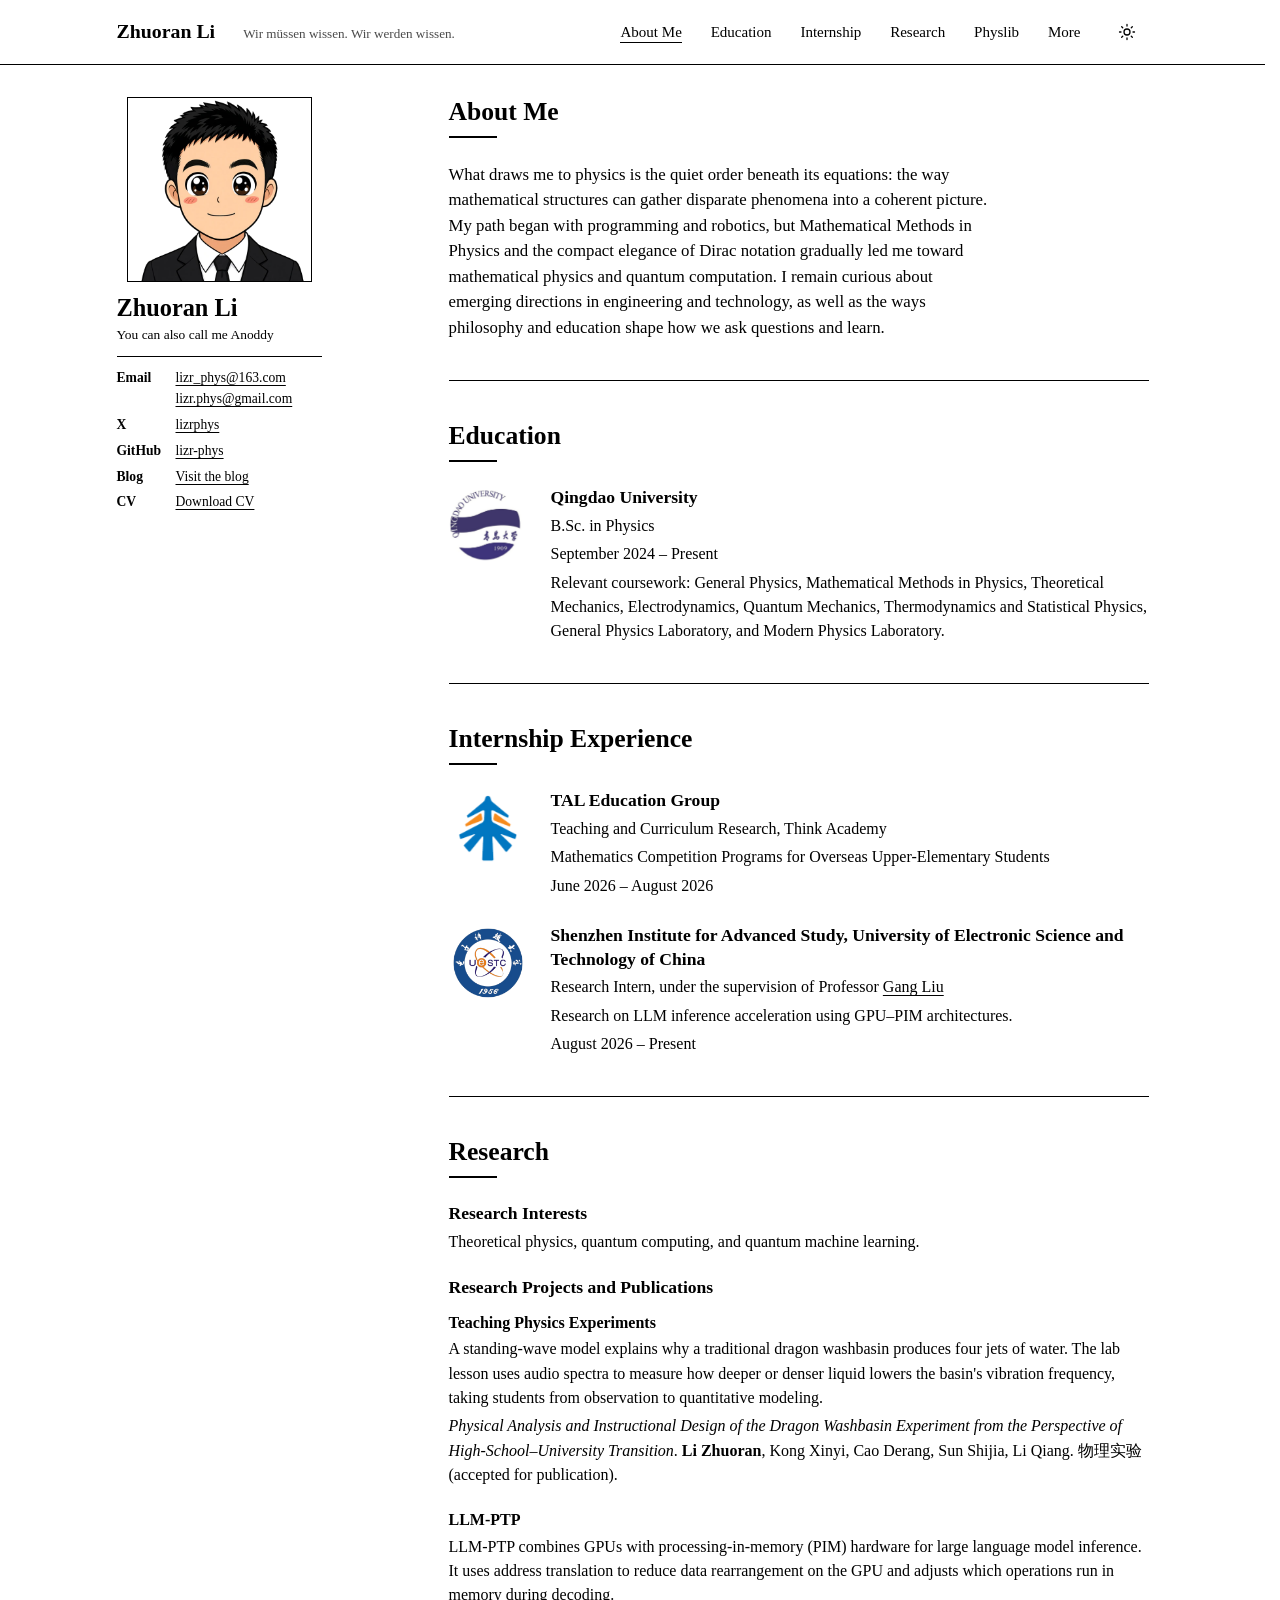
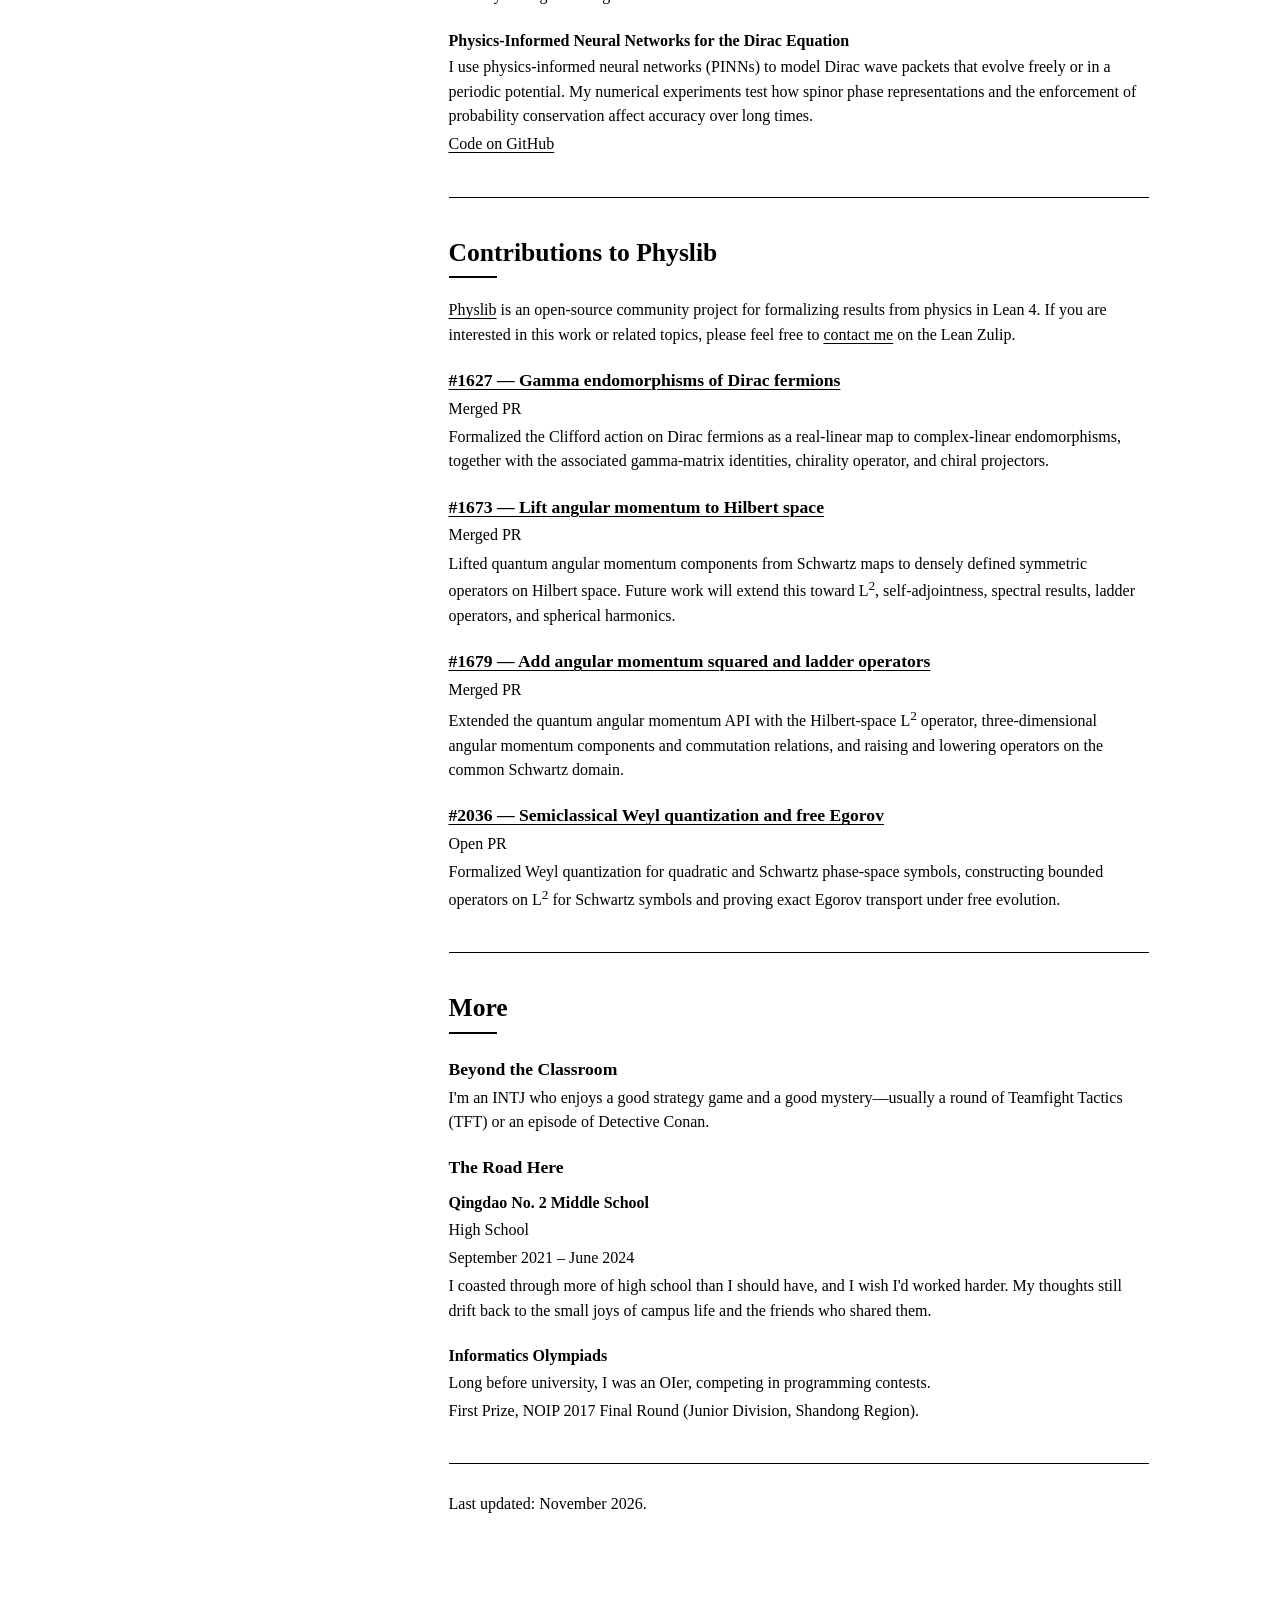
<file: index.html>
<!DOCTYPE html>
<html lang="en">
<head>
  <meta charset="UTF-8">
  <meta name="viewport" content="width=device-width, initial-scale=1.0">
  <meta name="description" content="Personal homepage of Zhuoran Li, undergraduate student in Physics at Qingdao University.">
  <title>Zhuoran Li</title>
  <link rel="icon" href="data:,">
  <script src="theme.js?v=20261119-theme-session"></script>
  <link rel="stylesheet" href="style.css?v=20261126-more">
  <script src="home-nav.js?v=20261121-nav-click" defer></script>
</head>
<body id="top">
  <header class="topbar">
    <nav class="section-nav home-nav" aria-label="Section navigation">
      <div class="nav-identity">
        <a class="nav-name" href="./" aria-label="Zhuoran Li homepage">Zhuoran Li</a>
        <button class="nav-motto" type="button" lang="de" aria-label="Recommended Learning Resources: Wir müssen wissen. Wir werden wissen." aria-haspopup="dialog" aria-controls="textbook-access-dialog" commandfor="textbook-access-dialog" command="show-modal" data-textbook-access>Wir müssen wissen. Wir werden wissen.</button>
      </div>
      <div class="nav-links">
        <a href="#about"><span class="nav-label">About Me<span class="nav-link-line" aria-hidden="true"></span></span></a>
        <a href="#education"><span class="nav-label">Education<span class="nav-link-line" aria-hidden="true"></span></span></a>
        <a href="#internship"><span class="nav-label">Internship<span class="nav-link-line" aria-hidden="true"></span></span></a>
        <a href="#research"><span class="nav-label">Research<span class="nav-link-line" aria-hidden="true"></span></span></a>
        <a href="#contributions"><span class="nav-label">Physlib<span class="nav-link-line" aria-hidden="true"></span></span></a>
        <a href="#more"><span class="nav-label">More<span class="nav-link-line" aria-hidden="true"></span></span></a>
      </div>
      <button class="theme-toggle" type="button" aria-label="Dark mode" aria-pressed="false" hidden></button>
    </nav>
  </header>

  <main class="site-shell">
    <aside class="profile-column" aria-label="Profile and contact information">
      <div class="profile-sticky">
        <img
          class="profile-image"
          src="assets/avatar-560.webp"
          alt="Illustrated portrait of Zhuoran Li smiling"
          width="560"
          height="560"
        >

        <div class="profile-heading">
          <h1>Zhuoran Li</h1>
          <p>You can also call me Anoddy</p>
          <button class="profile-motto" type="button" lang="de" aria-label="Recommended Learning Resources: Wir müssen wissen. Wir werden wissen." aria-haspopup="dialog" aria-controls="textbook-access-dialog" commandfor="textbook-access-dialog" command="show-modal" data-textbook-access>Wir müssen wissen. Wir werden wissen.</button>
        </div>

        <dl class="profile-links">
          <div>
            <dt>Email</dt>
            <dd>
              <a href="mailto:lizr_phys@163.com">lizr_phys@163.com</a><br>
              <a href="mailto:lizr.phys@gmail.com">lizr.phys@gmail.com</a>
            </dd>
          </div>
          <div>
            <dt>X</dt>
            <dd><a href="https://x.com/lizrphys" target="_blank" rel="noopener noreferrer">lizrphys</a></dd>
          </div>
          <div>
            <dt>GitHub</dt>
            <dd><a href="https://github.com/lizr-phys" target="_blank" rel="noopener noreferrer">lizr-phys</a></dd>
          </div>
          <div>
            <dt>Blog</dt>
            <dd><a href="blog/">Visit the blog</a></dd>
          </div>
          <div>
            <dt>CV</dt>
            <dd><a href="assets/Zhuoran_Li.pdf">Download CV</a></dd>
          </div>
        </dl>
      </div>
    </aside>

    <div class="content-column">
      <section id="about" aria-labelledby="about-heading">
        <h2 id="about-heading">About Me</h2>
        <p class="lead">
          What draws me to physics is the quiet order beneath its equations: the way mathematical structures can gather disparate phenomena into a coherent picture. My path began with programming and robotics, but Mathematical Methods in Physics and the compact elegance of Dirac notation gradually led me toward mathematical physics and quantum computation. I remain curious about emerging directions in engineering and technology, as well as the ways philosophy and education shape how we ask questions and learn.
        </p>
      </section>

      <section id="education" aria-labelledby="education-heading">
        <h2 id="education-heading">Education</h2>
        <article class="institution-entry">
          <a
            class="logo-frame"
            href="https://www.qdu.edu.cn/"
            target="_blank"
            rel="noopener noreferrer"
            aria-label="Visit the official Qingdao University website"
          >
            <img
              class="institution-logo qdu-logo"
              src="assets/qingdao-university-logo.jpg"
              alt="Qingdao University emblem"
              width="540"
              height="397"
              loading="lazy"
            >
          </a>
          <div class="entry-content">
            <h3>Qingdao University</h3>
            <p>B.Sc. in Physics</p>
            <p class="entry-date"><time datetime="2024-09">September 2024</time> &ndash; Present</p>
            <p>Relevant coursework: General Physics, Mathematical Methods in Physics, Theoretical Mechanics, Electrodynamics, Quantum Mechanics, Thermodynamics and Statistical Physics, General Physics Laboratory, and Modern Physics Laboratory.</p>
          </div>
        </article>
      </section>

      <section id="internship" aria-labelledby="internship-heading">
        <h2 id="internship-heading">Internship Experience</h2>
        <article class="institution-entry">
          <a
            class="logo-frame tal-logo-frame"
            href="https://www.tal.com/en-us"
            target="_blank"
            rel="noopener noreferrer"
            aria-label="Visit the official TAL Education Group website"
          >
            <img
              class="institution-logo tal-logo"
              src="assets/tal-education-logo.png"
              alt="TAL Education Group logo"
              width="750"
              height="188"
              loading="lazy"
            >
          </a>
          <div class="entry-content">
            <h3>TAL Education Group</h3>
            <p>Teaching and Curriculum Research, Think Academy</p>
            <p>Mathematics Competition Programs for Overseas Upper-Elementary Students</p>
            <p class="entry-date"><time datetime="2026-06">June 2026</time> &ndash; <time datetime="2026-08">August 2026</time></p>
          </div>
        </article>
        <article class="institution-entry">
          <a
            class="logo-frame"
            href="https://sias.uestc.edu.cn/"
            target="_blank"
            rel="noopener noreferrer"
            aria-label="Visit the official Shenzhen Institute for Advanced Study website"
          >
            <img
              class="institution-logo uestc-logo"
              src="assets/uestc-logo.webp"
              alt="University of Electronic Science and Technology of China emblem"
              width="512"
              height="512"
              loading="lazy"
            >
          </a>
          <div class="entry-content">
            <h3>Shenzhen Institute for Advanced Study, University of Electronic Science and Technology of China</h3>
            <p>Research Intern, under the supervision of Professor 
              <a href="https://faculty.uestc.edu.cn/liugang12/zh_CN/index.htm"
                target="_blank"
                rel="noopener noreferrer">Gang Liu</a>
            </p>
            <p>Research on LLM inference acceleration using GPU&ndash;PIM architectures.</p>
            <p class="entry-date"><time datetime="2026-08">August 2026</time> &ndash; Present</p>
          </div>
        </article>
      </section>

      <section id="research" aria-labelledby="research-heading">
        <h2 id="research-heading">Research</h2>

        <div class="research-block">
          <h3>Research Interests</h3>
          <p>Theoretical physics, quantum computing, and quantum machine learning.</p>
        </div>

        <div class="research-block">
          <h3>Research Projects and Publications</h3>
          <article class="research-project entry-content" aria-labelledby="dragon-washbasin-heading">
            <h4 id="dragon-washbasin-heading">Teaching Physics Experiments</h4>
            <p>
              A standing-wave model explains why a traditional dragon washbasin produces four jets of water.
              The lab lesson uses audio spectra to measure how deeper or denser liquid lowers the basin's vibration frequency, taking students from observation to quantitative modeling.
            </p>
            <p>
              <cite>Physical Analysis and Instructional Design of the Dragon Washbasin Experiment from the Perspective of High-School&ndash;University Transition</cite>.
              <strong>Li Zhuoran</strong>, Kong Xinyi, Cao Derang, Sun Shijia, Li Qiang.
              <span lang="zh-CN">物理实验</span> (accepted for publication).
            </p>
          </article>
          <article class="research-project entry-content" aria-labelledby="llm-ptp-heading">
            <h4 id="llm-ptp-heading">LLM-PTP</h4>
            <p>
              LLM-PTP combines GPUs with processing-in-memory (PIM) hardware for large language model inference.
              It uses address translation to reduce data rearrangement on the GPU and adjusts which operations run in memory during decoding.
            </p>
          </article>
          <article class="research-project entry-content" aria-labelledby="dirac-pinn-heading">
            <h4 id="dirac-pinn-heading">Physics-Informed Neural Networks for the Dirac Equation</h4>
            <p>I use physics-informed neural networks (PINNs) to model Dirac wave packets that evolve freely or in a periodic potential. My numerical experiments test how spinor phase representations and the enforcement of probability conservation affect accuracy over long times.</p>
            <p><a href="https://github.com/lizr-phys/PINN-for-Dirac-Equation" target="_blank" rel="noopener noreferrer">Code on GitHub</a></p>
          </article>
        </div>
      </section>

      <section id="contributions" aria-labelledby="contributions-heading">
        <h2 id="contributions-heading">Contributions to Physlib</h2>
        <p class="contribution-project">
          <a href="https://physlib.io/" target="_blank" rel="noopener noreferrer">Physlib</a> is an open-source community project for formalizing results from physics in Lean 4. If you are interested in this work or related topics, please feel free to <a href="https://leanprover.zulipchat.com/#user/1204485" target="_blank" rel="noopener noreferrer">contact me</a> on the Lean Zulip.
        </p>
        <article class="contribution-entry entry-content">
          <h3>
            <a href="https://github.com/leanprover-community/physlib/pull/1627" target="_blank" rel="noopener noreferrer">
              #1627 &mdash; Gamma endomorphisms of Dirac fermions
            </a>
          </h3>
          <p class="contribution-status">Merged PR</p>
          <p>Formalized the Clifford action on Dirac fermions as a real-linear map to complex-linear endomorphisms, together with the associated gamma-matrix identities, chirality operator, and chiral projectors.</p>
        </article>
        <article class="contribution-entry entry-content">
          <h3>
            <a href="https://github.com/leanprover-community/physlib/pull/1673" target="_blank" rel="noopener noreferrer">
              #1673 &mdash; Lift angular momentum to Hilbert space
            </a>
          </h3>
          <p class="contribution-status">Merged PR</p>
          <p>Lifted quantum angular momentum components from Schwartz maps to densely defined symmetric operators on Hilbert space. Future work will extend this toward L<sup>2</sup>, self-adjointness, spectral results, ladder operators, and spherical harmonics.</p>
        </article>
        <article class="contribution-entry entry-content">
          <h3>
            <a href="https://github.com/leanprover-community/physlib/pull/1679" target="_blank" rel="noopener noreferrer">
              #1679 &mdash; Add angular momentum squared and ladder operators
            </a>
          </h3>
          <p class="contribution-status">Merged PR</p>
          <p>Extended the quantum angular momentum API with the Hilbert-space L<sup>2</sup> operator, three-dimensional angular momentum components and commutation relations, and raising and lowering operators on the common Schwartz domain.</p>
        </article>
        <article class="contribution-entry entry-content">
          <h3>
            <a href="https://github.com/leanprover-community/physlib/pull/2036" target="_blank" rel="noopener noreferrer">
              #2036 &mdash; Semiclassical Weyl quantization and free Egorov
            </a>
          </h3>
          <p class="contribution-status">Open PR</p>
          <p>Formalized Weyl quantization for quadratic and Schwartz phase-space symbols, constructing bounded operators on L<sup>2</sup> for Schwartz symbols and proving exact Egorov transport under free evolution.</p>
        </article>
      </section>

      <section id="more" aria-labelledby="more-heading">
        <h2 id="more-heading">More</h2>
        <div class="more-block">
          <h3>Beyond the Classroom</h3>
          <p>I'm an INTJ who enjoys a good strategy game and a good mystery&mdash;usually a round of Teamfight Tactics (TFT) or an episode of Detective Conan.</p>
        </div>
        <div class="more-block">
          <h3>The Road Here</h3>
          <article class="entry-content">
            <h4>Qingdao No. 2 Middle School</h4>
            <p>High School</p>
            <p class="entry-date"><time datetime="2021-09">September 2021</time> &ndash; <time datetime="2024-06">June 2024</time></p>
            <p>I coasted through more of high school than I should have, and I wish I'd worked harder. My thoughts still drift back to the small joys of campus life and the friends who shared them.</p>
          </article>
          <article class="entry-content">
            <h4>Informatics Olympiads</h4>
            <p>Long before university, I was an OIer, competing in programming contests.</p>
            <p>First Prize, NOIP 2017 Final Round (Junior Division, Shandong Region).</p>
          </article>
        </div>
      </section>

      <footer class="site-footer">
        <p>Last updated: November 2026.</p>
      </footer>
    </div>
  </main>

  <dialog class="textbook-dialog" id="textbook-access-dialog" aria-labelledby="textbook-access-title">
    <form id="textbook-access-form" method="dialog" novalidate>
      <h2 id="textbook-access-title">Recommended Learning Resources</h2>
      <label for="textbook-answer">Which physicist do I admire most?</label>
      <input
        id="textbook-answer"
        name="answer"
        type="text"
        maxlength="120"
        autocomplete="off"
        autocapitalize="none"
        spellcheck="false"
        aria-describedby="textbook-access-error"
        autofocus
      >
      <p class="textbook-dialog-error" id="textbook-access-error" aria-live="polite"></p>
      <div class="textbook-dialog-actions">
        <button class="textbook-dialog-cancel" type="button" commandfor="textbook-access-dialog" command="close" data-textbook-cancel>Cancel</button>
        <button type="submit" disabled>Continue</button>
      </div>
      <noscript><p class="textbook-dialog-error">Enable JavaScript to check your answer.</p></noscript>
    </form>
  </dialog>
  <script>
    (() => {
      const dialog = document.getElementById("textbook-access-dialog");
      if (!dialog || typeof dialog.showModal !== "function") return;

      const form = document.getElementById("textbook-access-form");
      const answer = document.getElementById("textbook-answer");
      const error = document.getElementById("textbook-access-error");
      const acceptedAnswers = new Set([
        "dirac",
        "pauldirac",
        "pauladrienmauricedirac",
        "paulamdirac",
        "pamdirac",
        "\u72c4\u62c9\u514b",
        "\u4fdd\u7f57\u72c4\u62c9\u514b",
        "\u4fdd\u7f57\u963f\u5fb7\u91cc\u5b89\u83ab\u91cc\u65af\u72c4\u62c9\u514b",
        "\u4fdd\u7f85\u72c4\u62c9\u514b"
      ]);
      let trigger;

      const clearError = () => {
        error.textContent = "";
        answer.removeAttribute("aria-invalid");
      };

      document.querySelectorAll("[data-textbook-access]").forEach((button) => {
        button.addEventListener("click", (event) => {
          event.preventDefault();
          if (dialog.open) return;

          trigger = button;
          form.reset();
          clearError();
          dialog.showModal();
        });
      });

      form.addEventListener("submit", (event) => {
        event.preventDefault();
        const normalized = answer.value
          .normalize("NFKC")
          .toLowerCase()
          .replace(/[\s.,\u00b7\u2022\u30fb\u2010-\u2015-]+/g, "");

        if (!acceptedAnswers.has(normalized)) {
          error.textContent = normalized
            ? "Incorrect answer. Please try again."
            : "Please enter an answer.";
          answer.setAttribute("aria-invalid", "true");
          answer.focus();
          answer.select();
          return;
        }

        dialog.close();
        window.location.assign("resources/");
      });

      answer.addEventListener("input", clearError);
      dialog.querySelector("[data-textbook-cancel]").addEventListener("click", (event) => {
        event.preventDefault();
        dialog.close();
      });
      dialog.addEventListener("click", (event) => {
        if (event.target === dialog) dialog.close();
      });
      dialog.addEventListener("close", () => {
        trigger?.focus({ preventScroll: true });
      });
      form.querySelector('[type="submit"]').disabled = false;
    })();
  </script>
</body>
</html>
</file>
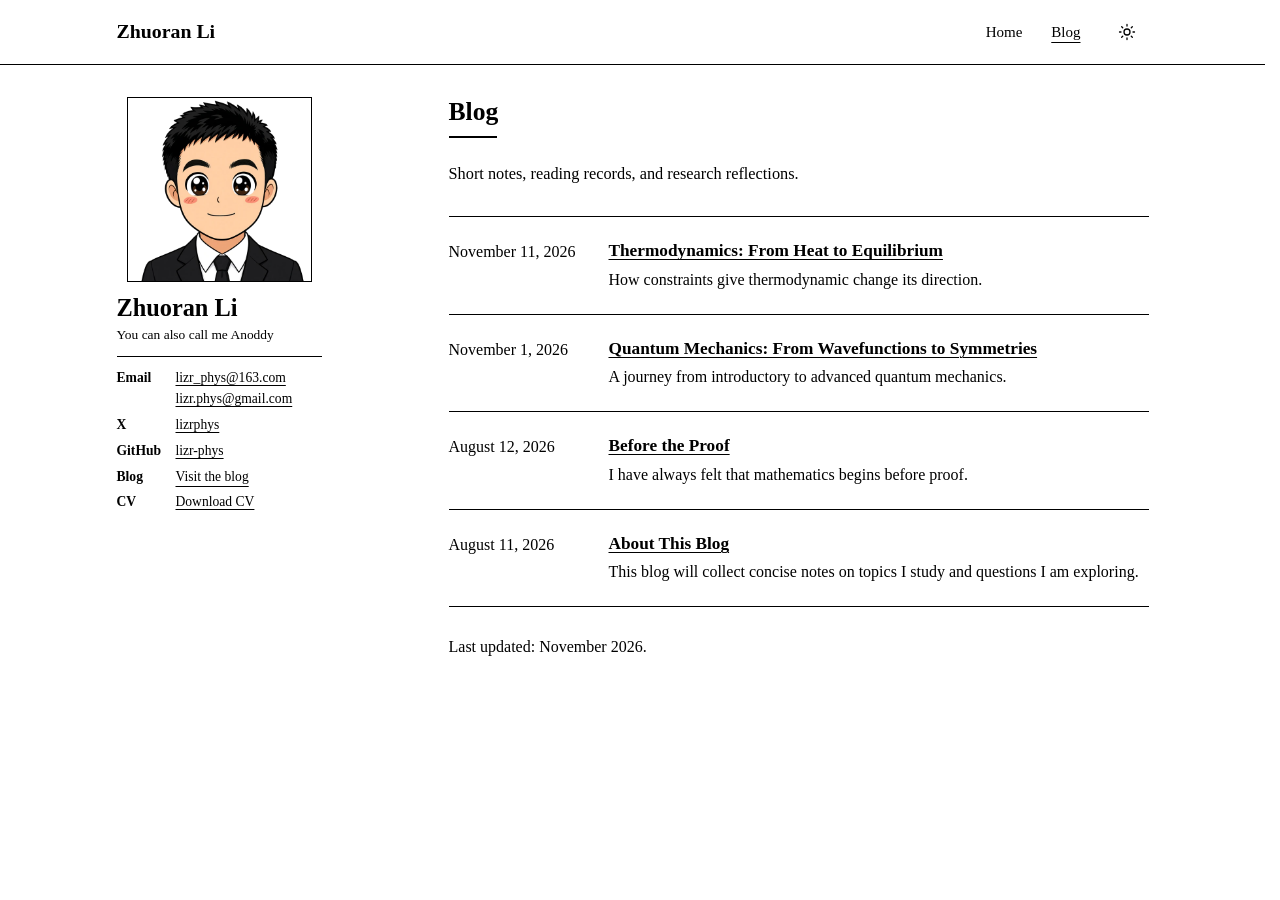
<file: blog/index.html>
<!DOCTYPE html>
<html lang="en">
<head>
  <meta charset="UTF-8">
  <meta name="viewport" content="width=device-width, initial-scale=1.0">
  <meta name="description" content="Academic notes by Zhuoran Li on physics, mathematics, computation, and education.">
  <title>Blog</title>
  <link rel="icon" href="data:,">
  <script src="../theme.js?v=20261119-theme-session"></script>
  <link rel="stylesheet" href="../style.css?v=20261121-nav-track">
  <link rel="stylesheet" href="blog.css?v=20261118-theme">
</head>
<body id="top">
  <header class="topbar">
    <nav class="section-nav blog-nav" aria-label="Blog navigation">
      <a class="nav-name" href="../" aria-label="Zhuoran Li homepage">Zhuoran Li</a>
      <div class="nav-links">
        <a href="../">Home</a>
        <a href="./" aria-current="page">Blog</a>
      </div>
      <button class="theme-toggle" type="button" aria-label="Dark mode" aria-pressed="false" hidden></button>
    </nav>
  </header>

  <main class="site-shell blog-shell">
    <aside class="profile-column" aria-label="Profile and contact information">
      <div class="profile-sticky">
        <img
          class="profile-image"
          src="../assets/avatar-560.webp"
          alt="Illustrated portrait of Zhuoran Li smiling"
          width="560"
          height="560"
        >

        <div class="profile-heading">
          <h1>Zhuoran Li</h1>
          <p>You can also call me Anoddy</p>
        </div>

        <dl class="profile-links">
          <div>
            <dt>Email</dt>
            <dd>
              <a href="mailto:lizr_phys@163.com">lizr_phys@163.com</a><br>
              <a href="mailto:lizr.phys@gmail.com">lizr.phys@gmail.com</a>
            </dd>
          </div>
          <div>
            <dt>X</dt>
            <dd><a href="https://x.com/lizrphys" target="_blank" rel="noopener noreferrer">lizrphys</a></dd>
          </div>
          <div>
            <dt>GitHub</dt>
            <dd><a href="https://github.com/lizr-phys" target="_blank" rel="noopener noreferrer">lizr-phys</a></dd>
          </div>
          <div>
            <dt>Blog</dt>
            <dd><a href="./" aria-current="page">Visit the blog</a></dd>
          </div>
          <div>
            <dt>CV</dt>
            <dd><a href="../assets/Zhuoran_Li.pdf">Download CV</a></dd>
          </div>
        </dl>
      </div>
    </aside>

    <div class="content-column blog-content">
      <section id="blog" aria-labelledby="blog-heading">
        <h2 id="blog-heading">Blog</h2>
        <p class="blog-introduction">Short notes, reading records, and research reflections.</p>

        <ol class="post-list">
          <li>
            <time datetime="2026-11-11">November 11, 2026</time>
            <article>
              <h3><a href="thermodynamics-from-heat-to-equilibrium/">Thermodynamics: From Heat to Equilibrium</a></h3>
              <p>How constraints give thermodynamic change its direction.</p>
            </article>
          </li>
          <li>
            <time datetime="2026-11-01">November 1, 2026</time>
            <article>
              <h3><a href="quantum-mechanics-from-wavefunctions-to-symmetries/">Quantum Mechanics: From Wavefunctions to Symmetries</a></h3>
              <p>A journey from introductory to advanced quantum mechanics.</p>
            </article>
          </li>
          <li>
            <time datetime="2026-08-12">August 12, 2026</time>
            <article>
              <h3><a href="before-the-proof/">Before the Proof</a></h3>
              <p>I have always felt that mathematics begins before proof.</p>
            </article>
          </li>
          <li>
            <time datetime="2026-08-11">August 11, 2026</time>
            <article>
              <h3><a href="about-this-blog/">About This Blog</a></h3>
              <p>This blog will collect concise notes on topics I study and questions I am exploring.</p>
            </article>
          </li>
        </ol>
      </section>

      <footer class="site-footer">
        <p>Last updated: November 2026.</p>
      </footer>
    </div>
  </main>
</body>
</html>
</file>
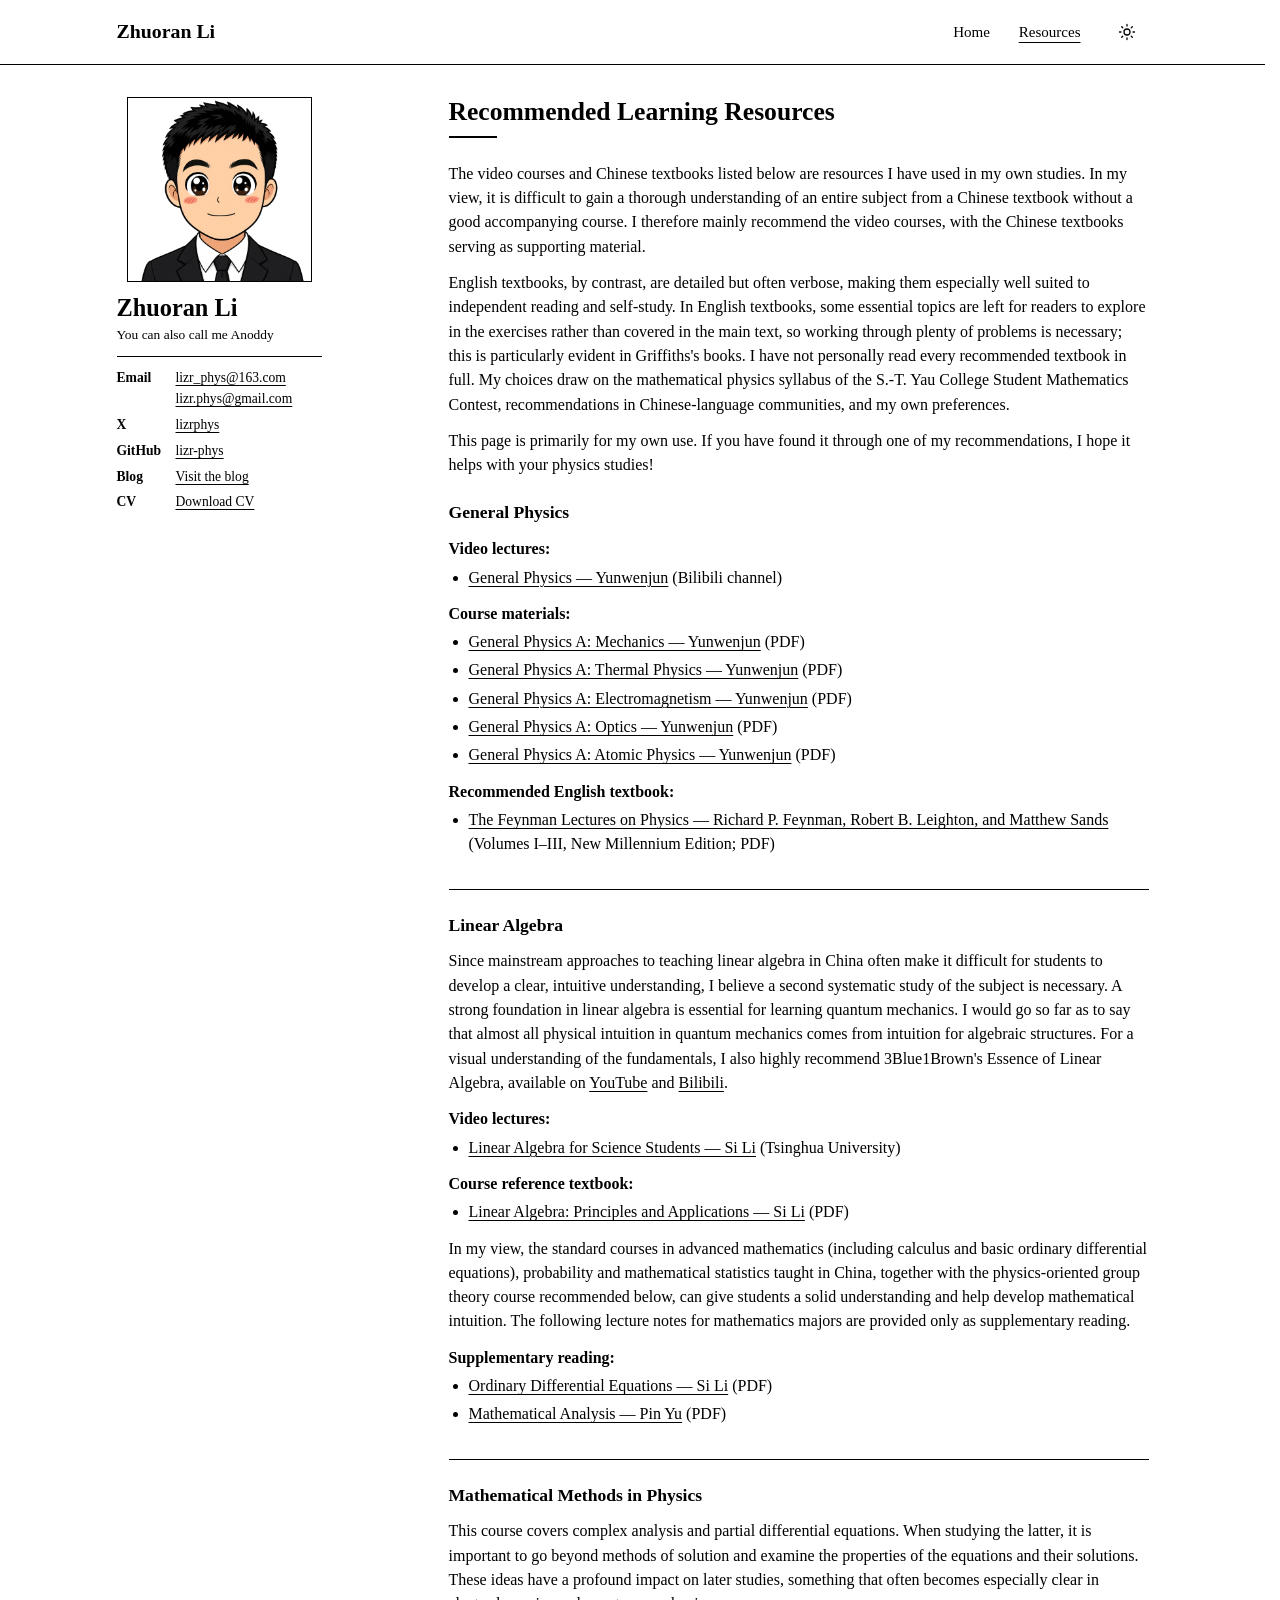
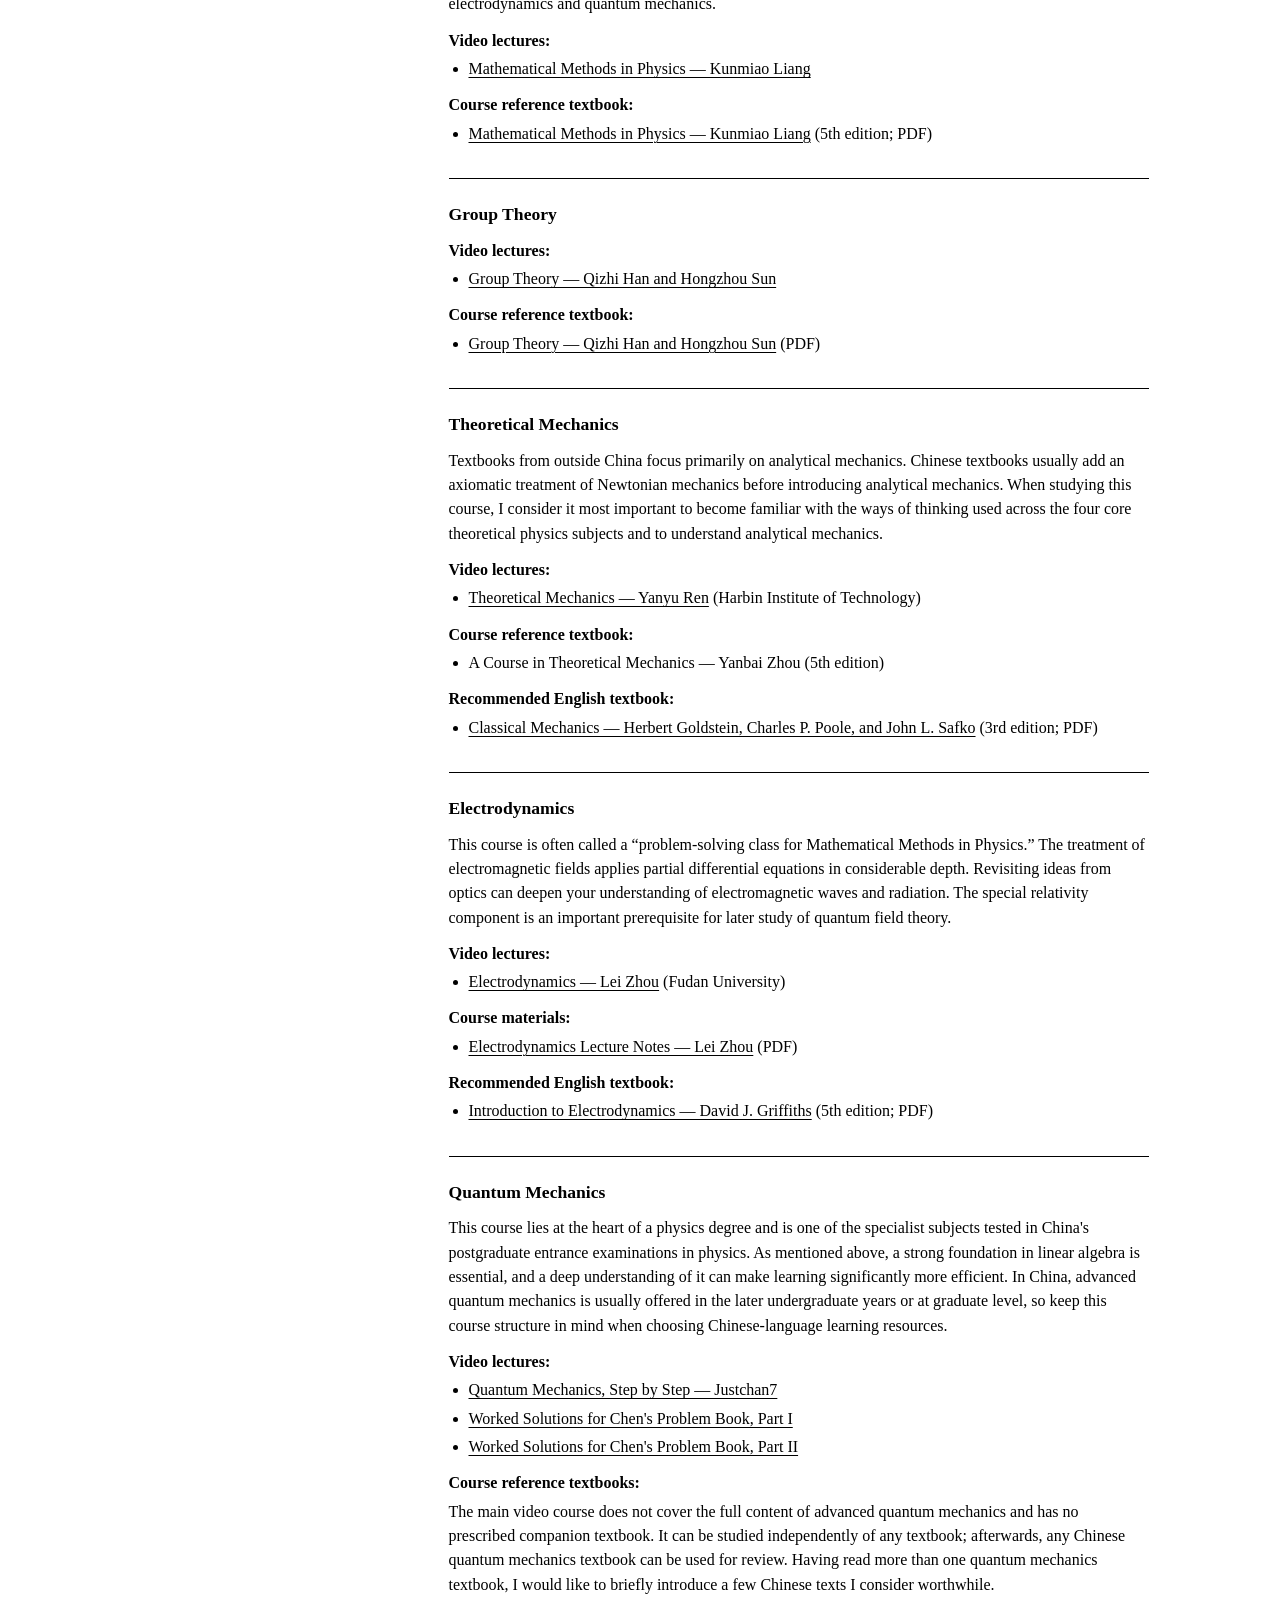
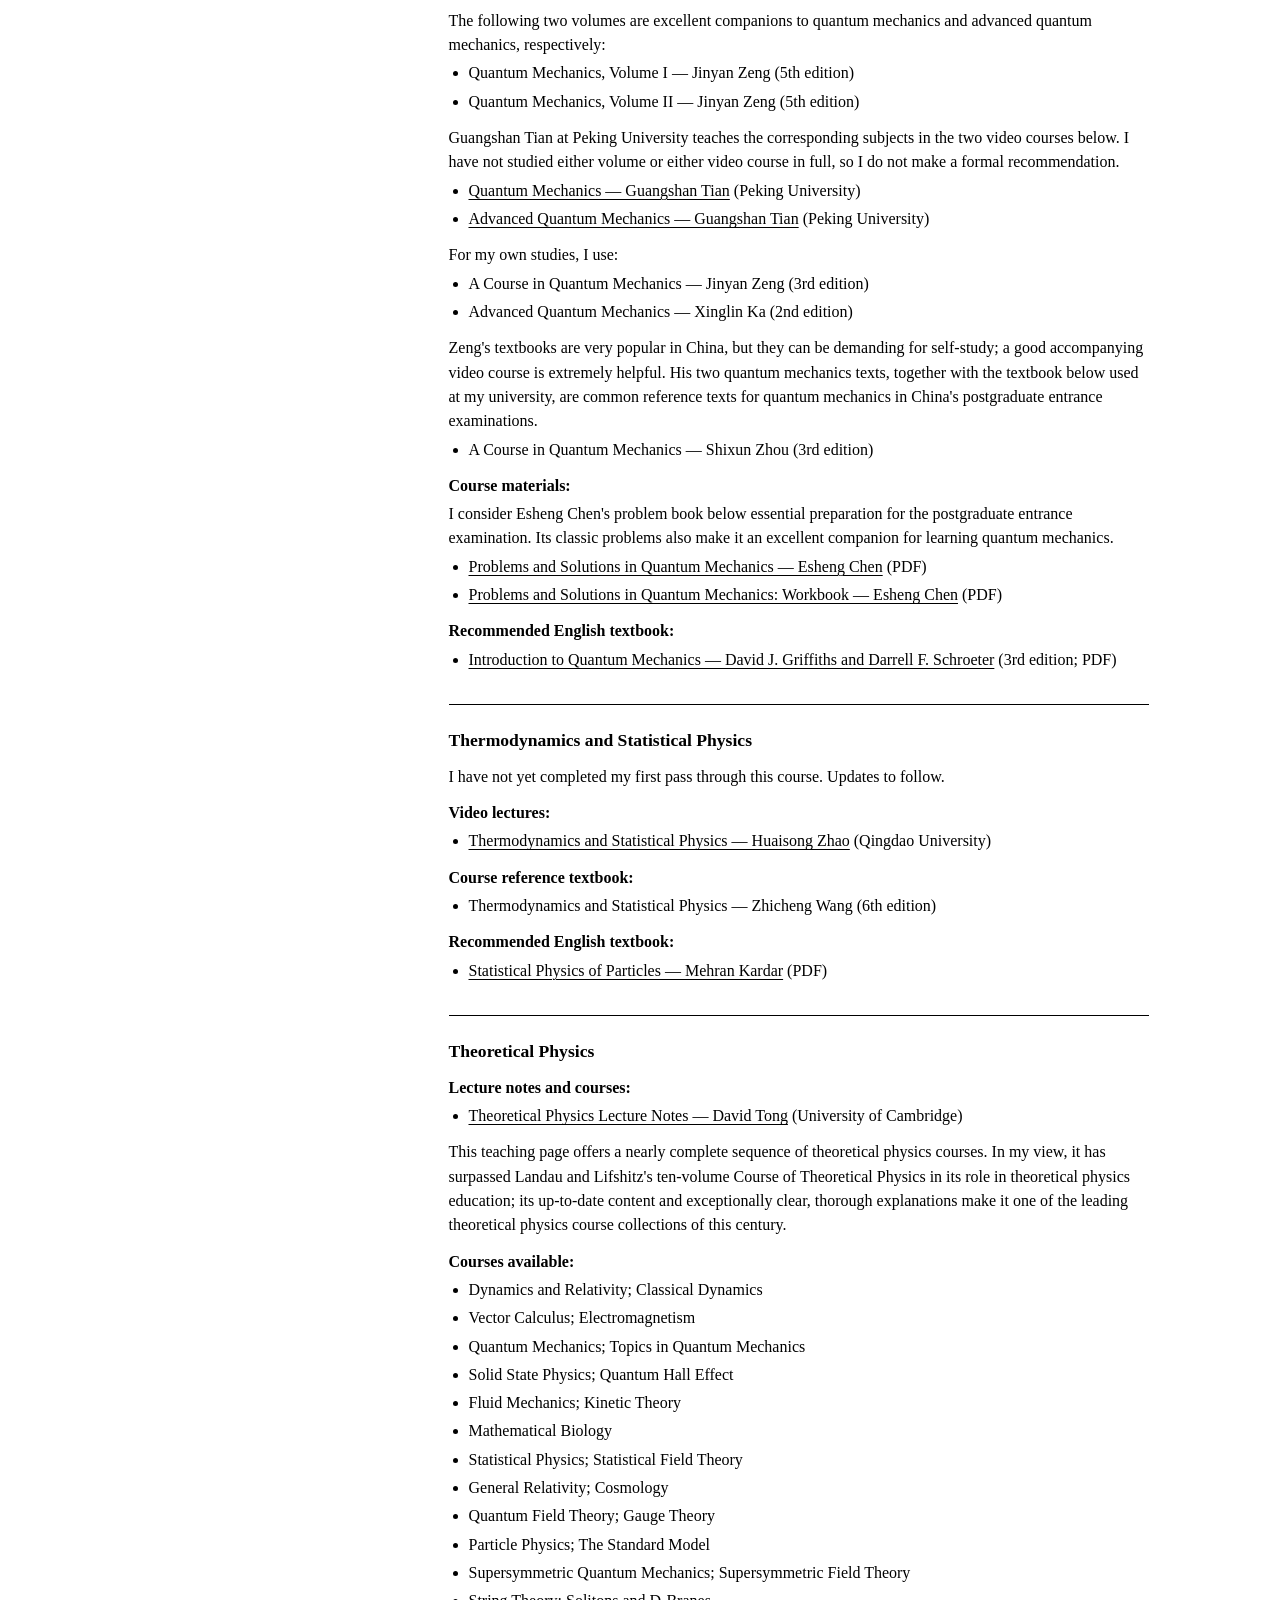
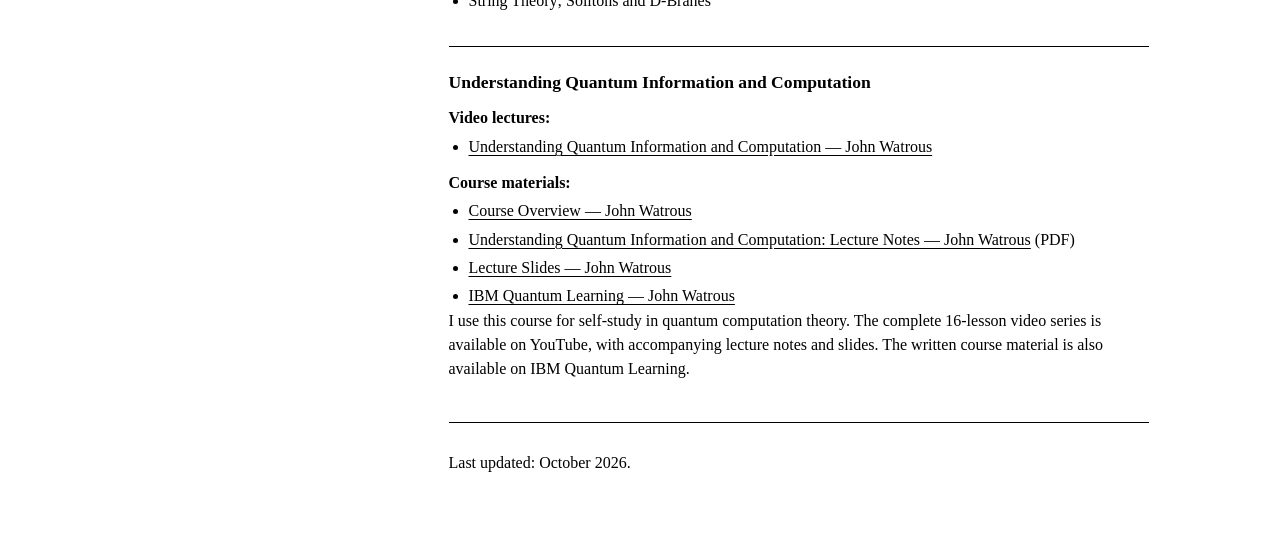
<file: materials/index.html>
<!DOCTYPE html>
<html lang="en">
<head>
  <meta charset="UTF-8">
  <meta name="viewport" content="width=device-width, initial-scale=1.0">
  <title>Resources</title>
  <link rel="canonical" href="https://lizr-phys.github.io/resources/">
  <meta http-equiv="refresh" content="0; url=../resources/">
  <script>
    window.location.replace("../resources/" + window.location.search + window.location.hash);
  </script>
</head>
<body>
  <p>This page has moved to <a href="../resources/">Resources</a>.</p>
</body>
</html>
</file>
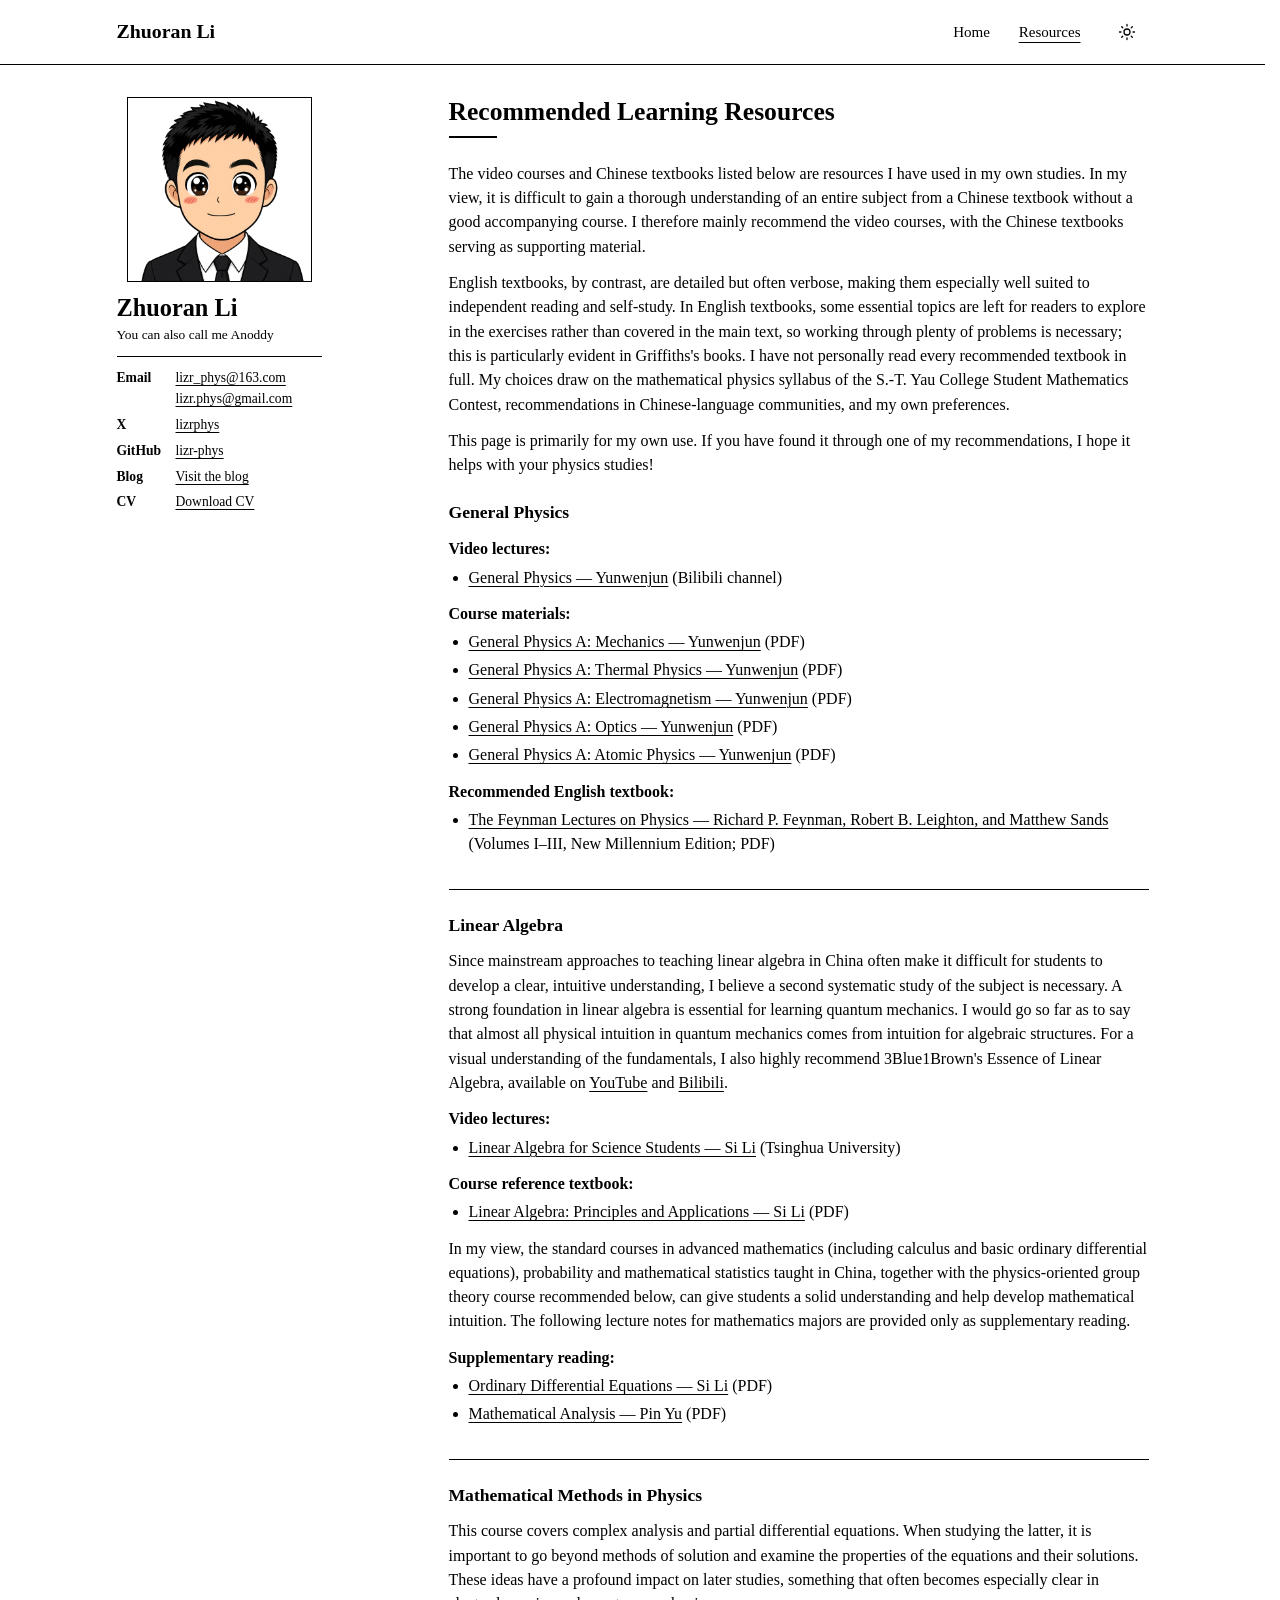
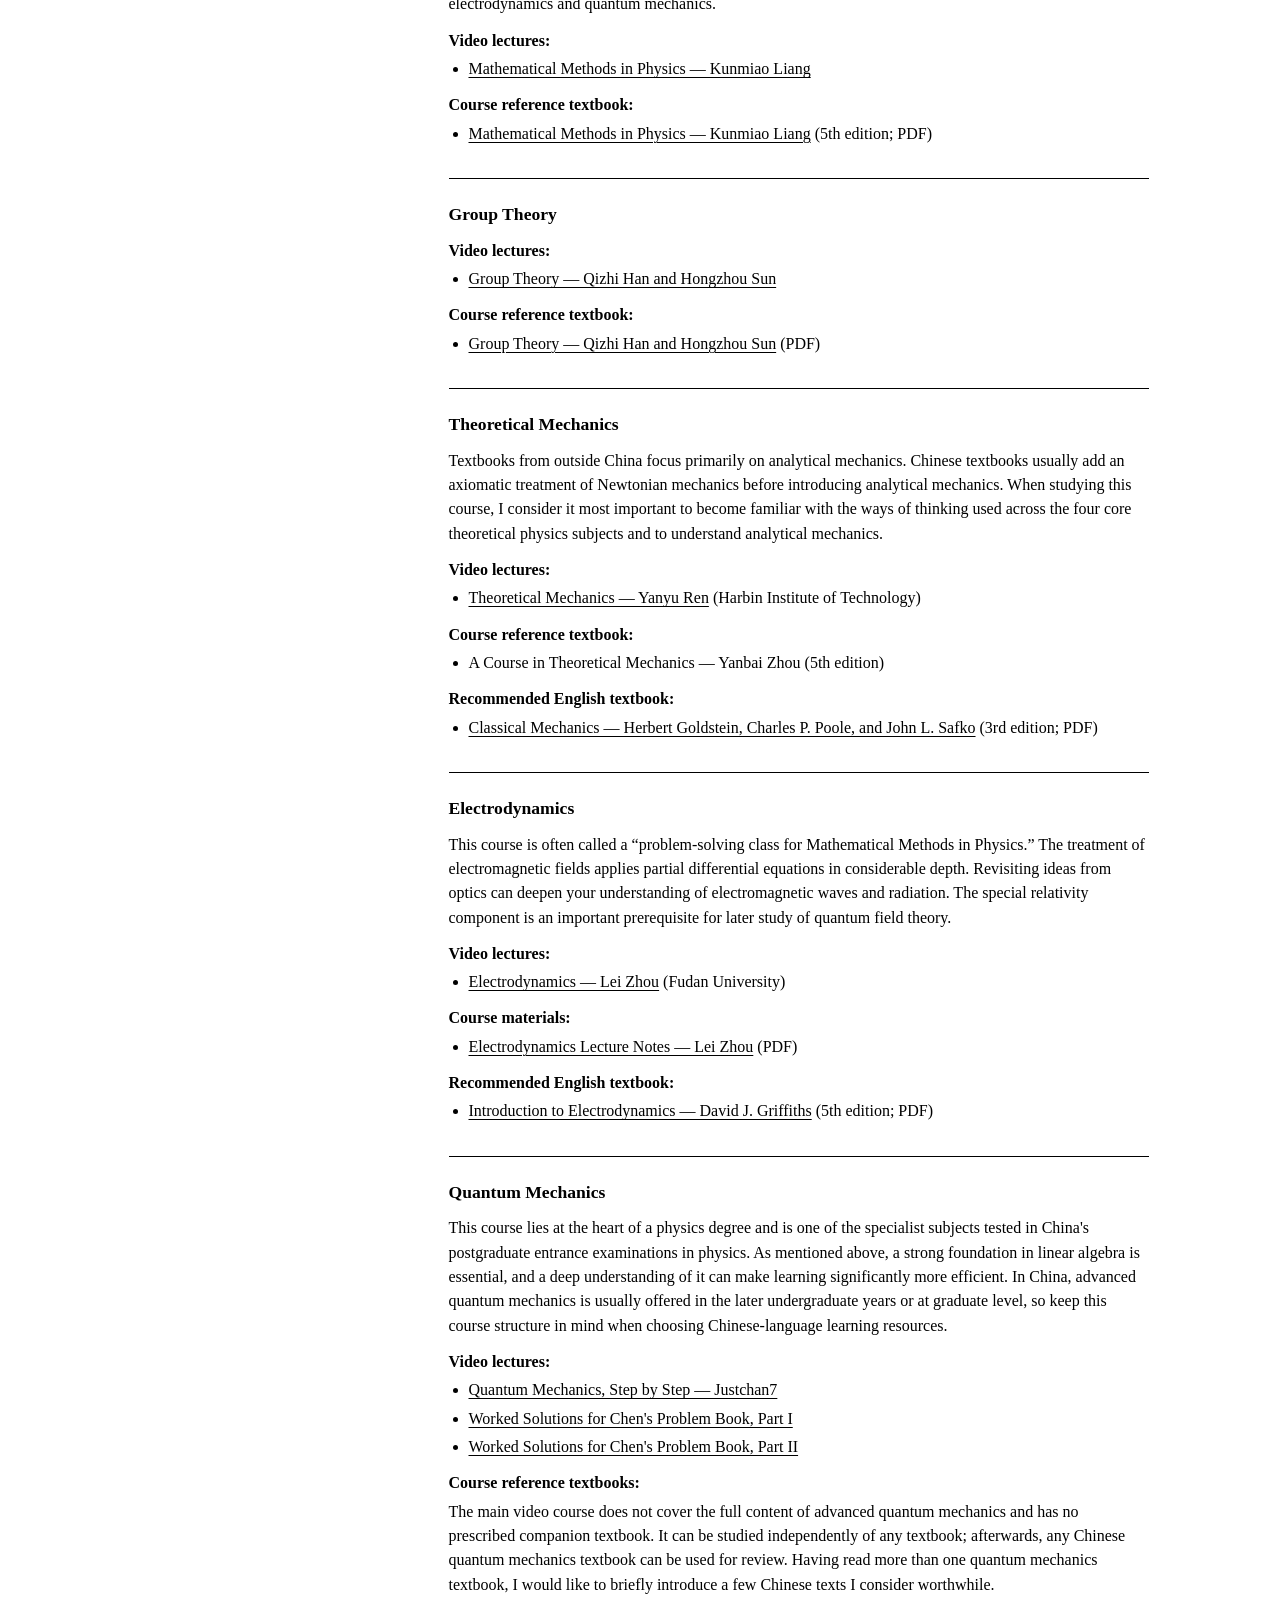
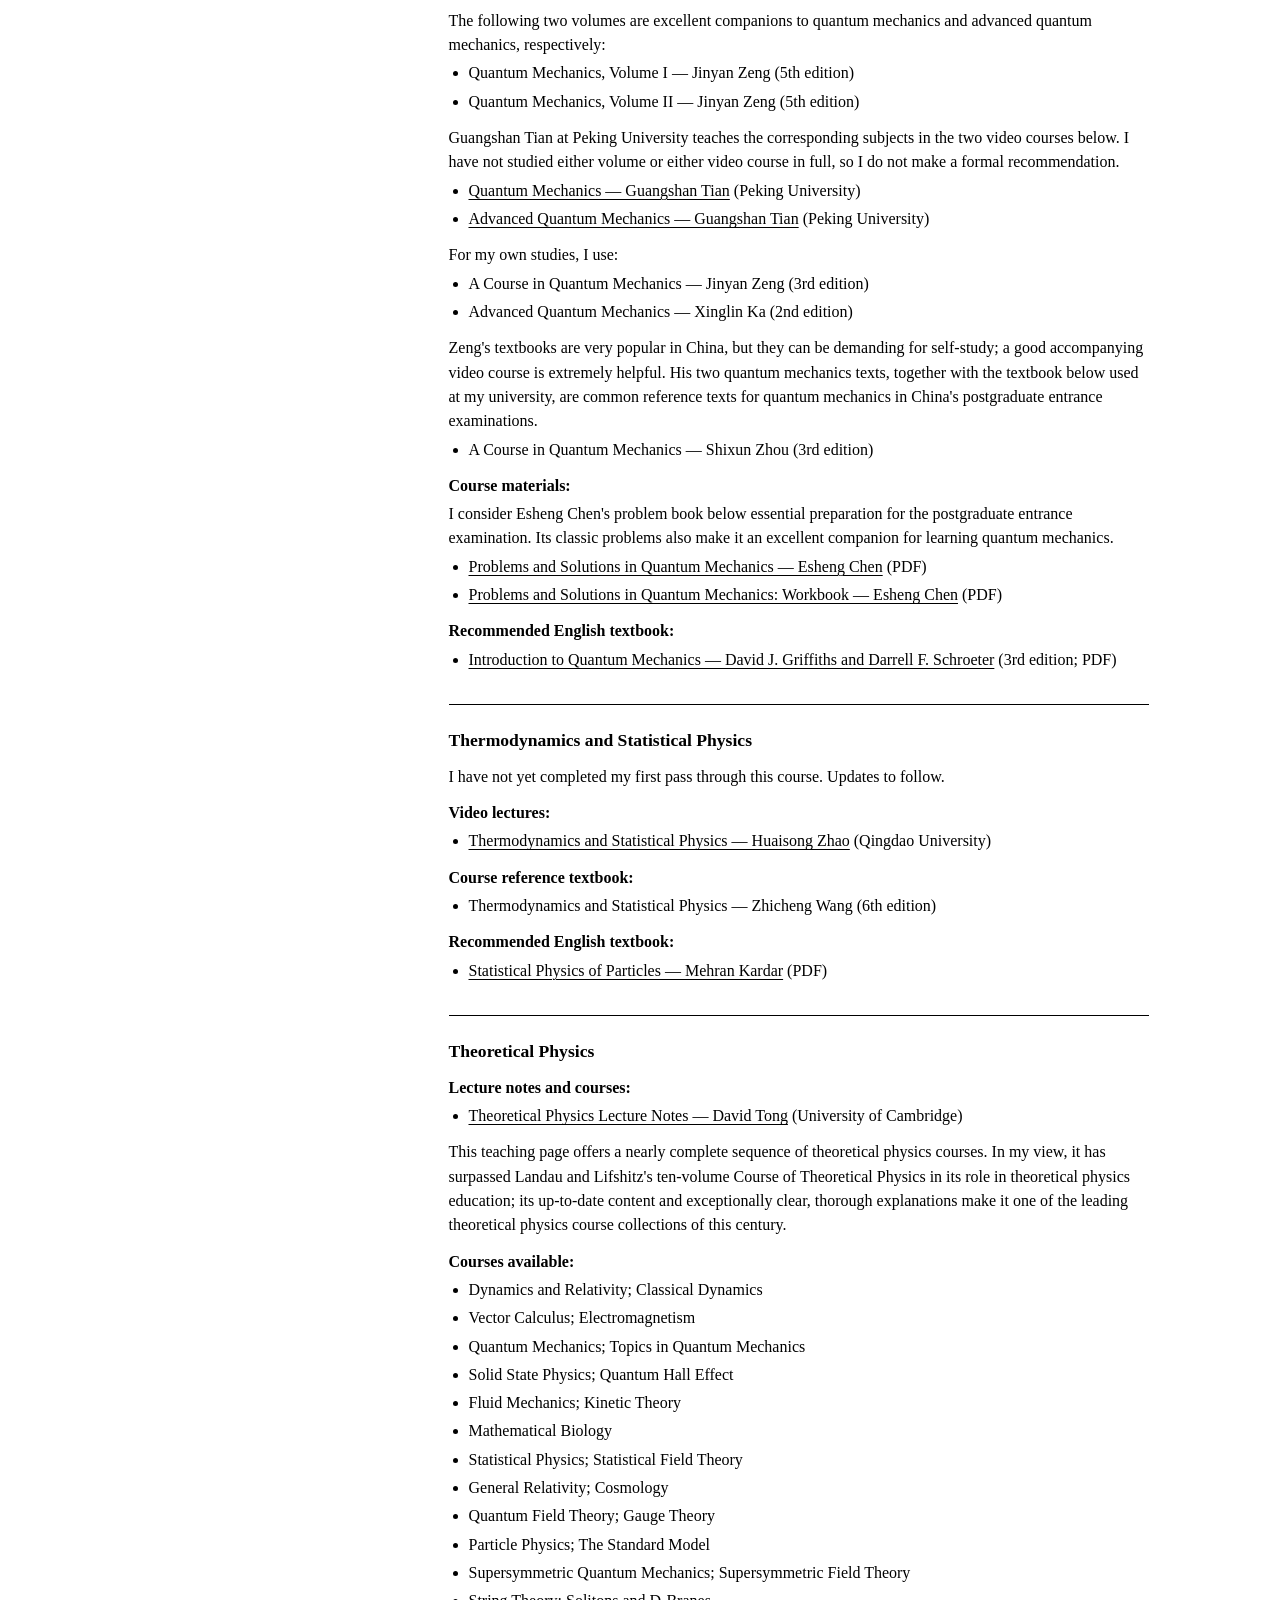
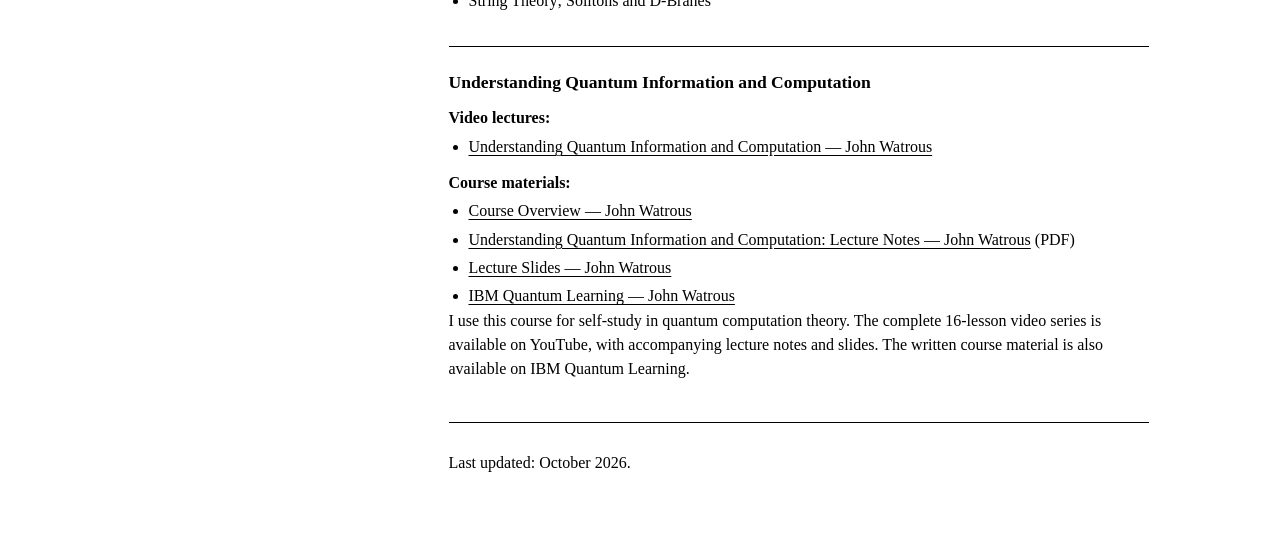
<file: resources/index.html>
<!DOCTYPE html>
<html lang="en">
<head>
  <meta charset="UTF-8">
  <meta name="viewport" content="width=device-width, initial-scale=1.0">
  <meta name="description" content="Recommended learning resources selected by Zhuoran Li, including online courses, lecture notes, and physics textbooks.">
  <title>Resources</title>
  <link rel="icon" href="data:,">
  <script src="../theme.js?v=20261119-theme-session"></script>
  <link rel="stylesheet" href="../style.css?v=20261121-nav-track">
  <link rel="stylesheet" href="resources.css?v=20261118-theme">
</head>
<body id="top">
  <header class="topbar">
    <nav class="section-nav materials-nav" aria-label="Resources navigation">
      <a class="nav-name" href="../" aria-label="Zhuoran Li homepage">Zhuoran Li</a>
      <div class="nav-links">
        <a href="../">Home</a>
        <a href="./" aria-current="page">Resources</a>
      </div>
      <button class="theme-toggle" type="button" aria-label="Dark mode" aria-pressed="false" hidden></button>
    </nav>
  </header>

  <main class="site-shell">
    <aside class="profile-column" aria-label="Profile and contact information">
      <div class="profile-sticky">
        <img
          class="profile-image"
          src="../assets/avatar-560.webp"
          alt="Illustrated portrait of Zhuoran Li smiling"
          width="560"
          height="560"
        >

        <div class="profile-heading">
          <h1>Zhuoran Li</h1>
          <p>You can also call me Anoddy</p>
        </div>

        <dl class="profile-links">
          <div>
            <dt>Email</dt>
            <dd>
              <a href="mailto:lizr_phys@163.com">lizr_phys@163.com</a><br>
              <a href="mailto:lizr.phys@gmail.com">lizr.phys@gmail.com</a>
            </dd>
          </div>
          <div>
            <dt>X</dt>
            <dd><a href="https://x.com/lizrphys" target="_blank" rel="noopener noreferrer">lizrphys</a></dd>
          </div>
          <div>
            <dt>GitHub</dt>
            <dd><a href="https://github.com/lizr-phys" target="_blank" rel="noopener noreferrer">lizr-phys</a></dd>
          </div>
          <div>
            <dt>Blog</dt>
            <dd><a href="../blog/">Visit the blog</a></dd>
          </div>
          <div>
            <dt>CV</dt>
            <dd><a href="../assets/Zhuoran_Li.pdf">Download CV</a></dd>
          </div>
        </dl>
      </div>
    </aside>

    <div class="content-column materials-content">
      <section id="learning-resources" aria-labelledby="learning-resources-heading">
        <h2 id="learning-resources-heading">Recommended Learning Resources</h2>
        <div class="materials-intro">
          <p>The video courses and Chinese textbooks listed below are resources I have used in my own studies. In my view, it is difficult to gain a thorough understanding of an entire subject from a Chinese textbook without a good accompanying course. I therefore mainly recommend the video courses, with the Chinese textbooks serving as supporting material.</p>
          <p>English textbooks, by contrast, are detailed but often verbose, making them especially well suited to independent reading and self-study. In English textbooks, some essential topics are left for readers to explore in the exercises rather than covered in the main text, so working through plenty of problems is necessary; this is particularly evident in Griffiths's books. I have not personally read every recommended textbook in full. My choices draw on the mathematical physics syllabus of the S.-T. Yau College Student Mathematics Contest, recommendations in Chinese-language communities, and my own preferences.</p>
          <p>This page is primarily for my own use. If you have found it through one of my recommendations, I hope it helps with your physics studies!</p>
        </div>

        <div class="materials-group" id="courses">
          <ul class="materials-list">
            <li class="materials-entry entry-content" id="general-physics">
              <h4>General Physics</h4>
              <div class="resource-block">
                <p><strong>Video lectures:</strong></p>
                <ul class="resource-files">
                  <li><a href="https://space.bilibili.com/52663683" target="_blank" rel="noopener noreferrer">General Physics &mdash; Yunwenjun</a> (Bilibili channel)</li>
                </ul>
              </div>
              <div class="resource-block">
                <p><strong>Course materials:</strong></p>
                <ul class="resource-files">
                  <li><a href="../materials/files/General%20Physics%20A%20-%20Mechanics.pdf" download="General Physics A - Mechanics.pdf">General Physics A: Mechanics &mdash; Yunwenjun</a> (PDF)</li>
                  <li><a href="../materials/files/General%20Physics%20A%20-%20Thermal%20Physics.pdf" download="General Physics A - Thermal Physics.pdf">General Physics A: Thermal Physics &mdash; Yunwenjun</a> (PDF)</li>
                  <li><a href="../materials/files/General%20Physics%20A%20-%20Electromagnetism.pdf" download="General Physics A - Electromagnetism.pdf">General Physics A: Electromagnetism &mdash; Yunwenjun</a> (PDF)</li>
                  <li><a href="../materials/files/General%20Physics%20A%20-%20Optics.pdf" download="General Physics A - Optics.pdf">General Physics A: Optics &mdash; Yunwenjun</a> (PDF)</li>
                  <li><a href="../materials/files/General%20Physics%20A%20-%20Atomic%20Physics.pdf" download="General Physics A - Atomic Physics.pdf">General Physics A: Atomic Physics &mdash; Yunwenjun</a> (PDF)</li>
                </ul>
              </div>
              <div class="resource-block">
                <p><strong>Recommended English textbook:</strong></p>
                <ul class="resource-files">
                  <li><a href="../materials/files/The%20Feynman%20Lectures%20on%20Physics.pdf" download="The Feynman Lectures on Physics.pdf">The Feynman Lectures on Physics &mdash; Richard P. Feynman, Robert B. Leighton, and Matthew Sands</a> (Volumes I&ndash;III, New Millennium Edition; PDF)</li>
                </ul>
              </div>
            </li>
            <li class="materials-entry entry-content" id="linear-algebra">
              <h4>Linear Algebra</h4>
              <div class="resource-block">
                <p>Since mainstream approaches to teaching linear algebra in China often make it difficult for students to develop a clear, intuitive understanding, I believe a second systematic study of the subject is necessary. A strong foundation in linear algebra is essential for learning quantum mechanics. I would go so far as to say that almost all physical intuition in quantum mechanics comes from intuition for algebraic structures. For a visual understanding of the fundamentals, I also highly recommend 3Blue1Brown's Essence of Linear Algebra, available on <a href="https://www.youtube.com/watch?v=fNk_zzaMoSs" target="_blank" rel="noopener noreferrer">YouTube</a> and <a href="https://www.bilibili.com/video/BV1Ys411k7yQ/" target="_blank" rel="noopener noreferrer">Bilibili</a>.</p>
              </div>
              <div class="resource-block">
                <p><strong>Video lectures:</strong></p>
                <ul class="resource-files">
                  <li><a href="https://www.bilibili.com/video/BV1F764YmEHA/" target="_blank" rel="noopener noreferrer">Linear Algebra for Science Students &mdash; Si Li</a> (Tsinghua University)</li>
                </ul>
              </div>
              <div class="resource-block">
                <p><strong>Course reference textbook:</strong></p>
                <ul class="resource-files">
                  <li><a href="../materials/files/Linear%20Algebra%20-%20Principles%20and%20Applications.pdf" download="Linear Algebra - Principles and Applications.pdf">Linear Algebra: Principles and Applications &mdash; Si Li</a> (PDF)</li>
                </ul>
              </div>
              <div class="resource-block">
                <p>In my view, the standard courses in advanced mathematics (including calculus and basic ordinary differential equations), probability and mathematical statistics taught in China, together with the physics-oriented group theory course recommended below, can give students a solid understanding and help develop mathematical intuition. The following lecture notes for mathematics majors are provided only as supplementary reading.</p>
              </div>
              <div class="resource-block">
                <p><strong>Supplementary reading:</strong></p>
                <ul class="resource-files">
                  <li><a href="../materials/files/Ordinary%20Differential%20Equations.pdf" download="Ordinary Differential Equations.pdf">Ordinary Differential Equations &mdash; Si Li</a> (PDF)</li>
                  <li><a href="../materials/files/Mathematical%20Analysis.pdf" download="Mathematical Analysis.pdf">Mathematical Analysis &mdash; Pin Yu</a> (PDF)</li>
                </ul>
              </div>
            </li>
            <li class="materials-entry entry-content" id="mathematical-methods">
              <h4>Mathematical Methods in Physics</h4>
              <div class="resource-block">
                <p>This course covers complex analysis and partial differential equations. When studying the latter, it is important to go beyond methods of solution and examine the properties of the equations and their solutions. These ideas have a profound impact on later studies, something that often becomes especially clear in electrodynamics and quantum mechanics.</p>
              </div>
              <div class="resource-block">
                <p><strong>Video lectures:</strong></p>
                <ul class="resource-files">
                  <li><a href="https://www.bilibili.com/video/BV1Mp4y1m75J/" target="_blank" rel="noopener noreferrer">Mathematical Methods in Physics &mdash; Kunmiao Liang</a></li>
                </ul>
              </div>
              <div class="resource-block">
                <p><strong>Course reference textbook:</strong></p>
                <ul class="resource-files">
                  <li><a href="../materials/files/Mathematical%20Methods%20in%20Physics.pdf" download="Mathematical Methods in Physics.pdf">Mathematical Methods in Physics &mdash; Kunmiao Liang</a> (5th edition; PDF)</li>
                </ul>
              </div>
            </li>
            <li class="materials-entry entry-content" id="group-theory">
              <h4>Group Theory</h4>
              <div class="resource-block">
                <p><strong>Video lectures:</strong></p>
                <ul class="resource-files">
                  <li><a href="https://www.bilibili.com/video/BV11Neq6PEDH/" target="_blank" rel="noopener noreferrer">Group Theory &mdash; Qizhi Han and Hongzhou Sun</a></li>
                </ul>
              </div>
              <div class="resource-block">
                <p><strong>Course reference textbook:</strong></p>
                <ul class="resource-files">
                  <li><a href="../materials/files/Group%20Theory.pdf" download="Group Theory.pdf">Group Theory &mdash; Qizhi Han and Hongzhou Sun</a> (PDF)</li>
                </ul>
              </div>
            </li>
            <li class="materials-entry entry-content" id="theoretical-mechanics">
              <h4>Theoretical Mechanics</h4>
              <div class="resource-block">
                <p>Textbooks from outside China focus primarily on analytical mechanics. Chinese textbooks usually add an axiomatic treatment of Newtonian mechanics before introducing analytical mechanics. When studying this course, I consider it most important to become familiar with the ways of thinking used across the four core theoretical physics subjects and to understand analytical mechanics.</p>
              </div>
              <div class="resource-block">
                <p><strong>Video lectures:</strong></p>
                <ul class="resource-files">
                  <li><a href="https://www.bilibili.com/video/BV1xJ411s78q/" target="_blank" rel="noopener noreferrer">Theoretical Mechanics &mdash; Yanyu Ren</a> (Harbin Institute of Technology)</li>
                </ul>
              </div>
              <div class="resource-block">
                <p><strong>Course reference textbook:</strong></p>
                <ul class="resource-files">
                  <li>A Course in Theoretical Mechanics &mdash; Yanbai Zhou (5th edition)</li>
                </ul>
              </div>
              <div class="resource-block">
                <p><strong>Recommended English textbook:</strong></p>
                <ul class="resource-files">
                  <li><a href="../materials/files/Classical%20Mechanics.pdf" download="Classical Mechanics.pdf">Classical Mechanics &mdash; Herbert Goldstein, Charles P. Poole, and John L. Safko</a> (3rd edition; PDF)</li>
                </ul>
              </div>
            </li>
            <li class="materials-entry entry-content" id="electrodynamics">
              <h4>Electrodynamics</h4>
              <div class="resource-block">
                <p>This course is often called a &ldquo;problem-solving class for Mathematical Methods in Physics.&rdquo; The treatment of electromagnetic fields applies partial differential equations in considerable depth. Revisiting ideas from optics can deepen your understanding of electromagnetic waves and radiation. The special relativity component is an important prerequisite for later study of quantum field theory.</p>
              </div>
              <div class="resource-block">
                <p><strong>Video lectures:</strong></p>
                <ul class="resource-files">
                  <li><a href="https://www.bilibili.com/video/BV1j4411t7KH/" target="_blank" rel="noopener noreferrer">Electrodynamics &mdash; Lei Zhou</a> (Fudan University)</li>
                </ul>
              </div>
              <div class="resource-block">
                <p><strong>Course materials:</strong></p>
                <ul class="resource-files">
                  <li><a href="../materials/files/Electrodynamics%20Lecture%20Notes.pdf" download="Electrodynamics Lecture Notes.pdf">Electrodynamics Lecture Notes &mdash; Lei Zhou</a> (PDF)</li>
                </ul>
              </div>
              <div class="resource-block">
                <p><strong>Recommended English textbook:</strong></p>
                <ul class="resource-files">
                  <li><a href="../materials/files/Introduction%20to%20Electrodynamics.pdf" download="Introduction to Electrodynamics.pdf">Introduction to Electrodynamics &mdash; David J. Griffiths</a> (5th edition; PDF)</li>
                </ul>
              </div>
            </li>
            <li class="materials-entry entry-content" id="quantum-mechanics">
              <h4>Quantum Mechanics</h4>
              <div class="resource-block">
                <p>This course lies at the heart of a physics degree and is one of the specialist subjects tested in China's postgraduate entrance examinations in physics. As mentioned above, a strong foundation in linear algebra is essential, and a deep understanding of it can make learning significantly more efficient. In China, advanced quantum mechanics is usually offered in the later undergraduate years or at graduate level, so keep this course structure in mind when choosing Chinese-language learning resources.</p>
              </div>
              <div class="resource-block">
                <p><strong>Video lectures:</strong></p>
                <ul class="resource-files">
                  <li><a href="https://www.bilibili.com/video/BV1yh4y157bt/" target="_blank" rel="noopener noreferrer">Quantum Mechanics, Step by Step &mdash; Justchan7</a></li>
                  <li><a href="https://www.bilibili.com/video/BV1BKuHzcELe/" target="_blank" rel="noopener noreferrer">Worked Solutions for Chen's Problem Book, Part I</a></li>
                  <li><a href="https://www.bilibili.com/video/BV19TKb6QEeT/" target="_blank" rel="noopener noreferrer">Worked Solutions for Chen's Problem Book, Part II</a></li>
                </ul>
              </div>
              <div class="resource-block">
                <p><strong>Course reference textbooks:</strong></p>
                <p>The main video course does not cover the full content of advanced quantum mechanics and has no prescribed companion textbook. It can be studied independently of any textbook; afterwards, any Chinese quantum mechanics textbook can be used for review. Having read more than one quantum mechanics textbook, I would like to briefly introduce a few Chinese texts I consider worthwhile.</p>
              </div>
              <div class="resource-block">
                <p>The following two volumes are excellent companions to quantum mechanics and advanced quantum mechanics, respectively:</p>
                <ul class="resource-files">
                  <li>Quantum Mechanics, Volume I &mdash; Jinyan Zeng (5th edition)</li>
                  <li>Quantum Mechanics, Volume II &mdash; Jinyan Zeng (5th edition)</li>
                </ul>
              </div>
              <div class="resource-block">
                <p>Guangshan Tian at Peking University teaches the corresponding subjects in the two video courses below. I have not studied either volume or either video course in full, so I do not make a formal recommendation.</p>
                <ul class="resource-files">
                  <li><a href="https://www.bilibili.com/video/BV1Zq4y1Z7KH/" target="_blank" rel="noopener noreferrer">Quantum Mechanics &mdash; Guangshan Tian</a> (Peking University)</li>
                  <li><a href="https://www.bilibili.com/video/BV1qk4y1173i/" target="_blank" rel="noopener noreferrer">Advanced Quantum Mechanics &mdash; Guangshan Tian</a> (Peking University)</li>
                </ul>
              </div>
              <div class="resource-block">
                <p>For my own studies, I use:</p>
                <ul class="resource-files">
                  <li>A Course in Quantum Mechanics &mdash; Jinyan Zeng (3rd edition)</li>
                  <li>Advanced Quantum Mechanics &mdash; Xinglin Ka (2nd edition)</li>
                </ul>
              </div>
              <div class="resource-block">
                <p>Zeng's textbooks are very popular in China, but they can be demanding for self-study; a good accompanying video course is extremely helpful. His two quantum mechanics texts, together with the textbook below used at my university, are common reference texts for quantum mechanics in China's postgraduate entrance examinations.</p>
                <ul class="resource-files">
                  <li>A Course in Quantum Mechanics &mdash; Shixun Zhou (3rd edition)</li>
                </ul>
              </div>
              <div class="resource-block">
                <p><strong>Course materials:</strong></p>
                <p>I consider Esheng Chen's problem book below essential preparation for the postgraduate entrance examination. Its classic problems also make it an excellent companion for learning quantum mechanics.</p>
                <ul class="resource-files">
                  <li><a href="../materials/files/Problems%20and%20Solutions%20in%20Quantum%20Mechanics.pdf" download="Problems and Solutions in Quantum Mechanics.pdf">Problems and Solutions in Quantum Mechanics &mdash; Esheng Chen</a> (PDF)</li>
                  <li><a href="../materials/files/Problems%20and%20Solutions%20in%20Quantum%20Mechanics%20-%20Workbook.pdf" download="Problems and Solutions in Quantum Mechanics - Workbook.pdf">Problems and Solutions in Quantum Mechanics: Workbook &mdash; Esheng Chen</a> (PDF)</li>
                </ul>
              </div>
              <div class="resource-block">
                <p><strong>Recommended English textbook:</strong></p>
                <ul class="resource-files">
                  <li><a href="../materials/files/Introduction%20to%20Quantum%20Mechanics.pdf" download="Introduction to Quantum Mechanics.pdf">Introduction to Quantum Mechanics &mdash; David J. Griffiths and Darrell F. Schroeter</a> (3rd edition; PDF)</li>
                </ul>
              </div>
            </li>
            <li class="materials-entry entry-content" id="thermodynamics">
              <h4>Thermodynamics and Statistical Physics</h4>
              <div class="resource-block">
                <p>I have not yet completed my first pass through this course. Updates to follow.</p>
              </div>
              <div class="resource-block">
                <p><strong>Video lectures:</strong></p>
                <ul class="resource-files">
                  <li><a href="https://www.bilibili.com/video/BV1gW5u6UEML/" target="_blank" rel="noopener noreferrer">Thermodynamics and Statistical Physics &mdash; Huaisong Zhao</a> (Qingdao University)</li>
                </ul>
              </div>
              <div class="resource-block">
                <p><strong>Course reference textbook:</strong></p>
                <ul class="resource-files">
                  <li>Thermodynamics and Statistical Physics &mdash; Zhicheng Wang (6th edition)</li>
                </ul>
              </div>
              <div class="resource-block">
                <p><strong>Recommended English textbook:</strong></p>
                <ul class="resource-files">
                  <li><a href="../materials/files/Statistical%20Physics%20of%20Particles.pdf" download="Statistical Physics of Particles.pdf">Statistical Physics of Particles &mdash; Mehran Kardar</a> (PDF)</li>
                </ul>
              </div>
            </li>
            <li class="materials-entry entry-content" id="david-tong">
              <h4>Theoretical Physics</h4>
              <div class="resource-block">
                <p><strong>Lecture notes and courses:</strong></p>
                <ul class="resource-files">
                  <li><a href="https://www.davidtong.org/teaching/" target="_blank" rel="noopener noreferrer">Theoretical Physics Lecture Notes &mdash; David Tong</a> (University of Cambridge)</li>
                </ul>
              </div>
              <div class="resource-block">
                <p>This teaching page offers a nearly complete sequence of theoretical physics courses. In my view, it has surpassed Landau and Lifshitz's ten-volume Course of Theoretical Physics in its role in theoretical physics education; its up-to-date content and exceptionally clear, thorough explanations make it one of the leading theoretical physics course collections of this century.</p>
              </div>
              <div class="resource-block">
                <p><strong>Courses available:</strong></p>
                <ul class="resource-files">
                  <li>Dynamics and Relativity; Classical Dynamics</li>
                  <li>Vector Calculus; Electromagnetism</li>
                  <li>Quantum Mechanics; Topics in Quantum Mechanics</li>
                  <li>Solid State Physics; Quantum Hall Effect</li>
                  <li>Fluid Mechanics; Kinetic Theory</li>
                  <li>Mathematical Biology</li>
                  <li>Statistical Physics; Statistical Field Theory</li>
                  <li>General Relativity; Cosmology</li>
                  <li>Quantum Field Theory; Gauge Theory</li>
                  <li>Particle Physics; The Standard Model</li>
                  <li>Supersymmetric Quantum Mechanics; Supersymmetric Field Theory</li>
                  <li>String Theory; Solitons and D-Branes</li>
                </ul>
              </div>
            </li>
            <li class="materials-entry entry-content" id="quantum-information">
              <h4>Understanding Quantum Information and Computation</h4>
              <div class="resource-block">
                <p><strong>Video lectures:</strong></p>
                <ul class="resource-files">
                  <li><a href="https://www.youtube.com/playlist?list=PLOFEBzvs-VvqKKMXX4vbi4EB1uaErFMSO" target="_blank" rel="noopener noreferrer">Understanding Quantum Information and Computation &mdash; John Watrous</a></li>
                </ul>
              </div>
              <div class="resource-block">
                <p><strong>Course materials:</strong></p>
                <ul class="resource-files">
                  <li><a href="https://jhwatrous.github.io/books-and-courses.html" target="_blank" rel="noopener noreferrer">Course Overview &mdash; John Watrous</a></li>
                  <li><a href="https://jhwatrous.github.io/UQIC.pdf" target="_blank" rel="noopener noreferrer">Understanding Quantum Information and Computation: Lecture Notes &mdash; John Watrous</a> (PDF)</li>
                  <li><a href="https://jhwatrous.github.io/books-and-courses.html#videos-and-slides" target="_blank" rel="noopener noreferrer">Lecture Slides &mdash; John Watrous</a></li>
                  <li><a href="https://quantum.cloud.ibm.com/learning/en/courses/basics-of-quantum-information" target="_blank" rel="noopener noreferrer">IBM Quantum Learning &mdash; John Watrous</a></li>
                </ul>
              </div>
              <p>I use this course for self-study in quantum computation theory. The complete 16-lesson video series is available on YouTube, with accompanying lecture notes and slides. The written course material is also available on IBM Quantum Learning.</p>
            </li>
          </ul>
        </div>
      </section>

      <footer class="site-footer">
        <p>Last updated: October 2026.</p>
      </footer>
    </div>
  </main>
</body>
</html>
</file>
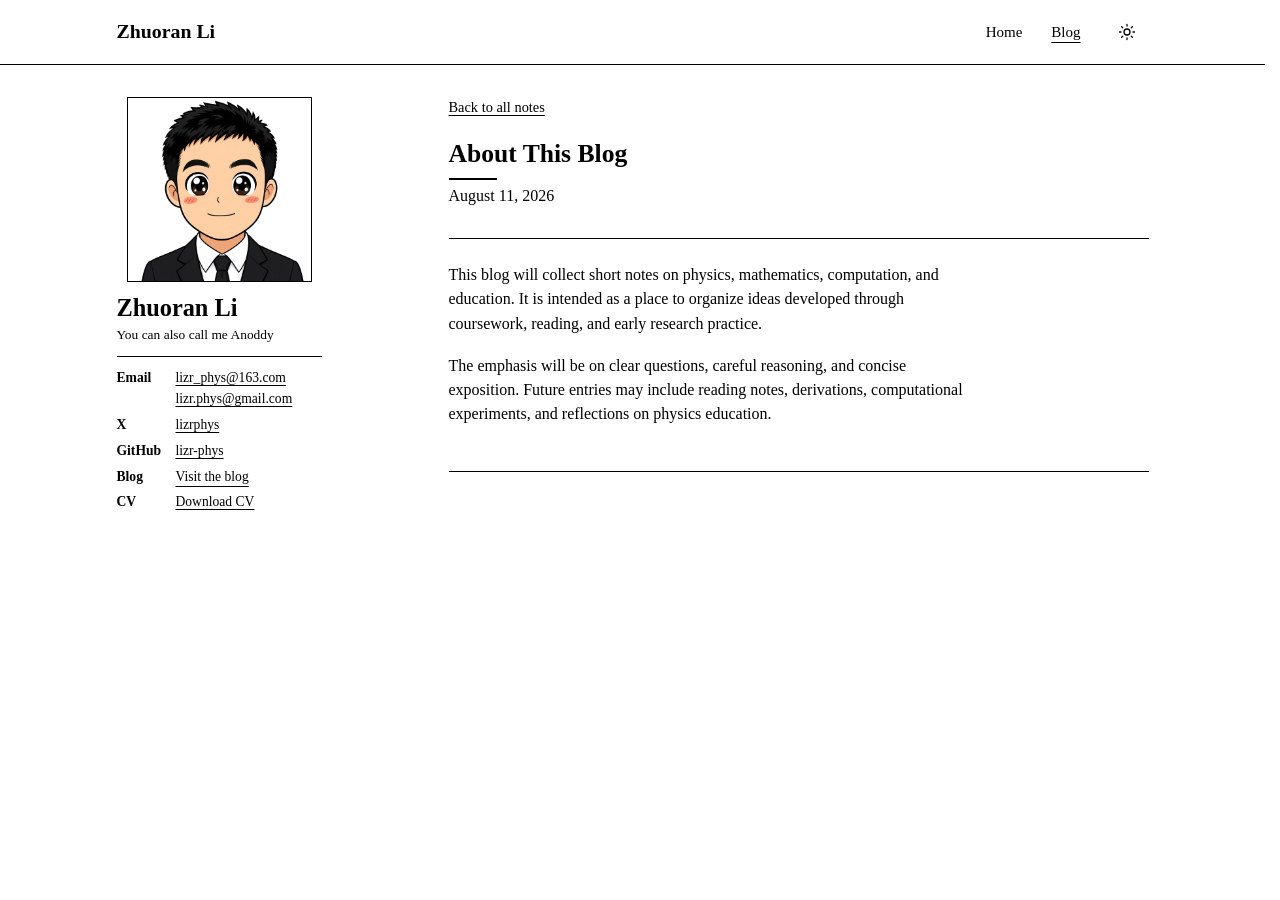
<file: blog/about-this-blog/index.html>
<!DOCTYPE html>
<html lang="en">
<head>
  <meta charset="UTF-8">
  <meta name="viewport" content="width=device-width, initial-scale=1.0">
  <meta name="description" content="An introduction to Zhuoran Li's academic blog.">
  <title>About This Blog</title>
  <link rel="icon" href="data:,">
  <script src="../../theme.js?v=20261119-theme-session"></script>
  <link rel="stylesheet" href="../../style.css?v=20261121-nav-track">
  <link rel="stylesheet" href="../blog.css?v=20261118-theme">
</head>
<body id="top">
  <header class="topbar">
    <nav class="section-nav blog-nav" aria-label="Blog navigation">
      <a class="nav-name" href="../../" aria-label="Zhuoran Li homepage">Zhuoran Li</a>
      <div class="nav-links">
        <a href="../../">Home</a>
        <a href="../" aria-current="page">Blog</a>
      </div>
      <button class="theme-toggle" type="button" aria-label="Dark mode" aria-pressed="false" hidden></button>
    </nav>
  </header>

  <main class="site-shell blog-shell">
    <aside class="profile-column" aria-label="Profile and contact information">
      <div class="profile-sticky">
        <img
          class="profile-image"
          src="../../assets/avatar-560.webp"
          alt="Illustrated portrait of Zhuoran Li smiling"
          width="560"
          height="560"
        >

        <div class="profile-heading">
          <h1>Zhuoran Li</h1>
          <p>You can also call me Anoddy</p>
        </div>

        <dl class="profile-links">
          <div>
            <dt>Email</dt>
            <dd>
              <a href="mailto:lizr_phys@163.com">lizr_phys@163.com</a><br>
              <a href="mailto:lizr.phys@gmail.com">lizr.phys@gmail.com</a>
            </dd>
          </div>
          <div>
            <dt>X</dt>
            <dd><a href="https://x.com/lizrphys" target="_blank" rel="noopener noreferrer">lizrphys</a></dd>
          </div>
          <div>
            <dt>GitHub</dt>
            <dd><a href="https://github.com/lizr-phys" target="_blank" rel="noopener noreferrer">lizr-phys</a></dd>
          </div>
          <div>
            <dt>Blog</dt>
            <dd><a href="../" aria-current="page">Visit the blog</a></dd>
          </div>
          <div>
            <dt>CV</dt>
            <dd><a href="../../assets/Zhuoran_Li.pdf">Download CV</a></dd>
          </div>
        </dl>
      </div>
    </aside>

    <div class="content-column blog-content">
      <article class="article-content" aria-labelledby="article-title">
        <header class="article-heading">
          <p class="article-context"><a href="../">Back to all notes</a></p>
          <h2 id="article-title">About This Blog</h2>
          <p class="article-date"><time datetime="2026-08-11">August 11, 2026</time></p>
        </header>

        <div class="post-content">
          <p>
            This blog will collect short notes on physics, mathematics, computation, and education.
            It is intended as a place to organize ideas developed through coursework, reading,
            and early research practice.
          </p>
          <p>
            The emphasis will be on clear questions, careful reasoning, and concise exposition.
            Future entries may include reading notes, derivations, computational experiments,
            and reflections on physics education.
          </p>
        </div>
      </article>
    </div>
  </main>
</body>
</html>
</file>
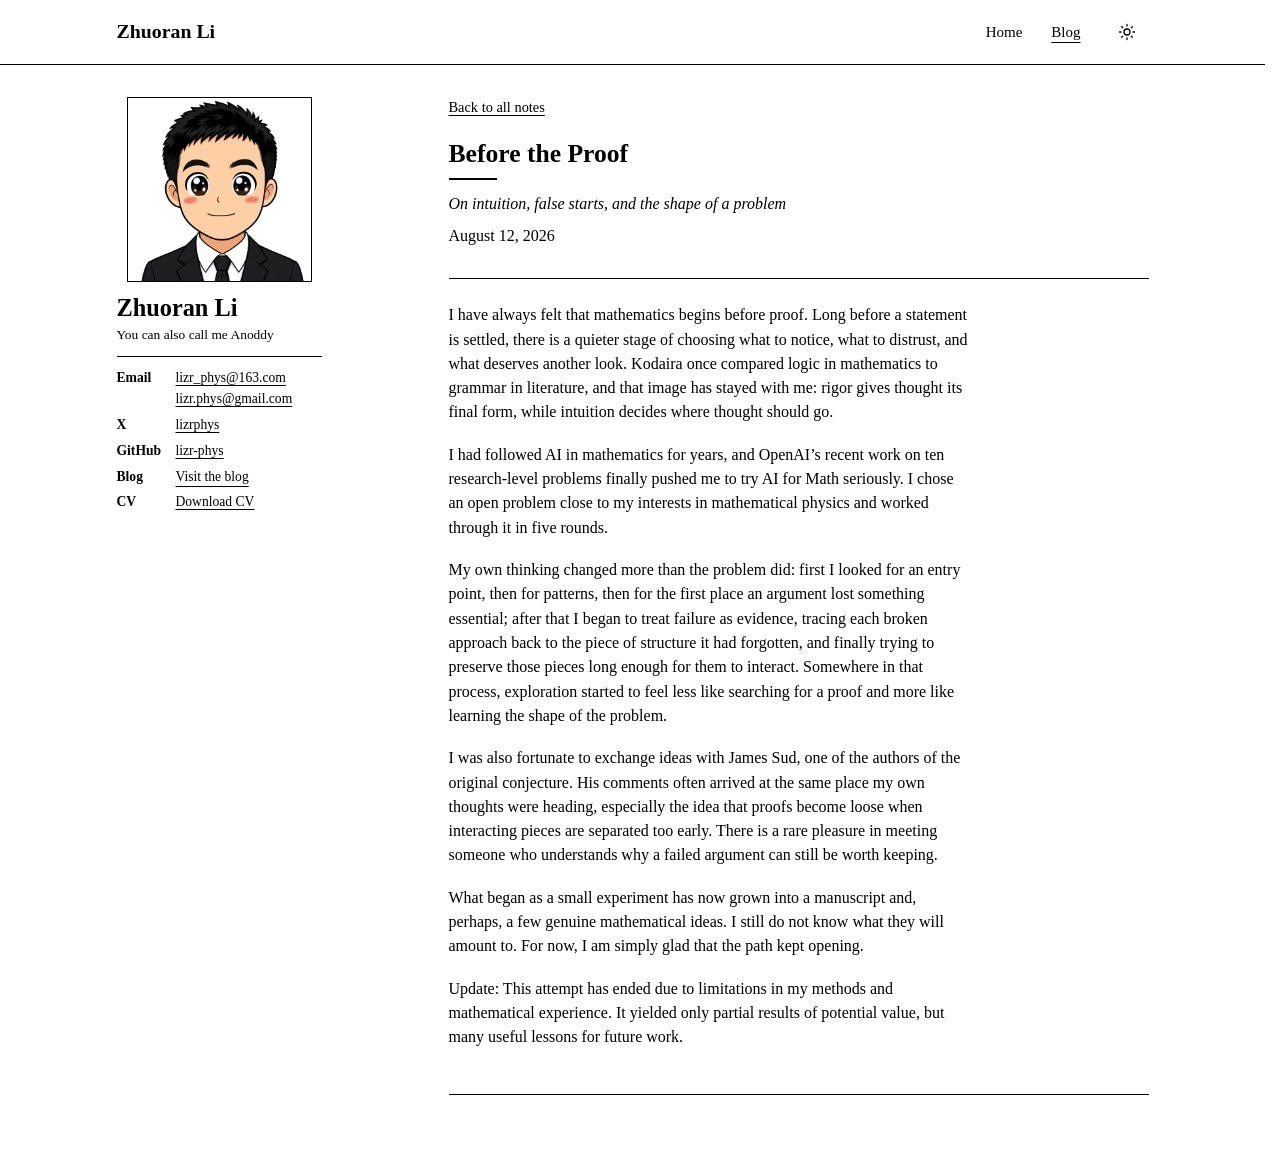
<file: blog/before-the-proof/index.html>
<!DOCTYPE html>
<html lang="en">
<head>
  <meta charset="UTF-8">
  <meta name="viewport" content="width=device-width, initial-scale=1.0">
  <meta name="description" content="A reflection by Zhuoran Li on mathematical intuition, AI-assisted exploration, and the stages before proof.">
  <title>Before the Proof</title>
  <link rel="icon" href="data:,">
  <script src="../../theme.js?v=20261119-theme-session"></script>
  <link rel="stylesheet" href="../../style.css?v=20261121-nav-track">
  <link rel="stylesheet" href="../blog.css?v=20261118-theme">
</head>
<body id="top">
  <header class="topbar">
    <nav class="section-nav blog-nav" aria-label="Blog navigation">
      <a class="nav-name" href="../../" aria-label="Zhuoran Li homepage">Zhuoran Li</a>
      <div class="nav-links">
        <a href="../../">Home</a>
        <a href="../" aria-current="page">Blog</a>
      </div>
      <button class="theme-toggle" type="button" aria-label="Dark mode" aria-pressed="false" hidden></button>
    </nav>
  </header>

  <main class="site-shell blog-shell">
    <aside class="profile-column" aria-label="Profile and contact information">
      <div class="profile-sticky">
        <img
          class="profile-image"
          src="../../assets/avatar-560.webp"
          alt="Illustrated portrait of Zhuoran Li smiling"
          width="560"
          height="560"
        >

        <div class="profile-heading">
          <h1>Zhuoran Li</h1>
          <p>You can also call me Anoddy</p>
        </div>

        <dl class="profile-links">
          <div>
            <dt>Email</dt>
            <dd>
              <a href="mailto:lizr_phys@163.com">lizr_phys@163.com</a><br>
              <a href="mailto:lizr.phys@gmail.com">lizr.phys@gmail.com</a>
            </dd>
          </div>
          <div>
            <dt>X</dt>
            <dd><a href="https://x.com/lizrphys" target="_blank" rel="noopener noreferrer">lizrphys</a></dd>
          </div>
          <div>
            <dt>GitHub</dt>
            <dd><a href="https://github.com/lizr-phys" target="_blank" rel="noopener noreferrer">lizr-phys</a></dd>
          </div>
          <div>
            <dt>Blog</dt>
            <dd><a href="../" aria-current="page">Visit the blog</a></dd>
          </div>
          <div>
            <dt>CV</dt>
            <dd><a href="../../assets/Zhuoran_Li.pdf">Download CV</a></dd>
          </div>
        </dl>
      </div>
    </aside>

    <div class="content-column blog-content">
      <article class="article-content" aria-labelledby="article-title">
        <header class="article-heading">
          <p class="article-context"><a href="../">Back to all notes</a></p>
          <h2 id="article-title">Before the Proof</h2>
          <p class="article-subtitle"><em>On intuition, false starts, and the shape of a problem</em></p>
          <p class="article-date"><time datetime="2026-08-12">August 12, 2026</time></p>
        </header>

        <div class="post-content">
          <p>
            I have always felt that mathematics begins before proof. Long before a statement is settled, there is a quieter stage of choosing what to notice, what to distrust, and what deserves another look. Kodaira once compared logic in mathematics to grammar in literature, and that image has stayed with me: rigor gives thought its final form, while intuition decides where thought should go.
          </p>
          <p>
            I had followed AI in mathematics for years, and OpenAI&rsquo;s recent work on ten research-level problems finally pushed me to try AI for Math seriously. I chose an open problem close to my interests in mathematical physics and worked through it in five rounds.
          </p>
          <p>
            My own thinking changed more than the problem did: first I looked for an entry point, then for patterns, then for the first place an argument lost something essential; after that I began to treat failure as evidence, tracing each broken approach back to the piece of structure it had forgotten, and finally trying to preserve those pieces long enough for them to interact. Somewhere in that process, exploration started to feel less like searching for a proof and more like learning the shape of the problem.
          </p>
          <p>
            I was also fortunate to exchange ideas with James Sud, one of the authors of the original conjecture. His comments often arrived at the same place my own thoughts were heading, especially the idea that proofs become loose when interacting pieces are separated too early. There is a rare pleasure in meeting someone who understands why a failed argument can still be worth keeping.
          </p>
          <p>
            What began as a small experiment has now grown into a manuscript and, perhaps, a few genuine mathematical ideas. I still do not know what they will amount to. For now, I am simply glad that the path kept opening.
          </p>
          <p>
            Update: This attempt has ended due to limitations in my methods and mathematical experience. It yielded only partial results of potential value, but many useful lessons for future work.
          </p>
        </div>
      </article>
    </div>
  </main>
</body>
</html>
</file>
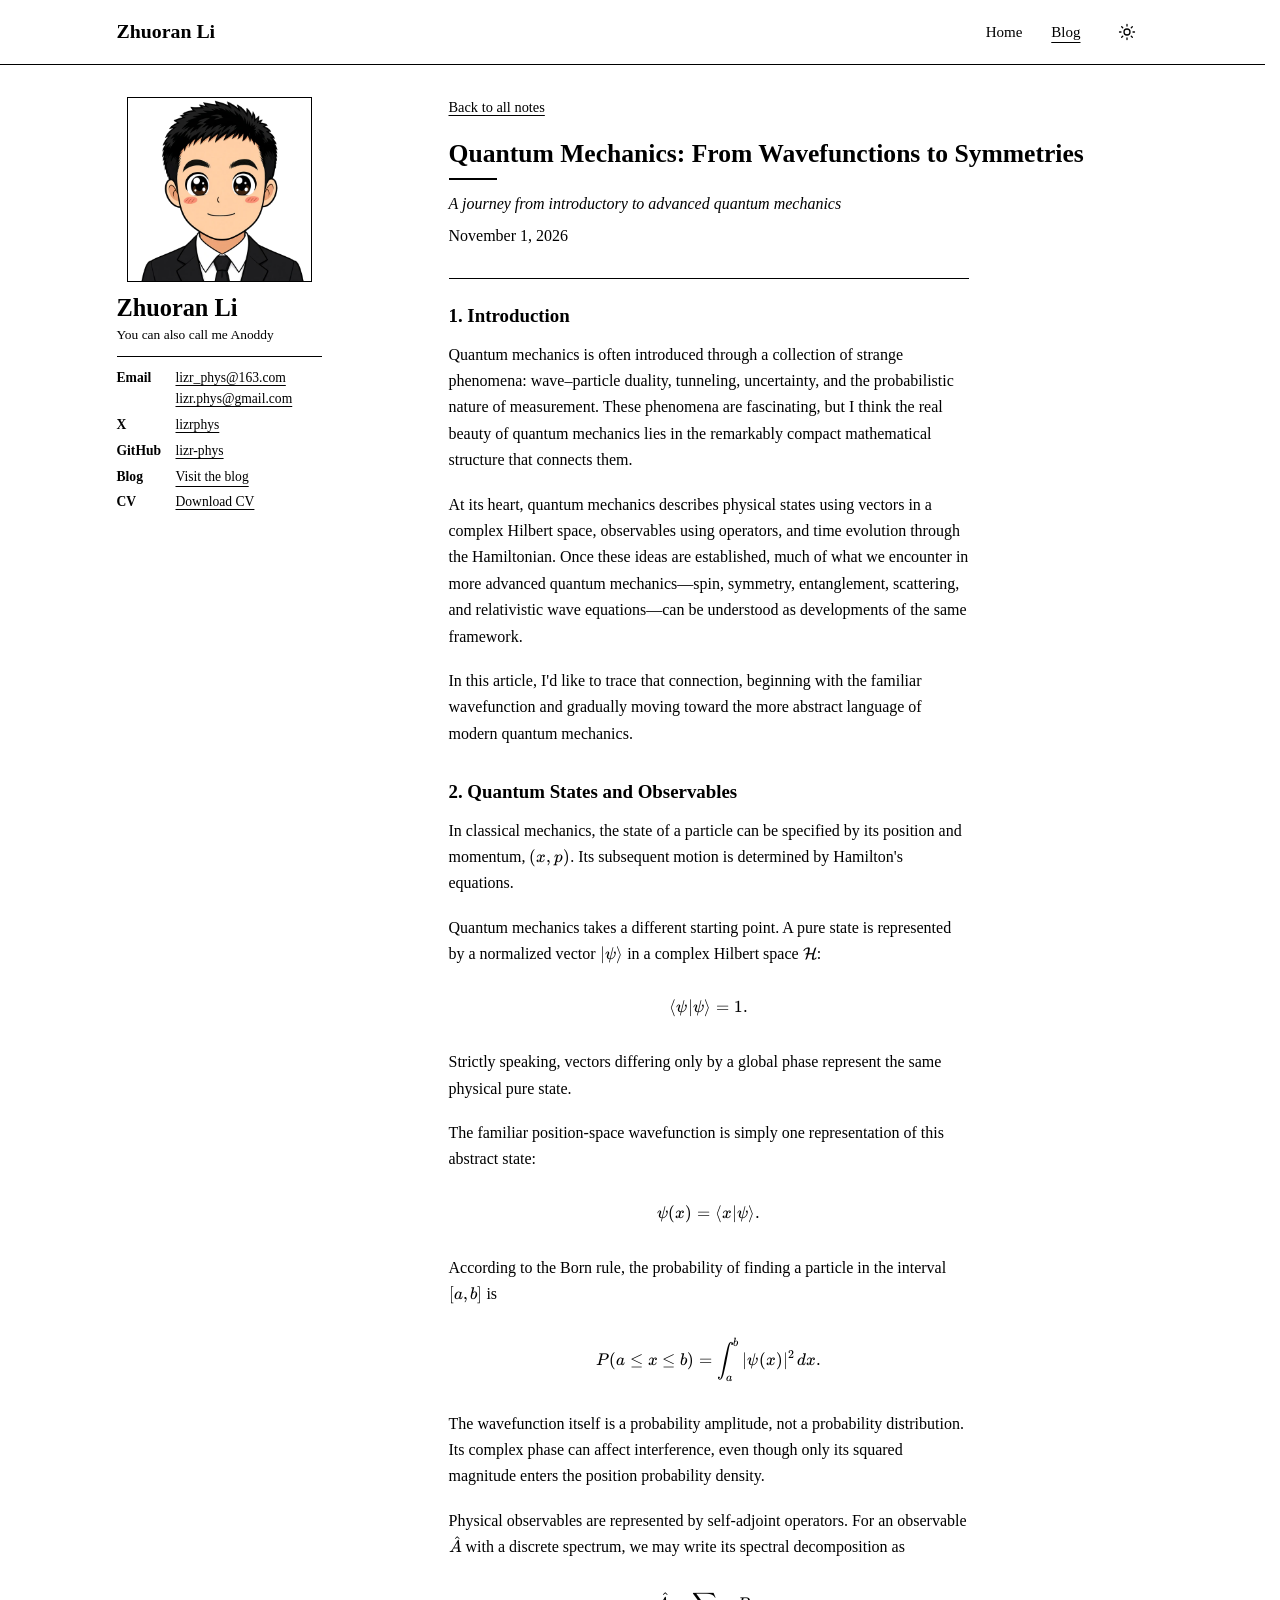
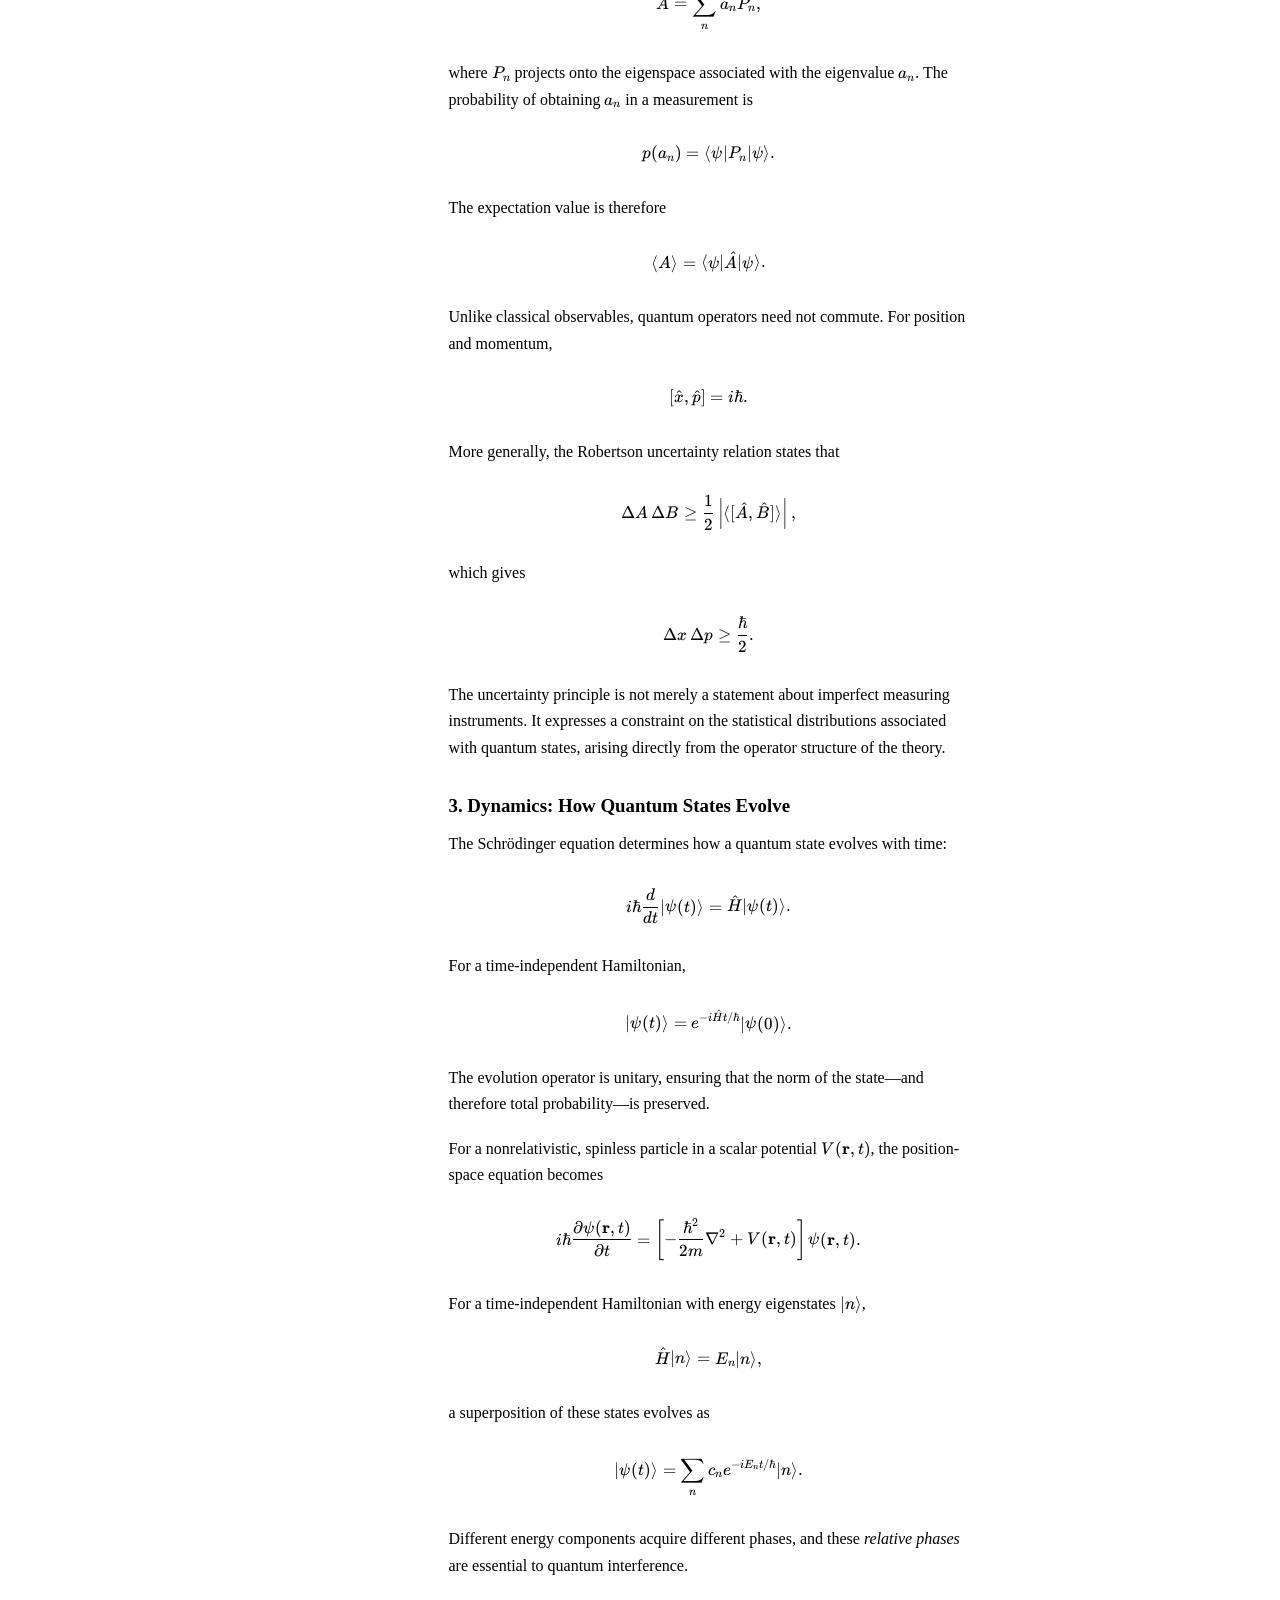
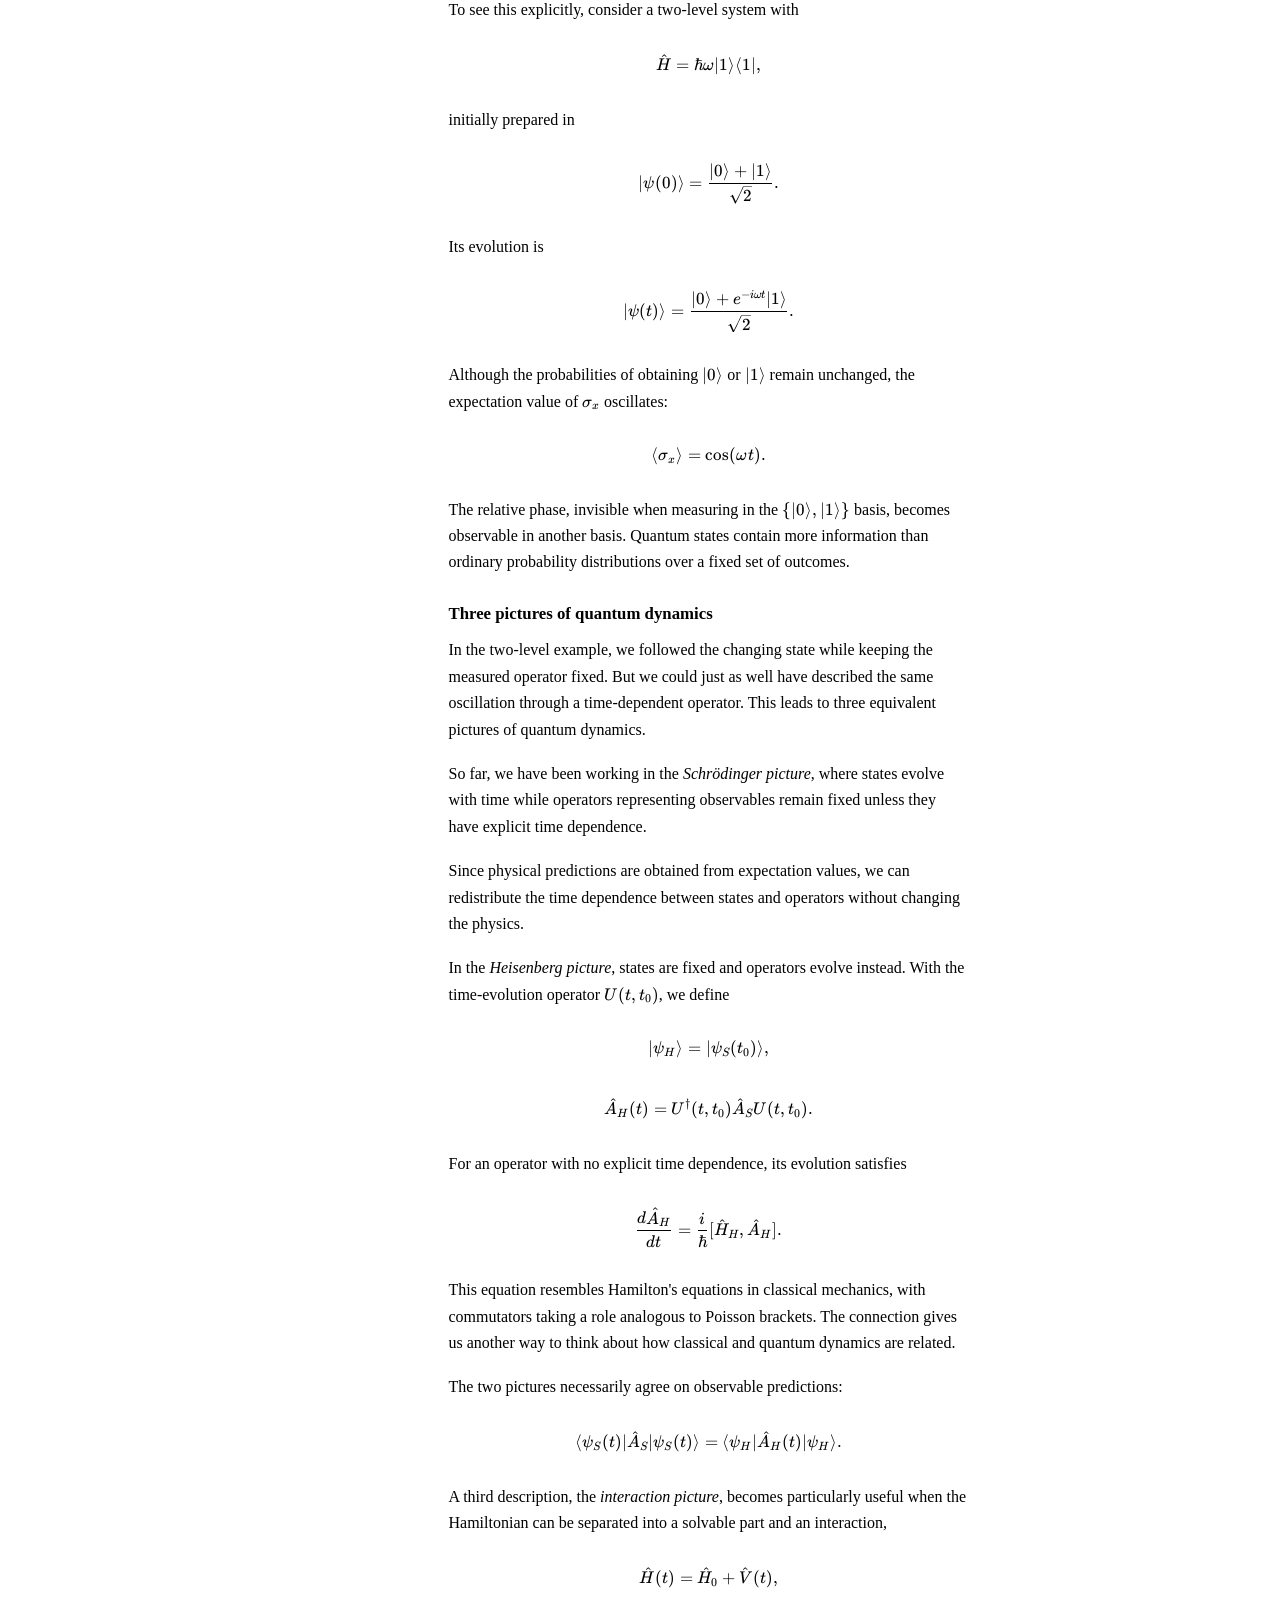
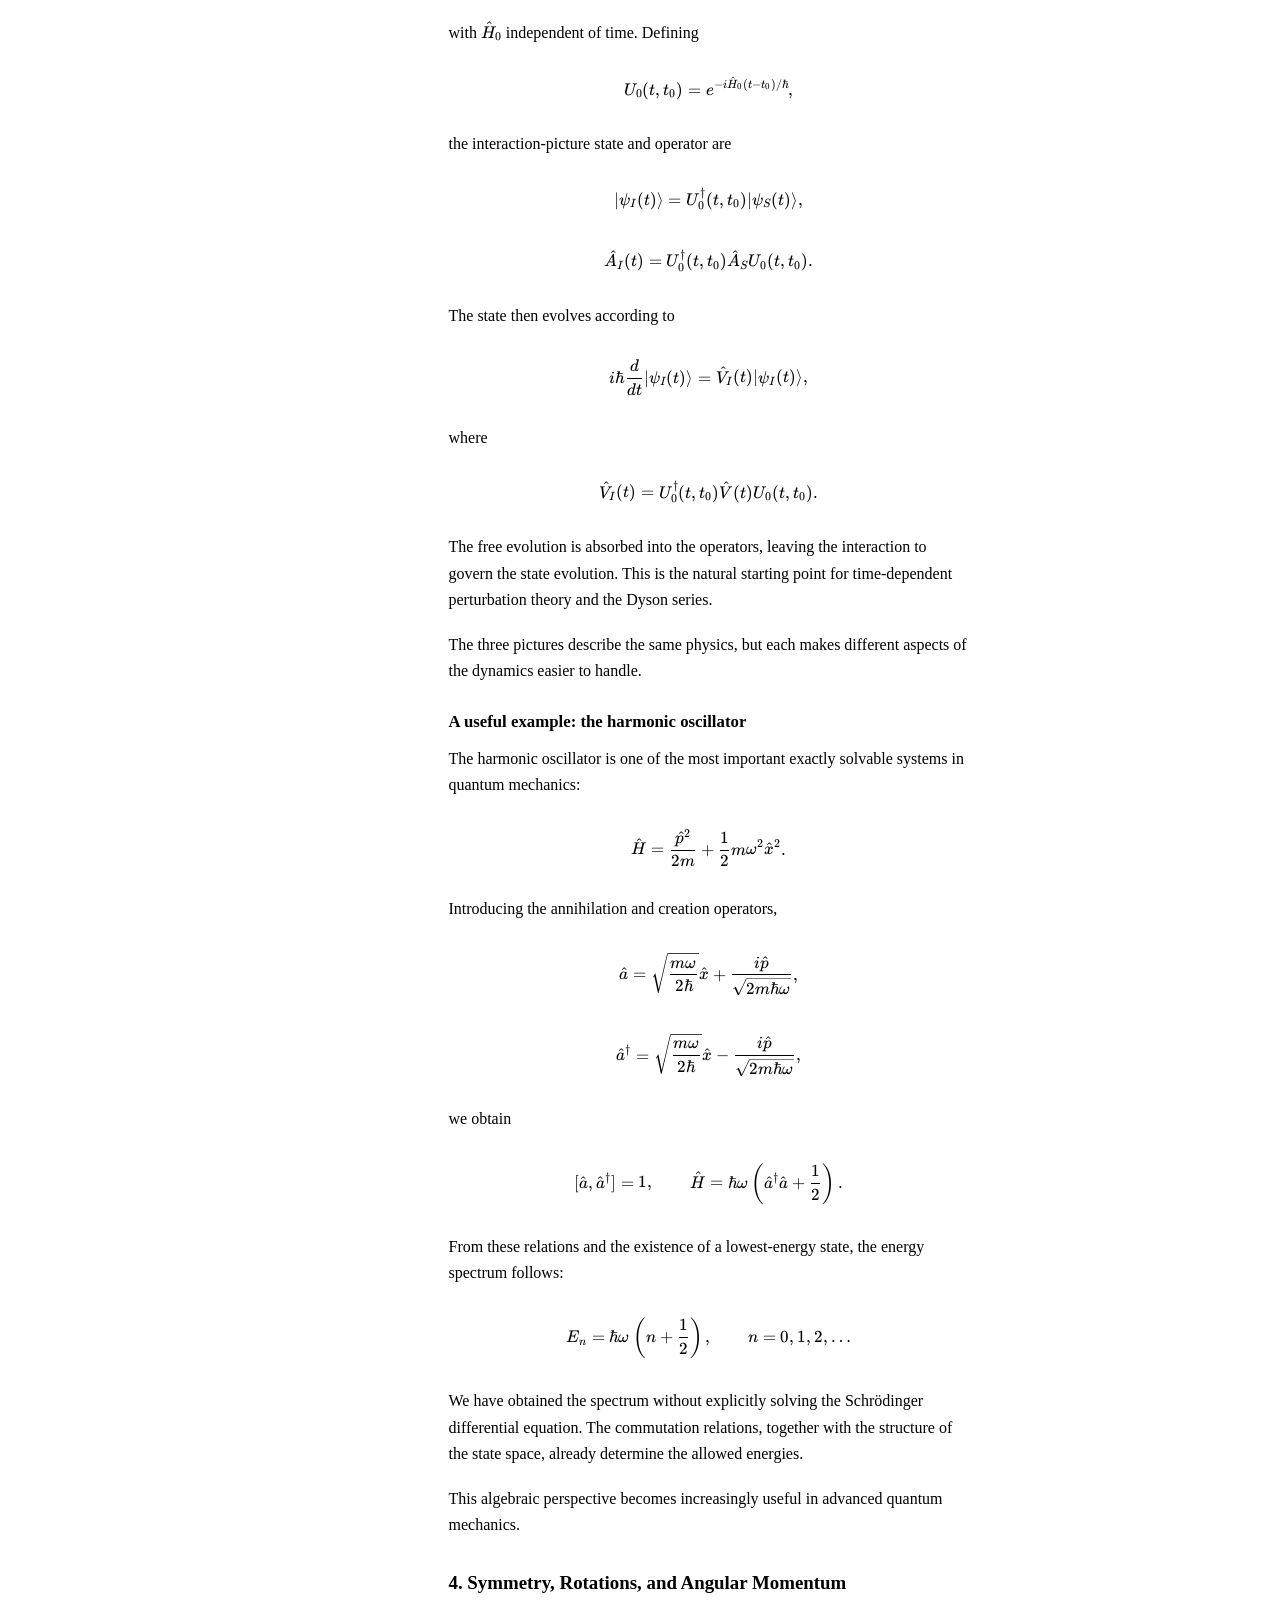
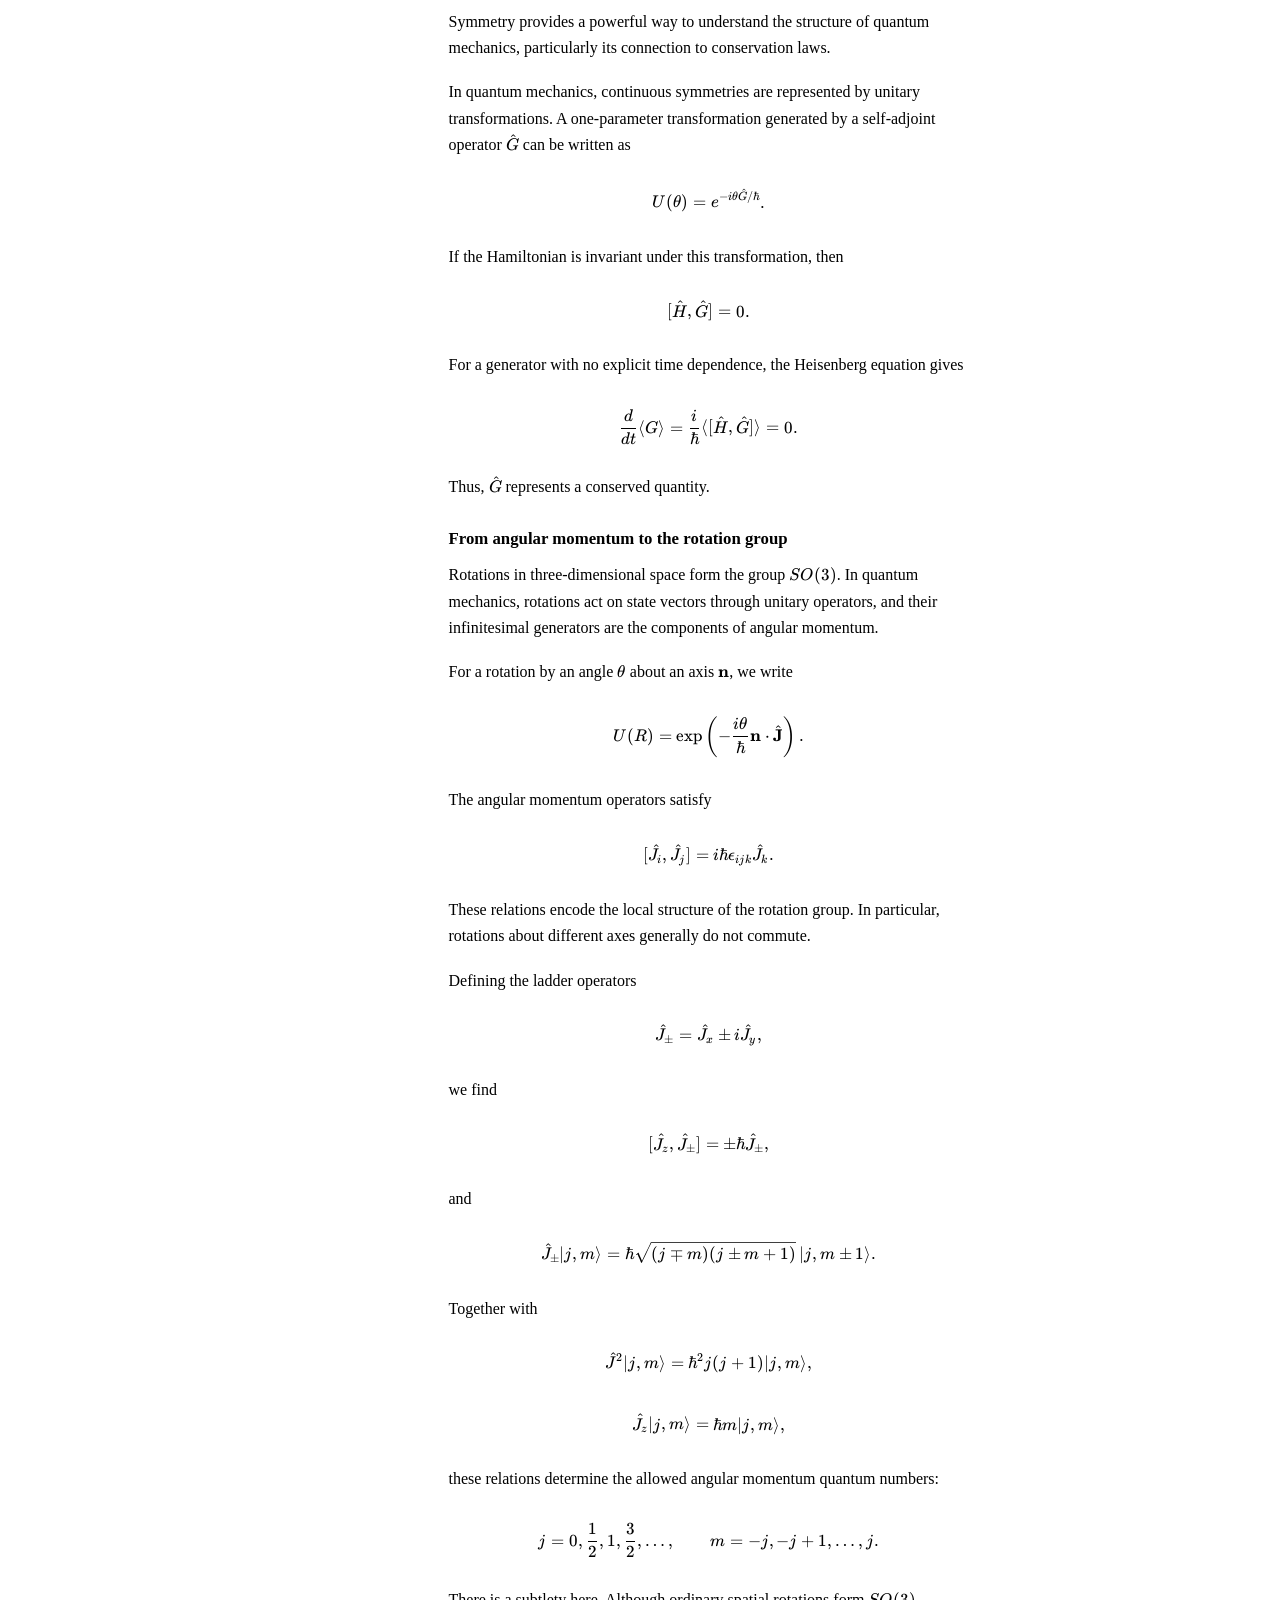
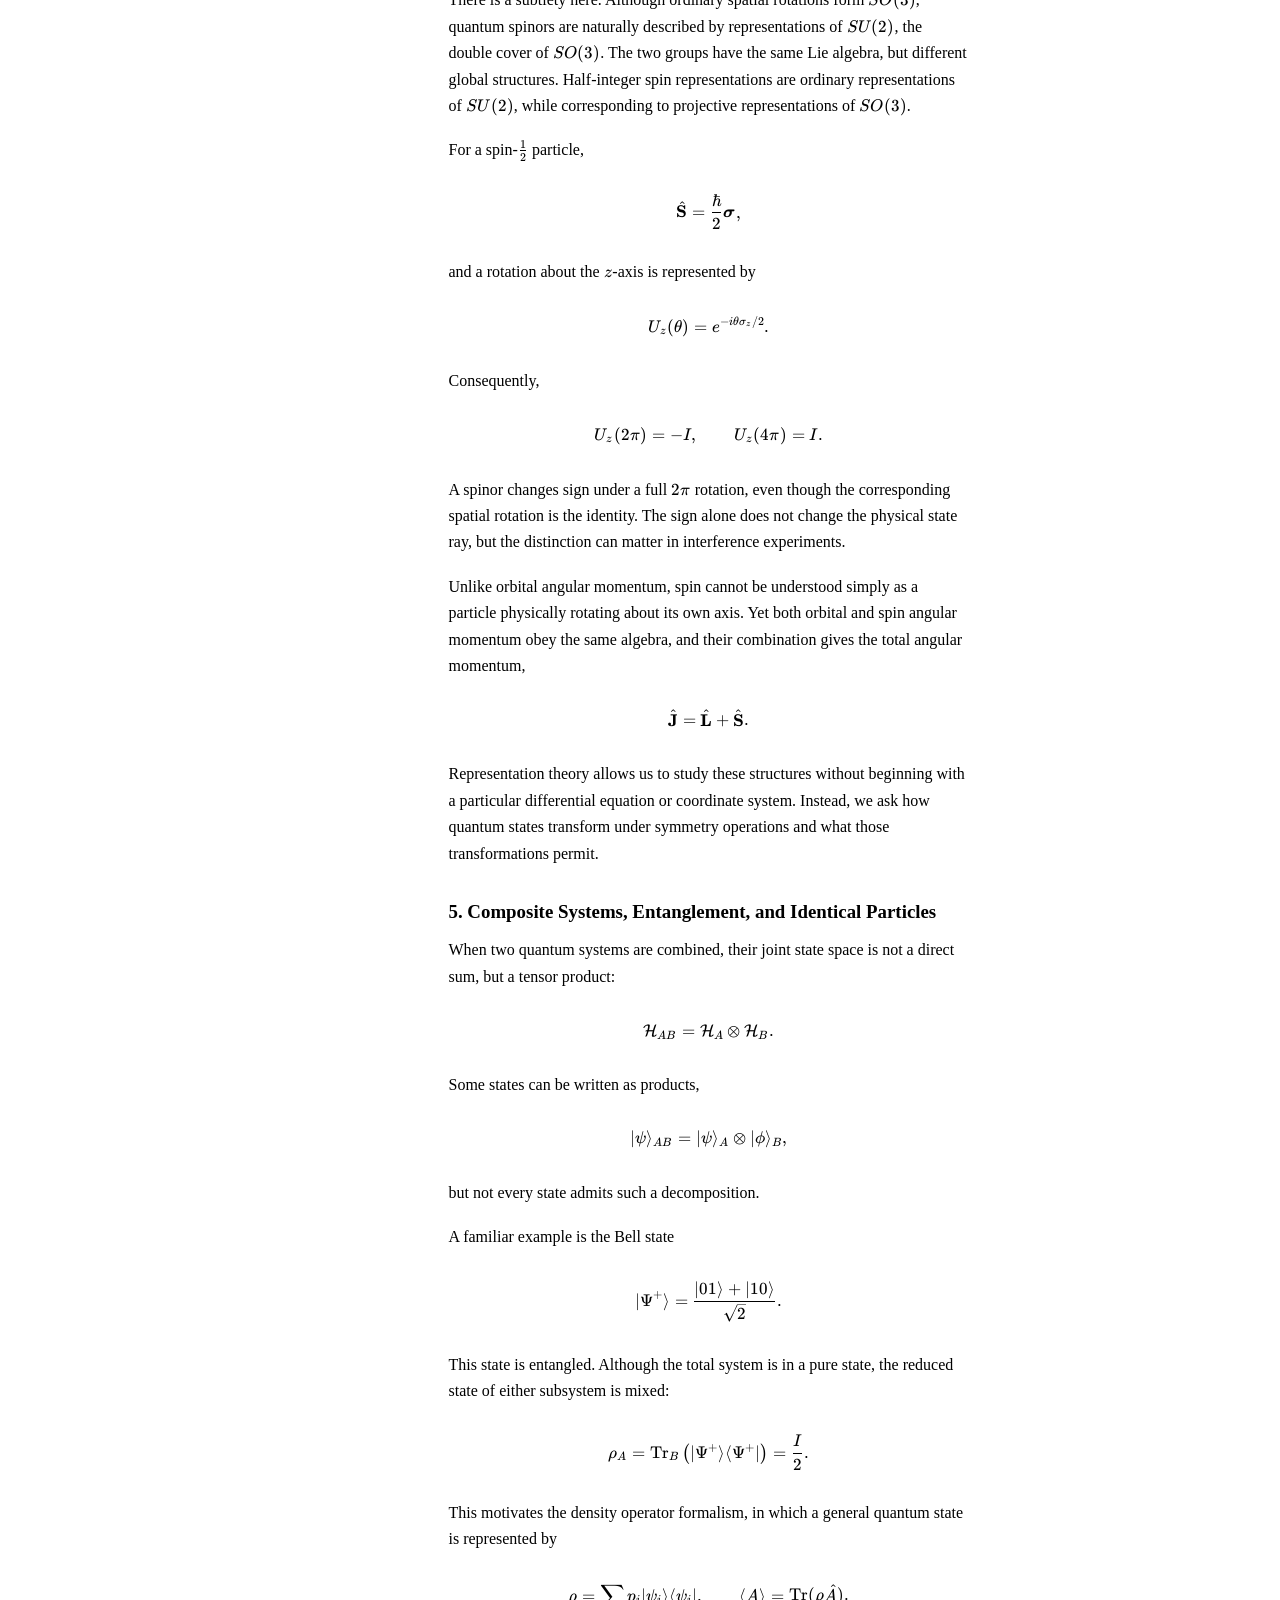
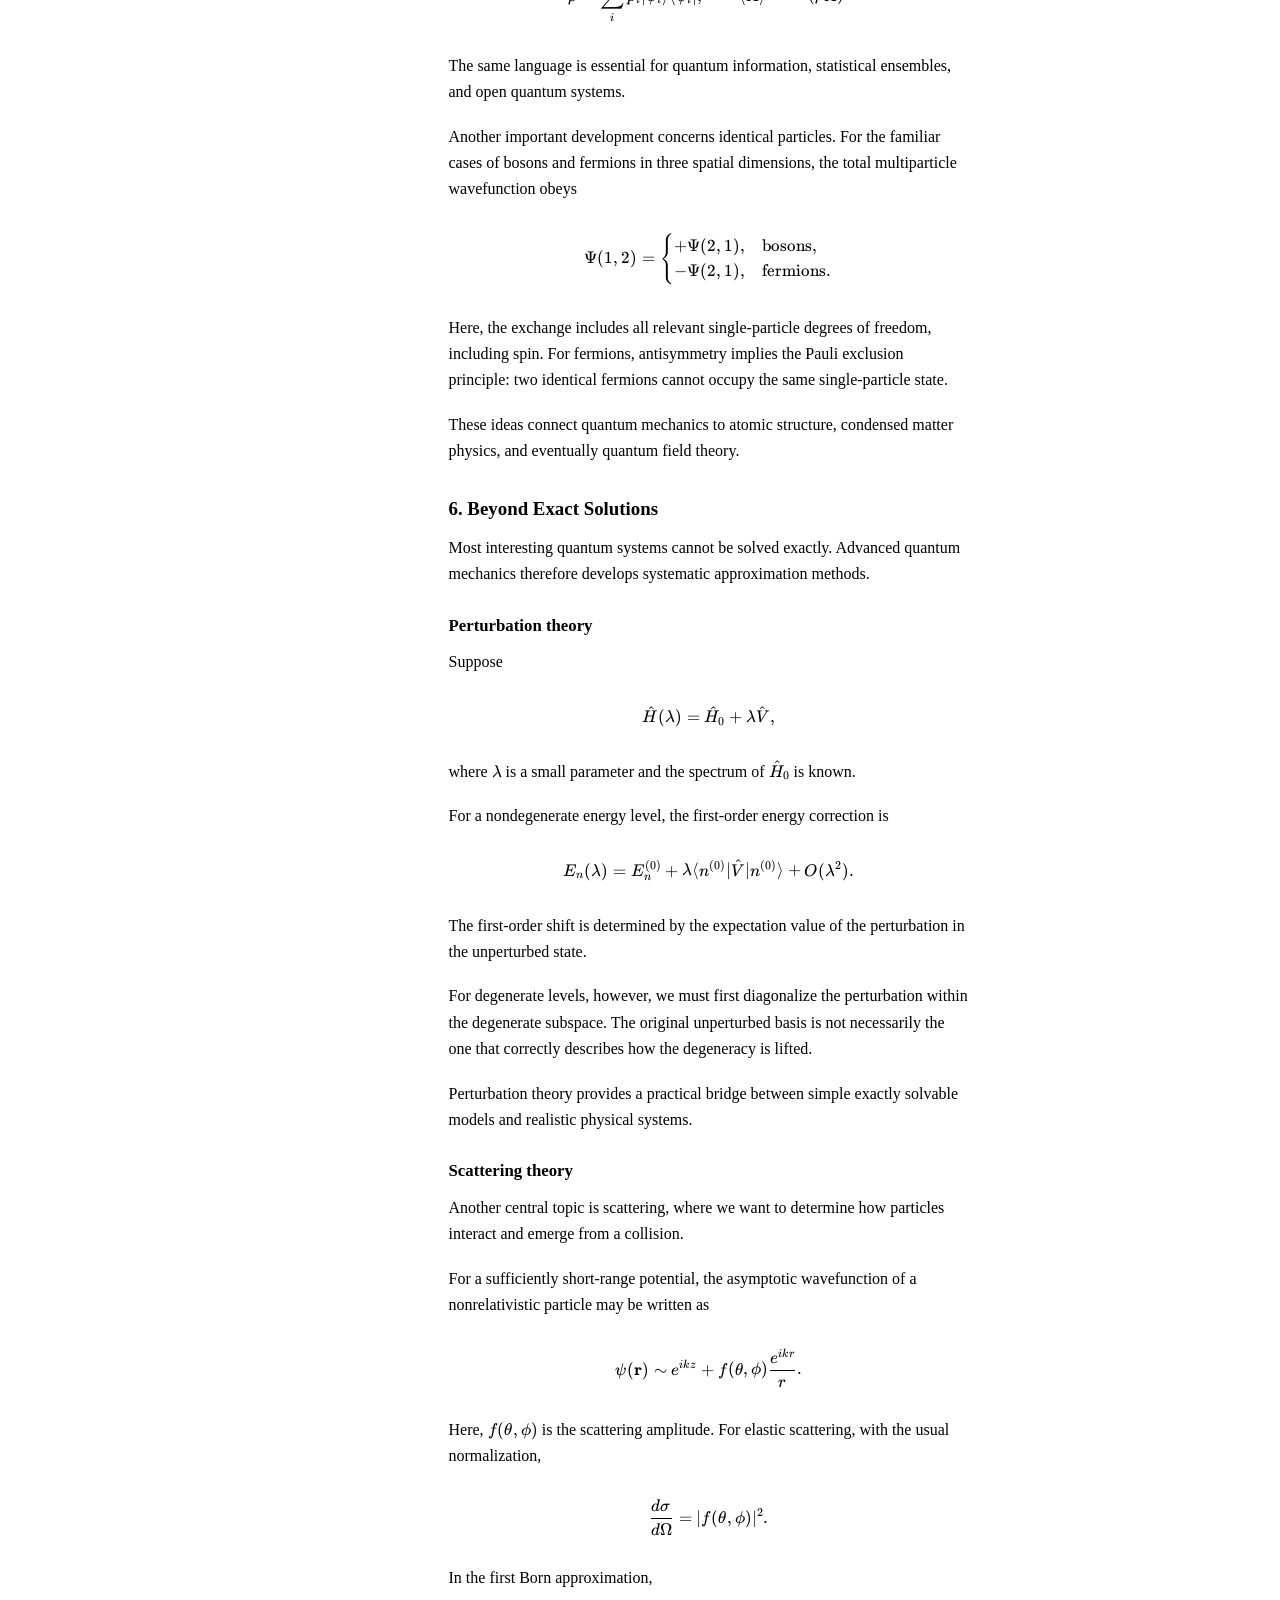
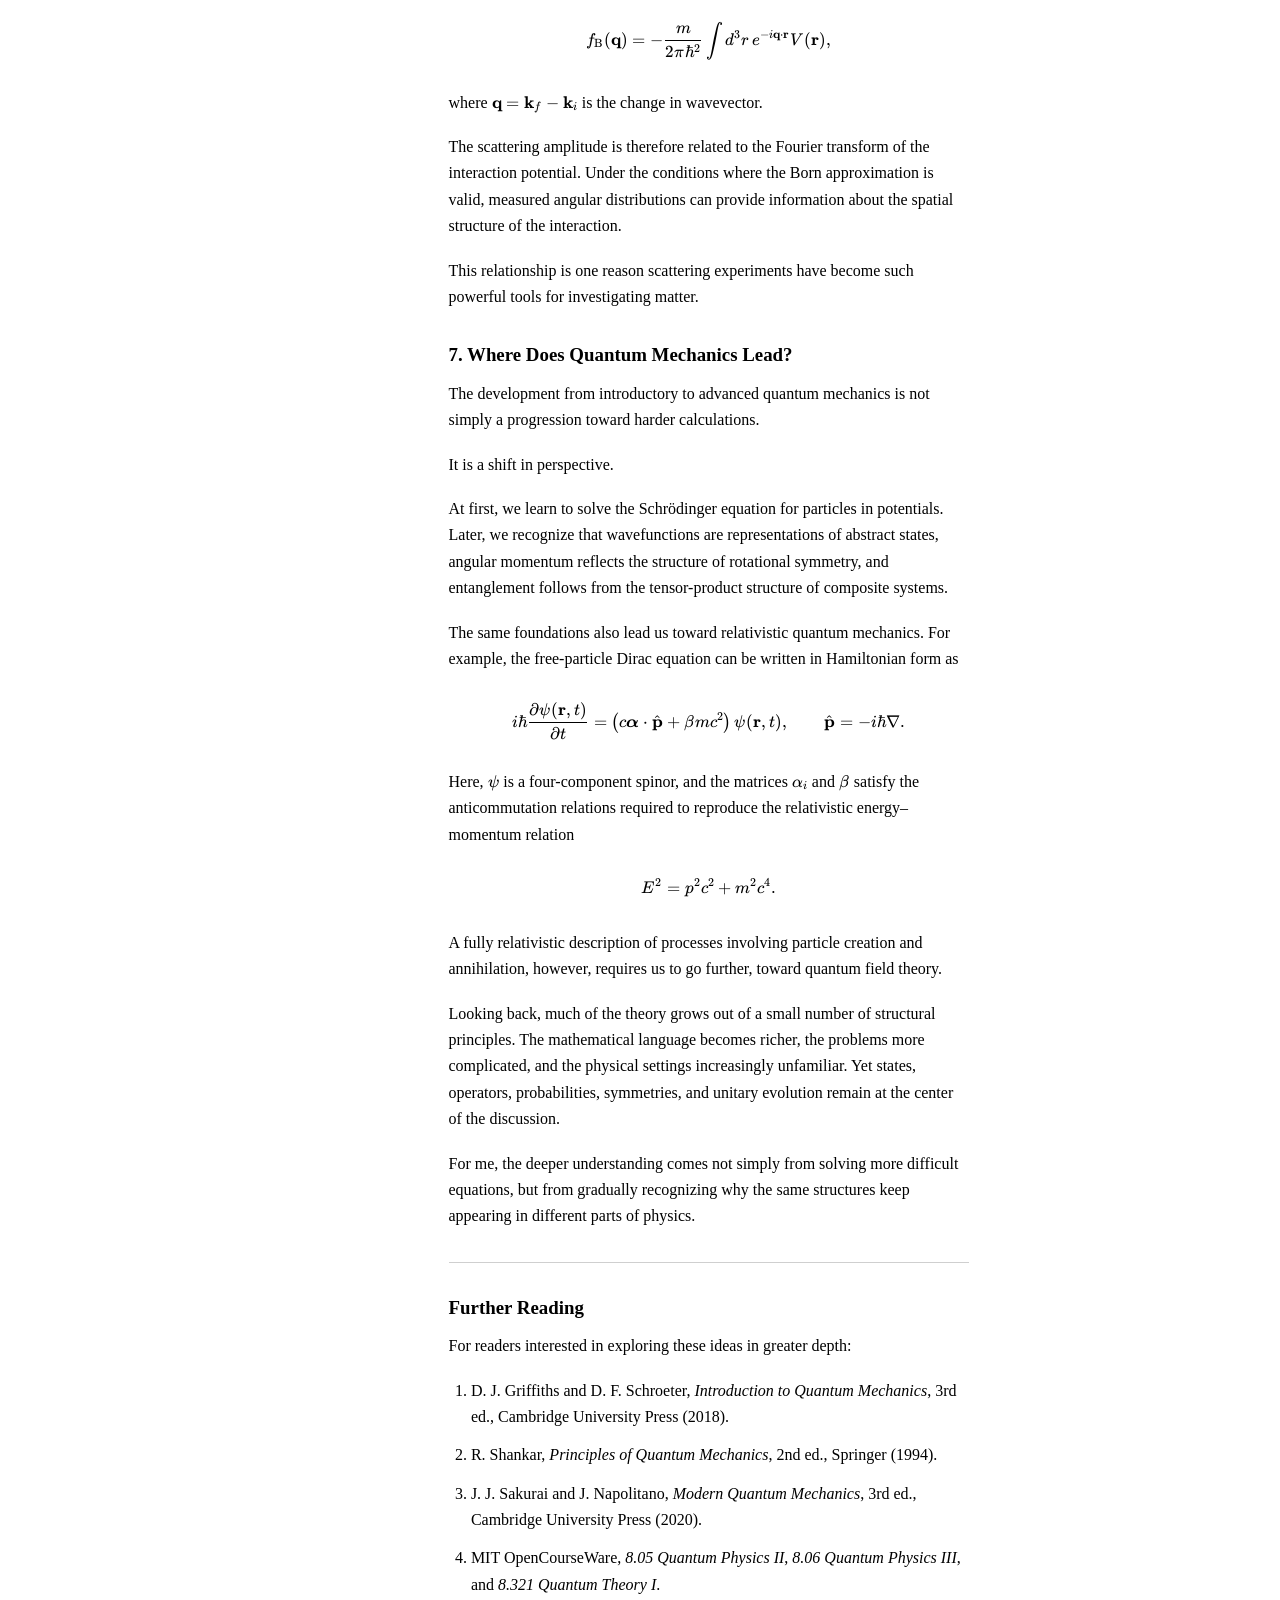
<file: blog/quantum-mechanics-from-wavefunctions-to-symmetries/index.html>
<!DOCTYPE html>
<html lang="en">
<head>
  <meta charset="UTF-8">
  <meta name="viewport" content="width=device-width, initial-scale=1.0">
  <meta name="description" content="A journey from introductory to advanced quantum mechanics, from wavefunctions and operators to symmetry, entanglement, and scattering.">
  <title>Quantum Mechanics: From Wavefunctions to Symmetries</title>
  <link rel="icon" href="data:,">
  <script src="../../theme.js?v=20261119-theme-session"></script>
  <link rel="stylesheet" href="../../style.css?v=20261121-nav-track">
  <link rel="stylesheet" href="../blog.css?v=20261118-theme">
  <link rel="stylesheet" href="../../assets/vendor/katex-0.19.1/katex-swap.min.css">
  <link rel="stylesheet" href="../math-article.css?v=20261111">
</head>
<body id="top">
  <header class="topbar">
    <nav class="section-nav blog-nav" aria-label="Blog navigation">
      <a class="nav-name" href="../../" aria-label="Zhuoran Li homepage">Zhuoran Li</a>
      <div class="nav-links">
        <a href="../../">Home</a>
        <a href="../" aria-current="page">Blog</a>
      </div>
      <button class="theme-toggle" type="button" aria-label="Dark mode" aria-pressed="false" hidden></button>
    </nav>
  </header>

  <main class="site-shell blog-shell">
    <aside class="profile-column" aria-label="Profile and contact information">
      <div class="profile-sticky">
        <img
          class="profile-image"
          src="../../assets/avatar-560.webp"
          alt="Illustrated portrait of Zhuoran Li smiling"
          width="560"
          height="560"
        >

        <div class="profile-heading">
          <h1>Zhuoran Li</h1>
          <p>You can also call me Anoddy</p>
        </div>

        <dl class="profile-links">
          <div>
            <dt>Email</dt>
            <dd>
              <a href="mailto:lizr_phys@163.com">lizr_phys@163.com</a><br>
              <a href="mailto:lizr.phys@gmail.com">lizr.phys@gmail.com</a>
            </dd>
          </div>
          <div>
            <dt>X</dt>
            <dd><a href="https://x.com/lizrphys" target="_blank" rel="noopener noreferrer">lizrphys</a></dd>
          </div>
          <div>
            <dt>GitHub</dt>
            <dd><a href="https://github.com/lizr-phys" target="_blank" rel="noopener noreferrer">lizr-phys</a></dd>
          </div>
          <div>
            <dt>Blog</dt>
            <dd><a href="../" aria-current="page">Visit the blog</a></dd>
          </div>
          <div>
            <dt>CV</dt>
            <dd><a href="../../assets/Zhuoran_Li.pdf">Download CV</a></dd>
          </div>
        </dl>
      </div>
    </aside>

    <div class="content-column blog-content">
      <article class="article-content math-article" aria-labelledby="article-title">
        <header class="article-heading">
          <p class="article-context"><a href="../">Back to all notes</a></p>
          <h2 id="article-title">Quantum Mechanics: From Wavefunctions to Symmetries</h2>
          <p class="article-subtitle"><em>A journey from introductory to advanced quantum mechanics</em></p>
          <p class="article-date"><time datetime="2026-11-01">November 1, 2026</time></p>
        </header>

        <!-- Formulas are pre-rendered with KaTeX 0.19.1; the original article is saved in article.md. -->
        <div class="post-content">
<h3 id="introduction">1. Introduction</h3>
<p>Quantum mechanics is often introduced through a collection of strange phenomena: wave–particle duality, tunneling, uncertainty, and the probabilistic nature of measurement. These phenomena are fascinating, but I think the real beauty of quantum mechanics lies in the remarkably compact mathematical structure that connects them.</p>
<p>At its heart, quantum mechanics describes physical states using vectors in a complex Hilbert space, observables using operators, and time evolution through the Hamiltonian. Once these ideas are established, much of what we encounter in more advanced quantum mechanics—spin, symmetry, entanglement, scattering, and relativistic wave equations—can be understood as developments of the same framework.</p>
<p>In this article, I'd like to trace that connection, beginning with the familiar wavefunction and gradually moving toward the more abstract language of modern quantum mechanics.</p>
<h3 id="quantum-states-and-observables">2. Quantum States and Observables</h3>
<p>In classical mechanics, the state of a particle can be specified by its position and momentum, <span class="katex"><span class="katex-mathml"><math xmlns="http://www.w3.org/1998/Math/MathML"><semantics><mrow><mo stretchy="false">(</mo><mi>x</mi><mo separator="true">,</mo><mi>p</mi><mo stretchy="false">)</mo></mrow><annotation encoding="application/x-tex">(x,p)</annotation></semantics></math></span><span class="katex-html" aria-hidden="true"><span class="katex-base"><span class="katex-strut" style="height:1em;vertical-align:-0.25em;"></span><span class="mopen">(</span><span class="mord mathnormal">x</span><span class="mpunct">,</span><span class="mspace" style="margin-right:0.1667em;"></span><span class="mord mathnormal">p</span><span class="mclose">)</span></span></span></span>. Its subsequent motion is determined by Hamilton's equations.</p>
<p>Quantum mechanics takes a different starting point. A pure state is represented by a normalized vector <span class="katex"><span class="katex-mathml"><math xmlns="http://www.w3.org/1998/Math/MathML"><semantics><mrow><mi mathvariant="normal">∣</mi><mi>ψ</mi><mo stretchy="false">⟩</mo></mrow><annotation encoding="application/x-tex">|\psi\rangle</annotation></semantics></math></span><span class="katex-html" aria-hidden="true"><span class="katex-base"><span class="katex-strut" style="height:1em;vertical-align:-0.25em;"></span><span class="mord">∣</span><span class="mord mathnormal" style="margin-right:0.0359em;">ψ</span><span class="mclose">⟩</span></span></span></span> in a complex Hilbert space <span class="katex"><span class="katex-mathml"><math xmlns="http://www.w3.org/1998/Math/MathML"><semantics><mrow><mi mathvariant="script">H</mi></mrow><annotation encoding="application/x-tex">\mathcal H</annotation></semantics></math></span><span class="katex-html" aria-hidden="true"><span class="katex-base"><span class="katex-strut" style="height:0.6833em;"></span><span class="mord mathcal" style="margin-right:0.0097em;">H</span></span></span></span>:</p>
<div class="equation" id="equation-1" tabindex="0"><span class="katex-display"><span class="katex"><span class="katex-mathml"><math xmlns="http://www.w3.org/1998/Math/MathML" display="block"><semantics><mrow><mo stretchy="false">⟨</mo><mi>ψ</mi><mi mathvariant="normal">∣</mi><mi>ψ</mi><mo stretchy="false">⟩</mo><mo>=</mo><mn>1.</mn></mrow><annotation encoding="application/x-tex">\langle\psi|\psi\rangle=1.</annotation></semantics></math></span><span class="katex-html" aria-hidden="true"><span class="katex-base"><span class="katex-strut" style="height:1em;vertical-align:-0.25em;"></span><span class="mopen">⟨</span><span class="mord mathnormal" style="margin-right:0.0359em;">ψ</span><span class="mord">∣</span><span class="mord mathnormal" style="margin-right:0.0359em;">ψ</span><span class="mclose">⟩</span><span class="mspace" style="margin-right:0.2778em;"></span><span class="mrel">=</span><span class="mspace" style="margin-right:0.2778em;"></span></span><span class="katex-base"><span class="katex-strut" style="height:0.6444em;"></span><span class="mord">1.</span></span></span></span></span></div>
<p>Strictly speaking, vectors differing only by a global phase represent the same physical pure state.</p>
<p>The familiar position-space wavefunction is simply one representation of this abstract state:</p>
<div class="equation" id="equation-2" tabindex="0"><span class="katex-display"><span class="katex"><span class="katex-mathml"><math xmlns="http://www.w3.org/1998/Math/MathML" display="block"><semantics><mrow><mi>ψ</mi><mo stretchy="false">(</mo><mi>x</mi><mo stretchy="false">)</mo><mo>=</mo><mo stretchy="false">⟨</mo><mi>x</mi><mi mathvariant="normal">∣</mi><mi>ψ</mi><mo stretchy="false">⟩</mo><mi mathvariant="normal">.</mi></mrow><annotation encoding="application/x-tex">\psi(x)=\langle x|\psi\rangle.</annotation></semantics></math></span><span class="katex-html" aria-hidden="true"><span class="katex-base"><span class="katex-strut" style="height:1em;vertical-align:-0.25em;"></span><span class="mord mathnormal" style="margin-right:0.0359em;">ψ</span><span class="mopen">(</span><span class="mord mathnormal">x</span><span class="mclose">)</span><span class="mspace" style="margin-right:0.2778em;"></span><span class="mrel">=</span><span class="mspace" style="margin-right:0.2778em;"></span></span><span class="katex-base"><span class="katex-strut" style="height:1em;vertical-align:-0.25em;"></span><span class="mopen">⟨</span><span class="mord mathnormal">x</span><span class="mord">∣</span><span class="mord mathnormal" style="margin-right:0.0359em;">ψ</span><span class="mclose">⟩</span><span class="mord">.</span></span></span></span></span></div>
<p>According to the Born rule, the probability of finding a particle in the interval <span class="katex"><span class="katex-mathml"><math xmlns="http://www.w3.org/1998/Math/MathML"><semantics><mrow><mo stretchy="false">[</mo><mi>a</mi><mo separator="true">,</mo><mi>b</mi><mo stretchy="false">]</mo></mrow><annotation encoding="application/x-tex">[a,b]</annotation></semantics></math></span><span class="katex-html" aria-hidden="true"><span class="katex-base"><span class="katex-strut" style="height:1em;vertical-align:-0.25em;"></span><span class="mopen">[</span><span class="mord mathnormal">a</span><span class="mpunct">,</span><span class="mspace" style="margin-right:0.1667em;"></span><span class="mord mathnormal">b</span><span class="mclose">]</span></span></span></span> is</p>
<div class="equation" id="equation-3" tabindex="0"><span class="katex-display"><span class="katex"><span class="katex-mathml"><math xmlns="http://www.w3.org/1998/Math/MathML" display="block"><semantics><mrow><mi>P</mi><mo stretchy="false">(</mo><mi>a</mi><mo>≤</mo><mi>x</mi><mo>≤</mo><mi>b</mi><mo stretchy="false">)</mo><mo>=</mo><msubsup><mo>∫</mo><mi>a</mi><mi>b</mi></msubsup><mi mathvariant="normal">∣</mi><mi>ψ</mi><mo stretchy="false">(</mo><mi>x</mi><mo stretchy="false">)</mo><msup><mi mathvariant="normal">∣</mi><mn>2</mn></msup><mtext> </mtext><mi>d</mi><mi>x</mi><mi mathvariant="normal">.</mi></mrow><annotation encoding="application/x-tex">P(a\leq x\leq b)=\int_a^b|\psi(x)|^2\,dx.</annotation></semantics></math></span><span class="katex-html" aria-hidden="true"><span class="katex-base"><span class="katex-strut" style="height:1em;vertical-align:-0.25em;"></span><span class="mord mathnormal" style="margin-right:0.1389em;">P</span><span class="mopen">(</span><span class="mord mathnormal">a</span><span class="mspace" style="margin-right:0.2778em;"></span><span class="mrel">≤</span><span class="mspace" style="margin-right:0.2778em;"></span></span><span class="katex-base"><span class="katex-strut" style="height:0.7719em;vertical-align:-0.136em;"></span><span class="mord mathnormal">x</span><span class="mspace" style="margin-right:0.2778em;"></span><span class="mrel">≤</span><span class="mspace" style="margin-right:0.2778em;"></span></span><span class="katex-base"><span class="katex-strut" style="height:1em;vertical-align:-0.25em;"></span><span class="mord mathnormal">b</span><span class="mclose">)</span><span class="mspace" style="margin-right:0.2778em;"></span><span class="mrel">=</span><span class="mspace" style="margin-right:0.2778em;"></span></span><span class="katex-base"><span class="katex-strut" style="height:2.511em;vertical-align:-0.9119em;"></span><span class="mop"><span class="mop op-symbol large-op" style="margin-right:0.4445em;position:relative;top:-0.0011em;">∫</span><span class="msupsub"><span class="vlist-t vlist-t2"><span class="vlist-r"><span class="vlist" style="height:1.599em;"><span style="top:-1.7881em;margin-left:-0.4445em;margin-right:0.05em;"><span class="pstrut" style="height:2.7em;"></span><span class="katex-sizing reset-size6 size3 mtight"><span class="mord mathnormal mtight">a</span></span></span><span style="top:-3.8129em;margin-right:0.05em;"><span class="pstrut" style="height:2.7em;"></span><span class="katex-sizing reset-size6 size3 mtight"><span class="mord mathnormal mtight">b</span></span></span></span><span class="vlist-s">​</span></span><span class="vlist-r"><span class="vlist" style="height:0.9119em;"><span></span></span></span></span></span></span><span class="mspace" style="margin-right:0.1667em;"></span><span class="mord">∣</span><span class="mord mathnormal" style="margin-right:0.0359em;">ψ</span><span class="mopen">(</span><span class="mord mathnormal">x</span><span class="mclose">)</span><span class="mord"><span class="mord">∣</span><span class="msupsub"><span class="vlist-t"><span class="vlist-r"><span class="vlist" style="height:0.8641em;"><span style="top:-3.113em;margin-right:0.05em;"><span class="pstrut" style="height:2.7em;"></span><span class="katex-sizing reset-size6 size3 mtight"><span class="mord mtight">2</span></span></span></span></span></span></span></span><span class="mspace" style="margin-right:0.1667em;"></span><span class="mord mathnormal">d</span><span class="mord mathnormal">x</span><span class="mord">.</span></span></span></span></span></div>
<p>The wavefunction itself is a probability amplitude, not a probability distribution. Its complex phase can affect interference, even though only its squared magnitude enters the position probability density.</p>
<p>Physical observables are represented by self-adjoint operators. For an observable <span class="katex"><span class="katex-mathml"><math xmlns="http://www.w3.org/1998/Math/MathML"><semantics><mrow><mover accent="true"><mi>A</mi><mo>^</mo></mover></mrow><annotation encoding="application/x-tex">\hat A</annotation></semantics></math></span><span class="katex-html" aria-hidden="true"><span class="katex-base"><span class="katex-strut" style="height:0.9468em;"></span><span class="mord katex-accent"><span class="vlist-t"><span class="vlist-r"><span class="vlist" style="height:0.9468em;"><span style="top:-3em;"><span class="pstrut" style="height:3em;"></span><span class="mord mathnormal">A</span></span><span style="top:-3.2523em;"><span class="pstrut" style="height:3em;"></span><span class="accent-body" style="left:-0.1111em;"><span class="mord">^</span></span></span></span></span></span></span></span></span></span> with a discrete spectrum, we may write its spectral decomposition as</p>
<div class="equation" id="equation-4" tabindex="0"><span class="katex-display"><span class="katex"><span class="katex-mathml"><math xmlns="http://www.w3.org/1998/Math/MathML" display="block"><semantics><mrow><mover accent="true"><mi>A</mi><mo>^</mo></mover><mo>=</mo><munder><mo>∑</mo><mi>n</mi></munder><msub><mi>a</mi><mi>n</mi></msub><msub><mi>P</mi><mi>n</mi></msub><mo separator="true">,</mo></mrow><annotation encoding="application/x-tex">\hat A=\sum_n a_nP_n,</annotation></semantics></math></span><span class="katex-html" aria-hidden="true"><span class="katex-base"><span class="katex-strut" style="height:0.9468em;"></span><span class="mord katex-accent"><span class="vlist-t"><span class="vlist-r"><span class="vlist" style="height:0.9468em;"><span style="top:-3em;"><span class="pstrut" style="height:3em;"></span><span class="mord mathnormal">A</span></span><span style="top:-3.2523em;"><span class="pstrut" style="height:3em;"></span><span class="accent-body" style="left:-0.1111em;"><span class="mord">^</span></span></span></span></span></span></span><span class="mspace" style="margin-right:0.2778em;"></span><span class="mrel">=</span><span class="mspace" style="margin-right:0.2778em;"></span></span><span class="katex-base"><span class="katex-strut" style="height:2.3em;vertical-align:-1.25em;"></span><span class="mop op-limits"><span class="vlist-t vlist-t2"><span class="vlist-r"><span class="vlist" style="height:1.05em;"><span style="top:-1.9em;margin-left:0em;"><span class="pstrut" style="height:3.05em;"></span><span class="katex-sizing reset-size6 size3 mtight"><span class="mord mathnormal mtight">n</span></span></span><span style="top:-3.05em;"><span class="pstrut" style="height:3.05em;"></span><span><span class="mop op-symbol large-op">∑</span></span></span></span><span class="vlist-s">​</span></span><span class="vlist-r"><span class="vlist" style="height:1.25em;"><span></span></span></span></span></span><span class="mspace" style="margin-right:0.1667em;"></span><span class="mord"><span class="mord mathnormal">a</span><span class="msupsub"><span class="vlist-t vlist-t2"><span class="vlist-r"><span class="vlist" style="height:0.1514em;"><span style="top:-2.55em;margin-left:0em;margin-right:0.05em;"><span class="pstrut" style="height:2.7em;"></span><span class="katex-sizing reset-size6 size3 mtight"><span class="mord mathnormal mtight">n</span></span></span></span><span class="vlist-s">​</span></span><span class="vlist-r"><span class="vlist" style="height:0.15em;"><span></span></span></span></span></span></span><span class="mord"><span class="mord mathnormal" style="margin-right:0.1389em;">P</span><span class="msupsub"><span class="vlist-t vlist-t2"><span class="vlist-r"><span class="vlist" style="height:0.1514em;"><span style="top:-2.55em;margin-left:-0.1389em;margin-right:0.05em;"><span class="pstrut" style="height:2.7em;"></span><span class="katex-sizing reset-size6 size3 mtight"><span class="mord mathnormal mtight">n</span></span></span></span><span class="vlist-s">​</span></span><span class="vlist-r"><span class="vlist" style="height:0.15em;"><span></span></span></span></span></span></span><span class="mpunct">,</span></span></span></span></span></div>
<p>where <span class="katex"><span class="katex-mathml"><math xmlns="http://www.w3.org/1998/Math/MathML"><semantics><mrow><msub><mi>P</mi><mi>n</mi></msub></mrow><annotation encoding="application/x-tex">P_n</annotation></semantics></math></span><span class="katex-html" aria-hidden="true"><span class="katex-base"><span class="katex-strut" style="height:0.8333em;vertical-align:-0.15em;"></span><span class="mord"><span class="mord mathnormal" style="margin-right:0.1389em;">P</span><span class="msupsub"><span class="vlist-t vlist-t2"><span class="vlist-r"><span class="vlist" style="height:0.1514em;"><span style="top:-2.55em;margin-left:-0.1389em;margin-right:0.05em;"><span class="pstrut" style="height:2.7em;"></span><span class="katex-sizing reset-size6 size3 mtight"><span class="mord mathnormal mtight">n</span></span></span></span><span class="vlist-s">​</span></span><span class="vlist-r"><span class="vlist" style="height:0.15em;"><span></span></span></span></span></span></span></span></span></span> projects onto the eigenspace associated with the eigenvalue <span class="katex"><span class="katex-mathml"><math xmlns="http://www.w3.org/1998/Math/MathML"><semantics><mrow><msub><mi>a</mi><mi>n</mi></msub></mrow><annotation encoding="application/x-tex">a_n</annotation></semantics></math></span><span class="katex-html" aria-hidden="true"><span class="katex-base"><span class="katex-strut" style="height:0.5806em;vertical-align:-0.15em;"></span><span class="mord"><span class="mord mathnormal">a</span><span class="msupsub"><span class="vlist-t vlist-t2"><span class="vlist-r"><span class="vlist" style="height:0.1514em;"><span style="top:-2.55em;margin-left:0em;margin-right:0.05em;"><span class="pstrut" style="height:2.7em;"></span><span class="katex-sizing reset-size6 size3 mtight"><span class="mord mathnormal mtight">n</span></span></span></span><span class="vlist-s">​</span></span><span class="vlist-r"><span class="vlist" style="height:0.15em;"><span></span></span></span></span></span></span></span></span></span>. The probability of obtaining <span class="katex"><span class="katex-mathml"><math xmlns="http://www.w3.org/1998/Math/MathML"><semantics><mrow><msub><mi>a</mi><mi>n</mi></msub></mrow><annotation encoding="application/x-tex">a_n</annotation></semantics></math></span><span class="katex-html" aria-hidden="true"><span class="katex-base"><span class="katex-strut" style="height:0.5806em;vertical-align:-0.15em;"></span><span class="mord"><span class="mord mathnormal">a</span><span class="msupsub"><span class="vlist-t vlist-t2"><span class="vlist-r"><span class="vlist" style="height:0.1514em;"><span style="top:-2.55em;margin-left:0em;margin-right:0.05em;"><span class="pstrut" style="height:2.7em;"></span><span class="katex-sizing reset-size6 size3 mtight"><span class="mord mathnormal mtight">n</span></span></span></span><span class="vlist-s">​</span></span><span class="vlist-r"><span class="vlist" style="height:0.15em;"><span></span></span></span></span></span></span></span></span></span> in a measurement is</p>
<div class="equation" id="equation-5" tabindex="0"><span class="katex-display"><span class="katex"><span class="katex-mathml"><math xmlns="http://www.w3.org/1998/Math/MathML" display="block"><semantics><mrow><mi>p</mi><mo stretchy="false">(</mo><msub><mi>a</mi><mi>n</mi></msub><mo stretchy="false">)</mo><mo>=</mo><mo stretchy="false">⟨</mo><mi>ψ</mi><mi mathvariant="normal">∣</mi><msub><mi>P</mi><mi>n</mi></msub><mi mathvariant="normal">∣</mi><mi>ψ</mi><mo stretchy="false">⟩</mo><mi mathvariant="normal">.</mi></mrow><annotation encoding="application/x-tex">p(a_n)=\langle\psi|P_n|\psi\rangle.</annotation></semantics></math></span><span class="katex-html" aria-hidden="true"><span class="katex-base"><span class="katex-strut" style="height:1em;vertical-align:-0.25em;"></span><span class="mord mathnormal">p</span><span class="mopen">(</span><span class="mord"><span class="mord mathnormal">a</span><span class="msupsub"><span class="vlist-t vlist-t2"><span class="vlist-r"><span class="vlist" style="height:0.1514em;"><span style="top:-2.55em;margin-left:0em;margin-right:0.05em;"><span class="pstrut" style="height:2.7em;"></span><span class="katex-sizing reset-size6 size3 mtight"><span class="mord mathnormal mtight">n</span></span></span></span><span class="vlist-s">​</span></span><span class="vlist-r"><span class="vlist" style="height:0.15em;"><span></span></span></span></span></span></span><span class="mclose">)</span><span class="mspace" style="margin-right:0.2778em;"></span><span class="mrel">=</span><span class="mspace" style="margin-right:0.2778em;"></span></span><span class="katex-base"><span class="katex-strut" style="height:1em;vertical-align:-0.25em;"></span><span class="mopen">⟨</span><span class="mord mathnormal" style="margin-right:0.0359em;">ψ</span><span class="mord">∣</span><span class="mord"><span class="mord mathnormal" style="margin-right:0.1389em;">P</span><span class="msupsub"><span class="vlist-t vlist-t2"><span class="vlist-r"><span class="vlist" style="height:0.1514em;"><span style="top:-2.55em;margin-left:-0.1389em;margin-right:0.05em;"><span class="pstrut" style="height:2.7em;"></span><span class="katex-sizing reset-size6 size3 mtight"><span class="mord mathnormal mtight">n</span></span></span></span><span class="vlist-s">​</span></span><span class="vlist-r"><span class="vlist" style="height:0.15em;"><span></span></span></span></span></span></span><span class="mord">∣</span><span class="mord mathnormal" style="margin-right:0.0359em;">ψ</span><span class="mclose">⟩</span><span class="mord">.</span></span></span></span></span></div>
<p>The expectation value is therefore</p>
<div class="equation" id="equation-6" tabindex="0"><span class="katex-display"><span class="katex"><span class="katex-mathml"><math xmlns="http://www.w3.org/1998/Math/MathML" display="block"><semantics><mrow><mo stretchy="false">⟨</mo><mi>A</mi><mo stretchy="false">⟩</mo><mo>=</mo><mo stretchy="false">⟨</mo><mi>ψ</mi><mi mathvariant="normal">∣</mi><mover accent="true"><mi>A</mi><mo>^</mo></mover><mi mathvariant="normal">∣</mi><mi>ψ</mi><mo stretchy="false">⟩</mo><mi mathvariant="normal">.</mi></mrow><annotation encoding="application/x-tex">\langle A\rangle=\langle\psi|\hat A|\psi\rangle.</annotation></semantics></math></span><span class="katex-html" aria-hidden="true"><span class="katex-base"><span class="katex-strut" style="height:1em;vertical-align:-0.25em;"></span><span class="mopen">⟨</span><span class="mord mathnormal">A</span><span class="mclose">⟩</span><span class="mspace" style="margin-right:0.2778em;"></span><span class="mrel">=</span><span class="mspace" style="margin-right:0.2778em;"></span></span><span class="katex-base"><span class="katex-strut" style="height:1.1968em;vertical-align:-0.25em;"></span><span class="mopen">⟨</span><span class="mord mathnormal" style="margin-right:0.0359em;">ψ</span><span class="mord">∣</span><span class="mord katex-accent"><span class="vlist-t"><span class="vlist-r"><span class="vlist" style="height:0.9468em;"><span style="top:-3em;"><span class="pstrut" style="height:3em;"></span><span class="mord mathnormal">A</span></span><span style="top:-3.2523em;"><span class="pstrut" style="height:3em;"></span><span class="accent-body" style="left:-0.1111em;"><span class="mord">^</span></span></span></span></span></span></span><span class="mord">∣</span><span class="mord mathnormal" style="margin-right:0.0359em;">ψ</span><span class="mclose">⟩</span><span class="mord">.</span></span></span></span></span></div>
<p>Unlike classical observables, quantum operators need not commute. For position and momentum,</p>
<div class="equation" id="equation-7" tabindex="0"><span class="katex-display"><span class="katex"><span class="katex-mathml"><math xmlns="http://www.w3.org/1998/Math/MathML" display="block"><semantics><mrow><mo stretchy="false">[</mo><mover accent="true"><mi>x</mi><mo>^</mo></mover><mo separator="true">,</mo><mover accent="true"><mi>p</mi><mo>^</mo></mover><mo stretchy="false">]</mo><mo>=</mo><mi>i</mi><mi mathvariant="normal">ℏ</mi><mi mathvariant="normal">.</mi></mrow><annotation encoding="application/x-tex">[\hat x,\hat p]=i\hbar.</annotation></semantics></math></span><span class="katex-html" aria-hidden="true"><span class="katex-base"><span class="katex-strut" style="height:1em;vertical-align:-0.25em;"></span><span class="mopen">[</span><span class="mord katex-accent"><span class="vlist-t"><span class="vlist-r"><span class="vlist" style="height:0.6944em;"><span style="top:-3em;"><span class="pstrut" style="height:3em;"></span><span class="mord mathnormal">x</span></span><span style="top:-3em;"><span class="pstrut" style="height:3em;"></span><span class="accent-body" style="left:-0.2222em;"><span class="mord">^</span></span></span></span></span></span></span><span class="mpunct">,</span><span class="mspace" style="margin-right:0.1667em;"></span><span class="mord katex-accent"><span class="vlist-t vlist-t2"><span class="vlist-r"><span class="vlist" style="height:0.6944em;"><span style="top:-3em;"><span class="pstrut" style="height:3em;"></span><span class="mord mathnormal">p</span></span><span style="top:-3em;"><span class="pstrut" style="height:3em;"></span><span class="accent-body" style="left:-0.1667em;"><span class="mord">^</span></span></span></span><span class="vlist-s">​</span></span><span class="vlist-r"><span class="vlist" style="height:0.1944em;"><span></span></span></span></span></span><span class="mclose">]</span><span class="mspace" style="margin-right:0.2778em;"></span><span class="mrel">=</span><span class="mspace" style="margin-right:0.2778em;"></span></span><span class="katex-base"><span class="katex-strut" style="height:0.6889em;"></span><span class="mord mathnormal">i</span><span class="mord">ℏ.</span></span></span></span></span></div>
<p>More generally, the Robertson uncertainty relation states that</p>
<div class="equation" id="equation-8" tabindex="0"><span class="katex-display"><span class="katex"><span class="katex-mathml"><math xmlns="http://www.w3.org/1998/Math/MathML" display="block"><semantics><mrow><mi mathvariant="normal">Δ</mi><mi>A</mi><mtext> </mtext><mi mathvariant="normal">Δ</mi><mi>B</mi><mo>≥</mo><mfrac><mn>1</mn><mn>2</mn></mfrac><mrow><mo fence="true">∣</mo><mo stretchy="false">⟨</mo><mo stretchy="false">[</mo><mover accent="true"><mi>A</mi><mo>^</mo></mover><mo separator="true">,</mo><mover accent="true"><mi>B</mi><mo>^</mo></mover><mo stretchy="false">]</mo><mo stretchy="false">⟩</mo><mo fence="true">∣</mo></mrow><mo separator="true">,</mo></mrow><annotation encoding="application/x-tex">\Delta A\,\Delta B\geq
\frac12\left|\langle[\hat A,\hat B]\rangle\right|,</annotation></semantics></math></span><span class="katex-html" aria-hidden="true"><span class="katex-base"><span class="katex-strut" style="height:0.8193em;vertical-align:-0.136em;"></span><span class="mord">Δ</span><span class="mord mathnormal">A</span><span class="mspace" style="margin-right:0.1667em;"></span><span class="mord">Δ</span><span class="mord mathnormal" style="margin-right:0.0502em;">B</span><span class="mspace" style="margin-right:0.2778em;"></span><span class="mrel">≥</span><span class="mspace" style="margin-right:0.2778em;"></span></span><span class="katex-base"><span class="katex-strut" style="height:2.0074em;vertical-align:-0.686em;"></span><span class="mord"><span class="mopen nulldelimiter"></span><span class="mfrac"><span class="vlist-t vlist-t2"><span class="vlist-r"><span class="vlist" style="height:1.3214em;"><span style="top:-2.314em;"><span class="pstrut" style="height:3em;"></span><span class="mord"><span class="mord">2</span></span></span><span style="top:-3.23em;"><span class="pstrut" style="height:3em;"></span><span class="frac-line" style="border-bottom-width:0.04em;"></span></span><span style="top:-3.677em;"><span class="pstrut" style="height:3em;"></span><span class="mord"><span class="mord">1</span></span></span></span><span class="vlist-s">​</span></span><span class="vlist-r"><span class="vlist" style="height:0.686em;"><span></span></span></span></span></span><span class="mclose nulldelimiter"></span></span><span class="mspace" style="margin-right:0.1667em;"></span><span class="minner"><span class="mopen"><span class="delimsizing mult"><span class="vlist-t vlist-t2"><span class="vlist-r"><span class="vlist" style="height:1.15em;"><span style="top:-3.15em;"><span class="pstrut" style="height:3.8em;"></span><span style="width:0.333em;height:1.8em;"><svg xmlns="http://www.w3.org/2000/svg" width="0.333em" height="1.8em" viewBox="0 0 333 1800"><path d="M145 15 v585 v600 v585 c2.667,10,9.667,15,21,15
c10,0,16.667,-5,20,-15 v-585 v-600 v-585 c-2.667,-10,-9.667,-15,-21,-15
c-10,0,-16.667,5,-20,15z M188 15 H145 v585 v600 v585 h43z"/></svg></span></span></span><span class="vlist-s">​</span></span><span class="vlist-r"><span class="vlist" style="height:0.65em;"><span></span></span></span></span></span></span><span class="mopen">⟨[</span><span class="mord katex-accent"><span class="vlist-t"><span class="vlist-r"><span class="vlist" style="height:0.9468em;"><span style="top:-3em;"><span class="pstrut" style="height:3em;"></span><span class="mord mathnormal">A</span></span><span style="top:-3.2523em;"><span class="pstrut" style="height:3em;"></span><span class="accent-body" style="left:-0.1111em;"><span class="mord">^</span></span></span></span></span></span></span><span class="mpunct">,</span><span class="mspace" style="margin-right:0.1667em;"></span><span class="mord katex-accent"><span class="vlist-t"><span class="vlist-r"><span class="vlist" style="height:0.9468em;"><span style="top:-3em;"><span class="pstrut" style="height:3em;"></span><span class="mord mathnormal" style="margin-right:0.0502em;">B</span></span><span style="top:-3.2523em;"><span class="pstrut" style="height:3em;"></span><span class="accent-body" style="left:-0.1667em;"><span class="mord">^</span></span></span></span></span></span></span><span class="mclose">]⟩</span><span class="mclose"><span class="delimsizing mult"><span class="vlist-t vlist-t2"><span class="vlist-r"><span class="vlist" style="height:1.15em;"><span style="top:-3.15em;"><span class="pstrut" style="height:3.8em;"></span><span style="width:0.333em;height:1.8em;"><svg xmlns="http://www.w3.org/2000/svg" width="0.333em" height="1.8em" viewBox="0 0 333 1800"><path d="M145 15 v585 v600 v585 c2.667,10,9.667,15,21,15
c10,0,16.667,-5,20,-15 v-585 v-600 v-585 c-2.667,-10,-9.667,-15,-21,-15
c-10,0,-16.667,5,-20,15z M188 15 H145 v585 v600 v585 h43z"/></svg></span></span></span><span class="vlist-s">​</span></span><span class="vlist-r"><span class="vlist" style="height:0.65em;"><span></span></span></span></span></span></span></span><span class="mspace" style="margin-right:0.1667em;"></span><span class="mpunct">,</span></span></span></span></span></div>
<p>which gives</p>
<div class="equation" id="equation-9" tabindex="0"><span class="katex-display"><span class="katex"><span class="katex-mathml"><math xmlns="http://www.w3.org/1998/Math/MathML" display="block"><semantics><mrow><mi mathvariant="normal">Δ</mi><mi>x</mi><mtext> </mtext><mi mathvariant="normal">Δ</mi><mi>p</mi><mo>≥</mo><mfrac><mi mathvariant="normal">ℏ</mi><mn>2</mn></mfrac><mi mathvariant="normal">.</mi></mrow><annotation encoding="application/x-tex">\Delta x\,\Delta p\geq\frac{\hbar}{2}.</annotation></semantics></math></span><span class="katex-html" aria-hidden="true"><span class="katex-base"><span class="katex-strut" style="height:0.8778em;vertical-align:-0.1944em;"></span><span class="mord">Δ</span><span class="mord mathnormal">x</span><span class="mspace" style="margin-right:0.1667em;"></span><span class="mord">Δ</span><span class="mord mathnormal">p</span><span class="mspace" style="margin-right:0.2778em;"></span><span class="mrel">≥</span><span class="mspace" style="margin-right:0.2778em;"></span></span><span class="katex-base"><span class="katex-strut" style="height:2.0519em;vertical-align:-0.686em;"></span><span class="mord"><span class="mopen nulldelimiter"></span><span class="mfrac"><span class="vlist-t vlist-t2"><span class="vlist-r"><span class="vlist" style="height:1.3659em;"><span style="top:-2.314em;"><span class="pstrut" style="height:3em;"></span><span class="mord"><span class="mord">2</span></span></span><span style="top:-3.23em;"><span class="pstrut" style="height:3em;"></span><span class="frac-line" style="border-bottom-width:0.04em;"></span></span><span style="top:-3.677em;"><span class="pstrut" style="height:3em;"></span><span class="mord"><span class="mord">ℏ</span></span></span></span><span class="vlist-s">​</span></span><span class="vlist-r"><span class="vlist" style="height:0.686em;"><span></span></span></span></span></span><span class="mclose nulldelimiter"></span></span><span class="mord">.</span></span></span></span></span></div>
<p>The uncertainty principle is not merely a statement about imperfect measuring instruments. It expresses a constraint on the statistical distributions associated with quantum states, arising directly from the operator structure of the theory.</p>
<h3 id="dynamics-how-quantum-states-evolve">3. Dynamics: How Quantum States Evolve</h3>
<p>The Schrödinger equation determines how a quantum state evolves with time:</p>
<div class="equation" id="equation-10" tabindex="0"><span class="katex-display"><span class="katex"><span class="katex-mathml"><math xmlns="http://www.w3.org/1998/Math/MathML" display="block"><semantics><mrow><mi>i</mi><mi mathvariant="normal">ℏ</mi><mfrac><mi>d</mi><mrow><mi>d</mi><mi>t</mi></mrow></mfrac><mi mathvariant="normal">∣</mi><mi>ψ</mi><mo stretchy="false">(</mo><mi>t</mi><mo stretchy="false">)</mo><mo stretchy="false">⟩</mo><mo>=</mo><mover accent="true"><mi>H</mi><mo>^</mo></mover><mi mathvariant="normal">∣</mi><mi>ψ</mi><mo stretchy="false">(</mo><mi>t</mi><mo stretchy="false">)</mo><mo stretchy="false">⟩</mo><mi mathvariant="normal">.</mi></mrow><annotation encoding="application/x-tex">i\hbar\frac{d}{dt}|\psi(t)\rangle
=\hat H|\psi(t)\rangle.</annotation></semantics></math></span><span class="katex-html" aria-hidden="true"><span class="katex-base"><span class="katex-strut" style="height:2.0574em;vertical-align:-0.686em;"></span><span class="mord mathnormal">i</span><span class="mord">ℏ</span><span class="mord"><span class="mopen nulldelimiter"></span><span class="mfrac"><span class="vlist-t vlist-t2"><span class="vlist-r"><span class="vlist" style="height:1.3714em;"><span style="top:-2.314em;"><span class="pstrut" style="height:3em;"></span><span class="mord"><span class="mord mathnormal">d</span><span class="mord mathnormal">t</span></span></span><span style="top:-3.23em;"><span class="pstrut" style="height:3em;"></span><span class="frac-line" style="border-bottom-width:0.04em;"></span></span><span style="top:-3.677em;"><span class="pstrut" style="height:3em;"></span><span class="mord"><span class="mord mathnormal">d</span></span></span></span><span class="vlist-s">​</span></span><span class="vlist-r"><span class="vlist" style="height:0.686em;"><span></span></span></span></span></span><span class="mclose nulldelimiter"></span></span><span class="mord">∣</span><span class="mord mathnormal" style="margin-right:0.0359em;">ψ</span><span class="mopen">(</span><span class="mord mathnormal">t</span><span class="mclose">)⟩</span><span class="mspace" style="margin-right:0.2778em;"></span><span class="mrel">=</span><span class="mspace" style="margin-right:0.2778em;"></span></span><span class="katex-base"><span class="katex-strut" style="height:1.1968em;vertical-align:-0.25em;"></span><span class="mord katex-accent"><span class="vlist-t"><span class="vlist-r"><span class="vlist" style="height:0.9468em;"><span style="top:-3em;"><span class="pstrut" style="height:3em;"></span><span class="mord mathnormal" style="margin-right:0.0813em;">H</span></span><span style="top:-3.2523em;"><span class="pstrut" style="height:3em;"></span><span class="accent-body" style="left:-0.1944em;"><span class="mord">^</span></span></span></span></span></span></span><span class="mord">∣</span><span class="mord mathnormal" style="margin-right:0.0359em;">ψ</span><span class="mopen">(</span><span class="mord mathnormal">t</span><span class="mclose">)⟩</span><span class="mord">.</span></span></span></span></span></div>
<p>For a time-independent Hamiltonian,</p>
<div class="equation" id="equation-11" tabindex="0"><span class="katex-display"><span class="katex"><span class="katex-mathml"><math xmlns="http://www.w3.org/1998/Math/MathML" display="block"><semantics><mrow><mi mathvariant="normal">∣</mi><mi>ψ</mi><mo stretchy="false">(</mo><mi>t</mi><mo stretchy="false">)</mo><mo stretchy="false">⟩</mo><mo>=</mo><msup><mi>e</mi><mrow><mo>−</mo><mi>i</mi><mover accent="true"><mi>H</mi><mo>^</mo></mover><mi>t</mi><mi mathvariant="normal">/</mi><mi mathvariant="normal">ℏ</mi></mrow></msup><mi mathvariant="normal">∣</mi><mi>ψ</mi><mo stretchy="false">(</mo><mn>0</mn><mo stretchy="false">)</mo><mo stretchy="false">⟩</mo><mi mathvariant="normal">.</mi></mrow><annotation encoding="application/x-tex">|\psi(t)\rangle=e^{-i\hat Ht/\hbar}|\psi(0)\rangle.</annotation></semantics></math></span><span class="katex-html" aria-hidden="true"><span class="katex-base"><span class="katex-strut" style="height:1em;vertical-align:-0.25em;"></span><span class="mord">∣</span><span class="mord mathnormal" style="margin-right:0.0359em;">ψ</span><span class="mopen">(</span><span class="mord mathnormal">t</span><span class="mclose">)⟩</span><span class="mspace" style="margin-right:0.2778em;"></span><span class="mrel">=</span><span class="mspace" style="margin-right:0.2778em;"></span></span><span class="katex-base"><span class="katex-strut" style="height:1.3257em;vertical-align:-0.25em;"></span><span class="mord"><span class="mord mathnormal">e</span><span class="msupsub"><span class="vlist-t"><span class="vlist-r"><span class="vlist" style="height:1.0757em;"><span style="top:-3.113em;margin-right:0.05em;"><span class="pstrut" style="height:2.7em;"></span><span class="katex-sizing reset-size6 size3 mtight"><span class="mord mtight"><span class="mord mtight">−</span><span class="mord mathnormal mtight">i</span><span class="mord katex-accent mtight"><span class="vlist-t"><span class="vlist-r"><span class="vlist" style="height:0.9468em;"><span style="top:-2.7em;"><span class="pstrut" style="height:2.7em;"></span><span class="mord mathnormal mtight" style="margin-right:0.0813em;">H</span></span><span style="top:-2.9523em;"><span class="pstrut" style="height:2.7em;"></span><span class="accent-body" style="left:-0.1944em;"><span class="mord mtight">^</span></span></span></span></span></span></span><span class="mord mathnormal mtight">t</span><span class="mord mtight">/ℏ</span></span></span></span></span></span></span></span></span><span class="mord">∣</span><span class="mord mathnormal" style="margin-right:0.0359em;">ψ</span><span class="mopen">(</span><span class="mord">0</span><span class="mclose">)⟩</span><span class="mord">.</span></span></span></span></span></div>
<p>The evolution operator is unitary, ensuring that the norm of the state—and therefore total probability—is preserved.</p>
<p>For a nonrelativistic, spinless particle in a scalar potential <span class="katex"><span class="katex-mathml"><math xmlns="http://www.w3.org/1998/Math/MathML"><semantics><mrow><mi>V</mi><mo stretchy="false">(</mo><mi mathvariant="bold">r</mi><mo separator="true">,</mo><mi>t</mi><mo stretchy="false">)</mo></mrow><annotation encoding="application/x-tex">V(\mathbf r,t)</annotation></semantics></math></span><span class="katex-html" aria-hidden="true"><span class="katex-base"><span class="katex-strut" style="height:1em;vertical-align:-0.25em;"></span><span class="mord mathnormal" style="margin-right:0.2222em;">V</span><span class="mopen">(</span><span class="mord mathbf">r</span><span class="mpunct">,</span><span class="mspace" style="margin-right:0.1667em;"></span><span class="mord mathnormal">t</span><span class="mclose">)</span></span></span></span>, the position-space equation becomes</p>
<div class="equation" id="equation-12" tabindex="0"><span class="katex-display"><span class="katex"><span class="katex-mathml"><math xmlns="http://www.w3.org/1998/Math/MathML" display="block"><semantics><mrow><mi>i</mi><mi mathvariant="normal">ℏ</mi><mfrac><mrow><mi mathvariant="normal">∂</mi><mi>ψ</mi><mo stretchy="false">(</mo><mi mathvariant="bold">r</mi><mo separator="true">,</mo><mi>t</mi><mo stretchy="false">)</mo></mrow><mrow><mi mathvariant="normal">∂</mi><mi>t</mi></mrow></mfrac><mo>=</mo><mrow><mo fence="true">[</mo><mo>−</mo><mfrac><msup><mi mathvariant="normal">ℏ</mi><mn>2</mn></msup><mrow><mn>2</mn><mi>m</mi></mrow></mfrac><msup><mi mathvariant="normal">∇</mi><mn>2</mn></msup><mo>+</mo><mi>V</mi><mo stretchy="false">(</mo><mi mathvariant="bold">r</mi><mo separator="true">,</mo><mi>t</mi><mo stretchy="false">)</mo><mo fence="true">]</mo></mrow><mi>ψ</mi><mo stretchy="false">(</mo><mi mathvariant="bold">r</mi><mo separator="true">,</mo><mi>t</mi><mo stretchy="false">)</mo><mi mathvariant="normal">.</mi></mrow><annotation encoding="application/x-tex">i\hbar\frac{\partial\psi(\mathbf r,t)}{\partial t}
=
\left[
-\frac{\hbar^2}{2m}\nabla^2+V(\mathbf r,t)
\right]\psi(\mathbf r,t).</annotation></semantics></math></span><span class="katex-html" aria-hidden="true"><span class="katex-base"><span class="katex-strut" style="height:2.113em;vertical-align:-0.686em;"></span><span class="mord mathnormal">i</span><span class="mord">ℏ</span><span class="mord"><span class="mopen nulldelimiter"></span><span class="mfrac"><span class="vlist-t vlist-t2"><span class="vlist-r"><span class="vlist" style="height:1.427em;"><span style="top:-2.314em;"><span class="pstrut" style="height:3em;"></span><span class="mord"><span class="mord" style="margin-right:0.0556em;">∂</span><span class="mord mathnormal">t</span></span></span><span style="top:-3.23em;"><span class="pstrut" style="height:3em;"></span><span class="frac-line" style="border-bottom-width:0.04em;"></span></span><span style="top:-3.677em;"><span class="pstrut" style="height:3em;"></span><span class="mord"><span class="mord" style="margin-right:0.0556em;">∂</span><span class="mord mathnormal" style="margin-right:0.0359em;">ψ</span><span class="mopen">(</span><span class="mord mathbf">r</span><span class="mpunct">,</span><span class="mspace" style="margin-right:0.1667em;"></span><span class="mord mathnormal">t</span><span class="mclose">)</span></span></span></span><span class="vlist-s">​</span></span><span class="vlist-r"><span class="vlist" style="height:0.686em;"><span></span></span></span></span></span><span class="mclose nulldelimiter"></span></span><span class="mspace" style="margin-right:0.2778em;"></span><span class="mrel">=</span><span class="mspace" style="margin-right:0.2778em;"></span></span><span class="katex-base"><span class="katex-strut" style="height:2.4411em;vertical-align:-0.95em;"></span><span class="minner"><span class="mopen delimcenter" style="top:0em;"><span class="delimsizing size3">[</span></span><span class="mord">−</span><span class="mord"><span class="mopen nulldelimiter"></span><span class="mfrac"><span class="vlist-t vlist-t2"><span class="vlist-r"><span class="vlist" style="height:1.4911em;"><span style="top:-2.314em;"><span class="pstrut" style="height:3em;"></span><span class="mord"><span class="mord">2</span><span class="mord mathnormal">m</span></span></span><span style="top:-3.23em;"><span class="pstrut" style="height:3em;"></span><span class="frac-line" style="border-bottom-width:0.04em;"></span></span><span style="top:-3.677em;"><span class="pstrut" style="height:3em;"></span><span class="mord"><span class="mord"><span class="mord">ℏ</span><span class="msupsub"><span class="vlist-t"><span class="vlist-r"><span class="vlist" style="height:0.8141em;"><span style="top:-3.063em;margin-right:0.05em;"><span class="pstrut" style="height:2.7em;"></span><span class="katex-sizing reset-size6 size3 mtight"><span class="mord mtight">2</span></span></span></span></span></span></span></span></span></span></span><span class="vlist-s">​</span></span><span class="vlist-r"><span class="vlist" style="height:0.686em;"><span></span></span></span></span></span><span class="mclose nulldelimiter"></span></span><span class="mord"><span class="mord">∇</span><span class="msupsub"><span class="vlist-t"><span class="vlist-r"><span class="vlist" style="height:0.8641em;"><span style="top:-3.113em;margin-right:0.05em;"><span class="pstrut" style="height:2.7em;"></span><span class="katex-sizing reset-size6 size3 mtight"><span class="mord mtight">2</span></span></span></span></span></span></span></span><span class="mspace" style="margin-right:0.2222em;"></span><span class="mbin">+</span><span class="mspace" style="margin-right:0.2222em;"></span><span class="mord mathnormal" style="margin-right:0.2222em;">V</span><span class="mopen">(</span><span class="mord mathbf">r</span><span class="mpunct">,</span><span class="mspace" style="margin-right:0.1667em;"></span><span class="mord mathnormal">t</span><span class="mclose">)</span><span class="mclose delimcenter" style="top:0em;"><span class="delimsizing size3">]</span></span></span><span class="mspace" style="margin-right:0.1667em;"></span><span class="mord mathnormal" style="margin-right:0.0359em;">ψ</span><span class="mopen">(</span><span class="mord mathbf">r</span><span class="mpunct">,</span><span class="mspace" style="margin-right:0.1667em;"></span><span class="mord mathnormal">t</span><span class="mclose">)</span><span class="mord">.</span></span></span></span></span></div>
<p>For a time-independent Hamiltonian with energy eigenstates <span class="katex"><span class="katex-mathml"><math xmlns="http://www.w3.org/1998/Math/MathML"><semantics><mrow><mi mathvariant="normal">∣</mi><mi>n</mi><mo stretchy="false">⟩</mo></mrow><annotation encoding="application/x-tex">|n\rangle</annotation></semantics></math></span><span class="katex-html" aria-hidden="true"><span class="katex-base"><span class="katex-strut" style="height:1em;vertical-align:-0.25em;"></span><span class="mord">∣</span><span class="mord mathnormal">n</span><span class="mclose">⟩</span></span></span></span>,</p>
<div class="equation" id="equation-13" tabindex="0"><span class="katex-display"><span class="katex"><span class="katex-mathml"><math xmlns="http://www.w3.org/1998/Math/MathML" display="block"><semantics><mrow><mover accent="true"><mi>H</mi><mo>^</mo></mover><mi mathvariant="normal">∣</mi><mi>n</mi><mo stretchy="false">⟩</mo><mo>=</mo><msub><mi>E</mi><mi>n</mi></msub><mi mathvariant="normal">∣</mi><mi>n</mi><mo stretchy="false">⟩</mo><mo separator="true">,</mo></mrow><annotation encoding="application/x-tex">\hat H|n\rangle=E_n|n\rangle,</annotation></semantics></math></span><span class="katex-html" aria-hidden="true"><span class="katex-base"><span class="katex-strut" style="height:1.1968em;vertical-align:-0.25em;"></span><span class="mord katex-accent"><span class="vlist-t"><span class="vlist-r"><span class="vlist" style="height:0.9468em;"><span style="top:-3em;"><span class="pstrut" style="height:3em;"></span><span class="mord mathnormal" style="margin-right:0.0813em;">H</span></span><span style="top:-3.2523em;"><span class="pstrut" style="height:3em;"></span><span class="accent-body" style="left:-0.1944em;"><span class="mord">^</span></span></span></span></span></span></span><span class="mord">∣</span><span class="mord mathnormal">n</span><span class="mclose">⟩</span><span class="mspace" style="margin-right:0.2778em;"></span><span class="mrel">=</span><span class="mspace" style="margin-right:0.2778em;"></span></span><span class="katex-base"><span class="katex-strut" style="height:1em;vertical-align:-0.25em;"></span><span class="mord"><span class="mord mathnormal" style="margin-right:0.0576em;">E</span><span class="msupsub"><span class="vlist-t vlist-t2"><span class="vlist-r"><span class="vlist" style="height:0.1514em;"><span style="top:-2.55em;margin-left:-0.0576em;margin-right:0.05em;"><span class="pstrut" style="height:2.7em;"></span><span class="katex-sizing reset-size6 size3 mtight"><span class="mord mathnormal mtight">n</span></span></span></span><span class="vlist-s">​</span></span><span class="vlist-r"><span class="vlist" style="height:0.15em;"><span></span></span></span></span></span></span><span class="mord">∣</span><span class="mord mathnormal">n</span><span class="mclose">⟩</span><span class="mpunct">,</span></span></span></span></span></div>
<p>a superposition of these states evolves as</p>
<div class="equation" id="equation-14" tabindex="0"><span class="katex-display"><span class="katex"><span class="katex-mathml"><math xmlns="http://www.w3.org/1998/Math/MathML" display="block"><semantics><mrow><mi mathvariant="normal">∣</mi><mi>ψ</mi><mo stretchy="false">(</mo><mi>t</mi><mo stretchy="false">)</mo><mo stretchy="false">⟩</mo><mo>=</mo><munder><mo>∑</mo><mi>n</mi></munder><msub><mi>c</mi><mi>n</mi></msub><msup><mi>e</mi><mrow><mo>−</mo><mi>i</mi><msub><mi>E</mi><mi>n</mi></msub><mi>t</mi><mi mathvariant="normal">/</mi><mi mathvariant="normal">ℏ</mi></mrow></msup><mi mathvariant="normal">∣</mi><mi>n</mi><mo stretchy="false">⟩</mo><mi mathvariant="normal">.</mi></mrow><annotation encoding="application/x-tex">|\psi(t)\rangle
=\sum_n c_ne^{-iE_nt/\hbar}|n\rangle.</annotation></semantics></math></span><span class="katex-html" aria-hidden="true"><span class="katex-base"><span class="katex-strut" style="height:1em;vertical-align:-0.25em;"></span><span class="mord">∣</span><span class="mord mathnormal" style="margin-right:0.0359em;">ψ</span><span class="mopen">(</span><span class="mord mathnormal">t</span><span class="mclose">)⟩</span><span class="mspace" style="margin-right:0.2778em;"></span><span class="mrel">=</span><span class="mspace" style="margin-right:0.2778em;"></span></span><span class="katex-base"><span class="katex-strut" style="height:2.3em;vertical-align:-1.25em;"></span><span class="mop op-limits"><span class="vlist-t vlist-t2"><span class="vlist-r"><span class="vlist" style="height:1.05em;"><span style="top:-1.9em;margin-left:0em;"><span class="pstrut" style="height:3.05em;"></span><span class="katex-sizing reset-size6 size3 mtight"><span class="mord mathnormal mtight">n</span></span></span><span style="top:-3.05em;"><span class="pstrut" style="height:3.05em;"></span><span><span class="mop op-symbol large-op">∑</span></span></span></span><span class="vlist-s">​</span></span><span class="vlist-r"><span class="vlist" style="height:1.25em;"><span></span></span></span></span></span><span class="mspace" style="margin-right:0.1667em;"></span><span class="mord"><span class="mord mathnormal">c</span><span class="msupsub"><span class="vlist-t vlist-t2"><span class="vlist-r"><span class="vlist" style="height:0.1514em;"><span style="top:-2.55em;margin-left:0em;margin-right:0.05em;"><span class="pstrut" style="height:2.7em;"></span><span class="katex-sizing reset-size6 size3 mtight"><span class="mord mathnormal mtight">n</span></span></span></span><span class="vlist-s">​</span></span><span class="vlist-r"><span class="vlist" style="height:0.15em;"><span></span></span></span></span></span></span><span class="mord"><span class="mord mathnormal">e</span><span class="msupsub"><span class="vlist-t"><span class="vlist-r"><span class="vlist" style="height:0.938em;"><span style="top:-3.113em;margin-right:0.05em;"><span class="pstrut" style="height:2.7em;"></span><span class="katex-sizing reset-size6 size3 mtight"><span class="mord mtight"><span class="mord mtight">−</span><span class="mord mathnormal mtight">i</span><span class="mord mtight"><span class="mord mathnormal mtight" style="margin-right:0.0576em;">E</span><span class="msupsub"><span class="vlist-t vlist-t2"><span class="vlist-r"><span class="vlist" style="height:0.1645em;"><span style="top:-2.357em;margin-left:-0.0576em;margin-right:0.0714em;"><span class="pstrut" style="height:2.5em;"></span><span class="katex-sizing reset-size3 size1 mtight"><span class="mord mathnormal mtight">n</span></span></span></span><span class="vlist-s">​</span></span><span class="vlist-r"><span class="vlist" style="height:0.143em;"><span></span></span></span></span></span></span><span class="mord mathnormal mtight">t</span><span class="mord mtight">/ℏ</span></span></span></span></span></span></span></span></span><span class="mord">∣</span><span class="mord mathnormal">n</span><span class="mclose">⟩</span><span class="mord">.</span></span></span></span></span></div>
<p>Different energy components acquire different phases, and these <em>relative phases</em> are essential to quantum interference.</p>
<p>To see this explicitly, consider a two-level system with</p>
<div class="equation" id="equation-15" tabindex="0"><span class="katex-display"><span class="katex"><span class="katex-mathml"><math xmlns="http://www.w3.org/1998/Math/MathML" display="block"><semantics><mrow><mover accent="true"><mi>H</mi><mo>^</mo></mover><mo>=</mo><mi mathvariant="normal">ℏ</mi><mi>ω</mi><mi mathvariant="normal">∣</mi><mn>1</mn><mo stretchy="false">⟩</mo><mo stretchy="false">⟨</mo><mn>1</mn><mi mathvariant="normal">∣</mi><mo separator="true">,</mo></mrow><annotation encoding="application/x-tex">\hat H=\hbar\omega|1\rangle\langle1|,</annotation></semantics></math></span><span class="katex-html" aria-hidden="true"><span class="katex-base"><span class="katex-strut" style="height:0.9468em;"></span><span class="mord katex-accent"><span class="vlist-t"><span class="vlist-r"><span class="vlist" style="height:0.9468em;"><span style="top:-3em;"><span class="pstrut" style="height:3em;"></span><span class="mord mathnormal" style="margin-right:0.0813em;">H</span></span><span style="top:-3.2523em;"><span class="pstrut" style="height:3em;"></span><span class="accent-body" style="left:-0.1944em;"><span class="mord">^</span></span></span></span></span></span></span><span class="mspace" style="margin-right:0.2778em;"></span><span class="mrel">=</span><span class="mspace" style="margin-right:0.2778em;"></span></span><span class="katex-base"><span class="katex-strut" style="height:1em;vertical-align:-0.25em;"></span><span class="mord">ℏ</span><span class="mord mathnormal" style="margin-right:0.0359em;">ω</span><span class="mord">∣1</span><span class="mclose">⟩</span><span class="mopen">⟨</span><span class="mord">1∣</span><span class="mpunct">,</span></span></span></span></span></div>
<p>initially prepared in</p>
<div class="equation" id="equation-16" tabindex="0"><span class="katex-display"><span class="katex"><span class="katex-mathml"><math xmlns="http://www.w3.org/1998/Math/MathML" display="block"><semantics><mrow><mi mathvariant="normal">∣</mi><mi>ψ</mi><mo stretchy="false">(</mo><mn>0</mn><mo stretchy="false">)</mo><mo stretchy="false">⟩</mo><mo>=</mo><mfrac><mrow><mi mathvariant="normal">∣</mi><mn>0</mn><mo stretchy="false">⟩</mo><mo>+</mo><mi mathvariant="normal">∣</mi><mn>1</mn><mo stretchy="false">⟩</mo></mrow><msqrt><mn>2</mn></msqrt></mfrac><mi mathvariant="normal">.</mi></mrow><annotation encoding="application/x-tex">|\psi(0)\rangle=\frac{|0\rangle+|1\rangle}{\sqrt2}.</annotation></semantics></math></span><span class="katex-html" aria-hidden="true"><span class="katex-base"><span class="katex-strut" style="height:1em;vertical-align:-0.25em;"></span><span class="mord">∣</span><span class="mord mathnormal" style="margin-right:0.0359em;">ψ</span><span class="mopen">(</span><span class="mord">0</span><span class="mclose">)⟩</span><span class="mspace" style="margin-right:0.2778em;"></span><span class="mrel">=</span><span class="mspace" style="margin-right:0.2778em;"></span></span><span class="katex-base"><span class="katex-strut" style="height:2.357em;vertical-align:-0.93em;"></span><span class="mord"><span class="mopen nulldelimiter"></span><span class="mfrac"><span class="vlist-t vlist-t2"><span class="vlist-r"><span class="vlist" style="height:1.427em;"><span style="top:-2.2028em;"><span class="pstrut" style="height:3em;"></span><span class="mord"><span class="mord sqrt"><span class="vlist-t vlist-t2"><span class="vlist-r"><span class="vlist" style="height:0.9072em;"><span class="svg-align" style="top:-3em;"><span class="pstrut" style="height:3em;"></span><span class="mord" style="padding-left:0.833em;">2</span></span><span style="top:-2.8672em;"><span class="pstrut" style="height:3em;"></span><span class="hide-tail" style="min-width:0.853em;height:1.08em;"><svg xmlns="http://www.w3.org/2000/svg" width="400em" height="1.08em" viewBox="0 0 400000 1080" preserveAspectRatio="xMinYMin slice"><path d="M95,702
c-2.7,0,-7.17,-2.7,-13.5,-8c-5.8,-5.3,-9.5,-10,-9.5,-14
c0,-2,0.3,-3.3,1,-4c1.3,-2.7,23.83,-20.7,67.5,-54
c44.2,-33.3,65.8,-50.3,66.5,-51c1.3,-1.3,3,-2,5,-2c4.7,0,8.7,3.3,12,10
s173,378,173,378c0.7,0,35.3,-71,104,-213c68.7,-142,137.5,-285,206.5,-429
c69,-144,104.5,-217.7,106.5,-221
l0 -0
c5.3,-9.3,12,-14,20,-14
H400000v40H845.2724
s-225.272,467,-225.272,467s-235,486,-235,486c-2.7,4.7,-9,7,-19,7
c-6,0,-10,-1,-12,-3s-194,-422,-194,-422s-65,47,-65,47z
M834 80h400000v40h-400000z"/></svg></span></span></span><span class="vlist-s">​</span></span><span class="vlist-r"><span class="vlist" style="height:0.1328em;"><span></span></span></span></span></span></span></span><span style="top:-3.23em;"><span class="pstrut" style="height:3em;"></span><span class="frac-line" style="border-bottom-width:0.04em;"></span></span><span style="top:-3.677em;"><span class="pstrut" style="height:3em;"></span><span class="mord"><span class="mord">∣0</span><span class="mclose">⟩</span><span class="mspace" style="margin-right:0.2222em;"></span><span class="mbin">+</span><span class="mspace" style="margin-right:0.2222em;"></span><span class="mord">∣1</span><span class="mclose">⟩</span></span></span></span><span class="vlist-s">​</span></span><span class="vlist-r"><span class="vlist" style="height:0.93em;"><span></span></span></span></span></span><span class="mclose nulldelimiter"></span></span><span class="mord">.</span></span></span></span></span></div>
<p>Its evolution is</p>
<div class="equation" id="equation-17" tabindex="0"><span class="katex-display"><span class="katex"><span class="katex-mathml"><math xmlns="http://www.w3.org/1998/Math/MathML" display="block"><semantics><mrow><mi mathvariant="normal">∣</mi><mi>ψ</mi><mo stretchy="false">(</mo><mi>t</mi><mo stretchy="false">)</mo><mo stretchy="false">⟩</mo><mo>=</mo><mfrac><mrow><mi mathvariant="normal">∣</mi><mn>0</mn><mo stretchy="false">⟩</mo><mo>+</mo><msup><mi>e</mi><mrow><mo>−</mo><mi>i</mi><mi>ω</mi><mi>t</mi></mrow></msup><mi mathvariant="normal">∣</mi><mn>1</mn><mo stretchy="false">⟩</mo></mrow><msqrt><mn>2</mn></msqrt></mfrac><mi mathvariant="normal">.</mi></mrow><annotation encoding="application/x-tex">|\psi(t)\rangle
=\frac{|0\rangle+e^{-i\omega t}|1\rangle}{\sqrt2}.</annotation></semantics></math></span><span class="katex-html" aria-hidden="true"><span class="katex-base"><span class="katex-strut" style="height:1em;vertical-align:-0.25em;"></span><span class="mord">∣</span><span class="mord mathnormal" style="margin-right:0.0359em;">ψ</span><span class="mopen">(</span><span class="mord mathnormal">t</span><span class="mclose">)⟩</span><span class="mspace" style="margin-right:0.2778em;"></span><span class="mrel">=</span><span class="mspace" style="margin-right:0.2778em;"></span></span><span class="katex-base"><span class="katex-strut" style="height:2.4317em;vertical-align:-0.93em;"></span><span class="mord"><span class="mopen nulldelimiter"></span><span class="mfrac"><span class="vlist-t vlist-t2"><span class="vlist-r"><span class="vlist" style="height:1.5017em;"><span style="top:-2.2028em;"><span class="pstrut" style="height:3em;"></span><span class="mord"><span class="mord sqrt"><span class="vlist-t vlist-t2"><span class="vlist-r"><span class="vlist" style="height:0.9072em;"><span class="svg-align" style="top:-3em;"><span class="pstrut" style="height:3em;"></span><span class="mord" style="padding-left:0.833em;">2</span></span><span style="top:-2.8672em;"><span class="pstrut" style="height:3em;"></span><span class="hide-tail" style="min-width:0.853em;height:1.08em;"><svg xmlns="http://www.w3.org/2000/svg" width="400em" height="1.08em" viewBox="0 0 400000 1080" preserveAspectRatio="xMinYMin slice"><path d="M95,702
c-2.7,0,-7.17,-2.7,-13.5,-8c-5.8,-5.3,-9.5,-10,-9.5,-14
c0,-2,0.3,-3.3,1,-4c1.3,-2.7,23.83,-20.7,67.5,-54
c44.2,-33.3,65.8,-50.3,66.5,-51c1.3,-1.3,3,-2,5,-2c4.7,0,8.7,3.3,12,10
s173,378,173,378c0.7,0,35.3,-71,104,-213c68.7,-142,137.5,-285,206.5,-429
c69,-144,104.5,-217.7,106.5,-221
l0 -0
c5.3,-9.3,12,-14,20,-14
H400000v40H845.2724
s-225.272,467,-225.272,467s-235,486,-235,486c-2.7,4.7,-9,7,-19,7
c-6,0,-10,-1,-12,-3s-194,-422,-194,-422s-65,47,-65,47z
M834 80h400000v40h-400000z"/></svg></span></span></span><span class="vlist-s">​</span></span><span class="vlist-r"><span class="vlist" style="height:0.1328em;"><span></span></span></span></span></span></span></span><span style="top:-3.23em;"><span class="pstrut" style="height:3em;"></span><span class="frac-line" style="border-bottom-width:0.04em;"></span></span><span style="top:-3.677em;"><span class="pstrut" style="height:3em;"></span><span class="mord"><span class="mord">∣0</span><span class="mclose">⟩</span><span class="mspace" style="margin-right:0.2222em;"></span><span class="mbin">+</span><span class="mspace" style="margin-right:0.2222em;"></span><span class="mord"><span class="mord mathnormal">e</span><span class="msupsub"><span class="vlist-t"><span class="vlist-r"><span class="vlist" style="height:0.8247em;"><span style="top:-3.063em;margin-right:0.05em;"><span class="pstrut" style="height:2.7em;"></span><span class="katex-sizing reset-size6 size3 mtight"><span class="mord mtight"><span class="mord mtight">−</span><span class="mord mathnormal mtight" style="margin-right:0.0359em;">iω</span><span class="mord mathnormal mtight">t</span></span></span></span></span></span></span></span></span><span class="mord">∣1</span><span class="mclose">⟩</span></span></span></span><span class="vlist-s">​</span></span><span class="vlist-r"><span class="vlist" style="height:0.93em;"><span></span></span></span></span></span><span class="mclose nulldelimiter"></span></span><span class="mord">.</span></span></span></span></span></div>
<p>Although the probabilities of obtaining <span class="katex"><span class="katex-mathml"><math xmlns="http://www.w3.org/1998/Math/MathML"><semantics><mrow><mi mathvariant="normal">∣</mi><mn>0</mn><mo stretchy="false">⟩</mo></mrow><annotation encoding="application/x-tex">|0\rangle</annotation></semantics></math></span><span class="katex-html" aria-hidden="true"><span class="katex-base"><span class="katex-strut" style="height:1em;vertical-align:-0.25em;"></span><span class="mord">∣0</span><span class="mclose">⟩</span></span></span></span> or <span class="katex"><span class="katex-mathml"><math xmlns="http://www.w3.org/1998/Math/MathML"><semantics><mrow><mi mathvariant="normal">∣</mi><mn>1</mn><mo stretchy="false">⟩</mo></mrow><annotation encoding="application/x-tex">|1\rangle</annotation></semantics></math></span><span class="katex-html" aria-hidden="true"><span class="katex-base"><span class="katex-strut" style="height:1em;vertical-align:-0.25em;"></span><span class="mord">∣1</span><span class="mclose">⟩</span></span></span></span> remain unchanged, the expectation value of <span class="katex"><span class="katex-mathml"><math xmlns="http://www.w3.org/1998/Math/MathML"><semantics><mrow><msub><mi>σ</mi><mi>x</mi></msub></mrow><annotation encoding="application/x-tex">\sigma_x</annotation></semantics></math></span><span class="katex-html" aria-hidden="true"><span class="katex-base"><span class="katex-strut" style="height:0.5806em;vertical-align:-0.15em;"></span><span class="mord"><span class="mord mathnormal" style="margin-right:0.0359em;">σ</span><span class="msupsub"><span class="vlist-t vlist-t2"><span class="vlist-r"><span class="vlist" style="height:0.1514em;"><span style="top:-2.55em;margin-left:-0.0359em;margin-right:0.05em;"><span class="pstrut" style="height:2.7em;"></span><span class="katex-sizing reset-size6 size3 mtight"><span class="mord mathnormal mtight">x</span></span></span></span><span class="vlist-s">​</span></span><span class="vlist-r"><span class="vlist" style="height:0.15em;"><span></span></span></span></span></span></span></span></span></span> oscillates:</p>
<div class="equation" id="equation-18" tabindex="0"><span class="katex-display"><span class="katex"><span class="katex-mathml"><math xmlns="http://www.w3.org/1998/Math/MathML" display="block"><semantics><mrow><mo stretchy="false">⟨</mo><msub><mi>σ</mi><mi>x</mi></msub><mo stretchy="false">⟩</mo><mo>=</mo><mi>cos</mi><mo>⁡</mo><mo stretchy="false">(</mo><mi>ω</mi><mi>t</mi><mo stretchy="false">)</mo><mi mathvariant="normal">.</mi></mrow><annotation encoding="application/x-tex">\langle\sigma_x\rangle=\cos(\omega t).</annotation></semantics></math></span><span class="katex-html" aria-hidden="true"><span class="katex-base"><span class="katex-strut" style="height:1em;vertical-align:-0.25em;"></span><span class="mopen">⟨</span><span class="mord"><span class="mord mathnormal" style="margin-right:0.0359em;">σ</span><span class="msupsub"><span class="vlist-t vlist-t2"><span class="vlist-r"><span class="vlist" style="height:0.1514em;"><span style="top:-2.55em;margin-left:-0.0359em;margin-right:0.05em;"><span class="pstrut" style="height:2.7em;"></span><span class="katex-sizing reset-size6 size3 mtight"><span class="mord mathnormal mtight">x</span></span></span></span><span class="vlist-s">​</span></span><span class="vlist-r"><span class="vlist" style="height:0.15em;"><span></span></span></span></span></span></span><span class="mclose">⟩</span><span class="mspace" style="margin-right:0.2778em;"></span><span class="mrel">=</span><span class="mspace" style="margin-right:0.2778em;"></span></span><span class="katex-base"><span class="katex-strut" style="height:1em;vertical-align:-0.25em;"></span><span class="mop">cos</span><span class="mopen">(</span><span class="mord mathnormal" style="margin-right:0.0359em;">ω</span><span class="mord mathnormal">t</span><span class="mclose">)</span><span class="mord">.</span></span></span></span></span></div>
<p>The relative phase, invisible when measuring in the <span class="katex"><span class="katex-mathml"><math xmlns="http://www.w3.org/1998/Math/MathML"><semantics><mrow><mo stretchy="false">{</mo><mi mathvariant="normal">∣</mi><mn>0</mn><mo stretchy="false">⟩</mo><mo separator="true">,</mo><mi mathvariant="normal">∣</mi><mn>1</mn><mo stretchy="false">⟩</mo><mo stretchy="false">}</mo></mrow><annotation encoding="application/x-tex">\{|0\rangle,|1\rangle\}</annotation></semantics></math></span><span class="katex-html" aria-hidden="true"><span class="katex-base"><span class="katex-strut" style="height:1em;vertical-align:-0.25em;"></span><span class="mopen">{</span><span class="mord">∣0</span><span class="mclose">⟩</span><span class="mpunct">,</span><span class="mspace" style="margin-right:0.1667em;"></span><span class="mord">∣1</span><span class="mclose">⟩}</span></span></span></span> basis, becomes observable in another basis. Quantum states contain more information than ordinary probability distributions over a fixed set of outcomes.</p>
<h4 id="three-pictures-of-quantum-dynamics">Three pictures of quantum dynamics</h4>
<p>In the two-level example, we followed the changing state while keeping the measured operator fixed. But we could just as well have described the same oscillation through a time-dependent operator. This leads to three equivalent pictures of quantum dynamics.</p>
<p>So far, we have been working in the <em>Schrödinger picture</em>, where states evolve with time while operators representing observables remain fixed unless they have explicit time dependence.</p>
<p>Since physical predictions are obtained from expectation values, we can redistribute the time dependence between states and operators without changing the physics.</p>
<p>In the <em>Heisenberg picture</em>, states are fixed and operators evolve instead. With the time-evolution operator <span class="katex"><span class="katex-mathml"><math xmlns="http://www.w3.org/1998/Math/MathML"><semantics><mrow><mi>U</mi><mo stretchy="false">(</mo><mi>t</mi><mo separator="true">,</mo><msub><mi>t</mi><mn>0</mn></msub><mo stretchy="false">)</mo></mrow><annotation encoding="application/x-tex">U(t,t_0)</annotation></semantics></math></span><span class="katex-html" aria-hidden="true"><span class="katex-base"><span class="katex-strut" style="height:1em;vertical-align:-0.25em;"></span><span class="mord mathnormal" style="margin-right:0.109em;">U</span><span class="mopen">(</span><span class="mord mathnormal">t</span><span class="mpunct">,</span><span class="mspace" style="margin-right:0.1667em;"></span><span class="mord"><span class="mord mathnormal">t</span><span class="msupsub"><span class="vlist-t vlist-t2"><span class="vlist-r"><span class="vlist" style="height:0.3011em;"><span style="top:-2.55em;margin-left:0em;margin-right:0.05em;"><span class="pstrut" style="height:2.7em;"></span><span class="katex-sizing reset-size6 size3 mtight"><span class="mord mtight">0</span></span></span></span><span class="vlist-s">​</span></span><span class="vlist-r"><span class="vlist" style="height:0.15em;"><span></span></span></span></span></span></span><span class="mclose">)</span></span></span></span>, we define</p>
<div class="equation" id="equation-19" tabindex="0"><span class="katex-display"><span class="katex"><span class="katex-mathml"><math xmlns="http://www.w3.org/1998/Math/MathML" display="block"><semantics><mrow><mi mathvariant="normal">∣</mi><msub><mi>ψ</mi><mi>H</mi></msub><mo stretchy="false">⟩</mo><mo>=</mo><mi mathvariant="normal">∣</mi><msub><mi>ψ</mi><mi>S</mi></msub><mo stretchy="false">(</mo><msub><mi>t</mi><mn>0</mn></msub><mo stretchy="false">)</mo><mo stretchy="false">⟩</mo><mo separator="true">,</mo></mrow><annotation encoding="application/x-tex">|\psi_H\rangle=|\psi_S(t_0)\rangle,</annotation></semantics></math></span><span class="katex-html" aria-hidden="true"><span class="katex-base"><span class="katex-strut" style="height:1em;vertical-align:-0.25em;"></span><span class="mord">∣</span><span class="mord"><span class="mord mathnormal" style="margin-right:0.0359em;">ψ</span><span class="msupsub"><span class="vlist-t vlist-t2"><span class="vlist-r"><span class="vlist" style="height:0.3283em;"><span style="top:-2.55em;margin-left:-0.0359em;margin-right:0.05em;"><span class="pstrut" style="height:2.7em;"></span><span class="katex-sizing reset-size6 size3 mtight"><span class="mord mathnormal mtight" style="margin-right:0.0813em;">H</span></span></span></span><span class="vlist-s">​</span></span><span class="vlist-r"><span class="vlist" style="height:0.15em;"><span></span></span></span></span></span></span><span class="mclose">⟩</span><span class="mspace" style="margin-right:0.2778em;"></span><span class="mrel">=</span><span class="mspace" style="margin-right:0.2778em;"></span></span><span class="katex-base"><span class="katex-strut" style="height:1em;vertical-align:-0.25em;"></span><span class="mord">∣</span><span class="mord"><span class="mord mathnormal" style="margin-right:0.0359em;">ψ</span><span class="msupsub"><span class="vlist-t vlist-t2"><span class="vlist-r"><span class="vlist" style="height:0.3283em;"><span style="top:-2.55em;margin-left:-0.0359em;margin-right:0.05em;"><span class="pstrut" style="height:2.7em;"></span><span class="katex-sizing reset-size6 size3 mtight"><span class="mord mathnormal mtight" style="margin-right:0.0576em;">S</span></span></span></span><span class="vlist-s">​</span></span><span class="vlist-r"><span class="vlist" style="height:0.15em;"><span></span></span></span></span></span></span><span class="mopen">(</span><span class="mord"><span class="mord mathnormal">t</span><span class="msupsub"><span class="vlist-t vlist-t2"><span class="vlist-r"><span class="vlist" style="height:0.3011em;"><span style="top:-2.55em;margin-left:0em;margin-right:0.05em;"><span class="pstrut" style="height:2.7em;"></span><span class="katex-sizing reset-size6 size3 mtight"><span class="mord mtight">0</span></span></span></span><span class="vlist-s">​</span></span><span class="vlist-r"><span class="vlist" style="height:0.15em;"><span></span></span></span></span></span></span><span class="mclose">)⟩</span><span class="mpunct">,</span></span></span></span></span></div>
<div class="equation" id="equation-20" tabindex="0"><span class="katex-display"><span class="katex"><span class="katex-mathml"><math xmlns="http://www.w3.org/1998/Math/MathML" display="block"><semantics><mrow><msub><mover accent="true"><mi>A</mi><mo>^</mo></mover><mi>H</mi></msub><mo stretchy="false">(</mo><mi>t</mi><mo stretchy="false">)</mo><mo>=</mo><msup><mi>U</mi><mo>†</mo></msup><mo stretchy="false">(</mo><mi>t</mi><mo separator="true">,</mo><msub><mi>t</mi><mn>0</mn></msub><mo stretchy="false">)</mo><msub><mover accent="true"><mi>A</mi><mo>^</mo></mover><mi>S</mi></msub><mi>U</mi><mo stretchy="false">(</mo><mi>t</mi><mo separator="true">,</mo><msub><mi>t</mi><mn>0</mn></msub><mo stretchy="false">)</mo><mi mathvariant="normal">.</mi></mrow><annotation encoding="application/x-tex">\hat A_H(t)
=U^\dagger(t,t_0)\hat A_S U(t,t_0).</annotation></semantics></math></span><span class="katex-html" aria-hidden="true"><span class="katex-base"><span class="katex-strut" style="height:1.1968em;vertical-align:-0.25em;"></span><span class="mord"><span class="mord katex-accent"><span class="vlist-t"><span class="vlist-r"><span class="vlist" style="height:0.9468em;"><span style="top:-3em;"><span class="pstrut" style="height:3em;"></span><span class="mord mathnormal">A</span></span><span style="top:-3.2523em;"><span class="pstrut" style="height:3em;"></span><span class="accent-body" style="left:-0.1111em;"><span class="mord">^</span></span></span></span></span></span></span><span class="msupsub"><span class="vlist-t vlist-t2"><span class="vlist-r"><span class="vlist" style="height:0.3283em;"><span style="top:-2.55em;margin-left:0em;margin-right:0.05em;"><span class="pstrut" style="height:2.7em;"></span><span class="katex-sizing reset-size6 size3 mtight"><span class="mord mathnormal mtight" style="margin-right:0.0813em;">H</span></span></span></span><span class="vlist-s">​</span></span><span class="vlist-r"><span class="vlist" style="height:0.15em;"><span></span></span></span></span></span></span><span class="mopen">(</span><span class="mord mathnormal">t</span><span class="mclose">)</span><span class="mspace" style="margin-right:0.2778em;"></span><span class="mrel">=</span><span class="mspace" style="margin-right:0.2778em;"></span></span><span class="katex-base"><span class="katex-strut" style="height:1.1968em;vertical-align:-0.25em;"></span><span class="mord"><span class="mord mathnormal" style="margin-right:0.109em;">U</span><span class="msupsub"><span class="vlist-t"><span class="vlist-r"><span class="vlist" style="height:0.8991em;"><span style="top:-3.113em;margin-right:0.05em;"><span class="pstrut" style="height:2.7em;"></span><span class="katex-sizing reset-size6 size3 mtight"><span class="mbin mtight">†</span></span></span></span></span></span></span></span><span class="mopen">(</span><span class="mord mathnormal">t</span><span class="mpunct">,</span><span class="mspace" style="margin-right:0.1667em;"></span><span class="mord"><span class="mord mathnormal">t</span><span class="msupsub"><span class="vlist-t vlist-t2"><span class="vlist-r"><span class="vlist" style="height:0.3011em;"><span style="top:-2.55em;margin-left:0em;margin-right:0.05em;"><span class="pstrut" style="height:2.7em;"></span><span class="katex-sizing reset-size6 size3 mtight"><span class="mord mtight">0</span></span></span></span><span class="vlist-s">​</span></span><span class="vlist-r"><span class="vlist" style="height:0.15em;"><span></span></span></span></span></span></span><span class="mclose">)</span><span class="mord"><span class="mord katex-accent"><span class="vlist-t"><span class="vlist-r"><span class="vlist" style="height:0.9468em;"><span style="top:-3em;"><span class="pstrut" style="height:3em;"></span><span class="mord mathnormal">A</span></span><span style="top:-3.2523em;"><span class="pstrut" style="height:3em;"></span><span class="accent-body" style="left:-0.1111em;"><span class="mord">^</span></span></span></span></span></span></span><span class="msupsub"><span class="vlist-t vlist-t2"><span class="vlist-r"><span class="vlist" style="height:0.3283em;"><span style="top:-2.55em;margin-left:0em;margin-right:0.05em;"><span class="pstrut" style="height:2.7em;"></span><span class="katex-sizing reset-size6 size3 mtight"><span class="mord mathnormal mtight" style="margin-right:0.0576em;">S</span></span></span></span><span class="vlist-s">​</span></span><span class="vlist-r"><span class="vlist" style="height:0.15em;"><span></span></span></span></span></span></span><span class="mord mathnormal" style="margin-right:0.109em;">U</span><span class="mopen">(</span><span class="mord mathnormal">t</span><span class="mpunct">,</span><span class="mspace" style="margin-right:0.1667em;"></span><span class="mord"><span class="mord mathnormal">t</span><span class="msupsub"><span class="vlist-t vlist-t2"><span class="vlist-r"><span class="vlist" style="height:0.3011em;"><span style="top:-2.55em;margin-left:0em;margin-right:0.05em;"><span class="pstrut" style="height:2.7em;"></span><span class="katex-sizing reset-size6 size3 mtight"><span class="mord mtight">0</span></span></span></span><span class="vlist-s">​</span></span><span class="vlist-r"><span class="vlist" style="height:0.15em;"><span></span></span></span></span></span></span><span class="mclose">)</span><span class="mord">.</span></span></span></span></span></div>
<p>For an operator with no explicit time dependence, its evolution satisfies</p>
<div class="equation" id="equation-21" tabindex="0"><span class="katex-display"><span class="katex"><span class="katex-mathml"><math xmlns="http://www.w3.org/1998/Math/MathML" display="block"><semantics><mrow><mfrac><mrow><mi>d</mi><msub><mover accent="true"><mi>A</mi><mo>^</mo></mover><mi>H</mi></msub></mrow><mrow><mi>d</mi><mi>t</mi></mrow></mfrac><mo>=</mo><mfrac><mi>i</mi><mi mathvariant="normal">ℏ</mi></mfrac><mo stretchy="false">[</mo><msub><mover accent="true"><mi>H</mi><mo>^</mo></mover><mi>H</mi></msub><mo separator="true">,</mo><msub><mover accent="true"><mi>A</mi><mo>^</mo></mover><mi>H</mi></msub><mo stretchy="false">]</mo><mi mathvariant="normal">.</mi></mrow><annotation encoding="application/x-tex">\frac{d\hat A_H}{dt}
=\frac{i}{\hbar}[\hat H_H,\hat A_H].</annotation></semantics></math></span><span class="katex-html" aria-hidden="true"><span class="katex-base"><span class="katex-strut" style="height:2.3098em;vertical-align:-0.686em;"></span><span class="mord"><span class="mopen nulldelimiter"></span><span class="mfrac"><span class="vlist-t vlist-t2"><span class="vlist-r"><span class="vlist" style="height:1.6238em;"><span style="top:-2.314em;"><span class="pstrut" style="height:3em;"></span><span class="mord"><span class="mord mathnormal">d</span><span class="mord mathnormal">t</span></span></span><span style="top:-3.23em;"><span class="pstrut" style="height:3em;"></span><span class="frac-line" style="border-bottom-width:0.04em;"></span></span><span style="top:-3.677em;"><span class="pstrut" style="height:3em;"></span><span class="mord"><span class="mord mathnormal">d</span><span class="mord"><span class="mord katex-accent"><span class="vlist-t"><span class="vlist-r"><span class="vlist" style="height:0.9468em;"><span style="top:-3em;"><span class="pstrut" style="height:3em;"></span><span class="mord mathnormal">A</span></span><span style="top:-3.2523em;"><span class="pstrut" style="height:3em;"></span><span class="accent-body" style="left:-0.1111em;"><span class="mord">^</span></span></span></span></span></span></span><span class="msupsub"><span class="vlist-t vlist-t2"><span class="vlist-r"><span class="vlist" style="height:0.3283em;"><span style="top:-2.55em;margin-left:0em;margin-right:0.05em;"><span class="pstrut" style="height:2.7em;"></span><span class="katex-sizing reset-size6 size3 mtight"><span class="mord mathnormal mtight" style="margin-right:0.0813em;">H</span></span></span></span><span class="vlist-s">​</span></span><span class="vlist-r"><span class="vlist" style="height:0.15em;"><span></span></span></span></span></span></span></span></span></span><span class="vlist-s">​</span></span><span class="vlist-r"><span class="vlist" style="height:0.686em;"><span></span></span></span></span></span><span class="mclose nulldelimiter"></span></span><span class="mspace" style="margin-right:0.2778em;"></span><span class="mrel">=</span><span class="mspace" style="margin-right:0.2778em;"></span></span><span class="katex-base"><span class="katex-strut" style="height:2.0225em;vertical-align:-0.686em;"></span><span class="mord"><span class="mopen nulldelimiter"></span><span class="mfrac"><span class="vlist-t vlist-t2"><span class="vlist-r"><span class="vlist" style="height:1.3365em;"><span style="top:-2.314em;"><span class="pstrut" style="height:3em;"></span><span class="mord"><span class="mord">ℏ</span></span></span><span style="top:-3.23em;"><span class="pstrut" style="height:3em;"></span><span class="frac-line" style="border-bottom-width:0.04em;"></span></span><span style="top:-3.677em;"><span class="pstrut" style="height:3em;"></span><span class="mord"><span class="mord mathnormal">i</span></span></span></span><span class="vlist-s">​</span></span><span class="vlist-r"><span class="vlist" style="height:0.686em;"><span></span></span></span></span></span><span class="mclose nulldelimiter"></span></span><span class="mopen">[</span><span class="mord"><span class="mord katex-accent"><span class="vlist-t"><span class="vlist-r"><span class="vlist" style="height:0.9468em;"><span style="top:-3em;"><span class="pstrut" style="height:3em;"></span><span class="mord mathnormal" style="margin-right:0.0813em;">H</span></span><span style="top:-3.2523em;"><span class="pstrut" style="height:3em;"></span><span class="accent-body" style="left:-0.1944em;"><span class="mord">^</span></span></span></span></span></span></span><span class="msupsub"><span class="vlist-t vlist-t2"><span class="vlist-r"><span class="vlist" style="height:0.3283em;"><span style="top:-2.55em;margin-left:-0.0813em;margin-right:0.05em;"><span class="pstrut" style="height:2.7em;"></span><span class="katex-sizing reset-size6 size3 mtight"><span class="mord mathnormal mtight" style="margin-right:0.0813em;">H</span></span></span></span><span class="vlist-s">​</span></span><span class="vlist-r"><span class="vlist" style="height:0.15em;"><span></span></span></span></span></span></span><span class="mpunct">,</span><span class="mspace" style="margin-right:0.1667em;"></span><span class="mord"><span class="mord katex-accent"><span class="vlist-t"><span class="vlist-r"><span class="vlist" style="height:0.9468em;"><span style="top:-3em;"><span class="pstrut" style="height:3em;"></span><span class="mord mathnormal">A</span></span><span style="top:-3.2523em;"><span class="pstrut" style="height:3em;"></span><span class="accent-body" style="left:-0.1111em;"><span class="mord">^</span></span></span></span></span></span></span><span class="msupsub"><span class="vlist-t vlist-t2"><span class="vlist-r"><span class="vlist" style="height:0.3283em;"><span style="top:-2.55em;margin-left:0em;margin-right:0.05em;"><span class="pstrut" style="height:2.7em;"></span><span class="katex-sizing reset-size6 size3 mtight"><span class="mord mathnormal mtight" style="margin-right:0.0813em;">H</span></span></span></span><span class="vlist-s">​</span></span><span class="vlist-r"><span class="vlist" style="height:0.15em;"><span></span></span></span></span></span></span><span class="mclose">]</span><span class="mord">.</span></span></span></span></span></div>
<p>This equation resembles Hamilton's equations in classical mechanics, with commutators taking a role analogous to Poisson brackets. The connection gives us another way to think about how classical and quantum dynamics are related.</p>
<p>The two pictures necessarily agree on observable predictions:</p>
<div class="equation" id="equation-22" tabindex="0"><span class="katex-display"><span class="katex"><span class="katex-mathml"><math xmlns="http://www.w3.org/1998/Math/MathML" display="block"><semantics><mrow><mo stretchy="false">⟨</mo><msub><mi>ψ</mi><mi>S</mi></msub><mo stretchy="false">(</mo><mi>t</mi><mo stretchy="false">)</mo><mi mathvariant="normal">∣</mi><msub><mover accent="true"><mi>A</mi><mo>^</mo></mover><mi>S</mi></msub><mi mathvariant="normal">∣</mi><msub><mi>ψ</mi><mi>S</mi></msub><mo stretchy="false">(</mo><mi>t</mi><mo stretchy="false">)</mo><mo stretchy="false">⟩</mo><mo>=</mo><mo stretchy="false">⟨</mo><msub><mi>ψ</mi><mi>H</mi></msub><mi mathvariant="normal">∣</mi><msub><mover accent="true"><mi>A</mi><mo>^</mo></mover><mi>H</mi></msub><mo stretchy="false">(</mo><mi>t</mi><mo stretchy="false">)</mo><mi mathvariant="normal">∣</mi><msub><mi>ψ</mi><mi>H</mi></msub><mo stretchy="false">⟩</mo><mi mathvariant="normal">.</mi></mrow><annotation encoding="application/x-tex">\langle\psi_S(t)|\hat A_S|\psi_S(t)\rangle
=
\langle\psi_H|\hat A_H(t)|\psi_H\rangle.</annotation></semantics></math></span><span class="katex-html" aria-hidden="true"><span class="katex-base"><span class="katex-strut" style="height:1.1968em;vertical-align:-0.25em;"></span><span class="mopen">⟨</span><span class="mord"><span class="mord mathnormal" style="margin-right:0.0359em;">ψ</span><span class="msupsub"><span class="vlist-t vlist-t2"><span class="vlist-r"><span class="vlist" style="height:0.3283em;"><span style="top:-2.55em;margin-left:-0.0359em;margin-right:0.05em;"><span class="pstrut" style="height:2.7em;"></span><span class="katex-sizing reset-size6 size3 mtight"><span class="mord mathnormal mtight" style="margin-right:0.0576em;">S</span></span></span></span><span class="vlist-s">​</span></span><span class="vlist-r"><span class="vlist" style="height:0.15em;"><span></span></span></span></span></span></span><span class="mopen">(</span><span class="mord mathnormal">t</span><span class="mclose">)</span><span class="mord">∣</span><span class="mord"><span class="mord katex-accent"><span class="vlist-t"><span class="vlist-r"><span class="vlist" style="height:0.9468em;"><span style="top:-3em;"><span class="pstrut" style="height:3em;"></span><span class="mord mathnormal">A</span></span><span style="top:-3.2523em;"><span class="pstrut" style="height:3em;"></span><span class="accent-body" style="left:-0.1111em;"><span class="mord">^</span></span></span></span></span></span></span><span class="msupsub"><span class="vlist-t vlist-t2"><span class="vlist-r"><span class="vlist" style="height:0.3283em;"><span style="top:-2.55em;margin-left:0em;margin-right:0.05em;"><span class="pstrut" style="height:2.7em;"></span><span class="katex-sizing reset-size6 size3 mtight"><span class="mord mathnormal mtight" style="margin-right:0.0576em;">S</span></span></span></span><span class="vlist-s">​</span></span><span class="vlist-r"><span class="vlist" style="height:0.15em;"><span></span></span></span></span></span></span><span class="mord">∣</span><span class="mord"><span class="mord mathnormal" style="margin-right:0.0359em;">ψ</span><span class="msupsub"><span class="vlist-t vlist-t2"><span class="vlist-r"><span class="vlist" style="height:0.3283em;"><span style="top:-2.55em;margin-left:-0.0359em;margin-right:0.05em;"><span class="pstrut" style="height:2.7em;"></span><span class="katex-sizing reset-size6 size3 mtight"><span class="mord mathnormal mtight" style="margin-right:0.0576em;">S</span></span></span></span><span class="vlist-s">​</span></span><span class="vlist-r"><span class="vlist" style="height:0.15em;"><span></span></span></span></span></span></span><span class="mopen">(</span><span class="mord mathnormal">t</span><span class="mclose">)⟩</span><span class="mspace" style="margin-right:0.2778em;"></span><span class="mrel">=</span><span class="mspace" style="margin-right:0.2778em;"></span></span><span class="katex-base"><span class="katex-strut" style="height:1.1968em;vertical-align:-0.25em;"></span><span class="mopen">⟨</span><span class="mord"><span class="mord mathnormal" style="margin-right:0.0359em;">ψ</span><span class="msupsub"><span class="vlist-t vlist-t2"><span class="vlist-r"><span class="vlist" style="height:0.3283em;"><span style="top:-2.55em;margin-left:-0.0359em;margin-right:0.05em;"><span class="pstrut" style="height:2.7em;"></span><span class="katex-sizing reset-size6 size3 mtight"><span class="mord mathnormal mtight" style="margin-right:0.0813em;">H</span></span></span></span><span class="vlist-s">​</span></span><span class="vlist-r"><span class="vlist" style="height:0.15em;"><span></span></span></span></span></span></span><span class="mord">∣</span><span class="mord"><span class="mord katex-accent"><span class="vlist-t"><span class="vlist-r"><span class="vlist" style="height:0.9468em;"><span style="top:-3em;"><span class="pstrut" style="height:3em;"></span><span class="mord mathnormal">A</span></span><span style="top:-3.2523em;"><span class="pstrut" style="height:3em;"></span><span class="accent-body" style="left:-0.1111em;"><span class="mord">^</span></span></span></span></span></span></span><span class="msupsub"><span class="vlist-t vlist-t2"><span class="vlist-r"><span class="vlist" style="height:0.3283em;"><span style="top:-2.55em;margin-left:0em;margin-right:0.05em;"><span class="pstrut" style="height:2.7em;"></span><span class="katex-sizing reset-size6 size3 mtight"><span class="mord mathnormal mtight" style="margin-right:0.0813em;">H</span></span></span></span><span class="vlist-s">​</span></span><span class="vlist-r"><span class="vlist" style="height:0.15em;"><span></span></span></span></span></span></span><span class="mopen">(</span><span class="mord mathnormal">t</span><span class="mclose">)</span><span class="mord">∣</span><span class="mord"><span class="mord mathnormal" style="margin-right:0.0359em;">ψ</span><span class="msupsub"><span class="vlist-t vlist-t2"><span class="vlist-r"><span class="vlist" style="height:0.3283em;"><span style="top:-2.55em;margin-left:-0.0359em;margin-right:0.05em;"><span class="pstrut" style="height:2.7em;"></span><span class="katex-sizing reset-size6 size3 mtight"><span class="mord mathnormal mtight" style="margin-right:0.0813em;">H</span></span></span></span><span class="vlist-s">​</span></span><span class="vlist-r"><span class="vlist" style="height:0.15em;"><span></span></span></span></span></span></span><span class="mclose">⟩</span><span class="mord">.</span></span></span></span></span></div>
<p>A third description, the <em>interaction picture</em>, becomes particularly useful when the Hamiltonian can be separated into a solvable part and an interaction,</p>
<div class="equation" id="equation-23" tabindex="0"><span class="katex-display"><span class="katex"><span class="katex-mathml"><math xmlns="http://www.w3.org/1998/Math/MathML" display="block"><semantics><mrow><mover accent="true"><mi>H</mi><mo>^</mo></mover><mo stretchy="false">(</mo><mi>t</mi><mo stretchy="false">)</mo><mo>=</mo><msub><mover accent="true"><mi>H</mi><mo>^</mo></mover><mn>0</mn></msub><mo>+</mo><mover accent="true"><mi>V</mi><mo>^</mo></mover><mo stretchy="false">(</mo><mi>t</mi><mo stretchy="false">)</mo><mo separator="true">,</mo></mrow><annotation encoding="application/x-tex">\hat H(t)=\hat H_0+\hat V(t),</annotation></semantics></math></span><span class="katex-html" aria-hidden="true"><span class="katex-base"><span class="katex-strut" style="height:1.1968em;vertical-align:-0.25em;"></span><span class="mord katex-accent"><span class="vlist-t"><span class="vlist-r"><span class="vlist" style="height:0.9468em;"><span style="top:-3em;"><span class="pstrut" style="height:3em;"></span><span class="mord mathnormal" style="margin-right:0.0813em;">H</span></span><span style="top:-3.2523em;"><span class="pstrut" style="height:3em;"></span><span class="accent-body" style="left:-0.1944em;"><span class="mord">^</span></span></span></span></span></span></span><span class="mopen">(</span><span class="mord mathnormal">t</span><span class="mclose">)</span><span class="mspace" style="margin-right:0.2778em;"></span><span class="mrel">=</span><span class="mspace" style="margin-right:0.2778em;"></span></span><span class="katex-base"><span class="katex-strut" style="height:1.0968em;vertical-align:-0.15em;"></span><span class="mord"><span class="mord katex-accent"><span class="vlist-t"><span class="vlist-r"><span class="vlist" style="height:0.9468em;"><span style="top:-3em;"><span class="pstrut" style="height:3em;"></span><span class="mord mathnormal" style="margin-right:0.0813em;">H</span></span><span style="top:-3.2523em;"><span class="pstrut" style="height:3em;"></span><span class="accent-body" style="left:-0.1944em;"><span class="mord">^</span></span></span></span></span></span></span><span class="msupsub"><span class="vlist-t vlist-t2"><span class="vlist-r"><span class="vlist" style="height:0.3011em;"><span style="top:-2.55em;margin-left:-0.0813em;margin-right:0.05em;"><span class="pstrut" style="height:2.7em;"></span><span class="katex-sizing reset-size6 size3 mtight"><span class="mord mtight">0</span></span></span></span><span class="vlist-s">​</span></span><span class="vlist-r"><span class="vlist" style="height:0.15em;"><span></span></span></span></span></span></span><span class="mspace" style="margin-right:0.2222em;"></span><span class="mbin">+</span><span class="mspace" style="margin-right:0.2222em;"></span></span><span class="katex-base"><span class="katex-strut" style="height:1.1968em;vertical-align:-0.25em;"></span><span class="mord katex-accent"><span class="vlist-t"><span class="vlist-r"><span class="vlist" style="height:0.9468em;"><span style="top:-3em;"><span class="pstrut" style="height:3em;"></span><span class="mord mathnormal" style="margin-right:0.2222em;">V</span></span><span style="top:-3.2523em;"><span class="pstrut" style="height:3em;"></span><span class="accent-body" style="left:-0.25em;"><span class="mord">^</span></span></span></span></span></span></span><span class="mopen">(</span><span class="mord mathnormal">t</span><span class="mclose">)</span><span class="mpunct">,</span></span></span></span></span></div>
<p>with <span class="katex"><span class="katex-mathml"><math xmlns="http://www.w3.org/1998/Math/MathML"><semantics><mrow><msub><mover accent="true"><mi>H</mi><mo>^</mo></mover><mn>0</mn></msub></mrow><annotation encoding="application/x-tex">\hat H_0</annotation></semantics></math></span><span class="katex-html" aria-hidden="true"><span class="katex-base"><span class="katex-strut" style="height:1.0968em;vertical-align:-0.15em;"></span><span class="mord"><span class="mord katex-accent"><span class="vlist-t"><span class="vlist-r"><span class="vlist" style="height:0.9468em;"><span style="top:-3em;"><span class="pstrut" style="height:3em;"></span><span class="mord mathnormal" style="margin-right:0.0813em;">H</span></span><span style="top:-3.2523em;"><span class="pstrut" style="height:3em;"></span><span class="accent-body" style="left:-0.1944em;"><span class="mord">^</span></span></span></span></span></span></span><span class="msupsub"><span class="vlist-t vlist-t2"><span class="vlist-r"><span class="vlist" style="height:0.3011em;"><span style="top:-2.55em;margin-left:-0.0813em;margin-right:0.05em;"><span class="pstrut" style="height:2.7em;"></span><span class="katex-sizing reset-size6 size3 mtight"><span class="mord mtight">0</span></span></span></span><span class="vlist-s">​</span></span><span class="vlist-r"><span class="vlist" style="height:0.15em;"><span></span></span></span></span></span></span></span></span></span> independent of time. Defining</p>
<div class="equation" id="equation-24" tabindex="0"><span class="katex-display"><span class="katex"><span class="katex-mathml"><math xmlns="http://www.w3.org/1998/Math/MathML" display="block"><semantics><mrow><msub><mi>U</mi><mn>0</mn></msub><mo stretchy="false">(</mo><mi>t</mi><mo separator="true">,</mo><msub><mi>t</mi><mn>0</mn></msub><mo stretchy="false">)</mo><mo>=</mo><msup><mi>e</mi><mrow><mo>−</mo><mi>i</mi><msub><mover accent="true"><mi>H</mi><mo>^</mo></mover><mn>0</mn></msub><mo stretchy="false">(</mo><mi>t</mi><mo>−</mo><msub><mi>t</mi><mn>0</mn></msub><mo stretchy="false">)</mo><mi mathvariant="normal">/</mi><mi mathvariant="normal">ℏ</mi></mrow></msup><mo separator="true">,</mo></mrow><annotation encoding="application/x-tex">U_0(t,t_0)
=e^{-i\hat H_0(t-t_0)/\hbar},</annotation></semantics></math></span><span class="katex-html" aria-hidden="true"><span class="katex-base"><span class="katex-strut" style="height:1em;vertical-align:-0.25em;"></span><span class="mord"><span class="mord mathnormal" style="margin-right:0.109em;">U</span><span class="msupsub"><span class="vlist-t vlist-t2"><span class="vlist-r"><span class="vlist" style="height:0.3011em;"><span style="top:-2.55em;margin-left:-0.109em;margin-right:0.05em;"><span class="pstrut" style="height:2.7em;"></span><span class="katex-sizing reset-size6 size3 mtight"><span class="mord mtight">0</span></span></span></span><span class="vlist-s">​</span></span><span class="vlist-r"><span class="vlist" style="height:0.15em;"><span></span></span></span></span></span></span><span class="mopen">(</span><span class="mord mathnormal">t</span><span class="mpunct">,</span><span class="mspace" style="margin-right:0.1667em;"></span><span class="mord"><span class="mord mathnormal">t</span><span class="msupsub"><span class="vlist-t vlist-t2"><span class="vlist-r"><span class="vlist" style="height:0.3011em;"><span style="top:-2.55em;margin-left:0em;margin-right:0.05em;"><span class="pstrut" style="height:2.7em;"></span><span class="katex-sizing reset-size6 size3 mtight"><span class="mord mtight">0</span></span></span></span><span class="vlist-s">​</span></span><span class="vlist-r"><span class="vlist" style="height:0.15em;"><span></span></span></span></span></span></span><span class="mclose">)</span><span class="mspace" style="margin-right:0.2778em;"></span><span class="mrel">=</span><span class="mspace" style="margin-right:0.2778em;"></span></span><span class="katex-base"><span class="katex-strut" style="height:1.2702em;vertical-align:-0.1944em;"></span><span class="mord"><span class="mord mathnormal">e</span><span class="msupsub"><span class="vlist-t"><span class="vlist-r"><span class="vlist" style="height:1.0757em;"><span style="top:-3.113em;margin-right:0.05em;"><span class="pstrut" style="height:2.7em;"></span><span class="katex-sizing reset-size6 size3 mtight"><span class="mord mtight"><span class="mord mtight">−</span><span class="mord mathnormal mtight">i</span><span class="mord mtight"><span class="mord katex-accent mtight"><span class="vlist-t"><span class="vlist-r"><span class="vlist" style="height:0.9468em;"><span style="top:-2.7em;"><span class="pstrut" style="height:2.7em;"></span><span class="mord mathnormal mtight" style="margin-right:0.0813em;">H</span></span><span style="top:-2.9523em;"><span class="pstrut" style="height:2.7em;"></span><span class="accent-body" style="left:-0.1944em;"><span class="mord mtight">^</span></span></span></span></span></span></span><span class="msupsub"><span class="vlist-t vlist-t2"><span class="vlist-r"><span class="vlist" style="height:0.3173em;"><span style="top:-2.357em;margin-left:-0.0813em;margin-right:0.0714em;"><span class="pstrut" style="height:2.5em;"></span><span class="katex-sizing reset-size3 size1 mtight"><span class="mord mtight">0</span></span></span></span><span class="vlist-s">​</span></span><span class="vlist-r"><span class="vlist" style="height:0.143em;"><span></span></span></span></span></span></span><span class="mopen mtight">(</span><span class="mord mathnormal mtight">t</span><span class="mbin mtight">−</span><span class="mord mtight"><span class="mord mathnormal mtight">t</span><span class="msupsub"><span class="vlist-t vlist-t2"><span class="vlist-r"><span class="vlist" style="height:0.3173em;"><span style="top:-2.357em;margin-left:0em;margin-right:0.0714em;"><span class="pstrut" style="height:2.5em;"></span><span class="katex-sizing reset-size3 size1 mtight"><span class="mord mtight">0</span></span></span></span><span class="vlist-s">​</span></span><span class="vlist-r"><span class="vlist" style="height:0.143em;"><span></span></span></span></span></span></span><span class="mclose mtight">)</span><span class="mord mtight">/ℏ</span></span></span></span></span></span></span></span></span><span class="mpunct">,</span></span></span></span></span></div>
<p>the interaction-picture state and operator are</p>
<div class="equation" id="equation-25" tabindex="0"><span class="katex-display"><span class="katex"><span class="katex-mathml"><math xmlns="http://www.w3.org/1998/Math/MathML" display="block"><semantics><mrow><mi mathvariant="normal">∣</mi><msub><mi>ψ</mi><mi>I</mi></msub><mo stretchy="false">(</mo><mi>t</mi><mo stretchy="false">)</mo><mo stretchy="false">⟩</mo><mo>=</mo><msubsup><mi>U</mi><mn>0</mn><mo>†</mo></msubsup><mo stretchy="false">(</mo><mi>t</mi><mo separator="true">,</mo><msub><mi>t</mi><mn>0</mn></msub><mo stretchy="false">)</mo><mi mathvariant="normal">∣</mi><msub><mi>ψ</mi><mi>S</mi></msub><mo stretchy="false">(</mo><mi>t</mi><mo stretchy="false">)</mo><mo stretchy="false">⟩</mo><mo separator="true">,</mo></mrow><annotation encoding="application/x-tex">|\psi_I(t)\rangle
=U_0^\dagger(t,t_0)|\psi_S(t)\rangle,</annotation></semantics></math></span><span class="katex-html" aria-hidden="true"><span class="katex-base"><span class="katex-strut" style="height:1em;vertical-align:-0.25em;"></span><span class="mord">∣</span><span class="mord"><span class="mord mathnormal" style="margin-right:0.0359em;">ψ</span><span class="msupsub"><span class="vlist-t vlist-t2"><span class="vlist-r"><span class="vlist" style="height:0.3283em;"><span style="top:-2.55em;margin-left:-0.0359em;margin-right:0.05em;"><span class="pstrut" style="height:2.7em;"></span><span class="katex-sizing reset-size6 size3 mtight"><span class="mord mathnormal mtight" style="margin-right:0.0785em;">I</span></span></span></span><span class="vlist-s">​</span></span><span class="vlist-r"><span class="vlist" style="height:0.15em;"><span></span></span></span></span></span></span><span class="mopen">(</span><span class="mord mathnormal">t</span><span class="mclose">)⟩</span><span class="mspace" style="margin-right:0.2778em;"></span><span class="mrel">=</span><span class="mspace" style="margin-right:0.2778em;"></span></span><span class="katex-base"><span class="katex-strut" style="height:1.2333em;vertical-align:-0.2663em;"></span><span class="mord"><span class="mord mathnormal" style="margin-right:0.109em;">U</span><span class="msupsub"><span class="vlist-t vlist-t2"><span class="vlist-r"><span class="vlist" style="height:0.967em;"><span style="top:-2.4337em;margin-left:-0.109em;margin-right:0.05em;"><span class="pstrut" style="height:2.7em;"></span><span class="katex-sizing reset-size6 size3 mtight"><span class="mord mtight">0</span></span></span><span style="top:-3.1809em;margin-right:0.05em;"><span class="pstrut" style="height:2.7em;"></span><span class="katex-sizing reset-size6 size3 mtight"><span class="mbin mtight">†</span></span></span></span><span class="vlist-s">​</span></span><span class="vlist-r"><span class="vlist" style="height:0.2663em;"><span></span></span></span></span></span></span><span class="mopen">(</span><span class="mord mathnormal">t</span><span class="mpunct">,</span><span class="mspace" style="margin-right:0.1667em;"></span><span class="mord"><span class="mord mathnormal">t</span><span class="msupsub"><span class="vlist-t vlist-t2"><span class="vlist-r"><span class="vlist" style="height:0.3011em;"><span style="top:-2.55em;margin-left:0em;margin-right:0.05em;"><span class="pstrut" style="height:2.7em;"></span><span class="katex-sizing reset-size6 size3 mtight"><span class="mord mtight">0</span></span></span></span><span class="vlist-s">​</span></span><span class="vlist-r"><span class="vlist" style="height:0.15em;"><span></span></span></span></span></span></span><span class="mclose">)</span><span class="mord">∣</span><span class="mord"><span class="mord mathnormal" style="margin-right:0.0359em;">ψ</span><span class="msupsub"><span class="vlist-t vlist-t2"><span class="vlist-r"><span class="vlist" style="height:0.3283em;"><span style="top:-2.55em;margin-left:-0.0359em;margin-right:0.05em;"><span class="pstrut" style="height:2.7em;"></span><span class="katex-sizing reset-size6 size3 mtight"><span class="mord mathnormal mtight" style="margin-right:0.0576em;">S</span></span></span></span><span class="vlist-s">​</span></span><span class="vlist-r"><span class="vlist" style="height:0.15em;"><span></span></span></span></span></span></span><span class="mopen">(</span><span class="mord mathnormal">t</span><span class="mclose">)⟩</span><span class="mpunct">,</span></span></span></span></span></div>
<div class="equation" id="equation-26" tabindex="0"><span class="katex-display"><span class="katex"><span class="katex-mathml"><math xmlns="http://www.w3.org/1998/Math/MathML" display="block"><semantics><mrow><msub><mover accent="true"><mi>A</mi><mo>^</mo></mover><mi>I</mi></msub><mo stretchy="false">(</mo><mi>t</mi><mo stretchy="false">)</mo><mo>=</mo><msubsup><mi>U</mi><mn>0</mn><mo>†</mo></msubsup><mo stretchy="false">(</mo><mi>t</mi><mo separator="true">,</mo><msub><mi>t</mi><mn>0</mn></msub><mo stretchy="false">)</mo><msub><mover accent="true"><mi>A</mi><mo>^</mo></mover><mi>S</mi></msub><msub><mi>U</mi><mn>0</mn></msub><mo stretchy="false">(</mo><mi>t</mi><mo separator="true">,</mo><msub><mi>t</mi><mn>0</mn></msub><mo stretchy="false">)</mo><mi mathvariant="normal">.</mi></mrow><annotation encoding="application/x-tex">\hat A_I(t)
=U_0^\dagger(t,t_0)\hat A_S U_0(t,t_0).</annotation></semantics></math></span><span class="katex-html" aria-hidden="true"><span class="katex-base"><span class="katex-strut" style="height:1.1968em;vertical-align:-0.25em;"></span><span class="mord"><span class="mord katex-accent"><span class="vlist-t"><span class="vlist-r"><span class="vlist" style="height:0.9468em;"><span style="top:-3em;"><span class="pstrut" style="height:3em;"></span><span class="mord mathnormal">A</span></span><span style="top:-3.2523em;"><span class="pstrut" style="height:3em;"></span><span class="accent-body" style="left:-0.1111em;"><span class="mord">^</span></span></span></span></span></span></span><span class="msupsub"><span class="vlist-t vlist-t2"><span class="vlist-r"><span class="vlist" style="height:0.3283em;"><span style="top:-2.55em;margin-left:0em;margin-right:0.05em;"><span class="pstrut" style="height:2.7em;"></span><span class="katex-sizing reset-size6 size3 mtight"><span class="mord mathnormal mtight" style="margin-right:0.0785em;">I</span></span></span></span><span class="vlist-s">​</span></span><span class="vlist-r"><span class="vlist" style="height:0.15em;"><span></span></span></span></span></span></span><span class="mopen">(</span><span class="mord mathnormal">t</span><span class="mclose">)</span><span class="mspace" style="margin-right:0.2778em;"></span><span class="mrel">=</span><span class="mspace" style="margin-right:0.2778em;"></span></span><span class="katex-base"><span class="katex-strut" style="height:1.2333em;vertical-align:-0.2663em;"></span><span class="mord"><span class="mord mathnormal" style="margin-right:0.109em;">U</span><span class="msupsub"><span class="vlist-t vlist-t2"><span class="vlist-r"><span class="vlist" style="height:0.967em;"><span style="top:-2.4337em;margin-left:-0.109em;margin-right:0.05em;"><span class="pstrut" style="height:2.7em;"></span><span class="katex-sizing reset-size6 size3 mtight"><span class="mord mtight">0</span></span></span><span style="top:-3.1809em;margin-right:0.05em;"><span class="pstrut" style="height:2.7em;"></span><span class="katex-sizing reset-size6 size3 mtight"><span class="mbin mtight">†</span></span></span></span><span class="vlist-s">​</span></span><span class="vlist-r"><span class="vlist" style="height:0.2663em;"><span></span></span></span></span></span></span><span class="mopen">(</span><span class="mord mathnormal">t</span><span class="mpunct">,</span><span class="mspace" style="margin-right:0.1667em;"></span><span class="mord"><span class="mord mathnormal">t</span><span class="msupsub"><span class="vlist-t vlist-t2"><span class="vlist-r"><span class="vlist" style="height:0.3011em;"><span style="top:-2.55em;margin-left:0em;margin-right:0.05em;"><span class="pstrut" style="height:2.7em;"></span><span class="katex-sizing reset-size6 size3 mtight"><span class="mord mtight">0</span></span></span></span><span class="vlist-s">​</span></span><span class="vlist-r"><span class="vlist" style="height:0.15em;"><span></span></span></span></span></span></span><span class="mclose">)</span><span class="mord"><span class="mord katex-accent"><span class="vlist-t"><span class="vlist-r"><span class="vlist" style="height:0.9468em;"><span style="top:-3em;"><span class="pstrut" style="height:3em;"></span><span class="mord mathnormal">A</span></span><span style="top:-3.2523em;"><span class="pstrut" style="height:3em;"></span><span class="accent-body" style="left:-0.1111em;"><span class="mord">^</span></span></span></span></span></span></span><span class="msupsub"><span class="vlist-t vlist-t2"><span class="vlist-r"><span class="vlist" style="height:0.3283em;"><span style="top:-2.55em;margin-left:0em;margin-right:0.05em;"><span class="pstrut" style="height:2.7em;"></span><span class="katex-sizing reset-size6 size3 mtight"><span class="mord mathnormal mtight" style="margin-right:0.0576em;">S</span></span></span></span><span class="vlist-s">​</span></span><span class="vlist-r"><span class="vlist" style="height:0.15em;"><span></span></span></span></span></span></span><span class="mord"><span class="mord mathnormal" style="margin-right:0.109em;">U</span><span class="msupsub"><span class="vlist-t vlist-t2"><span class="vlist-r"><span class="vlist" style="height:0.3011em;"><span style="top:-2.55em;margin-left:-0.109em;margin-right:0.05em;"><span class="pstrut" style="height:2.7em;"></span><span class="katex-sizing reset-size6 size3 mtight"><span class="mord mtight">0</span></span></span></span><span class="vlist-s">​</span></span><span class="vlist-r"><span class="vlist" style="height:0.15em;"><span></span></span></span></span></span></span><span class="mopen">(</span><span class="mord mathnormal">t</span><span class="mpunct">,</span><span class="mspace" style="margin-right:0.1667em;"></span><span class="mord"><span class="mord mathnormal">t</span><span class="msupsub"><span class="vlist-t vlist-t2"><span class="vlist-r"><span class="vlist" style="height:0.3011em;"><span style="top:-2.55em;margin-left:0em;margin-right:0.05em;"><span class="pstrut" style="height:2.7em;"></span><span class="katex-sizing reset-size6 size3 mtight"><span class="mord mtight">0</span></span></span></span><span class="vlist-s">​</span></span><span class="vlist-r"><span class="vlist" style="height:0.15em;"><span></span></span></span></span></span></span><span class="mclose">)</span><span class="mord">.</span></span></span></span></span></div>
<p>The state then evolves according to</p>
<div class="equation" id="equation-27" tabindex="0"><span class="katex-display"><span class="katex"><span class="katex-mathml"><math xmlns="http://www.w3.org/1998/Math/MathML" display="block"><semantics><mrow><mi>i</mi><mi mathvariant="normal">ℏ</mi><mfrac><mi>d</mi><mrow><mi>d</mi><mi>t</mi></mrow></mfrac><mi mathvariant="normal">∣</mi><msub><mi>ψ</mi><mi>I</mi></msub><mo stretchy="false">(</mo><mi>t</mi><mo stretchy="false">)</mo><mo stretchy="false">⟩</mo><mo>=</mo><msub><mover accent="true"><mi>V</mi><mo>^</mo></mover><mi>I</mi></msub><mo stretchy="false">(</mo><mi>t</mi><mo stretchy="false">)</mo><mi mathvariant="normal">∣</mi><msub><mi>ψ</mi><mi>I</mi></msub><mo stretchy="false">(</mo><mi>t</mi><mo stretchy="false">)</mo><mo stretchy="false">⟩</mo><mo separator="true">,</mo></mrow><annotation encoding="application/x-tex">i\hbar\frac{d}{dt}|\psi_I(t)\rangle
=\hat V_I(t)|\psi_I(t)\rangle,</annotation></semantics></math></span><span class="katex-html" aria-hidden="true"><span class="katex-base"><span class="katex-strut" style="height:2.0574em;vertical-align:-0.686em;"></span><span class="mord mathnormal">i</span><span class="mord">ℏ</span><span class="mord"><span class="mopen nulldelimiter"></span><span class="mfrac"><span class="vlist-t vlist-t2"><span class="vlist-r"><span class="vlist" style="height:1.3714em;"><span style="top:-2.314em;"><span class="pstrut" style="height:3em;"></span><span class="mord"><span class="mord mathnormal">d</span><span class="mord mathnormal">t</span></span></span><span style="top:-3.23em;"><span class="pstrut" style="height:3em;"></span><span class="frac-line" style="border-bottom-width:0.04em;"></span></span><span style="top:-3.677em;"><span class="pstrut" style="height:3em;"></span><span class="mord"><span class="mord mathnormal">d</span></span></span></span><span class="vlist-s">​</span></span><span class="vlist-r"><span class="vlist" style="height:0.686em;"><span></span></span></span></span></span><span class="mclose nulldelimiter"></span></span><span class="mord">∣</span><span class="mord"><span class="mord mathnormal" style="margin-right:0.0359em;">ψ</span><span class="msupsub"><span class="vlist-t vlist-t2"><span class="vlist-r"><span class="vlist" style="height:0.3283em;"><span style="top:-2.55em;margin-left:-0.0359em;margin-right:0.05em;"><span class="pstrut" style="height:2.7em;"></span><span class="katex-sizing reset-size6 size3 mtight"><span class="mord mathnormal mtight" style="margin-right:0.0785em;">I</span></span></span></span><span class="vlist-s">​</span></span><span class="vlist-r"><span class="vlist" style="height:0.15em;"><span></span></span></span></span></span></span><span class="mopen">(</span><span class="mord mathnormal">t</span><span class="mclose">)⟩</span><span class="mspace" style="margin-right:0.2778em;"></span><span class="mrel">=</span><span class="mspace" style="margin-right:0.2778em;"></span></span><span class="katex-base"><span class="katex-strut" style="height:1.1968em;vertical-align:-0.25em;"></span><span class="mord"><span class="mord katex-accent"><span class="vlist-t"><span class="vlist-r"><span class="vlist" style="height:0.9468em;"><span style="top:-3em;"><span class="pstrut" style="height:3em;"></span><span class="mord mathnormal" style="margin-right:0.2222em;">V</span></span><span style="top:-3.2523em;"><span class="pstrut" style="height:3em;"></span><span class="accent-body" style="left:-0.25em;"><span class="mord">^</span></span></span></span></span></span></span><span class="msupsub"><span class="vlist-t vlist-t2"><span class="vlist-r"><span class="vlist" style="height:0.3283em;"><span style="top:-2.55em;margin-left:-0.2222em;margin-right:0.05em;"><span class="pstrut" style="height:2.7em;"></span><span class="katex-sizing reset-size6 size3 mtight"><span class="mord mathnormal mtight" style="margin-right:0.0785em;">I</span></span></span></span><span class="vlist-s">​</span></span><span class="vlist-r"><span class="vlist" style="height:0.15em;"><span></span></span></span></span></span></span><span class="mopen">(</span><span class="mord mathnormal">t</span><span class="mclose">)</span><span class="mord">∣</span><span class="mord"><span class="mord mathnormal" style="margin-right:0.0359em;">ψ</span><span class="msupsub"><span class="vlist-t vlist-t2"><span class="vlist-r"><span class="vlist" style="height:0.3283em;"><span style="top:-2.55em;margin-left:-0.0359em;margin-right:0.05em;"><span class="pstrut" style="height:2.7em;"></span><span class="katex-sizing reset-size6 size3 mtight"><span class="mord mathnormal mtight" style="margin-right:0.0785em;">I</span></span></span></span><span class="vlist-s">​</span></span><span class="vlist-r"><span class="vlist" style="height:0.15em;"><span></span></span></span></span></span></span><span class="mopen">(</span><span class="mord mathnormal">t</span><span class="mclose">)⟩</span><span class="mpunct">,</span></span></span></span></span></div>
<p>where</p>
<div class="equation" id="equation-28" tabindex="0"><span class="katex-display"><span class="katex"><span class="katex-mathml"><math xmlns="http://www.w3.org/1998/Math/MathML" display="block"><semantics><mrow><msub><mover accent="true"><mi>V</mi><mo>^</mo></mover><mi>I</mi></msub><mo stretchy="false">(</mo><mi>t</mi><mo stretchy="false">)</mo><mo>=</mo><msubsup><mi>U</mi><mn>0</mn><mo>†</mo></msubsup><mo stretchy="false">(</mo><mi>t</mi><mo separator="true">,</mo><msub><mi>t</mi><mn>0</mn></msub><mo stretchy="false">)</mo><mover accent="true"><mi>V</mi><mo>^</mo></mover><mo stretchy="false">(</mo><mi>t</mi><mo stretchy="false">)</mo><msub><mi>U</mi><mn>0</mn></msub><mo stretchy="false">(</mo><mi>t</mi><mo separator="true">,</mo><msub><mi>t</mi><mn>0</mn></msub><mo stretchy="false">)</mo><mi mathvariant="normal">.</mi></mrow><annotation encoding="application/x-tex">\hat V_I(t)
=U_0^\dagger(t,t_0)\hat V(t)U_0(t,t_0).</annotation></semantics></math></span><span class="katex-html" aria-hidden="true"><span class="katex-base"><span class="katex-strut" style="height:1.1968em;vertical-align:-0.25em;"></span><span class="mord"><span class="mord katex-accent"><span class="vlist-t"><span class="vlist-r"><span class="vlist" style="height:0.9468em;"><span style="top:-3em;"><span class="pstrut" style="height:3em;"></span><span class="mord mathnormal" style="margin-right:0.2222em;">V</span></span><span style="top:-3.2523em;"><span class="pstrut" style="height:3em;"></span><span class="accent-body" style="left:-0.25em;"><span class="mord">^</span></span></span></span></span></span></span><span class="msupsub"><span class="vlist-t vlist-t2"><span class="vlist-r"><span class="vlist" style="height:0.3283em;"><span style="top:-2.55em;margin-left:-0.2222em;margin-right:0.05em;"><span class="pstrut" style="height:2.7em;"></span><span class="katex-sizing reset-size6 size3 mtight"><span class="mord mathnormal mtight" style="margin-right:0.0785em;">I</span></span></span></span><span class="vlist-s">​</span></span><span class="vlist-r"><span class="vlist" style="height:0.15em;"><span></span></span></span></span></span></span><span class="mopen">(</span><span class="mord mathnormal">t</span><span class="mclose">)</span><span class="mspace" style="margin-right:0.2778em;"></span><span class="mrel">=</span><span class="mspace" style="margin-right:0.2778em;"></span></span><span class="katex-base"><span class="katex-strut" style="height:1.2333em;vertical-align:-0.2663em;"></span><span class="mord"><span class="mord mathnormal" style="margin-right:0.109em;">U</span><span class="msupsub"><span class="vlist-t vlist-t2"><span class="vlist-r"><span class="vlist" style="height:0.967em;"><span style="top:-2.4337em;margin-left:-0.109em;margin-right:0.05em;"><span class="pstrut" style="height:2.7em;"></span><span class="katex-sizing reset-size6 size3 mtight"><span class="mord mtight">0</span></span></span><span style="top:-3.1809em;margin-right:0.05em;"><span class="pstrut" style="height:2.7em;"></span><span class="katex-sizing reset-size6 size3 mtight"><span class="mbin mtight">†</span></span></span></span><span class="vlist-s">​</span></span><span class="vlist-r"><span class="vlist" style="height:0.2663em;"><span></span></span></span></span></span></span><span class="mopen">(</span><span class="mord mathnormal">t</span><span class="mpunct">,</span><span class="mspace" style="margin-right:0.1667em;"></span><span class="mord"><span class="mord mathnormal">t</span><span class="msupsub"><span class="vlist-t vlist-t2"><span class="vlist-r"><span class="vlist" style="height:0.3011em;"><span style="top:-2.55em;margin-left:0em;margin-right:0.05em;"><span class="pstrut" style="height:2.7em;"></span><span class="katex-sizing reset-size6 size3 mtight"><span class="mord mtight">0</span></span></span></span><span class="vlist-s">​</span></span><span class="vlist-r"><span class="vlist" style="height:0.15em;"><span></span></span></span></span></span></span><span class="mclose">)</span><span class="mord katex-accent"><span class="vlist-t"><span class="vlist-r"><span class="vlist" style="height:0.9468em;"><span style="top:-3em;"><span class="pstrut" style="height:3em;"></span><span class="mord mathnormal" style="margin-right:0.2222em;">V</span></span><span style="top:-3.2523em;"><span class="pstrut" style="height:3em;"></span><span class="accent-body" style="left:-0.25em;"><span class="mord">^</span></span></span></span></span></span></span><span class="mopen">(</span><span class="mord mathnormal">t</span><span class="mclose">)</span><span class="mord"><span class="mord mathnormal" style="margin-right:0.109em;">U</span><span class="msupsub"><span class="vlist-t vlist-t2"><span class="vlist-r"><span class="vlist" style="height:0.3011em;"><span style="top:-2.55em;margin-left:-0.109em;margin-right:0.05em;"><span class="pstrut" style="height:2.7em;"></span><span class="katex-sizing reset-size6 size3 mtight"><span class="mord mtight">0</span></span></span></span><span class="vlist-s">​</span></span><span class="vlist-r"><span class="vlist" style="height:0.15em;"><span></span></span></span></span></span></span><span class="mopen">(</span><span class="mord mathnormal">t</span><span class="mpunct">,</span><span class="mspace" style="margin-right:0.1667em;"></span><span class="mord"><span class="mord mathnormal">t</span><span class="msupsub"><span class="vlist-t vlist-t2"><span class="vlist-r"><span class="vlist" style="height:0.3011em;"><span style="top:-2.55em;margin-left:0em;margin-right:0.05em;"><span class="pstrut" style="height:2.7em;"></span><span class="katex-sizing reset-size6 size3 mtight"><span class="mord mtight">0</span></span></span></span><span class="vlist-s">​</span></span><span class="vlist-r"><span class="vlist" style="height:0.15em;"><span></span></span></span></span></span></span><span class="mclose">)</span><span class="mord">.</span></span></span></span></span></div>
<p>The free evolution is absorbed into the operators, leaving the interaction to govern the state evolution. This is the natural starting point for time-dependent perturbation theory and the Dyson series.</p>
<p>The three pictures describe the same physics, but each makes different aspects of the dynamics easier to handle.</p>
<h4 id="a-useful-example-the-harmonic-oscillator">A useful example: the harmonic oscillator</h4>
<p>The harmonic oscillator is one of the most important exactly solvable systems in quantum mechanics:</p>
<div class="equation" id="equation-29" tabindex="0"><span class="katex-display"><span class="katex"><span class="katex-mathml"><math xmlns="http://www.w3.org/1998/Math/MathML" display="block"><semantics><mrow><mover accent="true"><mi>H</mi><mo>^</mo></mover><mo>=</mo><mfrac><msup><mover accent="true"><mi>p</mi><mo>^</mo></mover><mn>2</mn></msup><mrow><mn>2</mn><mi>m</mi></mrow></mfrac><mo>+</mo><mfrac><mn>1</mn><mn>2</mn></mfrac><mi>m</mi><msup><mi>ω</mi><mn>2</mn></msup><msup><mover accent="true"><mi>x</mi><mo>^</mo></mover><mn>2</mn></msup><mi mathvariant="normal">.</mi></mrow><annotation encoding="application/x-tex">\hat H=\frac{\hat p^2}{2m}+\frac12m\omega^2\hat x^2.</annotation></semantics></math></span><span class="katex-html" aria-hidden="true"><span class="katex-base"><span class="katex-strut" style="height:0.9468em;"></span><span class="mord katex-accent"><span class="vlist-t"><span class="vlist-r"><span class="vlist" style="height:0.9468em;"><span style="top:-3em;"><span class="pstrut" style="height:3em;"></span><span class="mord mathnormal" style="margin-right:0.0813em;">H</span></span><span style="top:-3.2523em;"><span class="pstrut" style="height:3em;"></span><span class="accent-body" style="left:-0.1944em;"><span class="mord">^</span></span></span></span></span></span></span><span class="mspace" style="margin-right:0.2778em;"></span><span class="mrel">=</span><span class="mspace" style="margin-right:0.2778em;"></span></span><span class="katex-base"><span class="katex-strut" style="height:2.1771em;vertical-align:-0.686em;"></span><span class="mord"><span class="mopen nulldelimiter"></span><span class="mfrac"><span class="vlist-t vlist-t2"><span class="vlist-r"><span class="vlist" style="height:1.4911em;"><span style="top:-2.314em;"><span class="pstrut" style="height:3em;"></span><span class="mord"><span class="mord">2</span><span class="mord mathnormal">m</span></span></span><span style="top:-3.23em;"><span class="pstrut" style="height:3em;"></span><span class="frac-line" style="border-bottom-width:0.04em;"></span></span><span style="top:-3.677em;"><span class="pstrut" style="height:3em;"></span><span class="mord"><span class="mord"><span class="mord katex-accent"><span class="vlist-t vlist-t2"><span class="vlist-r"><span class="vlist" style="height:0.6944em;"><span style="top:-3em;"><span class="pstrut" style="height:3em;"></span><span class="mord mathnormal">p</span></span><span style="top:-3em;"><span class="pstrut" style="height:3em;"></span><span class="accent-body" style="left:-0.1667em;"><span class="mord">^</span></span></span></span><span class="vlist-s">​</span></span><span class="vlist-r"><span class="vlist" style="height:0.1944em;"><span></span></span></span></span></span><span class="msupsub"><span class="vlist-t"><span class="vlist-r"><span class="vlist" style="height:0.8141em;"><span style="top:-3.063em;margin-right:0.05em;"><span class="pstrut" style="height:2.7em;"></span><span class="katex-sizing reset-size6 size3 mtight"><span class="mord mtight">2</span></span></span></span></span></span></span></span></span></span></span><span class="vlist-s">​</span></span><span class="vlist-r"><span class="vlist" style="height:0.686em;"><span></span></span></span></span></span><span class="mclose nulldelimiter"></span></span><span class="mspace" style="margin-right:0.2222em;"></span><span class="mbin">+</span><span class="mspace" style="margin-right:0.2222em;"></span></span><span class="katex-base"><span class="katex-strut" style="height:2.0074em;vertical-align:-0.686em;"></span><span class="mord"><span class="mopen nulldelimiter"></span><span class="mfrac"><span class="vlist-t vlist-t2"><span class="vlist-r"><span class="vlist" style="height:1.3214em;"><span style="top:-2.314em;"><span class="pstrut" style="height:3em;"></span><span class="mord"><span class="mord">2</span></span></span><span style="top:-3.23em;"><span class="pstrut" style="height:3em;"></span><span class="frac-line" style="border-bottom-width:0.04em;"></span></span><span style="top:-3.677em;"><span class="pstrut" style="height:3em;"></span><span class="mord"><span class="mord">1</span></span></span></span><span class="vlist-s">​</span></span><span class="vlist-r"><span class="vlist" style="height:0.686em;"><span></span></span></span></span></span><span class="mclose nulldelimiter"></span></span><span class="mord mathnormal">m</span><span class="mord"><span class="mord mathnormal" style="margin-right:0.0359em;">ω</span><span class="msupsub"><span class="vlist-t"><span class="vlist-r"><span class="vlist" style="height:0.8641em;"><span style="top:-3.113em;margin-right:0.05em;"><span class="pstrut" style="height:2.7em;"></span><span class="katex-sizing reset-size6 size3 mtight"><span class="mord mtight">2</span></span></span></span></span></span></span></span><span class="mord"><span class="mord katex-accent"><span class="vlist-t"><span class="vlist-r"><span class="vlist" style="height:0.6944em;"><span style="top:-3em;"><span class="pstrut" style="height:3em;"></span><span class="mord mathnormal">x</span></span><span style="top:-3em;"><span class="pstrut" style="height:3em;"></span><span class="accent-body" style="left:-0.2222em;"><span class="mord">^</span></span></span></span></span></span></span><span class="msupsub"><span class="vlist-t"><span class="vlist-r"><span class="vlist" style="height:0.8641em;"><span style="top:-3.113em;margin-right:0.05em;"><span class="pstrut" style="height:2.7em;"></span><span class="katex-sizing reset-size6 size3 mtight"><span class="mord mtight">2</span></span></span></span></span></span></span></span><span class="mord">.</span></span></span></span></span></div>
<p>Introducing the annihilation and creation operators,</p>
<div class="equation" id="equation-30" tabindex="0"><span class="katex-display"><span class="katex"><span class="katex-mathml"><math xmlns="http://www.w3.org/1998/Math/MathML" display="block"><semantics><mrow><mover accent="true"><mi>a</mi><mo>^</mo></mover><mo>=</mo><msqrt><mfrac><mrow><mi>m</mi><mi>ω</mi></mrow><mrow><mn>2</mn><mi mathvariant="normal">ℏ</mi></mrow></mfrac></msqrt><mover accent="true"><mi>x</mi><mo>^</mo></mover><mo>+</mo><mfrac><mrow><mi>i</mi><mover accent="true"><mi>p</mi><mo>^</mo></mover></mrow><msqrt><mrow><mn>2</mn><mi>m</mi><mi mathvariant="normal">ℏ</mi><mi>ω</mi></mrow></msqrt></mfrac><mo separator="true">,</mo></mrow><annotation encoding="application/x-tex">\hat a=
\sqrt{\frac{m\omega}{2\hbar}}\hat x
+\frac{i\hat p}{\sqrt{2m\hbar\omega}},</annotation></semantics></math></span><span class="katex-html" aria-hidden="true"><span class="katex-base"><span class="katex-strut" style="height:0.6944em;"></span><span class="mord katex-accent"><span class="vlist-t"><span class="vlist-r"><span class="vlist" style="height:0.6944em;"><span style="top:-3em;"><span class="pstrut" style="height:3em;"></span><span class="mord mathnormal">a</span></span><span style="top:-3em;"><span class="pstrut" style="height:3em;"></span><span class="accent-body" style="left:-0.25em;"><span class="mord">^</span></span></span></span></span></span></span><span class="mspace" style="margin-right:0.2778em;"></span><span class="mrel">=</span><span class="mspace" style="margin-right:0.2778em;"></span></span><span class="katex-base"><span class="katex-strut" style="height:2.44em;vertical-align:-0.8953em;"></span><span class="mord sqrt"><span class="vlist-t vlist-t2"><span class="vlist-r"><span class="vlist" style="height:1.5447em;"><span class="svg-align" style="top:-4.4em;"><span class="pstrut" style="height:4.4em;"></span><span class="mord" style="padding-left:1em;"><span class="mord"><span class="mopen nulldelimiter"></span><span class="mfrac"><span class="vlist-t vlist-t2"><span class="vlist-r"><span class="vlist" style="height:1.1076em;"><span style="top:-2.314em;"><span class="pstrut" style="height:3em;"></span><span class="mord"><span class="mord">2ℏ</span></span></span><span style="top:-3.23em;"><span class="pstrut" style="height:3em;"></span><span class="frac-line" style="border-bottom-width:0.04em;"></span></span><span style="top:-3.677em;"><span class="pstrut" style="height:3em;"></span><span class="mord"><span class="mord mathnormal" style="margin-right:0.0359em;">mω</span></span></span></span><span class="vlist-s">​</span></span><span class="vlist-r"><span class="vlist" style="height:0.686em;"><span></span></span></span></span></span><span class="mclose nulldelimiter"></span></span></span></span><span style="top:-3.5047em;"><span class="pstrut" style="height:4.4em;"></span><span class="hide-tail" style="min-width:1.02em;height:2.48em;"><svg xmlns="http://www.w3.org/2000/svg" width="400em" height="2.48em" viewBox="0 0 400000 2592" preserveAspectRatio="xMinYMin slice"><path d="M424,2478
c-1.3,-0.7,-38.5,-172,-111.5,-514c-73,-342,-109.8,-513.3,-110.5,-514
c0,-2,-10.7,14.3,-32,49c-4.7,7.3,-9.8,15.7,-15.5,25c-5.7,9.3,-9.8,16,-12.5,20
s-5,7,-5,7c-4,-3.3,-8.3,-7.7,-13,-13s-13,-13,-13,-13s76,-122,76,-122s77,-121,77,-121
s209,968,209,968c0,-2,84.7,-361.7,254,-1079c169.3,-717.3,254.7,-1077.7,256,-1081
l0 -0c4,-6.7,10,-10,18,-10 H400000
v40H1014.6
s-87.3,378.7,-272.6,1166c-185.3,787.3,-279.3,1182.3,-282,1185
c-2,6,-10,9,-24,9
c-8,0,-12,-0.7,-12,-2z M1001 80
h400000v40h-400000z"/></svg></span></span></span><span class="vlist-s">​</span></span><span class="vlist-r"><span class="vlist" style="height:0.8953em;"><span></span></span></span></span></span><span class="mord katex-accent"><span class="vlist-t"><span class="vlist-r"><span class="vlist" style="height:0.6944em;"><span style="top:-3em;"><span class="pstrut" style="height:3em;"></span><span class="mord mathnormal">x</span></span><span style="top:-3em;"><span class="pstrut" style="height:3em;"></span><span class="accent-body" style="left:-0.2222em;"><span class="mord">^</span></span></span></span></span></span></span><span class="mspace" style="margin-right:0.2222em;"></span><span class="mbin">+</span><span class="mspace" style="margin-right:0.2222em;"></span></span><span class="katex-base"><span class="katex-strut" style="height:2.3014em;vertical-align:-0.93em;"></span><span class="mord"><span class="mopen nulldelimiter"></span><span class="mfrac"><span class="vlist-t vlist-t2"><span class="vlist-r"><span class="vlist" style="height:1.3714em;"><span style="top:-2.1806em;"><span class="pstrut" style="height:3em;"></span><span class="mord"><span class="mord sqrt"><span class="vlist-t vlist-t2"><span class="vlist-r"><span class="vlist" style="height:0.9294em;"><span class="svg-align" style="top:-3em;"><span class="pstrut" style="height:3em;"></span><span class="mord" style="padding-left:0.833em;"><span class="mord">2</span><span class="mord mathnormal">m</span><span class="mord">ℏ</span><span class="mord mathnormal" style="margin-right:0.0359em;">ω</span></span></span><span style="top:-2.8894em;"><span class="pstrut" style="height:3em;"></span><span class="hide-tail" style="min-width:0.853em;height:1.08em;"><svg xmlns="http://www.w3.org/2000/svg" width="400em" height="1.08em" viewBox="0 0 400000 1080" preserveAspectRatio="xMinYMin slice"><path d="M95,702
c-2.7,0,-7.17,-2.7,-13.5,-8c-5.8,-5.3,-9.5,-10,-9.5,-14
c0,-2,0.3,-3.3,1,-4c1.3,-2.7,23.83,-20.7,67.5,-54
c44.2,-33.3,65.8,-50.3,66.5,-51c1.3,-1.3,3,-2,5,-2c4.7,0,8.7,3.3,12,10
s173,378,173,378c0.7,0,35.3,-71,104,-213c68.7,-142,137.5,-285,206.5,-429
c69,-144,104.5,-217.7,106.5,-221
l0 -0
c5.3,-9.3,12,-14,20,-14
H400000v40H845.2724
s-225.272,467,-225.272,467s-235,486,-235,486c-2.7,4.7,-9,7,-19,7
c-6,0,-10,-1,-12,-3s-194,-422,-194,-422s-65,47,-65,47z
M834 80h400000v40h-400000z"/></svg></span></span></span><span class="vlist-s">​</span></span><span class="vlist-r"><span class="vlist" style="height:0.1106em;"><span></span></span></span></span></span></span></span><span style="top:-3.23em;"><span class="pstrut" style="height:3em;"></span><span class="frac-line" style="border-bottom-width:0.04em;"></span></span><span style="top:-3.677em;"><span class="pstrut" style="height:3em;"></span><span class="mord"><span class="mord mathnormal">i</span><span class="mord katex-accent"><span class="vlist-t vlist-t2"><span class="vlist-r"><span class="vlist" style="height:0.6944em;"><span style="top:-3em;"><span class="pstrut" style="height:3em;"></span><span class="mord mathnormal">p</span></span><span style="top:-3em;"><span class="pstrut" style="height:3em;"></span><span class="accent-body" style="left:-0.1667em;"><span class="mord">^</span></span></span></span><span class="vlist-s">​</span></span><span class="vlist-r"><span class="vlist" style="height:0.1944em;"><span></span></span></span></span></span></span></span></span><span class="vlist-s">​</span></span><span class="vlist-r"><span class="vlist" style="height:0.93em;"><span></span></span></span></span></span><span class="mclose nulldelimiter"></span></span><span class="mpunct">,</span></span></span></span></span></div>
<div class="equation" id="equation-31" tabindex="0"><span class="katex-display"><span class="katex"><span class="katex-mathml"><math xmlns="http://www.w3.org/1998/Math/MathML" display="block"><semantics><mrow><msup><mover accent="true"><mi>a</mi><mo>^</mo></mover><mo>†</mo></msup><mo>=</mo><msqrt><mfrac><mrow><mi>m</mi><mi>ω</mi></mrow><mrow><mn>2</mn><mi mathvariant="normal">ℏ</mi></mrow></mfrac></msqrt><mover accent="true"><mi>x</mi><mo>^</mo></mover><mo>−</mo><mfrac><mrow><mi>i</mi><mover accent="true"><mi>p</mi><mo>^</mo></mover></mrow><msqrt><mrow><mn>2</mn><mi>m</mi><mi mathvariant="normal">ℏ</mi><mi>ω</mi></mrow></msqrt></mfrac><mo separator="true">,</mo></mrow><annotation encoding="application/x-tex">\hat a^\dagger=
\sqrt{\frac{m\omega}{2\hbar}}\hat x
-\frac{i\hat p}{\sqrt{2m\hbar\omega}},</annotation></semantics></math></span><span class="katex-html" aria-hidden="true"><span class="katex-base"><span class="katex-strut" style="height:0.8991em;"></span><span class="mord"><span class="mord katex-accent"><span class="vlist-t"><span class="vlist-r"><span class="vlist" style="height:0.6944em;"><span style="top:-3em;"><span class="pstrut" style="height:3em;"></span><span class="mord mathnormal">a</span></span><span style="top:-3em;"><span class="pstrut" style="height:3em;"></span><span class="accent-body" style="left:-0.25em;"><span class="mord">^</span></span></span></span></span></span></span><span class="msupsub"><span class="vlist-t"><span class="vlist-r"><span class="vlist" style="height:0.8991em;"><span style="top:-3.113em;margin-right:0.05em;"><span class="pstrut" style="height:2.7em;"></span><span class="katex-sizing reset-size6 size3 mtight"><span class="mbin mtight">†</span></span></span></span></span></span></span></span><span class="mspace" style="margin-right:0.2778em;"></span><span class="mrel">=</span><span class="mspace" style="margin-right:0.2778em;"></span></span><span class="katex-base"><span class="katex-strut" style="height:2.44em;vertical-align:-0.8953em;"></span><span class="mord sqrt"><span class="vlist-t vlist-t2"><span class="vlist-r"><span class="vlist" style="height:1.5447em;"><span class="svg-align" style="top:-4.4em;"><span class="pstrut" style="height:4.4em;"></span><span class="mord" style="padding-left:1em;"><span class="mord"><span class="mopen nulldelimiter"></span><span class="mfrac"><span class="vlist-t vlist-t2"><span class="vlist-r"><span class="vlist" style="height:1.1076em;"><span style="top:-2.314em;"><span class="pstrut" style="height:3em;"></span><span class="mord"><span class="mord">2ℏ</span></span></span><span style="top:-3.23em;"><span class="pstrut" style="height:3em;"></span><span class="frac-line" style="border-bottom-width:0.04em;"></span></span><span style="top:-3.677em;"><span class="pstrut" style="height:3em;"></span><span class="mord"><span class="mord mathnormal" style="margin-right:0.0359em;">mω</span></span></span></span><span class="vlist-s">​</span></span><span class="vlist-r"><span class="vlist" style="height:0.686em;"><span></span></span></span></span></span><span class="mclose nulldelimiter"></span></span></span></span><span style="top:-3.5047em;"><span class="pstrut" style="height:4.4em;"></span><span class="hide-tail" style="min-width:1.02em;height:2.48em;"><svg xmlns="http://www.w3.org/2000/svg" width="400em" height="2.48em" viewBox="0 0 400000 2592" preserveAspectRatio="xMinYMin slice"><path d="M424,2478
c-1.3,-0.7,-38.5,-172,-111.5,-514c-73,-342,-109.8,-513.3,-110.5,-514
c0,-2,-10.7,14.3,-32,49c-4.7,7.3,-9.8,15.7,-15.5,25c-5.7,9.3,-9.8,16,-12.5,20
s-5,7,-5,7c-4,-3.3,-8.3,-7.7,-13,-13s-13,-13,-13,-13s76,-122,76,-122s77,-121,77,-121
s209,968,209,968c0,-2,84.7,-361.7,254,-1079c169.3,-717.3,254.7,-1077.7,256,-1081
l0 -0c4,-6.7,10,-10,18,-10 H400000
v40H1014.6
s-87.3,378.7,-272.6,1166c-185.3,787.3,-279.3,1182.3,-282,1185
c-2,6,-10,9,-24,9
c-8,0,-12,-0.7,-12,-2z M1001 80
h400000v40h-400000z"/></svg></span></span></span><span class="vlist-s">​</span></span><span class="vlist-r"><span class="vlist" style="height:0.8953em;"><span></span></span></span></span></span><span class="mord katex-accent"><span class="vlist-t"><span class="vlist-r"><span class="vlist" style="height:0.6944em;"><span style="top:-3em;"><span class="pstrut" style="height:3em;"></span><span class="mord mathnormal">x</span></span><span style="top:-3em;"><span class="pstrut" style="height:3em;"></span><span class="accent-body" style="left:-0.2222em;"><span class="mord">^</span></span></span></span></span></span></span><span class="mspace" style="margin-right:0.2222em;"></span><span class="mbin">−</span><span class="mspace" style="margin-right:0.2222em;"></span></span><span class="katex-base"><span class="katex-strut" style="height:2.3014em;vertical-align:-0.93em;"></span><span class="mord"><span class="mopen nulldelimiter"></span><span class="mfrac"><span class="vlist-t vlist-t2"><span class="vlist-r"><span class="vlist" style="height:1.3714em;"><span style="top:-2.1806em;"><span class="pstrut" style="height:3em;"></span><span class="mord"><span class="mord sqrt"><span class="vlist-t vlist-t2"><span class="vlist-r"><span class="vlist" style="height:0.9294em;"><span class="svg-align" style="top:-3em;"><span class="pstrut" style="height:3em;"></span><span class="mord" style="padding-left:0.833em;"><span class="mord">2</span><span class="mord mathnormal">m</span><span class="mord">ℏ</span><span class="mord mathnormal" style="margin-right:0.0359em;">ω</span></span></span><span style="top:-2.8894em;"><span class="pstrut" style="height:3em;"></span><span class="hide-tail" style="min-width:0.853em;height:1.08em;"><svg xmlns="http://www.w3.org/2000/svg" width="400em" height="1.08em" viewBox="0 0 400000 1080" preserveAspectRatio="xMinYMin slice"><path d="M95,702
c-2.7,0,-7.17,-2.7,-13.5,-8c-5.8,-5.3,-9.5,-10,-9.5,-14
c0,-2,0.3,-3.3,1,-4c1.3,-2.7,23.83,-20.7,67.5,-54
c44.2,-33.3,65.8,-50.3,66.5,-51c1.3,-1.3,3,-2,5,-2c4.7,0,8.7,3.3,12,10
s173,378,173,378c0.7,0,35.3,-71,104,-213c68.7,-142,137.5,-285,206.5,-429
c69,-144,104.5,-217.7,106.5,-221
l0 -0
c5.3,-9.3,12,-14,20,-14
H400000v40H845.2724
s-225.272,467,-225.272,467s-235,486,-235,486c-2.7,4.7,-9,7,-19,7
c-6,0,-10,-1,-12,-3s-194,-422,-194,-422s-65,47,-65,47z
M834 80h400000v40h-400000z"/></svg></span></span></span><span class="vlist-s">​</span></span><span class="vlist-r"><span class="vlist" style="height:0.1106em;"><span></span></span></span></span></span></span></span><span style="top:-3.23em;"><span class="pstrut" style="height:3em;"></span><span class="frac-line" style="border-bottom-width:0.04em;"></span></span><span style="top:-3.677em;"><span class="pstrut" style="height:3em;"></span><span class="mord"><span class="mord mathnormal">i</span><span class="mord katex-accent"><span class="vlist-t vlist-t2"><span class="vlist-r"><span class="vlist" style="height:0.6944em;"><span style="top:-3em;"><span class="pstrut" style="height:3em;"></span><span class="mord mathnormal">p</span></span><span style="top:-3em;"><span class="pstrut" style="height:3em;"></span><span class="accent-body" style="left:-0.1667em;"><span class="mord">^</span></span></span></span><span class="vlist-s">​</span></span><span class="vlist-r"><span class="vlist" style="height:0.1944em;"><span></span></span></span></span></span></span></span></span><span class="vlist-s">​</span></span><span class="vlist-r"><span class="vlist" style="height:0.93em;"><span></span></span></span></span></span><span class="mclose nulldelimiter"></span></span><span class="mpunct">,</span></span></span></span></span></div>
<p>we obtain</p>
<div class="equation" id="equation-32" tabindex="0"><span class="katex-display"><span class="katex"><span class="katex-mathml"><math xmlns="http://www.w3.org/1998/Math/MathML" display="block"><semantics><mrow><mo stretchy="false">[</mo><mover accent="true"><mi>a</mi><mo>^</mo></mover><mo separator="true">,</mo><msup><mover accent="true"><mi>a</mi><mo>^</mo></mover><mo>†</mo></msup><mo stretchy="false">]</mo><mo>=</mo><mn>1</mn><mo separator="true">,</mo><mspace width="2em"/><mover accent="true"><mi>H</mi><mo>^</mo></mover><mo>=</mo><mi mathvariant="normal">ℏ</mi><mi>ω</mi><mrow><mo fence="true">(</mo><msup><mover accent="true"><mi>a</mi><mo>^</mo></mover><mo>†</mo></msup><mover accent="true"><mi>a</mi><mo>^</mo></mover><mo>+</mo><mfrac><mn>1</mn><mn>2</mn></mfrac><mo fence="true">)</mo></mrow><mi mathvariant="normal">.</mi></mrow><annotation encoding="application/x-tex">[\hat a,\hat a^\dagger]=1,
\qquad
\hat H=\hbar\omega
\left(\hat a^\dagger\hat a+\frac12\right).</annotation></semantics></math></span><span class="katex-html" aria-hidden="true"><span class="katex-base"><span class="katex-strut" style="height:1.1491em;vertical-align:-0.25em;"></span><span class="mopen">[</span><span class="mord katex-accent"><span class="vlist-t"><span class="vlist-r"><span class="vlist" style="height:0.6944em;"><span style="top:-3em;"><span class="pstrut" style="height:3em;"></span><span class="mord mathnormal">a</span></span><span style="top:-3em;"><span class="pstrut" style="height:3em;"></span><span class="accent-body" style="left:-0.25em;"><span class="mord">^</span></span></span></span></span></span></span><span class="mpunct">,</span><span class="mspace" style="margin-right:0.1667em;"></span><span class="mord"><span class="mord katex-accent"><span class="vlist-t"><span class="vlist-r"><span class="vlist" style="height:0.6944em;"><span style="top:-3em;"><span class="pstrut" style="height:3em;"></span><span class="mord mathnormal">a</span></span><span style="top:-3em;"><span class="pstrut" style="height:3em;"></span><span class="accent-body" style="left:-0.25em;"><span class="mord">^</span></span></span></span></span></span></span><span class="msupsub"><span class="vlist-t"><span class="vlist-r"><span class="vlist" style="height:0.8991em;"><span style="top:-3.113em;margin-right:0.05em;"><span class="pstrut" style="height:2.7em;"></span><span class="katex-sizing reset-size6 size3 mtight"><span class="mbin mtight">†</span></span></span></span></span></span></span></span><span class="mclose">]</span><span class="mspace" style="margin-right:0.2778em;"></span><span class="mrel">=</span><span class="mspace" style="margin-right:0.2778em;"></span></span><span class="katex-base"><span class="katex-strut" style="height:1.1412em;vertical-align:-0.1944em;"></span><span class="mord">1</span><span class="mpunct">,</span><span class="mspace" style="margin-right:2em;"></span><span class="mspace" style="margin-right:0.1667em;"></span><span class="mord katex-accent"><span class="vlist-t"><span class="vlist-r"><span class="vlist" style="height:0.9468em;"><span style="top:-3em;"><span class="pstrut" style="height:3em;"></span><span class="mord mathnormal" style="margin-right:0.0813em;">H</span></span><span style="top:-3.2523em;"><span class="pstrut" style="height:3em;"></span><span class="accent-body" style="left:-0.1944em;"><span class="mord">^</span></span></span></span></span></span></span><span class="mspace" style="margin-right:0.2778em;"></span><span class="mrel">=</span><span class="mspace" style="margin-right:0.2778em;"></span></span><span class="katex-base"><span class="katex-strut" style="height:2.4em;vertical-align:-0.95em;"></span><span class="mord">ℏ</span><span class="mord mathnormal" style="margin-right:0.0359em;">ω</span><span class="mspace" style="margin-right:0.1667em;"></span><span class="minner"><span class="mopen delimcenter" style="top:0em;"><span class="delimsizing size3">(</span></span><span class="mord"><span class="mord katex-accent"><span class="vlist-t"><span class="vlist-r"><span class="vlist" style="height:0.6944em;"><span style="top:-3em;"><span class="pstrut" style="height:3em;"></span><span class="mord mathnormal">a</span></span><span style="top:-3em;"><span class="pstrut" style="height:3em;"></span><span class="accent-body" style="left:-0.25em;"><span class="mord">^</span></span></span></span></span></span></span><span class="msupsub"><span class="vlist-t"><span class="vlist-r"><span class="vlist" style="height:0.8991em;"><span style="top:-3.113em;margin-right:0.05em;"><span class="pstrut" style="height:2.7em;"></span><span class="katex-sizing reset-size6 size3 mtight"><span class="mbin mtight">†</span></span></span></span></span></span></span></span><span class="mord katex-accent"><span class="vlist-t"><span class="vlist-r"><span class="vlist" style="height:0.6944em;"><span style="top:-3em;"><span class="pstrut" style="height:3em;"></span><span class="mord mathnormal">a</span></span><span style="top:-3em;"><span class="pstrut" style="height:3em;"></span><span class="accent-body" style="left:-0.25em;"><span class="mord">^</span></span></span></span></span></span></span><span class="mspace" style="margin-right:0.2222em;"></span><span class="mbin">+</span><span class="mspace" style="margin-right:0.2222em;"></span><span class="mord"><span class="mopen nulldelimiter"></span><span class="mfrac"><span class="vlist-t vlist-t2"><span class="vlist-r"><span class="vlist" style="height:1.3214em;"><span style="top:-2.314em;"><span class="pstrut" style="height:3em;"></span><span class="mord"><span class="mord">2</span></span></span><span style="top:-3.23em;"><span class="pstrut" style="height:3em;"></span><span class="frac-line" style="border-bottom-width:0.04em;"></span></span><span style="top:-3.677em;"><span class="pstrut" style="height:3em;"></span><span class="mord"><span class="mord">1</span></span></span></span><span class="vlist-s">​</span></span><span class="vlist-r"><span class="vlist" style="height:0.686em;"><span></span></span></span></span></span><span class="mclose nulldelimiter"></span></span><span class="mclose delimcenter" style="top:0em;"><span class="delimsizing size3">)</span></span></span><span class="mspace" style="margin-right:0.1667em;"></span><span class="mord">.</span></span></span></span></span></div>
<p>From these relations and the existence of a lowest-energy state, the energy spectrum follows:</p>
<div class="equation" id="equation-33" tabindex="0"><span class="katex-display"><span class="katex"><span class="katex-mathml"><math xmlns="http://www.w3.org/1998/Math/MathML" display="block"><semantics><mrow><msub><mi>E</mi><mi>n</mi></msub><mo>=</mo><mi mathvariant="normal">ℏ</mi><mi>ω</mi><mrow><mo fence="true">(</mo><mi>n</mi><mo>+</mo><mfrac><mn>1</mn><mn>2</mn></mfrac><mo fence="true">)</mo></mrow><mo separator="true">,</mo><mspace width="2em"/><mi>n</mi><mo>=</mo><mn>0</mn><mo separator="true">,</mo><mn>1</mn><mo separator="true">,</mo><mn>2</mn><mo separator="true">,</mo><mo>…</mo></mrow><annotation encoding="application/x-tex">E_n=\hbar\omega\left(n+\frac12\right),
\qquad n=0,1,2,\ldots</annotation></semantics></math></span><span class="katex-html" aria-hidden="true"><span class="katex-base"><span class="katex-strut" style="height:0.8333em;vertical-align:-0.15em;"></span><span class="mord"><span class="mord mathnormal" style="margin-right:0.0576em;">E</span><span class="msupsub"><span class="vlist-t vlist-t2"><span class="vlist-r"><span class="vlist" style="height:0.1514em;"><span style="top:-2.55em;margin-left:-0.0576em;margin-right:0.05em;"><span class="pstrut" style="height:2.7em;"></span><span class="katex-sizing reset-size6 size3 mtight"><span class="mord mathnormal mtight">n</span></span></span></span><span class="vlist-s">​</span></span><span class="vlist-r"><span class="vlist" style="height:0.15em;"><span></span></span></span></span></span></span><span class="mspace" style="margin-right:0.2778em;"></span><span class="mrel">=</span><span class="mspace" style="margin-right:0.2778em;"></span></span><span class="katex-base"><span class="katex-strut" style="height:2.4em;vertical-align:-0.95em;"></span><span class="mord">ℏ</span><span class="mord mathnormal" style="margin-right:0.0359em;">ω</span><span class="mspace" style="margin-right:0.1667em;"></span><span class="minner"><span class="mopen delimcenter" style="top:0em;"><span class="delimsizing size3">(</span></span><span class="mord mathnormal">n</span><span class="mspace" style="margin-right:0.2222em;"></span><span class="mbin">+</span><span class="mspace" style="margin-right:0.2222em;"></span><span class="mord"><span class="mopen nulldelimiter"></span><span class="mfrac"><span class="vlist-t vlist-t2"><span class="vlist-r"><span class="vlist" style="height:1.3214em;"><span style="top:-2.314em;"><span class="pstrut" style="height:3em;"></span><span class="mord"><span class="mord">2</span></span></span><span style="top:-3.23em;"><span class="pstrut" style="height:3em;"></span><span class="frac-line" style="border-bottom-width:0.04em;"></span></span><span style="top:-3.677em;"><span class="pstrut" style="height:3em;"></span><span class="mord"><span class="mord">1</span></span></span></span><span class="vlist-s">​</span></span><span class="vlist-r"><span class="vlist" style="height:0.686em;"><span></span></span></span></span></span><span class="mclose nulldelimiter"></span></span><span class="mclose delimcenter" style="top:0em;"><span class="delimsizing size3">)</span></span></span><span class="mspace" style="margin-right:0.1667em;"></span><span class="mpunct">,</span><span class="mspace" style="margin-right:2em;"></span><span class="mspace" style="margin-right:0.1667em;"></span><span class="mord mathnormal">n</span><span class="mspace" style="margin-right:0.2778em;"></span><span class="mrel">=</span><span class="mspace" style="margin-right:0.2778em;"></span></span><span class="katex-base"><span class="katex-strut" style="height:0.8389em;vertical-align:-0.1944em;"></span><span class="mord">0</span><span class="mpunct">,</span><span class="mspace" style="margin-right:0.1667em;"></span><span class="mord">1</span><span class="mpunct">,</span><span class="mspace" style="margin-right:0.1667em;"></span><span class="mord">2</span><span class="mpunct">,</span><span class="mspace" style="margin-right:0.1667em;"></span><span class="minner">…</span></span></span></span></span></div>
<p>We have obtained the spectrum without explicitly solving the Schrödinger differential equation. The commutation relations, together with the structure of the state space, already determine the allowed energies.</p>
<p>This algebraic perspective becomes increasingly useful in advanced quantum mechanics.</p>
<h3 id="symmetry-rotations-and-angular-momentum">4. Symmetry, Rotations, and Angular Momentum</h3>
<p>Symmetry provides a powerful way to understand the structure of quantum mechanics, particularly its connection to conservation laws.</p>
<p>In quantum mechanics, continuous symmetries are represented by unitary transformations. A one-parameter transformation generated by a self-adjoint operator <span class="katex"><span class="katex-mathml"><math xmlns="http://www.w3.org/1998/Math/MathML"><semantics><mrow><mover accent="true"><mi>G</mi><mo>^</mo></mover></mrow><annotation encoding="application/x-tex">\hat G</annotation></semantics></math></span><span class="katex-html" aria-hidden="true"><span class="katex-base"><span class="katex-strut" style="height:0.9468em;"></span><span class="mord katex-accent"><span class="vlist-t"><span class="vlist-r"><span class="vlist" style="height:0.9468em;"><span style="top:-3em;"><span class="pstrut" style="height:3em;"></span><span class="mord mathnormal">G</span></span><span style="top:-3.2523em;"><span class="pstrut" style="height:3em;"></span><span class="accent-body" style="left:-0.1667em;"><span class="mord">^</span></span></span></span></span></span></span></span></span></span> can be written as</p>
<div class="equation" id="equation-34" tabindex="0"><span class="katex-display"><span class="katex"><span class="katex-mathml"><math xmlns="http://www.w3.org/1998/Math/MathML" display="block"><semantics><mrow><mi>U</mi><mo stretchy="false">(</mo><mi>θ</mi><mo stretchy="false">)</mo><mo>=</mo><msup><mi>e</mi><mrow><mo>−</mo><mi>i</mi><mi>θ</mi><mover accent="true"><mi>G</mi><mo>^</mo></mover><mi mathvariant="normal">/</mi><mi mathvariant="normal">ℏ</mi></mrow></msup><mi mathvariant="normal">.</mi></mrow><annotation encoding="application/x-tex">U(\theta)=e^{-i\theta\hat G/\hbar}.</annotation></semantics></math></span><span class="katex-html" aria-hidden="true"><span class="katex-base"><span class="katex-strut" style="height:1em;vertical-align:-0.25em;"></span><span class="mord mathnormal" style="margin-right:0.109em;">U</span><span class="mopen">(</span><span class="mord mathnormal" style="margin-right:0.0278em;">θ</span><span class="mclose">)</span><span class="mspace" style="margin-right:0.2778em;"></span><span class="mrel">=</span><span class="mspace" style="margin-right:0.2778em;"></span></span><span class="katex-base"><span class="katex-strut" style="height:1.0757em;"></span><span class="mord"><span class="mord mathnormal">e</span><span class="msupsub"><span class="vlist-t"><span class="vlist-r"><span class="vlist" style="height:1.0757em;"><span style="top:-3.113em;margin-right:0.05em;"><span class="pstrut" style="height:2.7em;"></span><span class="katex-sizing reset-size6 size3 mtight"><span class="mord mtight"><span class="mord mtight">−</span><span class="mord mathnormal mtight">i</span><span class="mord mathnormal mtight" style="margin-right:0.0278em;">θ</span><span class="mord katex-accent mtight"><span class="vlist-t"><span class="vlist-r"><span class="vlist" style="height:0.9468em;"><span style="top:-2.7em;"><span class="pstrut" style="height:2.7em;"></span><span class="mord mathnormal mtight">G</span></span><span style="top:-2.9523em;"><span class="pstrut" style="height:2.7em;"></span><span class="accent-body" style="left:-0.1667em;"><span class="mord mtight">^</span></span></span></span></span></span></span><span class="mord mtight">/ℏ</span></span></span></span></span></span></span></span></span><span class="mord">.</span></span></span></span></span></div>
<p>If the Hamiltonian is invariant under this transformation, then</p>
<div class="equation" id="equation-35" tabindex="0"><span class="katex-display"><span class="katex"><span class="katex-mathml"><math xmlns="http://www.w3.org/1998/Math/MathML" display="block"><semantics><mrow><mo stretchy="false">[</mo><mover accent="true"><mi>H</mi><mo>^</mo></mover><mo separator="true">,</mo><mover accent="true"><mi>G</mi><mo>^</mo></mover><mo stretchy="false">]</mo><mo>=</mo><mn>0.</mn></mrow><annotation encoding="application/x-tex">[\hat H,\hat G]=0.</annotation></semantics></math></span><span class="katex-html" aria-hidden="true"><span class="katex-base"><span class="katex-strut" style="height:1.1968em;vertical-align:-0.25em;"></span><span class="mopen">[</span><span class="mord katex-accent"><span class="vlist-t"><span class="vlist-r"><span class="vlist" style="height:0.9468em;"><span style="top:-3em;"><span class="pstrut" style="height:3em;"></span><span class="mord mathnormal" style="margin-right:0.0813em;">H</span></span><span style="top:-3.2523em;"><span class="pstrut" style="height:3em;"></span><span class="accent-body" style="left:-0.1944em;"><span class="mord">^</span></span></span></span></span></span></span><span class="mpunct">,</span><span class="mspace" style="margin-right:0.1667em;"></span><span class="mord katex-accent"><span class="vlist-t"><span class="vlist-r"><span class="vlist" style="height:0.9468em;"><span style="top:-3em;"><span class="pstrut" style="height:3em;"></span><span class="mord mathnormal">G</span></span><span style="top:-3.2523em;"><span class="pstrut" style="height:3em;"></span><span class="accent-body" style="left:-0.1667em;"><span class="mord">^</span></span></span></span></span></span></span><span class="mclose">]</span><span class="mspace" style="margin-right:0.2778em;"></span><span class="mrel">=</span><span class="mspace" style="margin-right:0.2778em;"></span></span><span class="katex-base"><span class="katex-strut" style="height:0.6444em;"></span><span class="mord">0.</span></span></span></span></span></div>
<p>For a generator with no explicit time dependence, the Heisenberg equation gives</p>
<div class="equation" id="equation-36" tabindex="0"><span class="katex-display"><span class="katex"><span class="katex-mathml"><math xmlns="http://www.w3.org/1998/Math/MathML" display="block"><semantics><mrow><mfrac><mi>d</mi><mrow><mi>d</mi><mi>t</mi></mrow></mfrac><mo stretchy="false">⟨</mo><mi>G</mi><mo stretchy="false">⟩</mo><mo>=</mo><mfrac><mi>i</mi><mi mathvariant="normal">ℏ</mi></mfrac><mo stretchy="false">⟨</mo><mo stretchy="false">[</mo><mover accent="true"><mi>H</mi><mo>^</mo></mover><mo separator="true">,</mo><mover accent="true"><mi>G</mi><mo>^</mo></mover><mo stretchy="false">]</mo><mo stretchy="false">⟩</mo><mo>=</mo><mn>0.</mn></mrow><annotation encoding="application/x-tex">\frac{d}{dt}\langle G\rangle
=\frac{i}{\hbar}\langle[\hat H,\hat G]\rangle=0.</annotation></semantics></math></span><span class="katex-html" aria-hidden="true"><span class="katex-base"><span class="katex-strut" style="height:2.0574em;vertical-align:-0.686em;"></span><span class="mord"><span class="mopen nulldelimiter"></span><span class="mfrac"><span class="vlist-t vlist-t2"><span class="vlist-r"><span class="vlist" style="height:1.3714em;"><span style="top:-2.314em;"><span class="pstrut" style="height:3em;"></span><span class="mord"><span class="mord mathnormal">d</span><span class="mord mathnormal">t</span></span></span><span style="top:-3.23em;"><span class="pstrut" style="height:3em;"></span><span class="frac-line" style="border-bottom-width:0.04em;"></span></span><span style="top:-3.677em;"><span class="pstrut" style="height:3em;"></span><span class="mord"><span class="mord mathnormal">d</span></span></span></span><span class="vlist-s">​</span></span><span class="vlist-r"><span class="vlist" style="height:0.686em;"><span></span></span></span></span></span><span class="mclose nulldelimiter"></span></span><span class="mopen">⟨</span><span class="mord mathnormal">G</span><span class="mclose">⟩</span><span class="mspace" style="margin-right:0.2778em;"></span><span class="mrel">=</span><span class="mspace" style="margin-right:0.2778em;"></span></span><span class="katex-base"><span class="katex-strut" style="height:2.0225em;vertical-align:-0.686em;"></span><span class="mord"><span class="mopen nulldelimiter"></span><span class="mfrac"><span class="vlist-t vlist-t2"><span class="vlist-r"><span class="vlist" style="height:1.3365em;"><span style="top:-2.314em;"><span class="pstrut" style="height:3em;"></span><span class="mord"><span class="mord">ℏ</span></span></span><span style="top:-3.23em;"><span class="pstrut" style="height:3em;"></span><span class="frac-line" style="border-bottom-width:0.04em;"></span></span><span style="top:-3.677em;"><span class="pstrut" style="height:3em;"></span><span class="mord"><span class="mord mathnormal">i</span></span></span></span><span class="vlist-s">​</span></span><span class="vlist-r"><span class="vlist" style="height:0.686em;"><span></span></span></span></span></span><span class="mclose nulldelimiter"></span></span><span class="mopen">⟨[</span><span class="mord katex-accent"><span class="vlist-t"><span class="vlist-r"><span class="vlist" style="height:0.9468em;"><span style="top:-3em;"><span class="pstrut" style="height:3em;"></span><span class="mord mathnormal" style="margin-right:0.0813em;">H</span></span><span style="top:-3.2523em;"><span class="pstrut" style="height:3em;"></span><span class="accent-body" style="left:-0.1944em;"><span class="mord">^</span></span></span></span></span></span></span><span class="mpunct">,</span><span class="mspace" style="margin-right:0.1667em;"></span><span class="mord katex-accent"><span class="vlist-t"><span class="vlist-r"><span class="vlist" style="height:0.9468em;"><span style="top:-3em;"><span class="pstrut" style="height:3em;"></span><span class="mord mathnormal">G</span></span><span style="top:-3.2523em;"><span class="pstrut" style="height:3em;"></span><span class="accent-body" style="left:-0.1667em;"><span class="mord">^</span></span></span></span></span></span></span><span class="mclose">]⟩</span><span class="mspace" style="margin-right:0.2778em;"></span><span class="mrel">=</span><span class="mspace" style="margin-right:0.2778em;"></span></span><span class="katex-base"><span class="katex-strut" style="height:0.6444em;"></span><span class="mord">0.</span></span></span></span></span></div>
<p>Thus, <span class="katex"><span class="katex-mathml"><math xmlns="http://www.w3.org/1998/Math/MathML"><semantics><mrow><mover accent="true"><mi>G</mi><mo>^</mo></mover></mrow><annotation encoding="application/x-tex">\hat G</annotation></semantics></math></span><span class="katex-html" aria-hidden="true"><span class="katex-base"><span class="katex-strut" style="height:0.9468em;"></span><span class="mord katex-accent"><span class="vlist-t"><span class="vlist-r"><span class="vlist" style="height:0.9468em;"><span style="top:-3em;"><span class="pstrut" style="height:3em;"></span><span class="mord mathnormal">G</span></span><span style="top:-3.2523em;"><span class="pstrut" style="height:3em;"></span><span class="accent-body" style="left:-0.1667em;"><span class="mord">^</span></span></span></span></span></span></span></span></span></span> represents a conserved quantity.</p>
<h4 id="from-angular-momentum-to-the-rotation-group">From angular momentum to the rotation group</h4>
<p>Rotations in three-dimensional space form the group <span class="katex"><span class="katex-mathml"><math xmlns="http://www.w3.org/1998/Math/MathML"><semantics><mrow><mi>S</mi><mi>O</mi><mo stretchy="false">(</mo><mn>3</mn><mo stretchy="false">)</mo></mrow><annotation encoding="application/x-tex">SO(3)</annotation></semantics></math></span><span class="katex-html" aria-hidden="true"><span class="katex-base"><span class="katex-strut" style="height:1em;vertical-align:-0.25em;"></span><span class="mord mathnormal" style="margin-right:0.0576em;">S</span><span class="mord mathnormal" style="margin-right:0.0278em;">O</span><span class="mopen">(</span><span class="mord">3</span><span class="mclose">)</span></span></span></span>. In quantum mechanics, rotations act on state vectors through unitary operators, and their infinitesimal generators are the components of angular momentum.</p>
<p>For a rotation by an angle <span class="katex"><span class="katex-mathml"><math xmlns="http://www.w3.org/1998/Math/MathML"><semantics><mrow><mi>θ</mi></mrow><annotation encoding="application/x-tex">\theta</annotation></semantics></math></span><span class="katex-html" aria-hidden="true"><span class="katex-base"><span class="katex-strut" style="height:0.6944em;"></span><span class="mord mathnormal" style="margin-right:0.0278em;">θ</span></span></span></span> about an axis <span class="katex"><span class="katex-mathml"><math xmlns="http://www.w3.org/1998/Math/MathML"><semantics><mrow><mi mathvariant="bold">n</mi></mrow><annotation encoding="application/x-tex">\mathbf n</annotation></semantics></math></span><span class="katex-html" aria-hidden="true"><span class="katex-base"><span class="katex-strut" style="height:0.4444em;"></span><span class="mord mathbf">n</span></span></span></span>, we write</p>
<div class="equation" id="equation-37" tabindex="0"><span class="katex-display"><span class="katex"><span class="katex-mathml"><math xmlns="http://www.w3.org/1998/Math/MathML" display="block"><semantics><mrow><mi>U</mi><mo stretchy="false">(</mo><mi>R</mi><mo stretchy="false">)</mo><mo>=</mo><mi>exp</mi><mo>⁡</mo><mrow><mo fence="true">(</mo><mo>−</mo><mfrac><mrow><mi>i</mi><mi>θ</mi></mrow><mi mathvariant="normal">ℏ</mi></mfrac><mi mathvariant="bold">n</mi><mo>⋅</mo><mover accent="true"><mi mathvariant="bold">J</mi><mo>^</mo></mover><mo fence="true">)</mo></mrow><mi mathvariant="normal">.</mi></mrow><annotation encoding="application/x-tex">U(R)=\exp\left(
-\frac{i\theta}{\hbar}\mathbf n\cdot\hat{\mathbf J}
\right).</annotation></semantics></math></span><span class="katex-html" aria-hidden="true"><span class="katex-base"><span class="katex-strut" style="height:1em;vertical-align:-0.25em;"></span><span class="mord mathnormal" style="margin-right:0.109em;">U</span><span class="mopen">(</span><span class="mord mathnormal" style="margin-right:0.0077em;">R</span><span class="mclose">)</span><span class="mspace" style="margin-right:0.2778em;"></span><span class="mrel">=</span><span class="mspace" style="margin-right:0.2778em;"></span></span><span class="katex-base"><span class="katex-strut" style="height:2.4em;vertical-align:-0.95em;"></span><span class="mop">exp</span><span class="mspace" style="margin-right:0.1667em;"></span><span class="minner"><span class="mopen delimcenter" style="top:0em;"><span class="delimsizing size3">(</span></span><span class="mord">−</span><span class="mord"><span class="mopen nulldelimiter"></span><span class="mfrac"><span class="vlist-t vlist-t2"><span class="vlist-r"><span class="vlist" style="height:1.3714em;"><span style="top:-2.314em;"><span class="pstrut" style="height:3em;"></span><span class="mord"><span class="mord">ℏ</span></span></span><span style="top:-3.23em;"><span class="pstrut" style="height:3em;"></span><span class="frac-line" style="border-bottom-width:0.04em;"></span></span><span style="top:-3.677em;"><span class="pstrut" style="height:3em;"></span><span class="mord"><span class="mord mathnormal">i</span><span class="mord mathnormal" style="margin-right:0.0278em;">θ</span></span></span></span><span class="vlist-s">​</span></span><span class="vlist-r"><span class="vlist" style="height:0.686em;"><span></span></span></span></span></span><span class="mclose nulldelimiter"></span></span><span class="mord mathbf">n</span><span class="mspace" style="margin-right:0.2222em;"></span><span class="mbin">⋅</span><span class="mspace" style="margin-right:0.2222em;"></span><span class="mord katex-accent"><span class="vlist-t"><span class="vlist-r"><span class="vlist" style="height:0.9495em;"><span style="top:-3em;"><span class="pstrut" style="height:3em;"></span><span class="mord mathbf">J</span></span><span style="top:-3.2551em;"><span class="pstrut" style="height:3em;"></span><span class="accent-body" style="left:-0.25em;"><span class="mord">^</span></span></span></span></span></span></span><span class="mclose delimcenter" style="top:0em;"><span class="delimsizing size3">)</span></span></span><span class="mspace" style="margin-right:0.1667em;"></span><span class="mord">.</span></span></span></span></span></div>
<p>The angular momentum operators satisfy</p>
<div class="equation" id="equation-38" tabindex="0"><span class="katex-display"><span class="katex"><span class="katex-mathml"><math xmlns="http://www.w3.org/1998/Math/MathML" display="block"><semantics><mrow><mo stretchy="false">[</mo><msub><mover accent="true"><mi>J</mi><mo>^</mo></mover><mi>i</mi></msub><mo separator="true">,</mo><msub><mover accent="true"><mi>J</mi><mo>^</mo></mover><mi>j</mi></msub><mo stretchy="false">]</mo><mo>=</mo><mi>i</mi><mi mathvariant="normal">ℏ</mi><msub><mi>ϵ</mi><mrow><mi>i</mi><mi>j</mi><mi>k</mi></mrow></msub><msub><mover accent="true"><mi>J</mi><mo>^</mo></mover><mi>k</mi></msub><mi mathvariant="normal">.</mi></mrow><annotation encoding="application/x-tex">[\hat J_i,\hat J_j]
=i\hbar\epsilon_{ijk}\hat J_k.</annotation></semantics></math></span><span class="katex-html" aria-hidden="true"><span class="katex-base"><span class="katex-strut" style="height:1.2329em;vertical-align:-0.2861em;"></span><span class="mopen">[</span><span class="mord"><span class="mord katex-accent"><span class="vlist-t"><span class="vlist-r"><span class="vlist" style="height:0.9468em;"><span style="top:-3em;"><span class="pstrut" style="height:3em;"></span><span class="mord mathnormal" style="margin-right:0.0962em;">J</span></span><span style="top:-3.2523em;"><span class="pstrut" style="height:3em;"></span><span class="accent-body" style="left:-0.0833em;"><span class="mord">^</span></span></span></span></span></span></span><span class="msupsub"><span class="vlist-t vlist-t2"><span class="vlist-r"><span class="vlist" style="height:0.3117em;"><span style="top:-2.55em;margin-left:-0.0962em;margin-right:0.05em;"><span class="pstrut" style="height:2.7em;"></span><span class="katex-sizing reset-size6 size3 mtight"><span class="mord mathnormal mtight">i</span></span></span></span><span class="vlist-s">​</span></span><span class="vlist-r"><span class="vlist" style="height:0.15em;"><span></span></span></span></span></span></span><span class="mpunct">,</span><span class="mspace" style="margin-right:0.1667em;"></span><span class="mord"><span class="mord katex-accent"><span class="vlist-t"><span class="vlist-r"><span class="vlist" style="height:0.9468em;"><span style="top:-3em;"><span class="pstrut" style="height:3em;"></span><span class="mord mathnormal" style="margin-right:0.0962em;">J</span></span><span style="top:-3.2523em;"><span class="pstrut" style="height:3em;"></span><span class="accent-body" style="left:-0.0833em;"><span class="mord">^</span></span></span></span></span></span></span><span class="msupsub"><span class="vlist-t vlist-t2"><span class="vlist-r"><span class="vlist" style="height:0.3117em;"><span style="top:-2.55em;margin-left:-0.0962em;margin-right:0.05em;"><span class="pstrut" style="height:2.7em;"></span><span class="katex-sizing reset-size6 size3 mtight"><span class="mord mathnormal mtight" style="margin-right:0.0572em;">j</span></span></span></span><span class="vlist-s">​</span></span><span class="vlist-r"><span class="vlist" style="height:0.2861em;"><span></span></span></span></span></span></span><span class="mclose">]</span><span class="mspace" style="margin-right:0.2778em;"></span><span class="mrel">=</span><span class="mspace" style="margin-right:0.2778em;"></span></span><span class="katex-base"><span class="katex-strut" style="height:1.2329em;vertical-align:-0.2861em;"></span><span class="mord mathnormal">i</span><span class="mord">ℏ</span><span class="mord"><span class="mord mathnormal">ϵ</span><span class="msupsub"><span class="vlist-t vlist-t2"><span class="vlist-r"><span class="vlist" style="height:0.3361em;"><span style="top:-2.55em;margin-left:0em;margin-right:0.05em;"><span class="pstrut" style="height:2.7em;"></span><span class="katex-sizing reset-size6 size3 mtight"><span class="mord mtight"><span class="mord mathnormal mtight" style="margin-right:0.0572em;">ij</span><span class="mord mathnormal mtight" style="margin-right:0.0315em;">k</span></span></span></span></span><span class="vlist-s">​</span></span><span class="vlist-r"><span class="vlist" style="height:0.2861em;"><span></span></span></span></span></span></span><span class="mord"><span class="mord katex-accent"><span class="vlist-t"><span class="vlist-r"><span class="vlist" style="height:0.9468em;"><span style="top:-3em;"><span class="pstrut" style="height:3em;"></span><span class="mord mathnormal" style="margin-right:0.0962em;">J</span></span><span style="top:-3.2523em;"><span class="pstrut" style="height:3em;"></span><span class="accent-body" style="left:-0.0833em;"><span class="mord">^</span></span></span></span></span></span></span><span class="msupsub"><span class="vlist-t vlist-t2"><span class="vlist-r"><span class="vlist" style="height:0.3361em;"><span style="top:-2.55em;margin-left:-0.0962em;margin-right:0.05em;"><span class="pstrut" style="height:2.7em;"></span><span class="katex-sizing reset-size6 size3 mtight"><span class="mord mathnormal mtight" style="margin-right:0.0315em;">k</span></span></span></span><span class="vlist-s">​</span></span><span class="vlist-r"><span class="vlist" style="height:0.15em;"><span></span></span></span></span></span></span><span class="mord">.</span></span></span></span></span></div>
<p>These relations encode the local structure of the rotation group. In particular, rotations about different axes generally do not commute.</p>
<p>Defining the ladder operators</p>
<div class="equation" id="equation-39" tabindex="0"><span class="katex-display"><span class="katex"><span class="katex-mathml"><math xmlns="http://www.w3.org/1998/Math/MathML" display="block"><semantics><mrow><msub><mover accent="true"><mi>J</mi><mo>^</mo></mover><mo>±</mo></msub><mo>=</mo><msub><mover accent="true"><mi>J</mi><mo>^</mo></mover><mi>x</mi></msub><mo>±</mo><mi>i</mi><msub><mover accent="true"><mi>J</mi><mo>^</mo></mover><mi>y</mi></msub><mo separator="true">,</mo></mrow><annotation encoding="application/x-tex">\hat J_\pm=\hat J_x\pm i\hat J_y,</annotation></semantics></math></span><span class="katex-html" aria-hidden="true"><span class="katex-base"><span class="katex-strut" style="height:1.1551em;vertical-align:-0.2083em;"></span><span class="mord"><span class="mord katex-accent"><span class="vlist-t"><span class="vlist-r"><span class="vlist" style="height:0.9468em;"><span style="top:-3em;"><span class="pstrut" style="height:3em;"></span><span class="mord mathnormal" style="margin-right:0.0962em;">J</span></span><span style="top:-3.2523em;"><span class="pstrut" style="height:3em;"></span><span class="accent-body" style="left:-0.0833em;"><span class="mord">^</span></span></span></span></span></span></span><span class="msupsub"><span class="vlist-t vlist-t2"><span class="vlist-r"><span class="vlist" style="height:0.2583em;"><span style="top:-2.55em;margin-left:-0.0962em;margin-right:0.05em;"><span class="pstrut" style="height:2.7em;"></span><span class="katex-sizing reset-size6 size3 mtight"><span class="mbin mtight">±</span></span></span></span><span class="vlist-s">​</span></span><span class="vlist-r"><span class="vlist" style="height:0.2083em;"><span></span></span></span></span></span></span><span class="mspace" style="margin-right:0.2778em;"></span><span class="mrel">=</span><span class="mspace" style="margin-right:0.2778em;"></span></span><span class="katex-base"><span class="katex-strut" style="height:1.0968em;vertical-align:-0.15em;"></span><span class="mord"><span class="mord katex-accent"><span class="vlist-t"><span class="vlist-r"><span class="vlist" style="height:0.9468em;"><span style="top:-3em;"><span class="pstrut" style="height:3em;"></span><span class="mord mathnormal" style="margin-right:0.0962em;">J</span></span><span style="top:-3.2523em;"><span class="pstrut" style="height:3em;"></span><span class="accent-body" style="left:-0.0833em;"><span class="mord">^</span></span></span></span></span></span></span><span class="msupsub"><span class="vlist-t vlist-t2"><span class="vlist-r"><span class="vlist" style="height:0.1514em;"><span style="top:-2.55em;margin-left:-0.0962em;margin-right:0.05em;"><span class="pstrut" style="height:2.7em;"></span><span class="katex-sizing reset-size6 size3 mtight"><span class="mord mathnormal mtight">x</span></span></span></span><span class="vlist-s">​</span></span><span class="vlist-r"><span class="vlist" style="height:0.15em;"><span></span></span></span></span></span></span><span class="mspace" style="margin-right:0.2222em;"></span><span class="mbin">±</span><span class="mspace" style="margin-right:0.2222em;"></span></span><span class="katex-base"><span class="katex-strut" style="height:1.2329em;vertical-align:-0.2861em;"></span><span class="mord mathnormal">i</span><span class="mord"><span class="mord katex-accent"><span class="vlist-t"><span class="vlist-r"><span class="vlist" style="height:0.9468em;"><span style="top:-3em;"><span class="pstrut" style="height:3em;"></span><span class="mord mathnormal" style="margin-right:0.0962em;">J</span></span><span style="top:-3.2523em;"><span class="pstrut" style="height:3em;"></span><span class="accent-body" style="left:-0.0833em;"><span class="mord">^</span></span></span></span></span></span></span><span class="msupsub"><span class="vlist-t vlist-t2"><span class="vlist-r"><span class="vlist" style="height:0.1514em;"><span style="top:-2.55em;margin-left:-0.0962em;margin-right:0.05em;"><span class="pstrut" style="height:2.7em;"></span><span class="katex-sizing reset-size6 size3 mtight"><span class="mord mathnormal mtight" style="margin-right:0.0359em;">y</span></span></span></span><span class="vlist-s">​</span></span><span class="vlist-r"><span class="vlist" style="height:0.2861em;"><span></span></span></span></span></span></span><span class="mpunct">,</span></span></span></span></span></div>
<p>we find</p>
<div class="equation" id="equation-40" tabindex="0"><span class="katex-display"><span class="katex"><span class="katex-mathml"><math xmlns="http://www.w3.org/1998/Math/MathML" display="block"><semantics><mrow><mo stretchy="false">[</mo><msub><mover accent="true"><mi>J</mi><mo>^</mo></mover><mi>z</mi></msub><mo separator="true">,</mo><msub><mover accent="true"><mi>J</mi><mo>^</mo></mover><mo>±</mo></msub><mo stretchy="false">]</mo><mo>=</mo><mo>±</mo><mi mathvariant="normal">ℏ</mi><msub><mover accent="true"><mi>J</mi><mo>^</mo></mover><mo>±</mo></msub><mo separator="true">,</mo></mrow><annotation encoding="application/x-tex">[\hat J_z,\hat J_\pm]=\pm\hbar\hat J_\pm,</annotation></semantics></math></span><span class="katex-html" aria-hidden="true"><span class="katex-base"><span class="katex-strut" style="height:1.1968em;vertical-align:-0.25em;"></span><span class="mopen">[</span><span class="mord"><span class="mord katex-accent"><span class="vlist-t"><span class="vlist-r"><span class="vlist" style="height:0.9468em;"><span style="top:-3em;"><span class="pstrut" style="height:3em;"></span><span class="mord mathnormal" style="margin-right:0.0962em;">J</span></span><span style="top:-3.2523em;"><span class="pstrut" style="height:3em;"></span><span class="accent-body" style="left:-0.0833em;"><span class="mord">^</span></span></span></span></span></span></span><span class="msupsub"><span class="vlist-t vlist-t2"><span class="vlist-r"><span class="vlist" style="height:0.1514em;"><span style="top:-2.55em;margin-left:-0.0962em;margin-right:0.05em;"><span class="pstrut" style="height:2.7em;"></span><span class="katex-sizing reset-size6 size3 mtight"><span class="mord mathnormal mtight" style="margin-right:0.044em;">z</span></span></span></span><span class="vlist-s">​</span></span><span class="vlist-r"><span class="vlist" style="height:0.15em;"><span></span></span></span></span></span></span><span class="mpunct">,</span><span class="mspace" style="margin-right:0.1667em;"></span><span class="mord"><span class="mord katex-accent"><span class="vlist-t"><span class="vlist-r"><span class="vlist" style="height:0.9468em;"><span style="top:-3em;"><span class="pstrut" style="height:3em;"></span><span class="mord mathnormal" style="margin-right:0.0962em;">J</span></span><span style="top:-3.2523em;"><span class="pstrut" style="height:3em;"></span><span class="accent-body" style="left:-0.0833em;"><span class="mord">^</span></span></span></span></span></span></span><span class="msupsub"><span class="vlist-t vlist-t2"><span class="vlist-r"><span class="vlist" style="height:0.2583em;"><span style="top:-2.55em;margin-left:-0.0962em;margin-right:0.05em;"><span class="pstrut" style="height:2.7em;"></span><span class="katex-sizing reset-size6 size3 mtight"><span class="mbin mtight">±</span></span></span></span><span class="vlist-s">​</span></span><span class="vlist-r"><span class="vlist" style="height:0.2083em;"><span></span></span></span></span></span></span><span class="mclose">]</span><span class="mspace" style="margin-right:0.2778em;"></span><span class="mrel">=</span><span class="mspace" style="margin-right:0.2778em;"></span></span><span class="katex-base"><span class="katex-strut" style="height:1.1551em;vertical-align:-0.2083em;"></span><span class="mord">±</span><span class="mord">ℏ</span><span class="mord"><span class="mord katex-accent"><span class="vlist-t"><span class="vlist-r"><span class="vlist" style="height:0.9468em;"><span style="top:-3em;"><span class="pstrut" style="height:3em;"></span><span class="mord mathnormal" style="margin-right:0.0962em;">J</span></span><span style="top:-3.2523em;"><span class="pstrut" style="height:3em;"></span><span class="accent-body" style="left:-0.0833em;"><span class="mord">^</span></span></span></span></span></span></span><span class="msupsub"><span class="vlist-t vlist-t2"><span class="vlist-r"><span class="vlist" style="height:0.2583em;"><span style="top:-2.55em;margin-left:-0.0962em;margin-right:0.05em;"><span class="pstrut" style="height:2.7em;"></span><span class="katex-sizing reset-size6 size3 mtight"><span class="mbin mtight">±</span></span></span></span><span class="vlist-s">​</span></span><span class="vlist-r"><span class="vlist" style="height:0.2083em;"><span></span></span></span></span></span></span><span class="mpunct">,</span></span></span></span></span></div>
<p>and</p>
<div class="equation" id="equation-41" tabindex="0"><span class="katex-display"><span class="katex"><span class="katex-mathml"><math xmlns="http://www.w3.org/1998/Math/MathML" display="block"><semantics><mrow><msub><mover accent="true"><mi>J</mi><mo>^</mo></mover><mo>±</mo></msub><mi mathvariant="normal">∣</mi><mi>j</mi><mo separator="true">,</mo><mi>m</mi><mo stretchy="false">⟩</mo><mo>=</mo><mi mathvariant="normal">ℏ</mi><msqrt><mrow><mo stretchy="false">(</mo><mi>j</mi><mo>∓</mo><mi>m</mi><mo stretchy="false">)</mo><mo stretchy="false">(</mo><mi>j</mi><mo>±</mo><mi>m</mi><mo>+</mo><mn>1</mn><mo stretchy="false">)</mo></mrow></msqrt><mtext> </mtext><mi mathvariant="normal">∣</mi><mi>j</mi><mo separator="true">,</mo><mi>m</mi><mo>±</mo><mn>1</mn><mo stretchy="false">⟩</mo><mi mathvariant="normal">.</mi></mrow><annotation encoding="application/x-tex">\hat J_\pm|j,m\rangle
=
\hbar\sqrt{(j\mp m)(j\pm m+1)}
\,|j,m\pm1\rangle.</annotation></semantics></math></span><span class="katex-html" aria-hidden="true"><span class="katex-base"><span class="katex-strut" style="height:1.1968em;vertical-align:-0.25em;"></span><span class="mord"><span class="mord katex-accent"><span class="vlist-t"><span class="vlist-r"><span class="vlist" style="height:0.9468em;"><span style="top:-3em;"><span class="pstrut" style="height:3em;"></span><span class="mord mathnormal" style="margin-right:0.0962em;">J</span></span><span style="top:-3.2523em;"><span class="pstrut" style="height:3em;"></span><span class="accent-body" style="left:-0.0833em;"><span class="mord">^</span></span></span></span></span></span></span><span class="msupsub"><span class="vlist-t vlist-t2"><span class="vlist-r"><span class="vlist" style="height:0.2583em;"><span style="top:-2.55em;margin-left:-0.0962em;margin-right:0.05em;"><span class="pstrut" style="height:2.7em;"></span><span class="katex-sizing reset-size6 size3 mtight"><span class="mbin mtight">±</span></span></span></span><span class="vlist-s">​</span></span><span class="vlist-r"><span class="vlist" style="height:0.2083em;"><span></span></span></span></span></span></span><span class="mord">∣</span><span class="mord mathnormal" style="margin-right:0.0572em;">j</span><span class="mpunct">,</span><span class="mspace" style="margin-right:0.1667em;"></span><span class="mord mathnormal">m</span><span class="mclose">⟩</span><span class="mspace" style="margin-right:0.2778em;"></span><span class="mrel">=</span><span class="mspace" style="margin-right:0.2778em;"></span></span><span class="katex-base"><span class="katex-strut" style="height:1.24em;vertical-align:-0.2561em;"></span><span class="mord">ℏ</span><span class="mord sqrt"><span class="vlist-t vlist-t2"><span class="vlist-r"><span class="vlist" style="height:0.9839em;"><span class="svg-align" style="top:-3.2em;"><span class="pstrut" style="height:3.2em;"></span><span class="mord" style="padding-left:1em;"><span class="mopen">(</span><span class="mord mathnormal" style="margin-right:0.0572em;">j</span><span class="mspace" style="margin-right:0.2222em;"></span><span class="mbin">∓</span><span class="mspace" style="margin-right:0.2222em;"></span><span class="mord mathnormal">m</span><span class="mclose">)</span><span class="mopen">(</span><span class="mord mathnormal" style="margin-right:0.0572em;">j</span><span class="mspace" style="margin-right:0.2222em;"></span><span class="mbin">±</span><span class="mspace" style="margin-right:0.2222em;"></span><span class="mord mathnormal">m</span><span class="mspace" style="margin-right:0.2222em;"></span><span class="mbin">+</span><span class="mspace" style="margin-right:0.2222em;"></span><span class="mord">1</span><span class="mclose">)</span></span></span><span style="top:-2.9439em;"><span class="pstrut" style="height:3.2em;"></span><span class="hide-tail" style="min-width:1.02em;height:1.28em;"><svg xmlns="http://www.w3.org/2000/svg" width="400em" height="1.28em" viewBox="0 0 400000 1296" preserveAspectRatio="xMinYMin slice"><path d="M263,681c0.7,0,18,39.7,52,119
c34,79.3,68.167,158.7,102.5,238c34.3,79.3,51.8,119.3,52.5,120
c340,-704.7,510.7,-1060.3,512,-1067
l0 -0
c4.7,-7.3,11,-11,19,-11
H40000v40H1012.3
s-271.3,567,-271.3,567c-38.7,80.7,-84,175,-136,283c-52,108,-89.167,185.3,-111.5,232
c-22.3,46.7,-33.8,70.3,-34.5,71c-4.7,4.7,-12.3,7,-23,7s-12,-1,-12,-1
s-109,-253,-109,-253c-72.7,-168,-109.3,-252,-110,-252c-10.7,8,-22,16.7,-34,26
c-22,17.3,-33.3,26,-34,26s-26,-26,-26,-26s76,-59,76,-59s76,-60,76,-60z
M1001 80h400000v40h-400000z"/></svg></span></span></span><span class="vlist-s">​</span></span><span class="vlist-r"><span class="vlist" style="height:0.2561em;"><span></span></span></span></span></span><span class="mspace" style="margin-right:0.1667em;"></span><span class="mord">∣</span><span class="mord mathnormal" style="margin-right:0.0572em;">j</span><span class="mpunct">,</span><span class="mspace" style="margin-right:0.1667em;"></span><span class="mord mathnormal">m</span><span class="mspace" style="margin-right:0.2222em;"></span><span class="mbin">±</span><span class="mspace" style="margin-right:0.2222em;"></span></span><span class="katex-base"><span class="katex-strut" style="height:1em;vertical-align:-0.25em;"></span><span class="mord">1</span><span class="mclose">⟩</span><span class="mord">.</span></span></span></span></span></div>
<p>Together with</p>
<div class="equation" id="equation-42" tabindex="0"><span class="katex-display"><span class="katex"><span class="katex-mathml"><math xmlns="http://www.w3.org/1998/Math/MathML" display="block"><semantics><mrow><msup><mover accent="true"><mi>J</mi><mo>^</mo></mover><mn>2</mn></msup><mi mathvariant="normal">∣</mi><mi>j</mi><mo separator="true">,</mo><mi>m</mi><mo stretchy="false">⟩</mo><mo>=</mo><msup><mi mathvariant="normal">ℏ</mi><mn>2</mn></msup><mi>j</mi><mo stretchy="false">(</mo><mi>j</mi><mo>+</mo><mn>1</mn><mo stretchy="false">)</mo><mi mathvariant="normal">∣</mi><mi>j</mi><mo separator="true">,</mo><mi>m</mi><mo stretchy="false">⟩</mo><mo separator="true">,</mo></mrow><annotation encoding="application/x-tex">\hat J^2|j,m\rangle
=\hbar^2j(j+1)|j,m\rangle,</annotation></semantics></math></span><span class="katex-html" aria-hidden="true"><span class="katex-base"><span class="katex-strut" style="height:1.1968em;vertical-align:-0.25em;"></span><span class="mord"><span class="mord katex-accent"><span class="vlist-t"><span class="vlist-r"><span class="vlist" style="height:0.9468em;"><span style="top:-3em;"><span class="pstrut" style="height:3em;"></span><span class="mord mathnormal" style="margin-right:0.0962em;">J</span></span><span style="top:-3.2523em;"><span class="pstrut" style="height:3em;"></span><span class="accent-body" style="left:-0.0833em;"><span class="mord">^</span></span></span></span></span></span></span><span class="msupsub"><span class="vlist-t"><span class="vlist-r"><span class="vlist" style="height:0.8641em;"><span style="top:-3.113em;margin-right:0.05em;"><span class="pstrut" style="height:2.7em;"></span><span class="katex-sizing reset-size6 size3 mtight"><span class="mord mtight">2</span></span></span></span></span></span></span></span><span class="mord">∣</span><span class="mord mathnormal" style="margin-right:0.0572em;">j</span><span class="mpunct">,</span><span class="mspace" style="margin-right:0.1667em;"></span><span class="mord mathnormal">m</span><span class="mclose">⟩</span><span class="mspace" style="margin-right:0.2778em;"></span><span class="mrel">=</span><span class="mspace" style="margin-right:0.2778em;"></span></span><span class="katex-base"><span class="katex-strut" style="height:1.1141em;vertical-align:-0.25em;"></span><span class="mord"><span class="mord">ℏ</span><span class="msupsub"><span class="vlist-t"><span class="vlist-r"><span class="vlist" style="height:0.8641em;"><span style="top:-3.113em;margin-right:0.05em;"><span class="pstrut" style="height:2.7em;"></span><span class="katex-sizing reset-size6 size3 mtight"><span class="mord mtight">2</span></span></span></span></span></span></span></span><span class="mord mathnormal" style="margin-right:0.0572em;">j</span><span class="mopen">(</span><span class="mord mathnormal" style="margin-right:0.0572em;">j</span><span class="mspace" style="margin-right:0.2222em;"></span><span class="mbin">+</span><span class="mspace" style="margin-right:0.2222em;"></span></span><span class="katex-base"><span class="katex-strut" style="height:1em;vertical-align:-0.25em;"></span><span class="mord">1</span><span class="mclose">)</span><span class="mord">∣</span><span class="mord mathnormal" style="margin-right:0.0572em;">j</span><span class="mpunct">,</span><span class="mspace" style="margin-right:0.1667em;"></span><span class="mord mathnormal">m</span><span class="mclose">⟩</span><span class="mpunct">,</span></span></span></span></span></div>
<div class="equation" id="equation-43" tabindex="0"><span class="katex-display"><span class="katex"><span class="katex-mathml"><math xmlns="http://www.w3.org/1998/Math/MathML" display="block"><semantics><mrow><msub><mover accent="true"><mi>J</mi><mo>^</mo></mover><mi>z</mi></msub><mi mathvariant="normal">∣</mi><mi>j</mi><mo separator="true">,</mo><mi>m</mi><mo stretchy="false">⟩</mo><mo>=</mo><mi mathvariant="normal">ℏ</mi><mi>m</mi><mi mathvariant="normal">∣</mi><mi>j</mi><mo separator="true">,</mo><mi>m</mi><mo stretchy="false">⟩</mo><mo separator="true">,</mo></mrow><annotation encoding="application/x-tex">\hat J_z|j,m\rangle=\hbar m|j,m\rangle,</annotation></semantics></math></span><span class="katex-html" aria-hidden="true"><span class="katex-base"><span class="katex-strut" style="height:1.1968em;vertical-align:-0.25em;"></span><span class="mord"><span class="mord katex-accent"><span class="vlist-t"><span class="vlist-r"><span class="vlist" style="height:0.9468em;"><span style="top:-3em;"><span class="pstrut" style="height:3em;"></span><span class="mord mathnormal" style="margin-right:0.0962em;">J</span></span><span style="top:-3.2523em;"><span class="pstrut" style="height:3em;"></span><span class="accent-body" style="left:-0.0833em;"><span class="mord">^</span></span></span></span></span></span></span><span class="msupsub"><span class="vlist-t vlist-t2"><span class="vlist-r"><span class="vlist" style="height:0.1514em;"><span style="top:-2.55em;margin-left:-0.0962em;margin-right:0.05em;"><span class="pstrut" style="height:2.7em;"></span><span class="katex-sizing reset-size6 size3 mtight"><span class="mord mathnormal mtight" style="margin-right:0.044em;">z</span></span></span></span><span class="vlist-s">​</span></span><span class="vlist-r"><span class="vlist" style="height:0.15em;"><span></span></span></span></span></span></span><span class="mord">∣</span><span class="mord mathnormal" style="margin-right:0.0572em;">j</span><span class="mpunct">,</span><span class="mspace" style="margin-right:0.1667em;"></span><span class="mord mathnormal">m</span><span class="mclose">⟩</span><span class="mspace" style="margin-right:0.2778em;"></span><span class="mrel">=</span><span class="mspace" style="margin-right:0.2778em;"></span></span><span class="katex-base"><span class="katex-strut" style="height:1em;vertical-align:-0.25em;"></span><span class="mord">ℏ</span><span class="mord mathnormal">m</span><span class="mord">∣</span><span class="mord mathnormal" style="margin-right:0.0572em;">j</span><span class="mpunct">,</span><span class="mspace" style="margin-right:0.1667em;"></span><span class="mord mathnormal">m</span><span class="mclose">⟩</span><span class="mpunct">,</span></span></span></span></span></div>
<p>these relations determine the allowed angular momentum quantum numbers:</p>
<div class="equation" id="equation-44" tabindex="0"><span class="katex-display"><span class="katex"><span class="katex-mathml"><math xmlns="http://www.w3.org/1998/Math/MathML" display="block"><semantics><mrow><mi>j</mi><mo>=</mo><mn>0</mn><mo separator="true">,</mo><mfrac><mn>1</mn><mn>2</mn></mfrac><mo separator="true">,</mo><mn>1</mn><mo separator="true">,</mo><mfrac><mn>3</mn><mn>2</mn></mfrac><mo separator="true">,</mo><mo>…</mo><mo separator="true">,</mo><mspace width="2em"/><mi>m</mi><mo>=</mo><mo>−</mo><mi>j</mi><mo separator="true">,</mo><mo>−</mo><mi>j</mi><mo>+</mo><mn>1</mn><mo separator="true">,</mo><mo>…</mo><mo separator="true">,</mo><mi>j</mi><mi mathvariant="normal">.</mi></mrow><annotation encoding="application/x-tex">j=0,\frac12,1,\frac32,\ldots,
\qquad
m=-j,-j+1,\ldots,j.</annotation></semantics></math></span><span class="katex-html" aria-hidden="true"><span class="katex-base"><span class="katex-strut" style="height:0.854em;vertical-align:-0.1944em;"></span><span class="mord mathnormal" style="margin-right:0.0572em;">j</span><span class="mspace" style="margin-right:0.2778em;"></span><span class="mrel">=</span><span class="mspace" style="margin-right:0.2778em;"></span></span><span class="katex-base"><span class="katex-strut" style="height:2.0074em;vertical-align:-0.686em;"></span><span class="mord">0</span><span class="mpunct">,</span><span class="mspace" style="margin-right:0.1667em;"></span><span class="mord"><span class="mopen nulldelimiter"></span><span class="mfrac"><span class="vlist-t vlist-t2"><span class="vlist-r"><span class="vlist" style="height:1.3214em;"><span style="top:-2.314em;"><span class="pstrut" style="height:3em;"></span><span class="mord"><span class="mord">2</span></span></span><span style="top:-3.23em;"><span class="pstrut" style="height:3em;"></span><span class="frac-line" style="border-bottom-width:0.04em;"></span></span><span style="top:-3.677em;"><span class="pstrut" style="height:3em;"></span><span class="mord"><span class="mord">1</span></span></span></span><span class="vlist-s">​</span></span><span class="vlist-r"><span class="vlist" style="height:0.686em;"><span></span></span></span></span></span><span class="mclose nulldelimiter"></span></span><span class="mpunct">,</span><span class="mspace" style="margin-right:0.1667em;"></span><span class="mord">1</span><span class="mpunct">,</span><span class="mspace" style="margin-right:0.1667em;"></span><span class="mord"><span class="mopen nulldelimiter"></span><span class="mfrac"><span class="vlist-t vlist-t2"><span class="vlist-r"><span class="vlist" style="height:1.3214em;"><span style="top:-2.314em;"><span class="pstrut" style="height:3em;"></span><span class="mord"><span class="mord">2</span></span></span><span style="top:-3.23em;"><span class="pstrut" style="height:3em;"></span><span class="frac-line" style="border-bottom-width:0.04em;"></span></span><span style="top:-3.677em;"><span class="pstrut" style="height:3em;"></span><span class="mord"><span class="mord">3</span></span></span></span><span class="vlist-s">​</span></span><span class="vlist-r"><span class="vlist" style="height:0.686em;"><span></span></span></span></span></span><span class="mclose nulldelimiter"></span></span><span class="mpunct">,</span><span class="mspace" style="margin-right:0.1667em;"></span><span class="minner">…</span><span class="mspace" style="margin-right:0.1667em;"></span><span class="mpunct">,</span><span class="mspace" style="margin-right:2em;"></span><span class="mspace" style="margin-right:0.1667em;"></span><span class="mord mathnormal">m</span><span class="mspace" style="margin-right:0.2778em;"></span><span class="mrel">=</span><span class="mspace" style="margin-right:0.2778em;"></span></span><span class="katex-base"><span class="katex-strut" style="height:0.854em;vertical-align:-0.1944em;"></span><span class="mord">−</span><span class="mord mathnormal" style="margin-right:0.0572em;">j</span><span class="mpunct">,</span><span class="mspace" style="margin-right:0.1667em;"></span><span class="mord">−</span><span class="mord mathnormal" style="margin-right:0.0572em;">j</span><span class="mspace" style="margin-right:0.2222em;"></span><span class="mbin">+</span><span class="mspace" style="margin-right:0.2222em;"></span></span><span class="katex-base"><span class="katex-strut" style="height:0.854em;vertical-align:-0.1944em;"></span><span class="mord">1</span><span class="mpunct">,</span><span class="mspace" style="margin-right:0.1667em;"></span><span class="minner">…</span><span class="mspace" style="margin-right:0.1667em;"></span><span class="mpunct">,</span><span class="mspace" style="margin-right:0.1667em;"></span><span class="mord mathnormal" style="margin-right:0.0572em;">j</span><span class="mord">.</span></span></span></span></span></div>
<p>There is a subtlety here. Although ordinary spatial rotations form <span class="katex"><span class="katex-mathml"><math xmlns="http://www.w3.org/1998/Math/MathML"><semantics><mrow><mi>S</mi><mi>O</mi><mo stretchy="false">(</mo><mn>3</mn><mo stretchy="false">)</mo></mrow><annotation encoding="application/x-tex">SO(3)</annotation></semantics></math></span><span class="katex-html" aria-hidden="true"><span class="katex-base"><span class="katex-strut" style="height:1em;vertical-align:-0.25em;"></span><span class="mord mathnormal" style="margin-right:0.0576em;">S</span><span class="mord mathnormal" style="margin-right:0.0278em;">O</span><span class="mopen">(</span><span class="mord">3</span><span class="mclose">)</span></span></span></span>, quantum spinors are naturally described by representations of <span class="katex"><span class="katex-mathml"><math xmlns="http://www.w3.org/1998/Math/MathML"><semantics><mrow><mi>S</mi><mi>U</mi><mo stretchy="false">(</mo><mn>2</mn><mo stretchy="false">)</mo></mrow><annotation encoding="application/x-tex">SU(2)</annotation></semantics></math></span><span class="katex-html" aria-hidden="true"><span class="katex-base"><span class="katex-strut" style="height:1em;vertical-align:-0.25em;"></span><span class="mord mathnormal" style="margin-right:0.0576em;">S</span><span class="mord mathnormal" style="margin-right:0.109em;">U</span><span class="mopen">(</span><span class="mord">2</span><span class="mclose">)</span></span></span></span>, the double cover of <span class="katex"><span class="katex-mathml"><math xmlns="http://www.w3.org/1998/Math/MathML"><semantics><mrow><mi>S</mi><mi>O</mi><mo stretchy="false">(</mo><mn>3</mn><mo stretchy="false">)</mo></mrow><annotation encoding="application/x-tex">SO(3)</annotation></semantics></math></span><span class="katex-html" aria-hidden="true"><span class="katex-base"><span class="katex-strut" style="height:1em;vertical-align:-0.25em;"></span><span class="mord mathnormal" style="margin-right:0.0576em;">S</span><span class="mord mathnormal" style="margin-right:0.0278em;">O</span><span class="mopen">(</span><span class="mord">3</span><span class="mclose">)</span></span></span></span>. The two groups have the same Lie algebra, but different global structures. Half-integer spin representations are ordinary representations of <span class="katex"><span class="katex-mathml"><math xmlns="http://www.w3.org/1998/Math/MathML"><semantics><mrow><mi>S</mi><mi>U</mi><mo stretchy="false">(</mo><mn>2</mn><mo stretchy="false">)</mo></mrow><annotation encoding="application/x-tex">SU(2)</annotation></semantics></math></span><span class="katex-html" aria-hidden="true"><span class="katex-base"><span class="katex-strut" style="height:1em;vertical-align:-0.25em;"></span><span class="mord mathnormal" style="margin-right:0.0576em;">S</span><span class="mord mathnormal" style="margin-right:0.109em;">U</span><span class="mopen">(</span><span class="mord">2</span><span class="mclose">)</span></span></span></span>, while corresponding to projective representations of <span class="katex"><span class="katex-mathml"><math xmlns="http://www.w3.org/1998/Math/MathML"><semantics><mrow><mi>S</mi><mi>O</mi><mo stretchy="false">(</mo><mn>3</mn><mo stretchy="false">)</mo></mrow><annotation encoding="application/x-tex">SO(3)</annotation></semantics></math></span><span class="katex-html" aria-hidden="true"><span class="katex-base"><span class="katex-strut" style="height:1em;vertical-align:-0.25em;"></span><span class="mord mathnormal" style="margin-right:0.0576em;">S</span><span class="mord mathnormal" style="margin-right:0.0278em;">O</span><span class="mopen">(</span><span class="mord">3</span><span class="mclose">)</span></span></span></span>.</p>
<p>For a spin-<span class="katex"><span class="katex-mathml"><math xmlns="http://www.w3.org/1998/Math/MathML"><semantics><mrow><mfrac><mn>1</mn><mn>2</mn></mfrac></mrow><annotation encoding="application/x-tex">\frac12</annotation></semantics></math></span><span class="katex-html" aria-hidden="true"><span class="katex-base"><span class="katex-strut" style="height:1.1901em;vertical-align:-0.345em;"></span><span class="mord"><span class="mopen nulldelimiter"></span><span class="mfrac"><span class="vlist-t vlist-t2"><span class="vlist-r"><span class="vlist" style="height:0.8451em;"><span style="top:-2.655em;"><span class="pstrut" style="height:3em;"></span><span class="katex-sizing reset-size6 size3 mtight"><span class="mord mtight"><span class="mord mtight">2</span></span></span></span><span style="top:-3.23em;"><span class="pstrut" style="height:3em;"></span><span class="frac-line" style="border-bottom-width:0.04em;"></span></span><span style="top:-3.394em;"><span class="pstrut" style="height:3em;"></span><span class="katex-sizing reset-size6 size3 mtight"><span class="mord mtight"><span class="mord mtight">1</span></span></span></span></span><span class="vlist-s">​</span></span><span class="vlist-r"><span class="vlist" style="height:0.345em;"><span></span></span></span></span></span><span class="mclose nulldelimiter"></span></span></span></span></span> particle,</p>
<div class="equation" id="equation-45" tabindex="0"><span class="katex-display"><span class="katex"><span class="katex-mathml"><math xmlns="http://www.w3.org/1998/Math/MathML" display="block"><semantics><mrow><mover accent="true"><mi mathvariant="bold">S</mi><mo>^</mo></mover><mo>=</mo><mfrac><mi mathvariant="normal">ℏ</mi><mn>2</mn></mfrac><mi mathvariant="bold-italic">σ</mi><mo separator="true">,</mo></mrow><annotation encoding="application/x-tex">\hat{\mathbf S}=\frac{\hbar}{2}\boldsymbol{\sigma},</annotation></semantics></math></span><span class="katex-html" aria-hidden="true"><span class="katex-base"><span class="katex-strut" style="height:0.9495em;"></span><span class="mord katex-accent"><span class="vlist-t"><span class="vlist-r"><span class="vlist" style="height:0.9495em;"><span style="top:-3em;"><span class="pstrut" style="height:3em;"></span><span class="mord mathbf">S</span></span><span style="top:-3.2551em;"><span class="pstrut" style="height:3em;"></span><span class="accent-body" style="left:-0.25em;"><span class="mord">^</span></span></span></span></span></span></span><span class="mspace" style="margin-right:0.2778em;"></span><span class="mrel">=</span><span class="mspace" style="margin-right:0.2778em;"></span></span><span class="katex-base"><span class="katex-strut" style="height:2.0519em;vertical-align:-0.686em;"></span><span class="mord"><span class="mopen nulldelimiter"></span><span class="mfrac"><span class="vlist-t vlist-t2"><span class="vlist-r"><span class="vlist" style="height:1.3659em;"><span style="top:-2.314em;"><span class="pstrut" style="height:3em;"></span><span class="mord"><span class="mord">2</span></span></span><span style="top:-3.23em;"><span class="pstrut" style="height:3em;"></span><span class="frac-line" style="border-bottom-width:0.04em;"></span></span><span style="top:-3.677em;"><span class="pstrut" style="height:3em;"></span><span class="mord"><span class="mord">ℏ</span></span></span></span><span class="vlist-s">​</span></span><span class="vlist-r"><span class="vlist" style="height:0.686em;"><span></span></span></span></span></span><span class="mclose nulldelimiter"></span></span><span class="mord"><span class="mord"><span class="mord boldsymbol" style="margin-right:0.037em;">σ</span></span></span><span class="mpunct">,</span></span></span></span></span></div>
<p>and a rotation about the <span class="katex"><span class="katex-mathml"><math xmlns="http://www.w3.org/1998/Math/MathML"><semantics><mrow><mi>z</mi></mrow><annotation encoding="application/x-tex">z</annotation></semantics></math></span><span class="katex-html" aria-hidden="true"><span class="katex-base"><span class="katex-strut" style="height:0.4306em;"></span><span class="mord mathnormal" style="margin-right:0.044em;">z</span></span></span></span>-axis is represented by</p>
<div class="equation" id="equation-46" tabindex="0"><span class="katex-display"><span class="katex"><span class="katex-mathml"><math xmlns="http://www.w3.org/1998/Math/MathML" display="block"><semantics><mrow><msub><mi>U</mi><mi>z</mi></msub><mo stretchy="false">(</mo><mi>θ</mi><mo stretchy="false">)</mo><mo>=</mo><msup><mi>e</mi><mrow><mo>−</mo><mi>i</mi><mi>θ</mi><msub><mi>σ</mi><mi>z</mi></msub><mi mathvariant="normal">/</mi><mn>2</mn></mrow></msup><mi mathvariant="normal">.</mi></mrow><annotation encoding="application/x-tex">U_z(\theta)=e^{-i\theta\sigma_z/2}.</annotation></semantics></math></span><span class="katex-html" aria-hidden="true"><span class="katex-base"><span class="katex-strut" style="height:1em;vertical-align:-0.25em;"></span><span class="mord"><span class="mord mathnormal" style="margin-right:0.109em;">U</span><span class="msupsub"><span class="vlist-t vlist-t2"><span class="vlist-r"><span class="vlist" style="height:0.1514em;"><span style="top:-2.55em;margin-left:-0.109em;margin-right:0.05em;"><span class="pstrut" style="height:2.7em;"></span><span class="katex-sizing reset-size6 size3 mtight"><span class="mord mathnormal mtight" style="margin-right:0.044em;">z</span></span></span></span><span class="vlist-s">​</span></span><span class="vlist-r"><span class="vlist" style="height:0.15em;"><span></span></span></span></span></span></span><span class="mopen">(</span><span class="mord mathnormal" style="margin-right:0.0278em;">θ</span><span class="mclose">)</span><span class="mspace" style="margin-right:0.2778em;"></span><span class="mrel">=</span><span class="mspace" style="margin-right:0.2778em;"></span></span><span class="katex-base"><span class="katex-strut" style="height:0.938em;"></span><span class="mord"><span class="mord mathnormal">e</span><span class="msupsub"><span class="vlist-t"><span class="vlist-r"><span class="vlist" style="height:0.938em;"><span style="top:-3.113em;margin-right:0.05em;"><span class="pstrut" style="height:2.7em;"></span><span class="katex-sizing reset-size6 size3 mtight"><span class="mord mtight"><span class="mord mtight">−</span><span class="mord mathnormal mtight">i</span><span class="mord mathnormal mtight" style="margin-right:0.0278em;">θ</span><span class="mord mtight"><span class="mord mathnormal mtight" style="margin-right:0.0359em;">σ</span><span class="msupsub"><span class="vlist-t vlist-t2"><span class="vlist-r"><span class="vlist" style="height:0.1645em;"><span style="top:-2.357em;margin-left:-0.0359em;margin-right:0.0714em;"><span class="pstrut" style="height:2.5em;"></span><span class="katex-sizing reset-size3 size1 mtight"><span class="mord mathnormal mtight" style="margin-right:0.044em;">z</span></span></span></span><span class="vlist-s">​</span></span><span class="vlist-r"><span class="vlist" style="height:0.143em;"><span></span></span></span></span></span></span><span class="mord mtight">/2</span></span></span></span></span></span></span></span></span><span class="mord">.</span></span></span></span></span></div>
<p>Consequently,</p>
<div class="equation" id="equation-47" tabindex="0"><span class="katex-display"><span class="katex"><span class="katex-mathml"><math xmlns="http://www.w3.org/1998/Math/MathML" display="block"><semantics><mrow><msub><mi>U</mi><mi>z</mi></msub><mo stretchy="false">(</mo><mn>2</mn><mi>π</mi><mo stretchy="false">)</mo><mo>=</mo><mo>−</mo><mi>I</mi><mo separator="true">,</mo><mspace width="2em"/><msub><mi>U</mi><mi>z</mi></msub><mo stretchy="false">(</mo><mn>4</mn><mi>π</mi><mo stretchy="false">)</mo><mo>=</mo><mi>I</mi><mi mathvariant="normal">.</mi></mrow><annotation encoding="application/x-tex">U_z(2\pi)=-I,
\qquad
U_z(4\pi)=I.</annotation></semantics></math></span><span class="katex-html" aria-hidden="true"><span class="katex-base"><span class="katex-strut" style="height:1em;vertical-align:-0.25em;"></span><span class="mord"><span class="mord mathnormal" style="margin-right:0.109em;">U</span><span class="msupsub"><span class="vlist-t vlist-t2"><span class="vlist-r"><span class="vlist" style="height:0.1514em;"><span style="top:-2.55em;margin-left:-0.109em;margin-right:0.05em;"><span class="pstrut" style="height:2.7em;"></span><span class="katex-sizing reset-size6 size3 mtight"><span class="mord mathnormal mtight" style="margin-right:0.044em;">z</span></span></span></span><span class="vlist-s">​</span></span><span class="vlist-r"><span class="vlist" style="height:0.15em;"><span></span></span></span></span></span></span><span class="mopen">(</span><span class="mord">2</span><span class="mord mathnormal" style="margin-right:0.0359em;">π</span><span class="mclose">)</span><span class="mspace" style="margin-right:0.2778em;"></span><span class="mrel">=</span><span class="mspace" style="margin-right:0.2778em;"></span></span><span class="katex-base"><span class="katex-strut" style="height:1em;vertical-align:-0.25em;"></span><span class="mord">−</span><span class="mord mathnormal" style="margin-right:0.0785em;">I</span><span class="mpunct">,</span><span class="mspace" style="margin-right:2em;"></span><span class="mspace" style="margin-right:0.1667em;"></span><span class="mord"><span class="mord mathnormal" style="margin-right:0.109em;">U</span><span class="msupsub"><span class="vlist-t vlist-t2"><span class="vlist-r"><span class="vlist" style="height:0.1514em;"><span style="top:-2.55em;margin-left:-0.109em;margin-right:0.05em;"><span class="pstrut" style="height:2.7em;"></span><span class="katex-sizing reset-size6 size3 mtight"><span class="mord mathnormal mtight" style="margin-right:0.044em;">z</span></span></span></span><span class="vlist-s">​</span></span><span class="vlist-r"><span class="vlist" style="height:0.15em;"><span></span></span></span></span></span></span><span class="mopen">(</span><span class="mord">4</span><span class="mord mathnormal" style="margin-right:0.0359em;">π</span><span class="mclose">)</span><span class="mspace" style="margin-right:0.2778em;"></span><span class="mrel">=</span><span class="mspace" style="margin-right:0.2778em;"></span></span><span class="katex-base"><span class="katex-strut" style="height:0.6833em;"></span><span class="mord mathnormal" style="margin-right:0.0785em;">I</span><span class="mord">.</span></span></span></span></span></div>
<p>A spinor changes sign under a full <span class="katex"><span class="katex-mathml"><math xmlns="http://www.w3.org/1998/Math/MathML"><semantics><mrow><mn>2</mn><mi>π</mi></mrow><annotation encoding="application/x-tex">2\pi</annotation></semantics></math></span><span class="katex-html" aria-hidden="true"><span class="katex-base"><span class="katex-strut" style="height:0.6444em;"></span><span class="mord">2</span><span class="mord mathnormal" style="margin-right:0.0359em;">π</span></span></span></span> rotation, even though the corresponding spatial rotation is the identity. The sign alone does not change the physical state ray, but the distinction can matter in interference experiments.</p>
<p>Unlike orbital angular momentum, spin cannot be understood simply as a particle physically rotating about its own axis. Yet both orbital and spin angular momentum obey the same algebra, and their combination gives the total angular momentum,</p>
<div class="equation" id="equation-48" tabindex="0"><span class="katex-display"><span class="katex"><span class="katex-mathml"><math xmlns="http://www.w3.org/1998/Math/MathML" display="block"><semantics><mrow><mover accent="true"><mi mathvariant="bold">J</mi><mo>^</mo></mover><mo>=</mo><mover accent="true"><mi mathvariant="bold">L</mi><mo>^</mo></mover><mo>+</mo><mover accent="true"><mi mathvariant="bold">S</mi><mo>^</mo></mover><mi mathvariant="normal">.</mi></mrow><annotation encoding="application/x-tex">\hat{\mathbf J}
=\hat{\mathbf L}+\hat{\mathbf S}.</annotation></semantics></math></span><span class="katex-html" aria-hidden="true"><span class="katex-base"><span class="katex-strut" style="height:0.9495em;"></span><span class="mord katex-accent"><span class="vlist-t"><span class="vlist-r"><span class="vlist" style="height:0.9495em;"><span style="top:-3em;"><span class="pstrut" style="height:3em;"></span><span class="mord mathbf">J</span></span><span style="top:-3.2551em;"><span class="pstrut" style="height:3em;"></span><span class="accent-body" style="left:-0.25em;"><span class="mord">^</span></span></span></span></span></span></span><span class="mspace" style="margin-right:0.2778em;"></span><span class="mrel">=</span><span class="mspace" style="margin-right:0.2778em;"></span></span><span class="katex-base"><span class="katex-strut" style="height:1.0329em;vertical-align:-0.0833em;"></span><span class="mord katex-accent"><span class="vlist-t"><span class="vlist-r"><span class="vlist" style="height:0.9495em;"><span style="top:-3em;"><span class="pstrut" style="height:3em;"></span><span class="mord mathbf">L</span></span><span style="top:-3.2551em;"><span class="pstrut" style="height:3em;"></span><span class="accent-body" style="left:-0.25em;"><span class="mord">^</span></span></span></span></span></span></span><span class="mspace" style="margin-right:0.2222em;"></span><span class="mbin">+</span><span class="mspace" style="margin-right:0.2222em;"></span></span><span class="katex-base"><span class="katex-strut" style="height:0.9495em;"></span><span class="mord katex-accent"><span class="vlist-t"><span class="vlist-r"><span class="vlist" style="height:0.9495em;"><span style="top:-3em;"><span class="pstrut" style="height:3em;"></span><span class="mord mathbf">S</span></span><span style="top:-3.2551em;"><span class="pstrut" style="height:3em;"></span><span class="accent-body" style="left:-0.25em;"><span class="mord">^</span></span></span></span></span></span></span><span class="mord">.</span></span></span></span></span></div>
<p>Representation theory allows us to study these structures without beginning with a particular differential equation or coordinate system. Instead, we ask how quantum states transform under symmetry operations and what those transformations permit.</p>
<h3 id="composite-systems-entanglement-and-identical-particles">5. Composite Systems, Entanglement, and Identical Particles</h3>
<p>When two quantum systems are combined, their joint state space is not a direct sum, but a tensor product:</p>
<div class="equation" id="equation-49" tabindex="0"><span class="katex-display"><span class="katex"><span class="katex-mathml"><math xmlns="http://www.w3.org/1998/Math/MathML" display="block"><semantics><mrow><msub><mi mathvariant="script">H</mi><mrow><mi>A</mi><mi>B</mi></mrow></msub><mo>=</mo><msub><mi mathvariant="script">H</mi><mi>A</mi></msub><mo>⊗</mo><msub><mi mathvariant="script">H</mi><mi>B</mi></msub><mi mathvariant="normal">.</mi></mrow><annotation encoding="application/x-tex">\mathcal H_{AB}=\mathcal H_A\otimes\mathcal H_B.</annotation></semantics></math></span><span class="katex-html" aria-hidden="true"><span class="katex-base"><span class="katex-strut" style="height:0.8333em;vertical-align:-0.15em;"></span><span class="mord"><span class="mord mathcal" style="margin-right:0.0097em;">H</span><span class="msupsub"><span class="vlist-t vlist-t2"><span class="vlist-r"><span class="vlist" style="height:0.3283em;"><span style="top:-2.55em;margin-left:-0.0097em;margin-right:0.05em;"><span class="pstrut" style="height:2.7em;"></span><span class="katex-sizing reset-size6 size3 mtight"><span class="mord mtight"><span class="mord mathnormal mtight">A</span><span class="mord mathnormal mtight" style="margin-right:0.0502em;">B</span></span></span></span></span><span class="vlist-s">​</span></span><span class="vlist-r"><span class="vlist" style="height:0.15em;"><span></span></span></span></span></span></span><span class="mspace" style="margin-right:0.2778em;"></span><span class="mrel">=</span><span class="mspace" style="margin-right:0.2778em;"></span></span><span class="katex-base"><span class="katex-strut" style="height:0.8333em;vertical-align:-0.15em;"></span><span class="mord"><span class="mord mathcal" style="margin-right:0.0097em;">H</span><span class="msupsub"><span class="vlist-t vlist-t2"><span class="vlist-r"><span class="vlist" style="height:0.3283em;"><span style="top:-2.55em;margin-left:-0.0097em;margin-right:0.05em;"><span class="pstrut" style="height:2.7em;"></span><span class="katex-sizing reset-size6 size3 mtight"><span class="mord mathnormal mtight">A</span></span></span></span><span class="vlist-s">​</span></span><span class="vlist-r"><span class="vlist" style="height:0.15em;"><span></span></span></span></span></span></span><span class="mspace" style="margin-right:0.2222em;"></span><span class="mbin">⊗</span><span class="mspace" style="margin-right:0.2222em;"></span></span><span class="katex-base"><span class="katex-strut" style="height:0.8333em;vertical-align:-0.15em;"></span><span class="mord"><span class="mord mathcal" style="margin-right:0.0097em;">H</span><span class="msupsub"><span class="vlist-t vlist-t2"><span class="vlist-r"><span class="vlist" style="height:0.3283em;"><span style="top:-2.55em;margin-left:-0.0097em;margin-right:0.05em;"><span class="pstrut" style="height:2.7em;"></span><span class="katex-sizing reset-size6 size3 mtight"><span class="mord mathnormal mtight" style="margin-right:0.0502em;">B</span></span></span></span><span class="vlist-s">​</span></span><span class="vlist-r"><span class="vlist" style="height:0.15em;"><span></span></span></span></span></span></span><span class="mord">.</span></span></span></span></span></div>
<p>Some states can be written as products,</p>
<div class="equation" id="equation-50" tabindex="0"><span class="katex-display"><span class="katex"><span class="katex-mathml"><math xmlns="http://www.w3.org/1998/Math/MathML" display="block"><semantics><mrow><mi mathvariant="normal">∣</mi><mi>ψ</mi><msub><mo stretchy="false">⟩</mo><mrow><mi>A</mi><mi>B</mi></mrow></msub><mo>=</mo><mi mathvariant="normal">∣</mi><mi>ψ</mi><msub><mo stretchy="false">⟩</mo><mi>A</mi></msub><mo>⊗</mo><mi mathvariant="normal">∣</mi><mi>ϕ</mi><msub><mo stretchy="false">⟩</mo><mi>B</mi></msub><mo separator="true">,</mo></mrow><annotation encoding="application/x-tex">|\psi\rangle_{AB}
=|\psi\rangle_A\otimes|\phi\rangle_B,</annotation></semantics></math></span><span class="katex-html" aria-hidden="true"><span class="katex-base"><span class="katex-strut" style="height:1em;vertical-align:-0.25em;"></span><span class="mord">∣</span><span class="mord mathnormal" style="margin-right:0.0359em;">ψ</span><span class="mclose"><span class="mclose">⟩</span><span class="msupsub"><span class="vlist-t vlist-t2"><span class="vlist-r"><span class="vlist" style="height:0.3283em;"><span style="top:-2.55em;margin-left:0em;margin-right:0.05em;"><span class="pstrut" style="height:2.7em;"></span><span class="katex-sizing reset-size6 size3 mtight"><span class="mord mtight"><span class="mord mathnormal mtight">A</span><span class="mord mathnormal mtight" style="margin-right:0.0502em;">B</span></span></span></span></span><span class="vlist-s">​</span></span><span class="vlist-r"><span class="vlist" style="height:0.15em;"><span></span></span></span></span></span></span><span class="mspace" style="margin-right:0.2778em;"></span><span class="mrel">=</span><span class="mspace" style="margin-right:0.2778em;"></span></span><span class="katex-base"><span class="katex-strut" style="height:1em;vertical-align:-0.25em;"></span><span class="mord">∣</span><span class="mord mathnormal" style="margin-right:0.0359em;">ψ</span><span class="mclose"><span class="mclose">⟩</span><span class="msupsub"><span class="vlist-t vlist-t2"><span class="vlist-r"><span class="vlist" style="height:0.3283em;"><span style="top:-2.55em;margin-left:0em;margin-right:0.05em;"><span class="pstrut" style="height:2.7em;"></span><span class="katex-sizing reset-size6 size3 mtight"><span class="mord mathnormal mtight">A</span></span></span></span><span class="vlist-s">​</span></span><span class="vlist-r"><span class="vlist" style="height:0.15em;"><span></span></span></span></span></span></span><span class="mspace" style="margin-right:0.2222em;"></span><span class="mbin">⊗</span><span class="mspace" style="margin-right:0.2222em;"></span></span><span class="katex-base"><span class="katex-strut" style="height:1em;vertical-align:-0.25em;"></span><span class="mord">∣</span><span class="mord mathnormal">ϕ</span><span class="mclose"><span class="mclose">⟩</span><span class="msupsub"><span class="vlist-t vlist-t2"><span class="vlist-r"><span class="vlist" style="height:0.3283em;"><span style="top:-2.55em;margin-left:0em;margin-right:0.05em;"><span class="pstrut" style="height:2.7em;"></span><span class="katex-sizing reset-size6 size3 mtight"><span class="mord mathnormal mtight" style="margin-right:0.0502em;">B</span></span></span></span><span class="vlist-s">​</span></span><span class="vlist-r"><span class="vlist" style="height:0.15em;"><span></span></span></span></span></span></span><span class="mpunct">,</span></span></span></span></span></div>
<p>but not every state admits such a decomposition.</p>
<p>A familiar example is the Bell state</p>
<div class="equation" id="equation-51" tabindex="0"><span class="katex-display"><span class="katex"><span class="katex-mathml"><math xmlns="http://www.w3.org/1998/Math/MathML" display="block"><semantics><mrow><mi mathvariant="normal">∣</mi><msup><mi mathvariant="normal">Ψ</mi><mo>+</mo></msup><mo stretchy="false">⟩</mo><mo>=</mo><mfrac><mrow><mi mathvariant="normal">∣</mi><mn>01</mn><mo stretchy="false">⟩</mo><mo>+</mo><mi mathvariant="normal">∣</mi><mn>10</mn><mo stretchy="false">⟩</mo></mrow><msqrt><mn>2</mn></msqrt></mfrac><mi mathvariant="normal">.</mi></mrow><annotation encoding="application/x-tex">|\Psi^+\rangle
=\frac{|01\rangle+|10\rangle}{\sqrt2}.</annotation></semantics></math></span><span class="katex-html" aria-hidden="true"><span class="katex-base"><span class="katex-strut" style="height:1.0713em;vertical-align:-0.25em;"></span><span class="mord">∣</span><span class="mord"><span class="mord">Ψ</span><span class="msupsub"><span class="vlist-t"><span class="vlist-r"><span class="vlist" style="height:0.8213em;"><span style="top:-3.113em;margin-right:0.05em;"><span class="pstrut" style="height:2.7em;"></span><span class="katex-sizing reset-size6 size3 mtight"><span class="mbin mtight">+</span></span></span></span></span></span></span></span><span class="mclose">⟩</span><span class="mspace" style="margin-right:0.2778em;"></span><span class="mrel">=</span><span class="mspace" style="margin-right:0.2778em;"></span></span><span class="katex-base"><span class="katex-strut" style="height:2.357em;vertical-align:-0.93em;"></span><span class="mord"><span class="mopen nulldelimiter"></span><span class="mfrac"><span class="vlist-t vlist-t2"><span class="vlist-r"><span class="vlist" style="height:1.427em;"><span style="top:-2.2028em;"><span class="pstrut" style="height:3em;"></span><span class="mord"><span class="mord sqrt"><span class="vlist-t vlist-t2"><span class="vlist-r"><span class="vlist" style="height:0.9072em;"><span class="svg-align" style="top:-3em;"><span class="pstrut" style="height:3em;"></span><span class="mord" style="padding-left:0.833em;">2</span></span><span style="top:-2.8672em;"><span class="pstrut" style="height:3em;"></span><span class="hide-tail" style="min-width:0.853em;height:1.08em;"><svg xmlns="http://www.w3.org/2000/svg" width="400em" height="1.08em" viewBox="0 0 400000 1080" preserveAspectRatio="xMinYMin slice"><path d="M95,702
c-2.7,0,-7.17,-2.7,-13.5,-8c-5.8,-5.3,-9.5,-10,-9.5,-14
c0,-2,0.3,-3.3,1,-4c1.3,-2.7,23.83,-20.7,67.5,-54
c44.2,-33.3,65.8,-50.3,66.5,-51c1.3,-1.3,3,-2,5,-2c4.7,0,8.7,3.3,12,10
s173,378,173,378c0.7,0,35.3,-71,104,-213c68.7,-142,137.5,-285,206.5,-429
c69,-144,104.5,-217.7,106.5,-221
l0 -0
c5.3,-9.3,12,-14,20,-14
H400000v40H845.2724
s-225.272,467,-225.272,467s-235,486,-235,486c-2.7,4.7,-9,7,-19,7
c-6,0,-10,-1,-12,-3s-194,-422,-194,-422s-65,47,-65,47z
M834 80h400000v40h-400000z"/></svg></span></span></span><span class="vlist-s">​</span></span><span class="vlist-r"><span class="vlist" style="height:0.1328em;"><span></span></span></span></span></span></span></span><span style="top:-3.23em;"><span class="pstrut" style="height:3em;"></span><span class="frac-line" style="border-bottom-width:0.04em;"></span></span><span style="top:-3.677em;"><span class="pstrut" style="height:3em;"></span><span class="mord"><span class="mord">∣01</span><span class="mclose">⟩</span><span class="mspace" style="margin-right:0.2222em;"></span><span class="mbin">+</span><span class="mspace" style="margin-right:0.2222em;"></span><span class="mord">∣10</span><span class="mclose">⟩</span></span></span></span><span class="vlist-s">​</span></span><span class="vlist-r"><span class="vlist" style="height:0.93em;"><span></span></span></span></span></span><span class="mclose nulldelimiter"></span></span><span class="mord">.</span></span></span></span></span></div>
<p>This state is entangled. Although the total system is in a pure state, the reduced state of either subsystem is mixed:</p>
<div class="equation" id="equation-52" tabindex="0"><span class="katex-display"><span class="katex"><span class="katex-mathml"><math xmlns="http://www.w3.org/1998/Math/MathML" display="block"><semantics><mrow><msub><mi>ρ</mi><mi>A</mi></msub><mo>=</mo><msub><mrow><mi mathvariant="normal">Tr</mi><mo>⁡</mo></mrow><mi>B</mi></msub><mrow><mo fence="true">(</mo><mi mathvariant="normal">∣</mi><msup><mi mathvariant="normal">Ψ</mi><mo>+</mo></msup><mo stretchy="false">⟩</mo><mo stretchy="false">⟨</mo><msup><mi mathvariant="normal">Ψ</mi><mo>+</mo></msup><mi mathvariant="normal">∣</mi><mo fence="true">)</mo></mrow><mo>=</mo><mfrac><mi>I</mi><mn>2</mn></mfrac><mi mathvariant="normal">.</mi></mrow><annotation encoding="application/x-tex">\rho_A
=\operatorname{Tr}_B
\left(|\Psi^+\rangle\langle\Psi^+|\right)
=\frac{I}{2}.</annotation></semantics></math></span><span class="katex-html" aria-hidden="true"><span class="katex-base"><span class="katex-strut" style="height:0.625em;vertical-align:-0.1944em;"></span><span class="mord"><span class="mord mathnormal">ρ</span><span class="msupsub"><span class="vlist-t vlist-t2"><span class="vlist-r"><span class="vlist" style="height:0.3283em;"><span style="top:-2.55em;margin-left:0em;margin-right:0.05em;"><span class="pstrut" style="height:2.7em;"></span><span class="katex-sizing reset-size6 size3 mtight"><span class="mord mathnormal mtight">A</span></span></span></span><span class="vlist-s">​</span></span><span class="vlist-r"><span class="vlist" style="height:0.15em;"><span></span></span></span></span></span></span><span class="mspace" style="margin-right:0.2778em;"></span><span class="mrel">=</span><span class="mspace" style="margin-right:0.2778em;"></span></span><span class="katex-base"><span class="katex-strut" style="height:1.2em;vertical-align:-0.35em;"></span><span class="mop"><span class="mop"><span class="mord mathrm">Tr</span></span><span class="msupsub"><span class="vlist-t vlist-t2"><span class="vlist-r"><span class="vlist" style="height:0.3283em;"><span style="top:-2.55em;margin-right:0.05em;"><span class="pstrut" style="height:2.7em;"></span><span class="katex-sizing reset-size6 size3 mtight"><span class="mord mathnormal mtight" style="margin-right:0.0502em;">B</span></span></span></span><span class="vlist-s">​</span></span><span class="vlist-r"><span class="vlist" style="height:0.15em;"><span></span></span></span></span></span></span><span class="mspace" style="margin-right:0.1667em;"></span><span class="minner"><span class="mopen delimcenter" style="top:0em;"><span class="delimsizing size1">(</span></span><span class="mord">∣</span><span class="mord"><span class="mord">Ψ</span><span class="msupsub"><span class="vlist-t"><span class="vlist-r"><span class="vlist" style="height:0.8213em;"><span style="top:-3.113em;margin-right:0.05em;"><span class="pstrut" style="height:2.7em;"></span><span class="katex-sizing reset-size6 size3 mtight"><span class="mbin mtight">+</span></span></span></span></span></span></span></span><span class="mclose">⟩</span><span class="mopen">⟨</span><span class="mord"><span class="mord">Ψ</span><span class="msupsub"><span class="vlist-t"><span class="vlist-r"><span class="vlist" style="height:0.8213em;"><span style="top:-3.113em;margin-right:0.05em;"><span class="pstrut" style="height:2.7em;"></span><span class="katex-sizing reset-size6 size3 mtight"><span class="mbin mtight">+</span></span></span></span></span></span></span></span><span class="mord">∣</span><span class="mclose delimcenter" style="top:0em;"><span class="delimsizing size1">)</span></span></span><span class="mspace" style="margin-right:0.2778em;"></span><span class="mrel">=</span><span class="mspace" style="margin-right:0.2778em;"></span></span><span class="katex-base"><span class="katex-strut" style="height:2.0463em;vertical-align:-0.686em;"></span><span class="mord"><span class="mopen nulldelimiter"></span><span class="mfrac"><span class="vlist-t vlist-t2"><span class="vlist-r"><span class="vlist" style="height:1.3603em;"><span style="top:-2.314em;"><span class="pstrut" style="height:3em;"></span><span class="mord"><span class="mord">2</span></span></span><span style="top:-3.23em;"><span class="pstrut" style="height:3em;"></span><span class="frac-line" style="border-bottom-width:0.04em;"></span></span><span style="top:-3.677em;"><span class="pstrut" style="height:3em;"></span><span class="mord"><span class="mord mathnormal" style="margin-right:0.0785em;">I</span></span></span></span><span class="vlist-s">​</span></span><span class="vlist-r"><span class="vlist" style="height:0.686em;"><span></span></span></span></span></span><span class="mclose nulldelimiter"></span></span><span class="mord">.</span></span></span></span></span></div>
<p>This motivates the density operator formalism, in which a general quantum state is represented by</p>
<div class="equation" id="equation-53" tabindex="0"><span class="katex-display"><span class="katex"><span class="katex-mathml"><math xmlns="http://www.w3.org/1998/Math/MathML" display="block"><semantics><mrow><mi>ρ</mi><mo>=</mo><munder><mo>∑</mo><mi>i</mi></munder><msub><mi>p</mi><mi>i</mi></msub><mi mathvariant="normal">∣</mi><msub><mi>ψ</mi><mi>i</mi></msub><mo stretchy="false">⟩</mo><mo stretchy="false">⟨</mo><msub><mi>ψ</mi><mi>i</mi></msub><mi mathvariant="normal">∣</mi><mo separator="true">,</mo><mspace width="2em"/><mo stretchy="false">⟨</mo><mi>A</mi><mo stretchy="false">⟩</mo><mo>=</mo><mi mathvariant="normal">Tr</mi><mo>⁡</mo><mo stretchy="false">(</mo><mi>ρ</mi><mover accent="true"><mi>A</mi><mo>^</mo></mover><mo stretchy="false">)</mo><mi mathvariant="normal">.</mi></mrow><annotation encoding="application/x-tex">\rho=\sum_i p_i|\psi_i\rangle\langle\psi_i|,
\qquad
\langle A\rangle=\operatorname{Tr}(\rho\hat A).</annotation></semantics></math></span><span class="katex-html" aria-hidden="true"><span class="katex-base"><span class="katex-strut" style="height:0.625em;vertical-align:-0.1944em;"></span><span class="mord mathnormal">ρ</span><span class="mspace" style="margin-right:0.2778em;"></span><span class="mrel">=</span><span class="mspace" style="margin-right:0.2778em;"></span></span><span class="katex-base"><span class="katex-strut" style="height:2.3277em;vertical-align:-1.2777em;"></span><span class="mop op-limits"><span class="vlist-t vlist-t2"><span class="vlist-r"><span class="vlist" style="height:1.05em;"><span style="top:-1.8723em;margin-left:0em;"><span class="pstrut" style="height:3.05em;"></span><span class="katex-sizing reset-size6 size3 mtight"><span class="mord mathnormal mtight">i</span></span></span><span style="top:-3.05em;"><span class="pstrut" style="height:3.05em;"></span><span><span class="mop op-symbol large-op">∑</span></span></span></span><span class="vlist-s">​</span></span><span class="vlist-r"><span class="vlist" style="height:1.2777em;"><span></span></span></span></span></span><span class="mspace" style="margin-right:0.1667em;"></span><span class="mord"><span class="mord mathnormal">p</span><span class="msupsub"><span class="vlist-t vlist-t2"><span class="vlist-r"><span class="vlist" style="height:0.3117em;"><span style="top:-2.55em;margin-left:0em;margin-right:0.05em;"><span class="pstrut" style="height:2.7em;"></span><span class="katex-sizing reset-size6 size3 mtight"><span class="mord mathnormal mtight">i</span></span></span></span><span class="vlist-s">​</span></span><span class="vlist-r"><span class="vlist" style="height:0.15em;"><span></span></span></span></span></span></span><span class="mord">∣</span><span class="mord"><span class="mord mathnormal" style="margin-right:0.0359em;">ψ</span><span class="msupsub"><span class="vlist-t vlist-t2"><span class="vlist-r"><span class="vlist" style="height:0.3117em;"><span style="top:-2.55em;margin-left:-0.0359em;margin-right:0.05em;"><span class="pstrut" style="height:2.7em;"></span><span class="katex-sizing reset-size6 size3 mtight"><span class="mord mathnormal mtight">i</span></span></span></span><span class="vlist-s">​</span></span><span class="vlist-r"><span class="vlist" style="height:0.15em;"><span></span></span></span></span></span></span><span class="mclose">⟩</span><span class="mopen">⟨</span><span class="mord"><span class="mord mathnormal" style="margin-right:0.0359em;">ψ</span><span class="msupsub"><span class="vlist-t vlist-t2"><span class="vlist-r"><span class="vlist" style="height:0.3117em;"><span style="top:-2.55em;margin-left:-0.0359em;margin-right:0.05em;"><span class="pstrut" style="height:2.7em;"></span><span class="katex-sizing reset-size6 size3 mtight"><span class="mord mathnormal mtight">i</span></span></span></span><span class="vlist-s">​</span></span><span class="vlist-r"><span class="vlist" style="height:0.15em;"><span></span></span></span></span></span></span><span class="mord">∣</span><span class="mpunct">,</span><span class="mspace" style="margin-right:2em;"></span><span class="mspace" style="margin-right:0.1667em;"></span><span class="mopen">⟨</span><span class="mord mathnormal">A</span><span class="mclose">⟩</span><span class="mspace" style="margin-right:0.2778em;"></span><span class="mrel">=</span><span class="mspace" style="margin-right:0.2778em;"></span></span><span class="katex-base"><span class="katex-strut" style="height:1.1968em;vertical-align:-0.25em;"></span><span class="mop"><span class="mord mathrm">Tr</span></span><span class="mopen">(</span><span class="mord mathnormal">ρ</span><span class="mord katex-accent"><span class="vlist-t"><span class="vlist-r"><span class="vlist" style="height:0.9468em;"><span style="top:-3em;"><span class="pstrut" style="height:3em;"></span><span class="mord mathnormal">A</span></span><span style="top:-3.2523em;"><span class="pstrut" style="height:3em;"></span><span class="accent-body" style="left:-0.1111em;"><span class="mord">^</span></span></span></span></span></span></span><span class="mclose">)</span><span class="mord">.</span></span></span></span></span></div>
<p>The same language is essential for quantum information, statistical ensembles, and open quantum systems.</p>
<p>Another important development concerns identical particles. For the familiar cases of bosons and fermions in three spatial dimensions, the total multiparticle wavefunction obeys</p>
<div class="equation" id="equation-54" tabindex="0"><span class="katex-display"><span class="katex"><span class="katex-mathml"><math xmlns="http://www.w3.org/1998/Math/MathML" display="block"><semantics><mrow><mi mathvariant="normal">Ψ</mi><mo stretchy="false">(</mo><mn>1</mn><mo separator="true">,</mo><mn>2</mn><mo stretchy="false">)</mo><mo>=</mo><mrow><mo fence="true">{</mo><mtable rowspacing="0.36em" columnalign="left left" columnspacing="1em"><mtr><mtd><mstyle scriptlevel="0" displaystyle="false"><mrow><mo>+</mo><mi mathvariant="normal">Ψ</mi><mo stretchy="false">(</mo><mn>2</mn><mo separator="true">,</mo><mn>1</mn><mo stretchy="false">)</mo><mo separator="true">,</mo></mrow></mstyle></mtd><mtd><mstyle scriptlevel="0" displaystyle="false"><mrow><mtext>bosons</mtext><mo separator="true">,</mo></mrow></mstyle></mtd></mtr><mtr><mtd><mstyle scriptlevel="0" displaystyle="false"><mrow><mo>−</mo><mi mathvariant="normal">Ψ</mi><mo stretchy="false">(</mo><mn>2</mn><mo separator="true">,</mo><mn>1</mn><mo stretchy="false">)</mo><mo separator="true">,</mo></mrow></mstyle></mtd><mtd><mstyle scriptlevel="0" displaystyle="false"><mrow><mtext>fermions</mtext><mi mathvariant="normal">.</mi></mrow></mstyle></mtd></mtr></mtable></mrow></mrow><annotation encoding="application/x-tex">\Psi(1,2)=
\begin{cases}
+\Psi(2,1),&amp;\text{bosons},\\
-\Psi(2,1),&amp;\text{fermions}.
\end{cases}</annotation></semantics></math></span><span class="katex-html" aria-hidden="true"><span class="katex-base"><span class="katex-strut" style="height:1em;vertical-align:-0.25em;"></span><span class="mord">Ψ</span><span class="mopen">(</span><span class="mord">1</span><span class="mpunct">,</span><span class="mspace" style="margin-right:0.1667em;"></span><span class="mord">2</span><span class="mclose">)</span><span class="mspace" style="margin-right:0.2778em;"></span><span class="mrel">=</span><span class="mspace" style="margin-right:0.2778em;"></span></span><span class="katex-base"><span class="katex-strut" style="height:3em;vertical-align:-1.25em;"></span><span class="minner"><span class="mopen delimcenter" style="top:0em;"><span class="delimsizing size4">{</span></span><span class="mord"><span class="mtable"><span class="col-align-l"><span class="vlist-t vlist-t2"><span class="vlist-r"><span class="vlist" style="height:1.69em;"><span style="top:-3.69em;"><span class="pstrut" style="height:3.008em;"></span><span class="mord"><span class="mord">+</span><span class="mord">Ψ</span><span class="mopen">(</span><span class="mord">2</span><span class="mpunct">,</span><span class="mspace" style="margin-right:0.1667em;"></span><span class="mord">1</span><span class="mclose">)</span><span class="mpunct">,</span></span></span><span style="top:-2.25em;"><span class="pstrut" style="height:3.008em;"></span><span class="mord"><span class="mord">−</span><span class="mord">Ψ</span><span class="mopen">(</span><span class="mord">2</span><span class="mpunct">,</span><span class="mspace" style="margin-right:0.1667em;"></span><span class="mord">1</span><span class="mclose">)</span><span class="mpunct">,</span></span></span></span><span class="vlist-s">​</span></span><span class="vlist-r"><span class="vlist" style="height:1.19em;"><span></span></span></span></span></span><span class="arraycolsep" style="width:1em;"></span><span class="col-align-l"><span class="vlist-t vlist-t2"><span class="vlist-r"><span class="vlist" style="height:1.69em;"><span style="top:-3.69em;"><span class="pstrut" style="height:3.008em;"></span><span class="mord"><span class="mord text"><span class="mord">bosons</span></span><span class="mpunct">,</span></span></span><span style="top:-2.25em;"><span class="pstrut" style="height:3.008em;"></span><span class="mord"><span class="mord text"><span class="mord">fermions</span></span><span class="mord">.</span></span></span></span><span class="vlist-s">​</span></span><span class="vlist-r"><span class="vlist" style="height:1.19em;"><span></span></span></span></span></span></span></span><span class="mclose nulldelimiter"></span></span></span></span></span></span></div>
<p>Here, the exchange includes all relevant single-particle degrees of freedom, including spin. For fermions, antisymmetry implies the Pauli exclusion principle: two identical fermions cannot occupy the same single-particle state.</p>
<p>These ideas connect quantum mechanics to atomic structure, condensed matter physics, and eventually quantum field theory.</p>
<h3 id="beyond-exact-solutions">6. Beyond Exact Solutions</h3>
<p>Most interesting quantum systems cannot be solved exactly. Advanced quantum mechanics therefore develops systematic approximation methods.</p>
<h4 id="perturbation-theory">Perturbation theory</h4>
<p>Suppose</p>
<div class="equation" id="equation-55" tabindex="0"><span class="katex-display"><span class="katex"><span class="katex-mathml"><math xmlns="http://www.w3.org/1998/Math/MathML" display="block"><semantics><mrow><mover accent="true"><mi>H</mi><mo>^</mo></mover><mo stretchy="false">(</mo><mi>λ</mi><mo stretchy="false">)</mo><mo>=</mo><msub><mover accent="true"><mi>H</mi><mo>^</mo></mover><mn>0</mn></msub><mo>+</mo><mi>λ</mi><mover accent="true"><mi>V</mi><mo>^</mo></mover><mo separator="true">,</mo></mrow><annotation encoding="application/x-tex">\hat H(\lambda)=\hat H_0+\lambda\hat V,</annotation></semantics></math></span><span class="katex-html" aria-hidden="true"><span class="katex-base"><span class="katex-strut" style="height:1.1968em;vertical-align:-0.25em;"></span><span class="mord katex-accent"><span class="vlist-t"><span class="vlist-r"><span class="vlist" style="height:0.9468em;"><span style="top:-3em;"><span class="pstrut" style="height:3em;"></span><span class="mord mathnormal" style="margin-right:0.0813em;">H</span></span><span style="top:-3.2523em;"><span class="pstrut" style="height:3em;"></span><span class="accent-body" style="left:-0.1944em;"><span class="mord">^</span></span></span></span></span></span></span><span class="mopen">(</span><span class="mord mathnormal">λ</span><span class="mclose">)</span><span class="mspace" style="margin-right:0.2778em;"></span><span class="mrel">=</span><span class="mspace" style="margin-right:0.2778em;"></span></span><span class="katex-base"><span class="katex-strut" style="height:1.0968em;vertical-align:-0.15em;"></span><span class="mord"><span class="mord katex-accent"><span class="vlist-t"><span class="vlist-r"><span class="vlist" style="height:0.9468em;"><span style="top:-3em;"><span class="pstrut" style="height:3em;"></span><span class="mord mathnormal" style="margin-right:0.0813em;">H</span></span><span style="top:-3.2523em;"><span class="pstrut" style="height:3em;"></span><span class="accent-body" style="left:-0.1944em;"><span class="mord">^</span></span></span></span></span></span></span><span class="msupsub"><span class="vlist-t vlist-t2"><span class="vlist-r"><span class="vlist" style="height:0.3011em;"><span style="top:-2.55em;margin-left:-0.0813em;margin-right:0.05em;"><span class="pstrut" style="height:2.7em;"></span><span class="katex-sizing reset-size6 size3 mtight"><span class="mord mtight">0</span></span></span></span><span class="vlist-s">​</span></span><span class="vlist-r"><span class="vlist" style="height:0.15em;"><span></span></span></span></span></span></span><span class="mspace" style="margin-right:0.2222em;"></span><span class="mbin">+</span><span class="mspace" style="margin-right:0.2222em;"></span></span><span class="katex-base"><span class="katex-strut" style="height:1.1412em;vertical-align:-0.1944em;"></span><span class="mord mathnormal">λ</span><span class="mord katex-accent"><span class="vlist-t"><span class="vlist-r"><span class="vlist" style="height:0.9468em;"><span style="top:-3em;"><span class="pstrut" style="height:3em;"></span><span class="mord mathnormal" style="margin-right:0.2222em;">V</span></span><span style="top:-3.2523em;"><span class="pstrut" style="height:3em;"></span><span class="accent-body" style="left:-0.25em;"><span class="mord">^</span></span></span></span></span></span></span><span class="mpunct">,</span></span></span></span></span></div>
<p>where <span class="katex"><span class="katex-mathml"><math xmlns="http://www.w3.org/1998/Math/MathML"><semantics><mrow><mi>λ</mi></mrow><annotation encoding="application/x-tex">\lambda</annotation></semantics></math></span><span class="katex-html" aria-hidden="true"><span class="katex-base"><span class="katex-strut" style="height:0.6944em;"></span><span class="mord mathnormal">λ</span></span></span></span> is a small parameter and the spectrum of <span class="katex"><span class="katex-mathml"><math xmlns="http://www.w3.org/1998/Math/MathML"><semantics><mrow><msub><mover accent="true"><mi>H</mi><mo>^</mo></mover><mn>0</mn></msub></mrow><annotation encoding="application/x-tex">\hat H_0</annotation></semantics></math></span><span class="katex-html" aria-hidden="true"><span class="katex-base"><span class="katex-strut" style="height:1.0968em;vertical-align:-0.15em;"></span><span class="mord"><span class="mord katex-accent"><span class="vlist-t"><span class="vlist-r"><span class="vlist" style="height:0.9468em;"><span style="top:-3em;"><span class="pstrut" style="height:3em;"></span><span class="mord mathnormal" style="margin-right:0.0813em;">H</span></span><span style="top:-3.2523em;"><span class="pstrut" style="height:3em;"></span><span class="accent-body" style="left:-0.1944em;"><span class="mord">^</span></span></span></span></span></span></span><span class="msupsub"><span class="vlist-t vlist-t2"><span class="vlist-r"><span class="vlist" style="height:0.3011em;"><span style="top:-2.55em;margin-left:-0.0813em;margin-right:0.05em;"><span class="pstrut" style="height:2.7em;"></span><span class="katex-sizing reset-size6 size3 mtight"><span class="mord mtight">0</span></span></span></span><span class="vlist-s">​</span></span><span class="vlist-r"><span class="vlist" style="height:0.15em;"><span></span></span></span></span></span></span></span></span></span> is known.</p>
<p>For a nondegenerate energy level, the first-order energy correction is</p>
<div class="equation" id="equation-56" tabindex="0"><span class="katex-display"><span class="katex"><span class="katex-mathml"><math xmlns="http://www.w3.org/1998/Math/MathML" display="block"><semantics><mrow><msub><mi>E</mi><mi>n</mi></msub><mo stretchy="false">(</mo><mi>λ</mi><mo stretchy="false">)</mo><mo>=</mo><msubsup><mi>E</mi><mi>n</mi><mrow><mo stretchy="false">(</mo><mn>0</mn><mo stretchy="false">)</mo></mrow></msubsup><mo>+</mo><mi>λ</mi><mo stretchy="false">⟨</mo><msup><mi>n</mi><mrow><mo stretchy="false">(</mo><mn>0</mn><mo stretchy="false">)</mo></mrow></msup><mi mathvariant="normal">∣</mi><mover accent="true"><mi>V</mi><mo>^</mo></mover><mi mathvariant="normal">∣</mi><msup><mi>n</mi><mrow><mo stretchy="false">(</mo><mn>0</mn><mo stretchy="false">)</mo></mrow></msup><mo stretchy="false">⟩</mo><mo>+</mo><mi>O</mi><mo stretchy="false">(</mo><msup><mi>λ</mi><mn>2</mn></msup><mo stretchy="false">)</mo><mi mathvariant="normal">.</mi></mrow><annotation encoding="application/x-tex">E_n(\lambda)
=
E_n^{(0)}
+\lambda\langle n^{(0)}|\hat V|n^{(0)}\rangle
+O(\lambda^2).</annotation></semantics></math></span><span class="katex-html" aria-hidden="true"><span class="katex-base"><span class="katex-strut" style="height:1em;vertical-align:-0.25em;"></span><span class="mord"><span class="mord mathnormal" style="margin-right:0.0576em;">E</span><span class="msupsub"><span class="vlist-t vlist-t2"><span class="vlist-r"><span class="vlist" style="height:0.1514em;"><span style="top:-2.55em;margin-left:-0.0576em;margin-right:0.05em;"><span class="pstrut" style="height:2.7em;"></span><span class="katex-sizing reset-size6 size3 mtight"><span class="mord mathnormal mtight">n</span></span></span></span><span class="vlist-s">​</span></span><span class="vlist-r"><span class="vlist" style="height:0.15em;"><span></span></span></span></span></span></span><span class="mopen">(</span><span class="mord mathnormal">λ</span><span class="mclose">)</span><span class="mspace" style="margin-right:0.2778em;"></span><span class="mrel">=</span><span class="mspace" style="margin-right:0.2778em;"></span></span><span class="katex-base"><span class="katex-strut" style="height:1.185em;vertical-align:-0.247em;"></span><span class="mord"><span class="mord mathnormal" style="margin-right:0.0576em;">E</span><span class="msupsub"><span class="vlist-t vlist-t2"><span class="vlist-r"><span class="vlist" style="height:0.938em;"><span style="top:-2.453em;margin-left:-0.0576em;margin-right:0.05em;"><span class="pstrut" style="height:2.7em;"></span><span class="katex-sizing reset-size6 size3 mtight"><span class="mord mathnormal mtight">n</span></span></span><span style="top:-3.113em;margin-right:0.05em;"><span class="pstrut" style="height:2.7em;"></span><span class="katex-sizing reset-size6 size3 mtight"><span class="mord mtight"><span class="mopen mtight">(</span><span class="mord mtight">0</span><span class="mclose mtight">)</span></span></span></span></span><span class="vlist-s">​</span></span><span class="vlist-r"><span class="vlist" style="height:0.247em;"><span></span></span></span></span></span></span><span class="mspace" style="margin-right:0.2222em;"></span><span class="mbin">+</span><span class="mspace" style="margin-right:0.2222em;"></span></span><span class="katex-base"><span class="katex-strut" style="height:1.1968em;vertical-align:-0.25em;"></span><span class="mord mathnormal">λ</span><span class="mopen">⟨</span><span class="mord"><span class="mord mathnormal">n</span><span class="msupsub"><span class="vlist-t"><span class="vlist-r"><span class="vlist" style="height:0.938em;"><span style="top:-3.113em;margin-right:0.05em;"><span class="pstrut" style="height:2.7em;"></span><span class="katex-sizing reset-size6 size3 mtight"><span class="mord mtight"><span class="mopen mtight">(</span><span class="mord mtight">0</span><span class="mclose mtight">)</span></span></span></span></span></span></span></span></span><span class="mord">∣</span><span class="mord katex-accent"><span class="vlist-t"><span class="vlist-r"><span class="vlist" style="height:0.9468em;"><span style="top:-3em;"><span class="pstrut" style="height:3em;"></span><span class="mord mathnormal" style="margin-right:0.2222em;">V</span></span><span style="top:-3.2523em;"><span class="pstrut" style="height:3em;"></span><span class="accent-body" style="left:-0.25em;"><span class="mord">^</span></span></span></span></span></span></span><span class="mord">∣</span><span class="mord"><span class="mord mathnormal">n</span><span class="msupsub"><span class="vlist-t"><span class="vlist-r"><span class="vlist" style="height:0.938em;"><span style="top:-3.113em;margin-right:0.05em;"><span class="pstrut" style="height:2.7em;"></span><span class="katex-sizing reset-size6 size3 mtight"><span class="mord mtight"><span class="mopen mtight">(</span><span class="mord mtight">0</span><span class="mclose mtight">)</span></span></span></span></span></span></span></span></span><span class="mclose">⟩</span><span class="mspace" style="margin-right:0.2222em;"></span><span class="mbin">+</span><span class="mspace" style="margin-right:0.2222em;"></span></span><span class="katex-base"><span class="katex-strut" style="height:1.1141em;vertical-align:-0.25em;"></span><span class="mord mathnormal" style="margin-right:0.0278em;">O</span><span class="mopen">(</span><span class="mord"><span class="mord mathnormal">λ</span><span class="msupsub"><span class="vlist-t"><span class="vlist-r"><span class="vlist" style="height:0.8641em;"><span style="top:-3.113em;margin-right:0.05em;"><span class="pstrut" style="height:2.7em;"></span><span class="katex-sizing reset-size6 size3 mtight"><span class="mord mtight">2</span></span></span></span></span></span></span></span><span class="mclose">)</span><span class="mord">.</span></span></span></span></span></div>
<p>The first-order shift is determined by the expectation value of the perturbation in the unperturbed state.</p>
<p>For degenerate levels, however, we must first diagonalize the perturbation within the degenerate subspace. The original unperturbed basis is not necessarily the one that correctly describes how the degeneracy is lifted.</p>
<p>Perturbation theory provides a practical bridge between simple exactly solvable models and realistic physical systems.</p>
<h4 id="scattering-theory">Scattering theory</h4>
<p>Another central topic is scattering, where we want to determine how particles interact and emerge from a collision.</p>
<p>For a sufficiently short-range potential, the asymptotic wavefunction of a nonrelativistic particle may be written as</p>
<div class="equation" id="equation-57" tabindex="0"><span class="katex-display"><span class="katex"><span class="katex-mathml"><math xmlns="http://www.w3.org/1998/Math/MathML" display="block"><semantics><mrow><mi>ψ</mi><mo stretchy="false">(</mo><mi mathvariant="bold">r</mi><mo stretchy="false">)</mo><mo>∼</mo><msup><mi>e</mi><mrow><mi>i</mi><mi>k</mi><mi>z</mi></mrow></msup><mo>+</mo><mi>f</mi><mo stretchy="false">(</mo><mi>θ</mi><mo separator="true">,</mo><mi>ϕ</mi><mo stretchy="false">)</mo><mfrac><msup><mi>e</mi><mrow><mi>i</mi><mi>k</mi><mi>r</mi></mrow></msup><mi>r</mi></mfrac><mi mathvariant="normal">.</mi></mrow><annotation encoding="application/x-tex">\psi(\mathbf r)\sim
e^{ikz}+f(\theta,\phi)\frac{e^{ikr}}{r}.</annotation></semantics></math></span><span class="katex-html" aria-hidden="true"><span class="katex-base"><span class="katex-strut" style="height:1em;vertical-align:-0.25em;"></span><span class="mord mathnormal" style="margin-right:0.0359em;">ψ</span><span class="mopen">(</span><span class="mord mathbf">r</span><span class="mclose">)</span><span class="mspace" style="margin-right:0.2778em;"></span><span class="mrel">∼</span><span class="mspace" style="margin-right:0.2778em;"></span></span><span class="katex-base"><span class="katex-strut" style="height:0.9824em;vertical-align:-0.0833em;"></span><span class="mord"><span class="mord mathnormal">e</span><span class="msupsub"><span class="vlist-t"><span class="vlist-r"><span class="vlist" style="height:0.8991em;"><span style="top:-3.113em;margin-right:0.05em;"><span class="pstrut" style="height:2.7em;"></span><span class="katex-sizing reset-size6 size3 mtight"><span class="mord mtight"><span class="mord mathnormal mtight" style="margin-right:0.0315em;">ik</span><span class="mord mathnormal mtight" style="margin-right:0.044em;">z</span></span></span></span></span></span></span></span></span><span class="mspace" style="margin-right:0.2222em;"></span><span class="mbin">+</span><span class="mspace" style="margin-right:0.2222em;"></span></span><span class="katex-base"><span class="katex-strut" style="height:2.2121em;vertical-align:-0.686em;"></span><span class="mord mathnormal" style="margin-right:0.1076em;">f</span><span class="mopen">(</span><span class="mord mathnormal" style="margin-right:0.0278em;">θ</span><span class="mpunct">,</span><span class="mspace" style="margin-right:0.1667em;"></span><span class="mord mathnormal">ϕ</span><span class="mclose">)</span><span class="mord"><span class="mopen nulldelimiter"></span><span class="mfrac"><span class="vlist-t vlist-t2"><span class="vlist-r"><span class="vlist" style="height:1.5261em;"><span style="top:-2.314em;"><span class="pstrut" style="height:3em;"></span><span class="mord"><span class="mord mathnormal" style="margin-right:0.0278em;">r</span></span></span><span style="top:-3.23em;"><span class="pstrut" style="height:3em;"></span><span class="frac-line" style="border-bottom-width:0.04em;"></span></span><span style="top:-3.677em;"><span class="pstrut" style="height:3em;"></span><span class="mord"><span class="mord"><span class="mord mathnormal">e</span><span class="msupsub"><span class="vlist-t"><span class="vlist-r"><span class="vlist" style="height:0.8491em;"><span style="top:-3.063em;margin-right:0.05em;"><span class="pstrut" style="height:2.7em;"></span><span class="katex-sizing reset-size6 size3 mtight"><span class="mord mtight"><span class="mord mathnormal mtight" style="margin-right:0.0315em;">ik</span><span class="mord mathnormal mtight" style="margin-right:0.0278em;">r</span></span></span></span></span></span></span></span></span></span></span></span><span class="vlist-s">​</span></span><span class="vlist-r"><span class="vlist" style="height:0.686em;"><span></span></span></span></span></span><span class="mclose nulldelimiter"></span></span><span class="mord">.</span></span></span></span></span></div>
<p>Here, <span class="katex"><span class="katex-mathml"><math xmlns="http://www.w3.org/1998/Math/MathML"><semantics><mrow><mi>f</mi><mo stretchy="false">(</mo><mi>θ</mi><mo separator="true">,</mo><mi>ϕ</mi><mo stretchy="false">)</mo></mrow><annotation encoding="application/x-tex">f(\theta,\phi)</annotation></semantics></math></span><span class="katex-html" aria-hidden="true"><span class="katex-base"><span class="katex-strut" style="height:1em;vertical-align:-0.25em;"></span><span class="mord mathnormal" style="margin-right:0.1076em;">f</span><span class="mopen">(</span><span class="mord mathnormal" style="margin-right:0.0278em;">θ</span><span class="mpunct">,</span><span class="mspace" style="margin-right:0.1667em;"></span><span class="mord mathnormal">ϕ</span><span class="mclose">)</span></span></span></span> is the scattering amplitude. For elastic scattering, with the usual normalization,</p>
<div class="equation" id="equation-58" tabindex="0"><span class="katex-display"><span class="katex"><span class="katex-mathml"><math xmlns="http://www.w3.org/1998/Math/MathML" display="block"><semantics><mrow><mfrac><mrow><mi>d</mi><mi>σ</mi></mrow><mrow><mi>d</mi><mi mathvariant="normal">Ω</mi></mrow></mfrac><mo>=</mo><mi mathvariant="normal">∣</mi><mi>f</mi><mo stretchy="false">(</mo><mi>θ</mi><mo separator="true">,</mo><mi>ϕ</mi><mo stretchy="false">)</mo><msup><mi mathvariant="normal">∣</mi><mn>2</mn></msup><mi mathvariant="normal">.</mi></mrow><annotation encoding="application/x-tex">\frac{d\sigma}{d\Omega}=|f(\theta,\phi)|^2.</annotation></semantics></math></span><span class="katex-html" aria-hidden="true"><span class="katex-base"><span class="katex-strut" style="height:2.0574em;vertical-align:-0.686em;"></span><span class="mord"><span class="mopen nulldelimiter"></span><span class="mfrac"><span class="vlist-t vlist-t2"><span class="vlist-r"><span class="vlist" style="height:1.3714em;"><span style="top:-2.314em;"><span class="pstrut" style="height:3em;"></span><span class="mord"><span class="mord mathnormal">d</span><span class="mord">Ω</span></span></span><span style="top:-3.23em;"><span class="pstrut" style="height:3em;"></span><span class="frac-line" style="border-bottom-width:0.04em;"></span></span><span style="top:-3.677em;"><span class="pstrut" style="height:3em;"></span><span class="mord"><span class="mord mathnormal">d</span><span class="mord mathnormal" style="margin-right:0.0359em;">σ</span></span></span></span><span class="vlist-s">​</span></span><span class="vlist-r"><span class="vlist" style="height:0.686em;"><span></span></span></span></span></span><span class="mclose nulldelimiter"></span></span><span class="mspace" style="margin-right:0.2778em;"></span><span class="mrel">=</span><span class="mspace" style="margin-right:0.2778em;"></span></span><span class="katex-base"><span class="katex-strut" style="height:1.1141em;vertical-align:-0.25em;"></span><span class="mord">∣</span><span class="mord mathnormal" style="margin-right:0.1076em;">f</span><span class="mopen">(</span><span class="mord mathnormal" style="margin-right:0.0278em;">θ</span><span class="mpunct">,</span><span class="mspace" style="margin-right:0.1667em;"></span><span class="mord mathnormal">ϕ</span><span class="mclose">)</span><span class="mord"><span class="mord">∣</span><span class="msupsub"><span class="vlist-t"><span class="vlist-r"><span class="vlist" style="height:0.8641em;"><span style="top:-3.113em;margin-right:0.05em;"><span class="pstrut" style="height:2.7em;"></span><span class="katex-sizing reset-size6 size3 mtight"><span class="mord mtight">2</span></span></span></span></span></span></span></span><span class="mord">.</span></span></span></span></span></div>
<p>In the first Born approximation,</p>
<div class="equation" id="equation-59" tabindex="0"><span class="katex-display"><span class="katex"><span class="katex-mathml"><math xmlns="http://www.w3.org/1998/Math/MathML" display="block"><semantics><mrow><msub><mi>f</mi><mi mathvariant="normal">B</mi></msub><mo stretchy="false">(</mo><mi mathvariant="bold">q</mi><mo stretchy="false">)</mo><mo>=</mo><mo>−</mo><mfrac><mi>m</mi><mrow><mn>2</mn><mi>π</mi><msup><mi mathvariant="normal">ℏ</mi><mn>2</mn></msup></mrow></mfrac><mo>∫</mo><msup><mi>d</mi><mn>3</mn></msup><mi>r</mi><mtext> </mtext><msup><mi>e</mi><mrow><mo>−</mo><mi>i</mi><mi mathvariant="bold">q</mi><mo>⋅</mo><mi mathvariant="bold">r</mi></mrow></msup><mi>V</mi><mo stretchy="false">(</mo><mi mathvariant="bold">r</mi><mo stretchy="false">)</mo><mo separator="true">,</mo></mrow><annotation encoding="application/x-tex">f_{\mathrm B}(\mathbf q)
=-\frac{m}{2\pi\hbar^2}
\int d^3r\,
e^{-i\mathbf q\cdot\mathbf r}V(\mathbf r),</annotation></semantics></math></span><span class="katex-html" aria-hidden="true"><span class="katex-base"><span class="katex-strut" style="height:1em;vertical-align:-0.25em;"></span><span class="mord"><span class="mord mathnormal" style="margin-right:0.1076em;">f</span><span class="msupsub"><span class="vlist-t vlist-t2"><span class="vlist-r"><span class="vlist" style="height:0.3283em;"><span style="top:-2.55em;margin-left:-0.1076em;margin-right:0.05em;"><span class="pstrut" style="height:2.7em;"></span><span class="katex-sizing reset-size6 size3 mtight"><span class="mord mtight"><span class="mord mathrm mtight">B</span></span></span></span></span><span class="vlist-s">​</span></span><span class="vlist-r"><span class="vlist" style="height:0.15em;"><span></span></span></span></span></span></span><span class="mopen">(</span><span class="mord mathbf">q</span><span class="mclose">)</span><span class="mspace" style="margin-right:0.2778em;"></span><span class="mrel">=</span><span class="mspace" style="margin-right:0.2778em;"></span></span><span class="katex-base"><span class="katex-strut" style="height:2.2222em;vertical-align:-0.8622em;"></span><span class="mord">−</span><span class="mord"><span class="mopen nulldelimiter"></span><span class="mfrac"><span class="vlist-t vlist-t2"><span class="vlist-r"><span class="vlist" style="height:1.1076em;"><span style="top:-2.314em;"><span class="pstrut" style="height:3em;"></span><span class="mord"><span class="mord">2</span><span class="mord mathnormal" style="margin-right:0.0359em;">π</span><span class="mord"><span class="mord">ℏ</span><span class="msupsub"><span class="vlist-t"><span class="vlist-r"><span class="vlist" style="height:0.7401em;"><span style="top:-2.989em;margin-right:0.05em;"><span class="pstrut" style="height:2.7em;"></span><span class="katex-sizing reset-size6 size3 mtight"><span class="mord mtight">2</span></span></span></span></span></span></span></span></span></span><span style="top:-3.23em;"><span class="pstrut" style="height:3em;"></span><span class="frac-line" style="border-bottom-width:0.04em;"></span></span><span style="top:-3.677em;"><span class="pstrut" style="height:3em;"></span><span class="mord"><span class="mord mathnormal">m</span></span></span></span><span class="vlist-s">​</span></span><span class="vlist-r"><span class="vlist" style="height:0.686em;"><span></span></span></span></span></span><span class="mclose nulldelimiter"></span></span><span class="mspace" style="margin-right:0.1667em;"></span><span class="mop op-symbol large-op" style="margin-right:0.4445em;position:relative;top:-0.0011em;">∫</span><span class="mspace" style="margin-right:0.1667em;"></span><span class="mord"><span class="mord mathnormal">d</span><span class="msupsub"><span class="vlist-t"><span class="vlist-r"><span class="vlist" style="height:0.8641em;"><span style="top:-3.113em;margin-right:0.05em;"><span class="pstrut" style="height:2.7em;"></span><span class="katex-sizing reset-size6 size3 mtight"><span class="mord mtight">3</span></span></span></span></span></span></span></span><span class="mord mathnormal" style="margin-right:0.0278em;">r</span><span class="mspace" style="margin-right:0.1667em;"></span><span class="mord"><span class="mord mathnormal">e</span><span class="msupsub"><span class="vlist-t"><span class="vlist-r"><span class="vlist" style="height:0.8747em;"><span style="top:-3.113em;margin-right:0.05em;"><span class="pstrut" style="height:2.7em;"></span><span class="katex-sizing reset-size6 size3 mtight"><span class="mord mtight"><span class="mord mtight">−</span><span class="mord mathnormal mtight">i</span><span class="mord mathbf mtight">q</span><span class="mbin mtight">⋅</span><span class="mord mathbf mtight">r</span></span></span></span></span></span></span></span></span><span class="mord mathnormal" style="margin-right:0.2222em;">V</span><span class="mopen">(</span><span class="mord mathbf">r</span><span class="mclose">)</span><span class="mpunct">,</span></span></span></span></span></div>
<p>where <span class="katex"><span class="katex-mathml"><math xmlns="http://www.w3.org/1998/Math/MathML"><semantics><mrow><mi mathvariant="bold">q</mi><mo>=</mo><msub><mi mathvariant="bold">k</mi><mi>f</mi></msub><mo>−</mo><msub><mi mathvariant="bold">k</mi><mi>i</mi></msub></mrow><annotation encoding="application/x-tex">\mathbf q=\mathbf k_f-\mathbf k_i</annotation></semantics></math></span><span class="katex-html" aria-hidden="true"><span class="katex-base"><span class="katex-strut" style="height:0.6389em;vertical-align:-0.1944em;"></span><span class="mord mathbf">q</span><span class="mspace" style="margin-right:0.2778em;"></span><span class="mrel">=</span><span class="mspace" style="margin-right:0.2778em;"></span></span><span class="katex-base"><span class="katex-strut" style="height:0.9805em;vertical-align:-0.2861em;"></span><span class="mord"><span class="mord mathbf">k</span><span class="msupsub"><span class="vlist-t vlist-t2"><span class="vlist-r"><span class="vlist" style="height:0.3361em;"><span style="top:-2.55em;margin-left:0em;margin-right:0.05em;"><span class="pstrut" style="height:2.7em;"></span><span class="katex-sizing reset-size6 size3 mtight"><span class="mord mathnormal mtight" style="margin-right:0.1076em;">f</span></span></span></span><span class="vlist-s">​</span></span><span class="vlist-r"><span class="vlist" style="height:0.2861em;"><span></span></span></span></span></span></span><span class="mspace" style="margin-right:0.2222em;"></span><span class="mbin">−</span><span class="mspace" style="margin-right:0.2222em;"></span></span><span class="katex-base"><span class="katex-strut" style="height:0.8444em;vertical-align:-0.15em;"></span><span class="mord"><span class="mord mathbf">k</span><span class="msupsub"><span class="vlist-t vlist-t2"><span class="vlist-r"><span class="vlist" style="height:0.3117em;"><span style="top:-2.55em;margin-left:0em;margin-right:0.05em;"><span class="pstrut" style="height:2.7em;"></span><span class="katex-sizing reset-size6 size3 mtight"><span class="mord mathnormal mtight">i</span></span></span></span><span class="vlist-s">​</span></span><span class="vlist-r"><span class="vlist" style="height:0.15em;"><span></span></span></span></span></span></span></span></span></span> is the change in wavevector.</p>
<p>The scattering amplitude is therefore related to the Fourier transform of the interaction potential. Under the conditions where the Born approximation is valid, measured angular distributions can provide information about the spatial structure of the interaction.</p>
<p>This relationship is one reason scattering experiments have become such powerful tools for investigating matter.</p>
<h3 id="where-does-quantum-mechanics-lead">7. Where Does Quantum Mechanics Lead?</h3>
<p>The development from introductory to advanced quantum mechanics is not simply a progression toward harder calculations.</p>
<p>It is a shift in perspective.</p>
<p>At first, we learn to solve the Schrödinger equation for particles in potentials. Later, we recognize that wavefunctions are representations of abstract states, angular momentum reflects the structure of rotational symmetry, and entanglement follows from the tensor-product structure of composite systems.</p>
<p>The same foundations also lead us toward relativistic quantum mechanics. For example, the free-particle Dirac equation can be written in Hamiltonian form as</p>
<div class="equation" id="equation-60" tabindex="0"><span class="katex-display"><span class="katex"><span class="katex-mathml"><math xmlns="http://www.w3.org/1998/Math/MathML" display="block"><semantics><mrow><mi>i</mi><mi mathvariant="normal">ℏ</mi><mfrac><mrow><mi mathvariant="normal">∂</mi><mi>ψ</mi><mo stretchy="false">(</mo><mi mathvariant="bold">r</mi><mo separator="true">,</mo><mi>t</mi><mo stretchy="false">)</mo></mrow><mrow><mi mathvariant="normal">∂</mi><mi>t</mi></mrow></mfrac><mo>=</mo><mrow><mo fence="true">(</mo><mi>c</mi><mi mathvariant="bold-italic">α</mi><mo>⋅</mo><mover accent="true"><mi mathvariant="bold">p</mi><mo>^</mo></mover><mo>+</mo><mi>β</mi><mi>m</mi><msup><mi>c</mi><mn>2</mn></msup><mo fence="true">)</mo></mrow><mi>ψ</mi><mo stretchy="false">(</mo><mi mathvariant="bold">r</mi><mo separator="true">,</mo><mi>t</mi><mo stretchy="false">)</mo><mo separator="true">,</mo><mspace width="2em"/><mover accent="true"><mi mathvariant="bold">p</mi><mo>^</mo></mover><mo>=</mo><mo>−</mo><mi>i</mi><mi mathvariant="normal">ℏ</mi><mi mathvariant="normal">∇</mi><mi mathvariant="normal">.</mi></mrow><annotation encoding="application/x-tex">i\hbar\frac{\partial\psi(\mathbf r,t)}{\partial t}
=
\left(
c\boldsymbol{\alpha}\cdot\hat{\mathbf p}
+\beta mc^2
\right)\psi(\mathbf r,t),
\qquad
\hat{\mathbf p}=-i\hbar\nabla.</annotation></semantics></math></span><span class="katex-html" aria-hidden="true"><span class="katex-base"><span class="katex-strut" style="height:2.113em;vertical-align:-0.686em;"></span><span class="mord mathnormal">i</span><span class="mord">ℏ</span><span class="mord"><span class="mopen nulldelimiter"></span><span class="mfrac"><span class="vlist-t vlist-t2"><span class="vlist-r"><span class="vlist" style="height:1.427em;"><span style="top:-2.314em;"><span class="pstrut" style="height:3em;"></span><span class="mord"><span class="mord" style="margin-right:0.0556em;">∂</span><span class="mord mathnormal">t</span></span></span><span style="top:-3.23em;"><span class="pstrut" style="height:3em;"></span><span class="frac-line" style="border-bottom-width:0.04em;"></span></span><span style="top:-3.677em;"><span class="pstrut" style="height:3em;"></span><span class="mord"><span class="mord" style="margin-right:0.0556em;">∂</span><span class="mord mathnormal" style="margin-right:0.0359em;">ψ</span><span class="mopen">(</span><span class="mord mathbf">r</span><span class="mpunct">,</span><span class="mspace" style="margin-right:0.1667em;"></span><span class="mord mathnormal">t</span><span class="mclose">)</span></span></span></span><span class="vlist-s">​</span></span><span class="vlist-r"><span class="vlist" style="height:0.686em;"><span></span></span></span></span></span><span class="mclose nulldelimiter"></span></span><span class="mspace" style="margin-right:0.2778em;"></span><span class="mrel">=</span><span class="mspace" style="margin-right:0.2778em;"></span></span><span class="katex-base"><span class="katex-strut" style="height:1.2141em;vertical-align:-0.35em;"></span><span class="minner"><span class="mopen delimcenter" style="top:0em;"><span class="delimsizing size1">(</span></span><span class="mord mathnormal">c</span><span class="mord"><span class="mord"><span class="mord boldsymbol">α</span></span></span><span class="mspace" style="margin-right:0.2222em;"></span><span class="mbin">⋅</span><span class="mspace" style="margin-right:0.2222em;"></span><span class="mord katex-accent"><span class="vlist-t vlist-t2"><span class="vlist-r"><span class="vlist" style="height:0.7079em;"><span style="top:-3em;"><span class="pstrut" style="height:3em;"></span><span class="mord mathbf">p</span></span><span style="top:-3.0134em;"><span class="pstrut" style="height:3em;"></span><span class="accent-body" style="left:-0.25em;"><span class="mord">^</span></span></span></span><span class="vlist-s">​</span></span><span class="vlist-r"><span class="vlist" style="height:0.1944em;"><span></span></span></span></span></span><span class="mspace" style="margin-right:0.2222em;"></span><span class="mbin">+</span><span class="mspace" style="margin-right:0.2222em;"></span><span class="mord mathnormal" style="margin-right:0.0528em;">β</span><span class="mord mathnormal">m</span><span class="mord"><span class="mord mathnormal">c</span><span class="msupsub"><span class="vlist-t"><span class="vlist-r"><span class="vlist" style="height:0.8641em;"><span style="top:-3.113em;margin-right:0.05em;"><span class="pstrut" style="height:2.7em;"></span><span class="katex-sizing reset-size6 size3 mtight"><span class="mord mtight">2</span></span></span></span></span></span></span></span><span class="mclose delimcenter" style="top:0em;"><span class="delimsizing size1">)</span></span></span><span class="mspace" style="margin-right:0.1667em;"></span><span class="mord mathnormal" style="margin-right:0.0359em;">ψ</span><span class="mopen">(</span><span class="mord mathbf">r</span><span class="mpunct">,</span><span class="mspace" style="margin-right:0.1667em;"></span><span class="mord mathnormal">t</span><span class="mclose">)</span><span class="mpunct">,</span><span class="mspace" style="margin-right:2em;"></span><span class="mspace" style="margin-right:0.1667em;"></span><span class="mord katex-accent"><span class="vlist-t vlist-t2"><span class="vlist-r"><span class="vlist" style="height:0.7079em;"><span style="top:-3em;"><span class="pstrut" style="height:3em;"></span><span class="mord mathbf">p</span></span><span style="top:-3.0134em;"><span class="pstrut" style="height:3em;"></span><span class="accent-body" style="left:-0.25em;"><span class="mord">^</span></span></span></span><span class="vlist-s">​</span></span><span class="vlist-r"><span class="vlist" style="height:0.1944em;"><span></span></span></span></span></span><span class="mspace" style="margin-right:0.2778em;"></span><span class="mrel">=</span><span class="mspace" style="margin-right:0.2778em;"></span></span><span class="katex-base"><span class="katex-strut" style="height:0.7722em;vertical-align:-0.0833em;"></span><span class="mord">−</span><span class="mord mathnormal">i</span><span class="mord">ℏ∇.</span></span></span></span></span></div>
<p>Here, <span class="katex"><span class="katex-mathml"><math xmlns="http://www.w3.org/1998/Math/MathML"><semantics><mrow><mi>ψ</mi></mrow><annotation encoding="application/x-tex">\psi</annotation></semantics></math></span><span class="katex-html" aria-hidden="true"><span class="katex-base"><span class="katex-strut" style="height:0.8889em;vertical-align:-0.1944em;"></span><span class="mord mathnormal" style="margin-right:0.0359em;">ψ</span></span></span></span> is a four-component spinor, and the matrices <span class="katex"><span class="katex-mathml"><math xmlns="http://www.w3.org/1998/Math/MathML"><semantics><mrow><msub><mi>α</mi><mi>i</mi></msub></mrow><annotation encoding="application/x-tex">\alpha_i</annotation></semantics></math></span><span class="katex-html" aria-hidden="true"><span class="katex-base"><span class="katex-strut" style="height:0.5806em;vertical-align:-0.15em;"></span><span class="mord"><span class="mord mathnormal" style="margin-right:0.0037em;">α</span><span class="msupsub"><span class="vlist-t vlist-t2"><span class="vlist-r"><span class="vlist" style="height:0.3117em;"><span style="top:-2.55em;margin-left:-0.0037em;margin-right:0.05em;"><span class="pstrut" style="height:2.7em;"></span><span class="katex-sizing reset-size6 size3 mtight"><span class="mord mathnormal mtight">i</span></span></span></span><span class="vlist-s">​</span></span><span class="vlist-r"><span class="vlist" style="height:0.15em;"><span></span></span></span></span></span></span></span></span></span> and <span class="katex"><span class="katex-mathml"><math xmlns="http://www.w3.org/1998/Math/MathML"><semantics><mrow><mi>β</mi></mrow><annotation encoding="application/x-tex">\beta</annotation></semantics></math></span><span class="katex-html" aria-hidden="true"><span class="katex-base"><span class="katex-strut" style="height:0.8889em;vertical-align:-0.1944em;"></span><span class="mord mathnormal" style="margin-right:0.0528em;">β</span></span></span></span> satisfy the anticommutation relations required to reproduce the relativistic energy–momentum relation</p>
<div class="equation" id="equation-61" tabindex="0"><span class="katex-display"><span class="katex"><span class="katex-mathml"><math xmlns="http://www.w3.org/1998/Math/MathML" display="block"><semantics><mrow><msup><mi>E</mi><mn>2</mn></msup><mo>=</mo><msup><mi>p</mi><mn>2</mn></msup><msup><mi>c</mi><mn>2</mn></msup><mo>+</mo><msup><mi>m</mi><mn>2</mn></msup><msup><mi>c</mi><mn>4</mn></msup><mi mathvariant="normal">.</mi></mrow><annotation encoding="application/x-tex">E^2=p^2c^2+m^2c^4.</annotation></semantics></math></span><span class="katex-html" aria-hidden="true"><span class="katex-base"><span class="katex-strut" style="height:0.8641em;"></span><span class="mord"><span class="mord mathnormal" style="margin-right:0.0576em;">E</span><span class="msupsub"><span class="vlist-t"><span class="vlist-r"><span class="vlist" style="height:0.8641em;"><span style="top:-3.113em;margin-right:0.05em;"><span class="pstrut" style="height:2.7em;"></span><span class="katex-sizing reset-size6 size3 mtight"><span class="mord mtight">2</span></span></span></span></span></span></span></span><span class="mspace" style="margin-right:0.2778em;"></span><span class="mrel">=</span><span class="mspace" style="margin-right:0.2778em;"></span></span><span class="katex-base"><span class="katex-strut" style="height:1.0585em;vertical-align:-0.1944em;"></span><span class="mord"><span class="mord mathnormal">p</span><span class="msupsub"><span class="vlist-t"><span class="vlist-r"><span class="vlist" style="height:0.8641em;"><span style="top:-3.113em;margin-right:0.05em;"><span class="pstrut" style="height:2.7em;"></span><span class="katex-sizing reset-size6 size3 mtight"><span class="mord mtight">2</span></span></span></span></span></span></span></span><span class="mord"><span class="mord mathnormal">c</span><span class="msupsub"><span class="vlist-t"><span class="vlist-r"><span class="vlist" style="height:0.8641em;"><span style="top:-3.113em;margin-right:0.05em;"><span class="pstrut" style="height:2.7em;"></span><span class="katex-sizing reset-size6 size3 mtight"><span class="mord mtight">2</span></span></span></span></span></span></span></span><span class="mspace" style="margin-right:0.2222em;"></span><span class="mbin">+</span><span class="mspace" style="margin-right:0.2222em;"></span></span><span class="katex-base"><span class="katex-strut" style="height:0.8641em;"></span><span class="mord"><span class="mord mathnormal">m</span><span class="msupsub"><span class="vlist-t"><span class="vlist-r"><span class="vlist" style="height:0.8641em;"><span style="top:-3.113em;margin-right:0.05em;"><span class="pstrut" style="height:2.7em;"></span><span class="katex-sizing reset-size6 size3 mtight"><span class="mord mtight">2</span></span></span></span></span></span></span></span><span class="mord"><span class="mord mathnormal">c</span><span class="msupsub"><span class="vlist-t"><span class="vlist-r"><span class="vlist" style="height:0.8641em;"><span style="top:-3.113em;margin-right:0.05em;"><span class="pstrut" style="height:2.7em;"></span><span class="katex-sizing reset-size6 size3 mtight"><span class="mord mtight">4</span></span></span></span></span></span></span></span><span class="mord">.</span></span></span></span></span></div>
<p>A fully relativistic description of processes involving particle creation and annihilation, however, requires us to go further, toward quantum field theory.</p>
<p>Looking back, much of the theory grows out of a small number of structural principles. The mathematical language becomes richer, the problems more complicated, and the physical settings increasingly unfamiliar. Yet states, operators, probabilities, symmetries, and unitary evolution remain at the center of the discussion.</p>
<p>For me, the deeper understanding comes not simply from solving more difficult equations, but from gradually recognizing why the same structures keep appearing in different parts of physics.</p>
<hr />
<h3 id="further-reading">Further Reading</h3>
<p>For readers interested in exploring these ideas in greater depth:</p>
<ol>
<li>D. J. Griffiths and D. F. Schroeter, <em>Introduction to Quantum Mechanics</em>, 3rd ed., Cambridge University Press (2018).</li>
<li>R. Shankar, <em>Principles of Quantum Mechanics</em>, 2nd ed., Springer (1994).</li>
<li>J. J. Sakurai and J. Napolitano, <em>Modern Quantum Mechanics</em>, 3rd ed., Cambridge University Press (2020).</li>
<li>MIT OpenCourseWare, <em>8.05 Quantum Physics II</em>, <em>8.06 Quantum Physics III</em>, and <em>8.321 Quantum Theory I</em>.</li>
</ol>
        </div>
      </article>
    </div>
  </main>
</body>
</html>
</file>
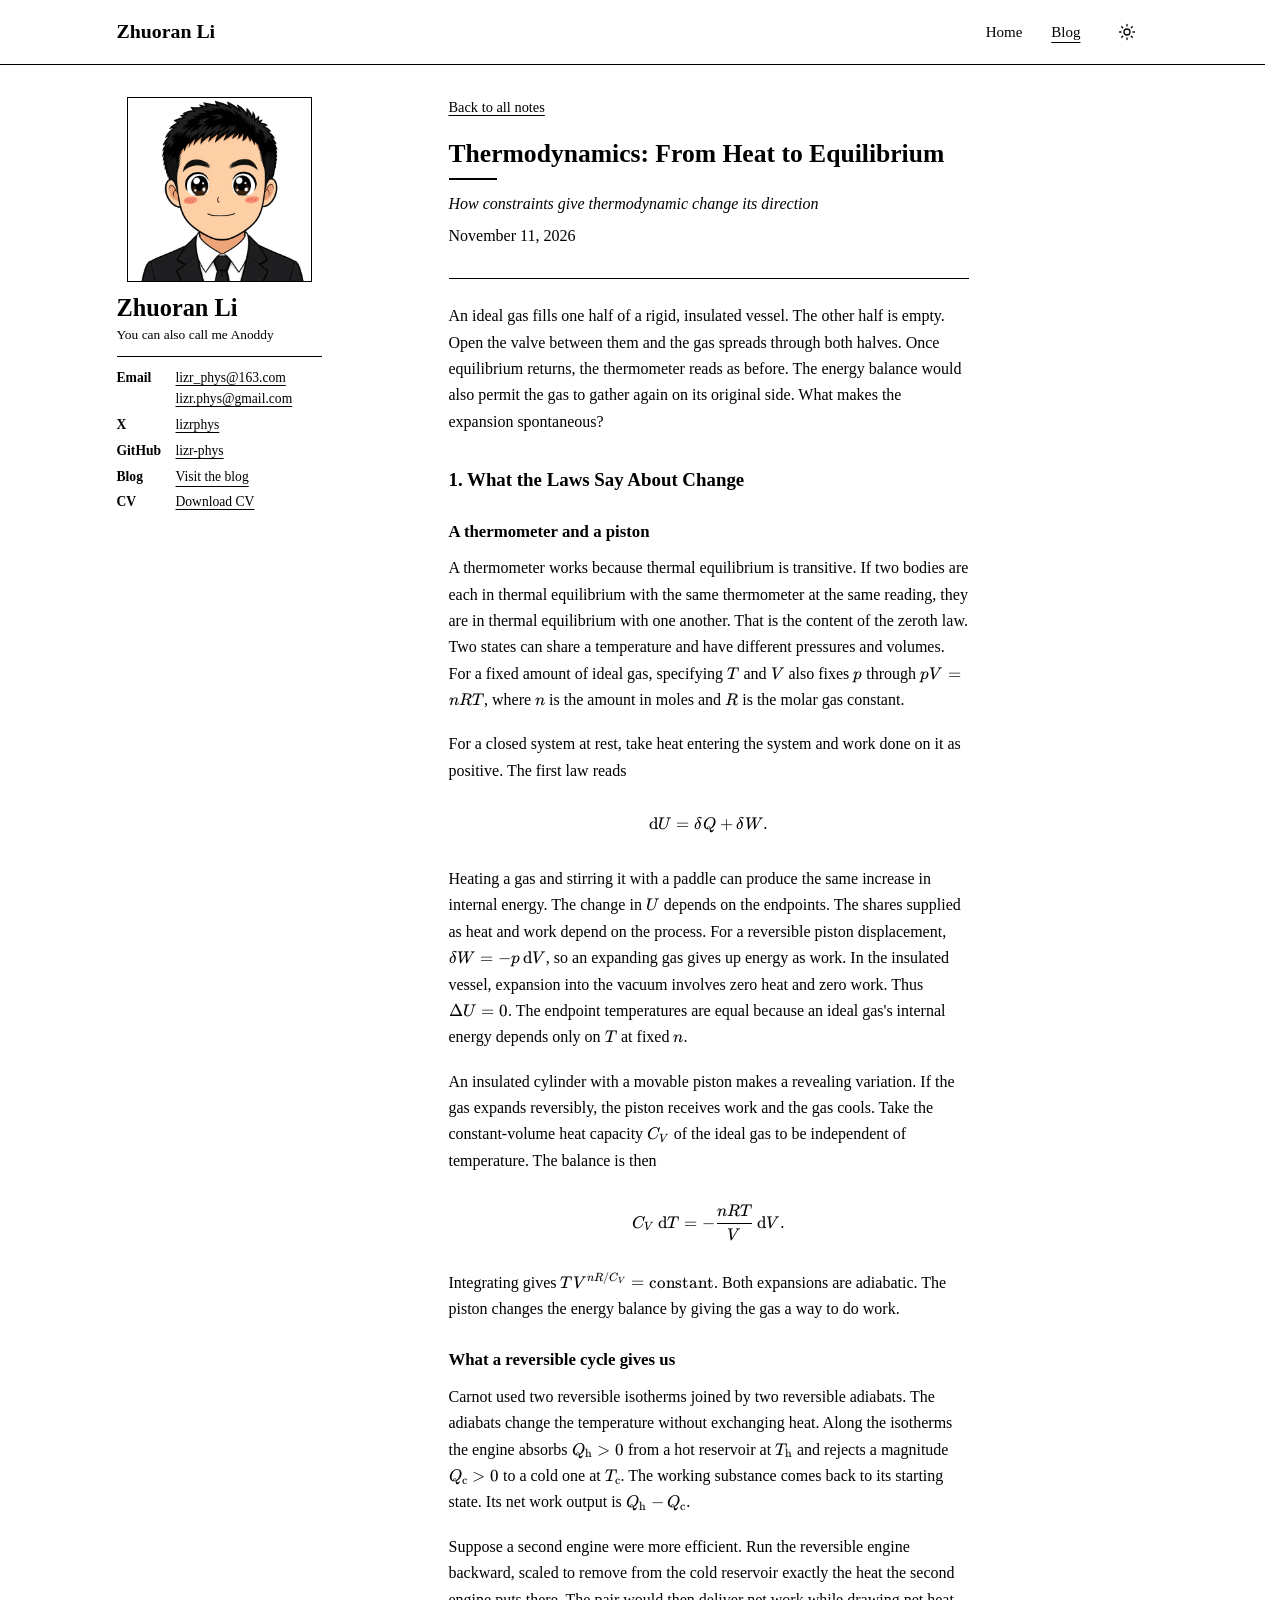
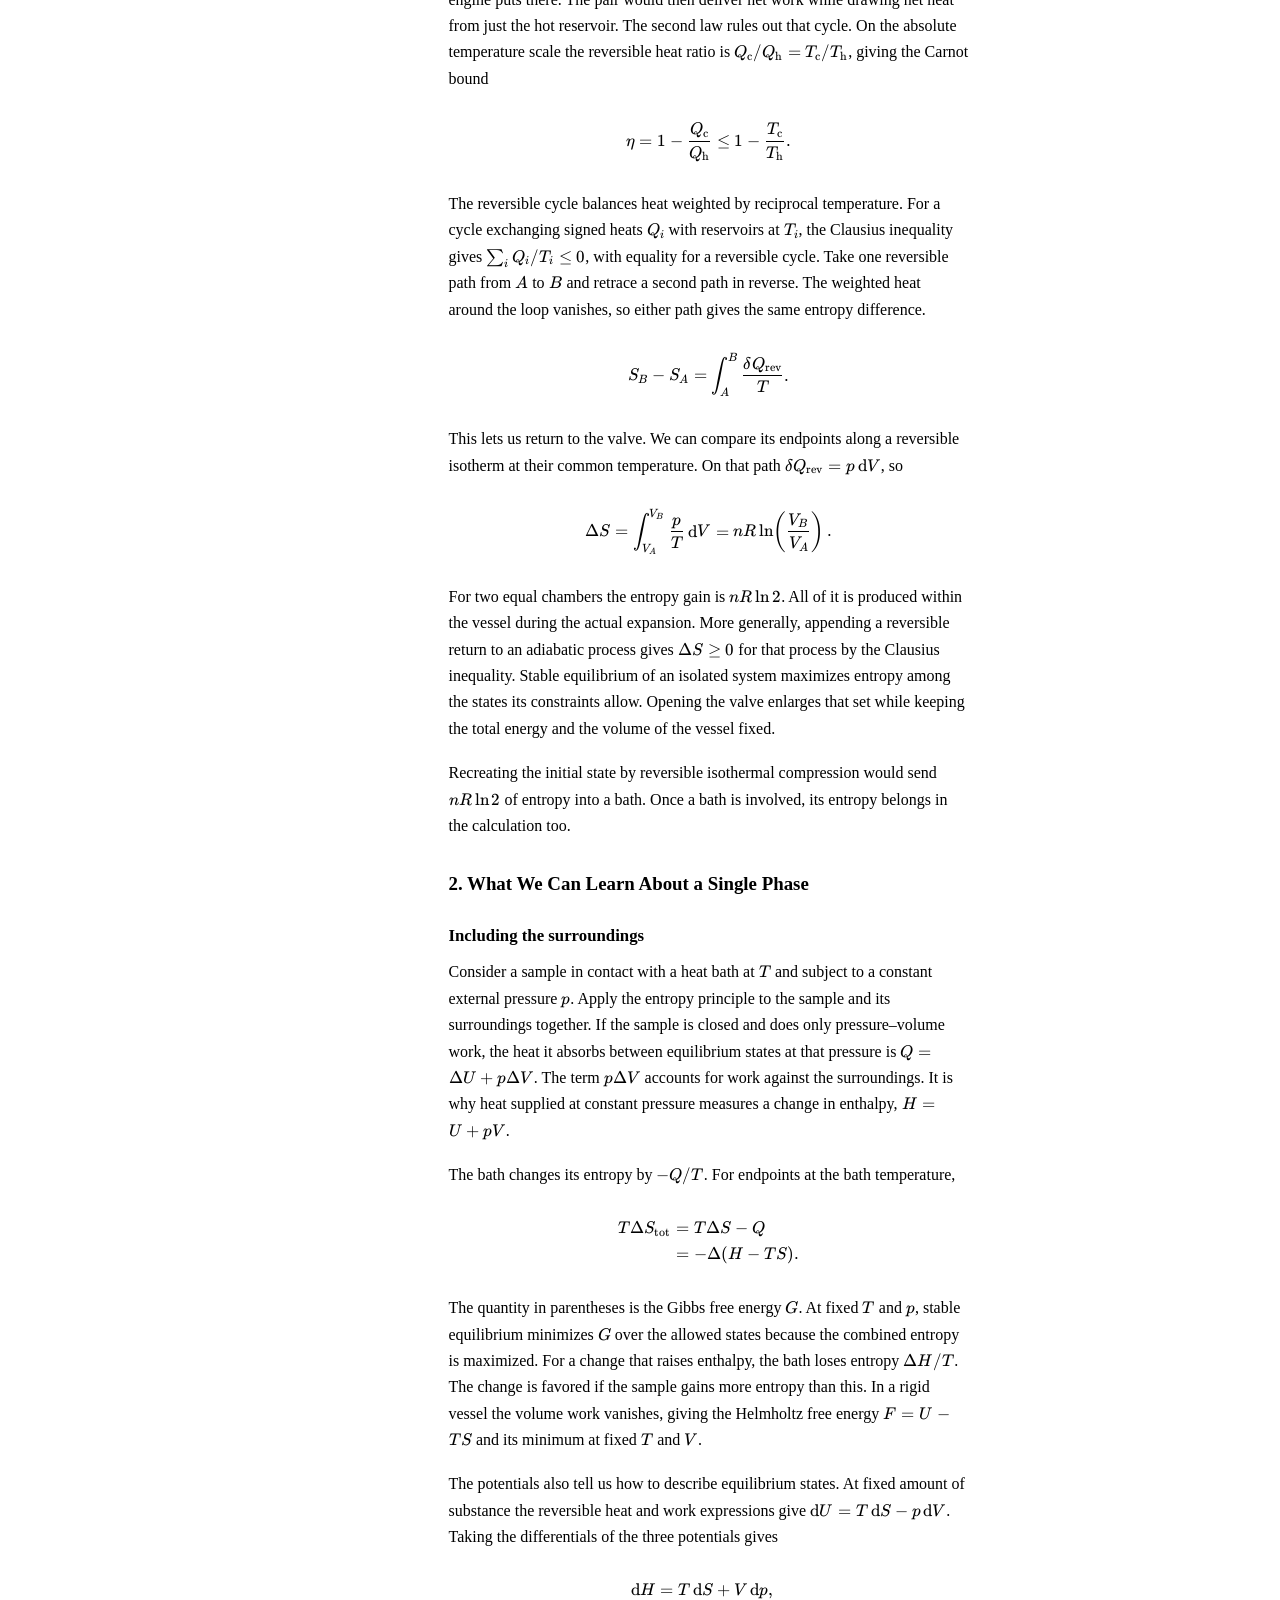
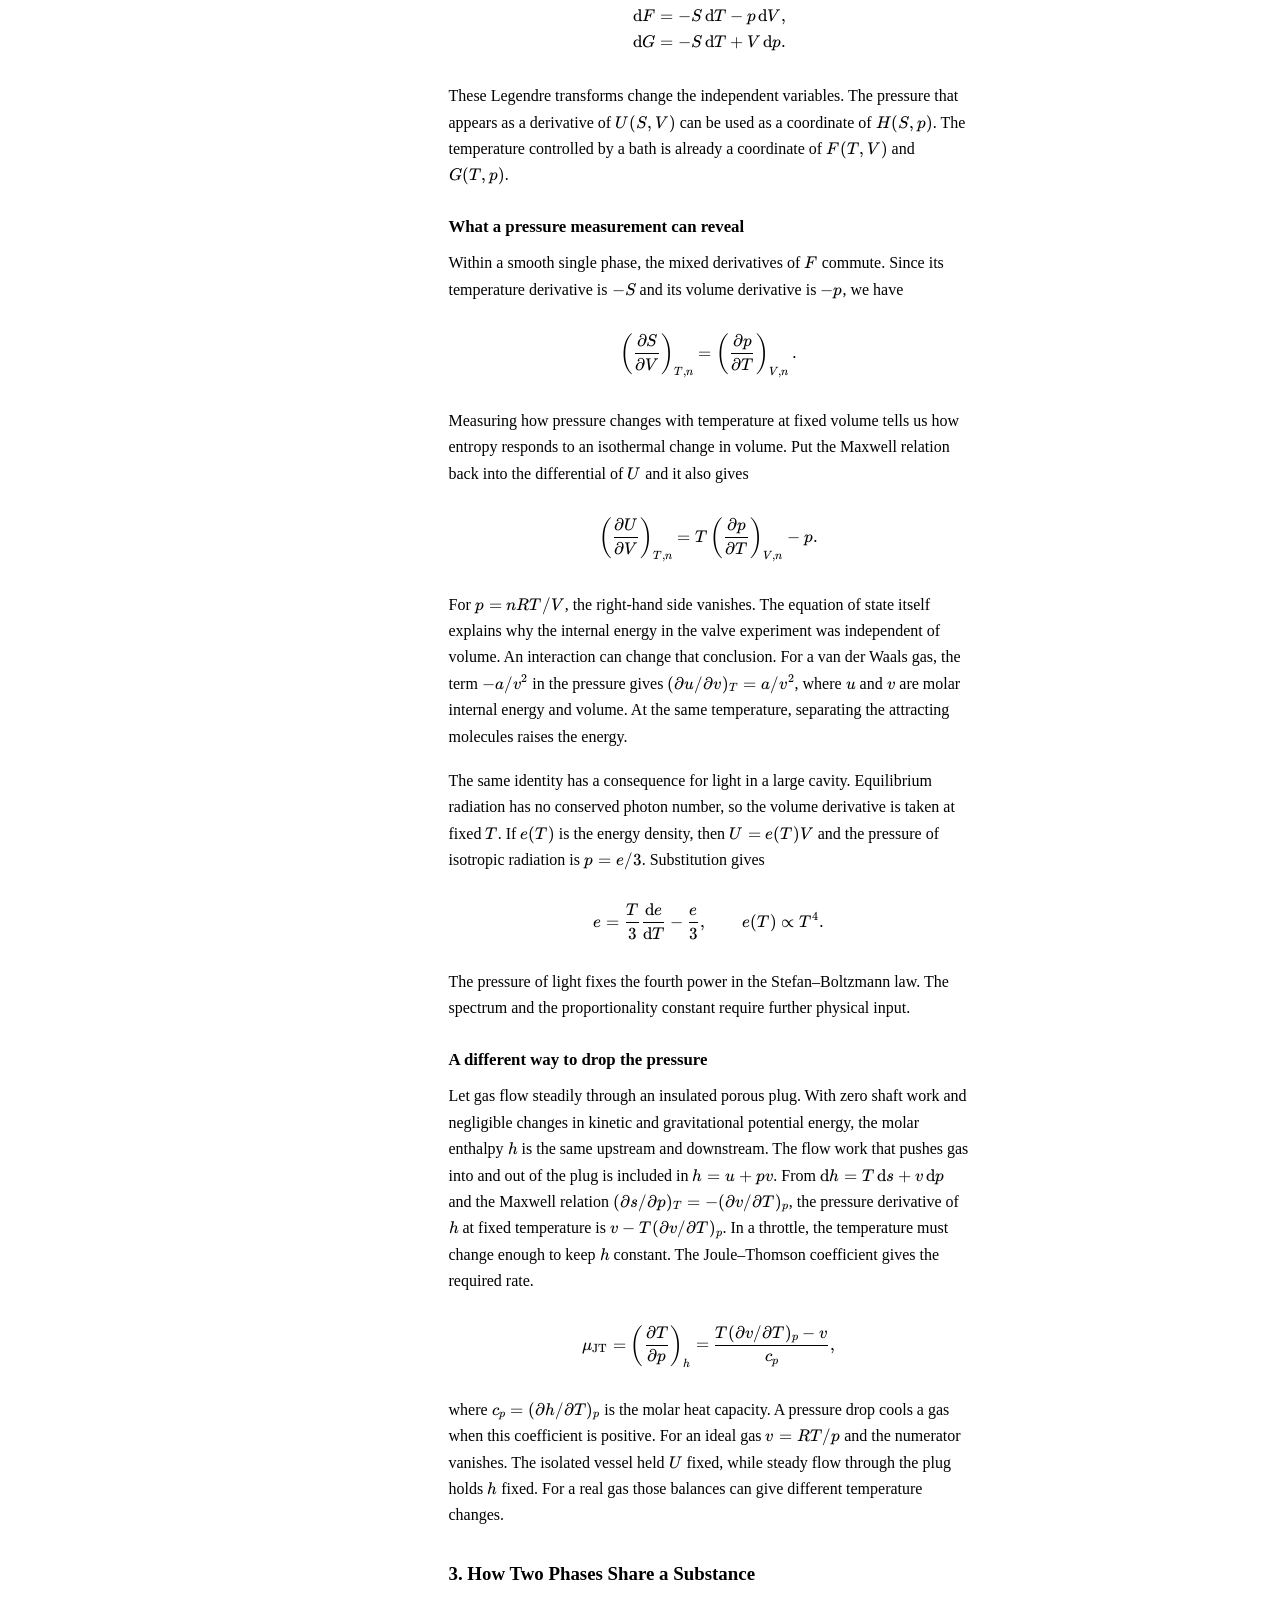
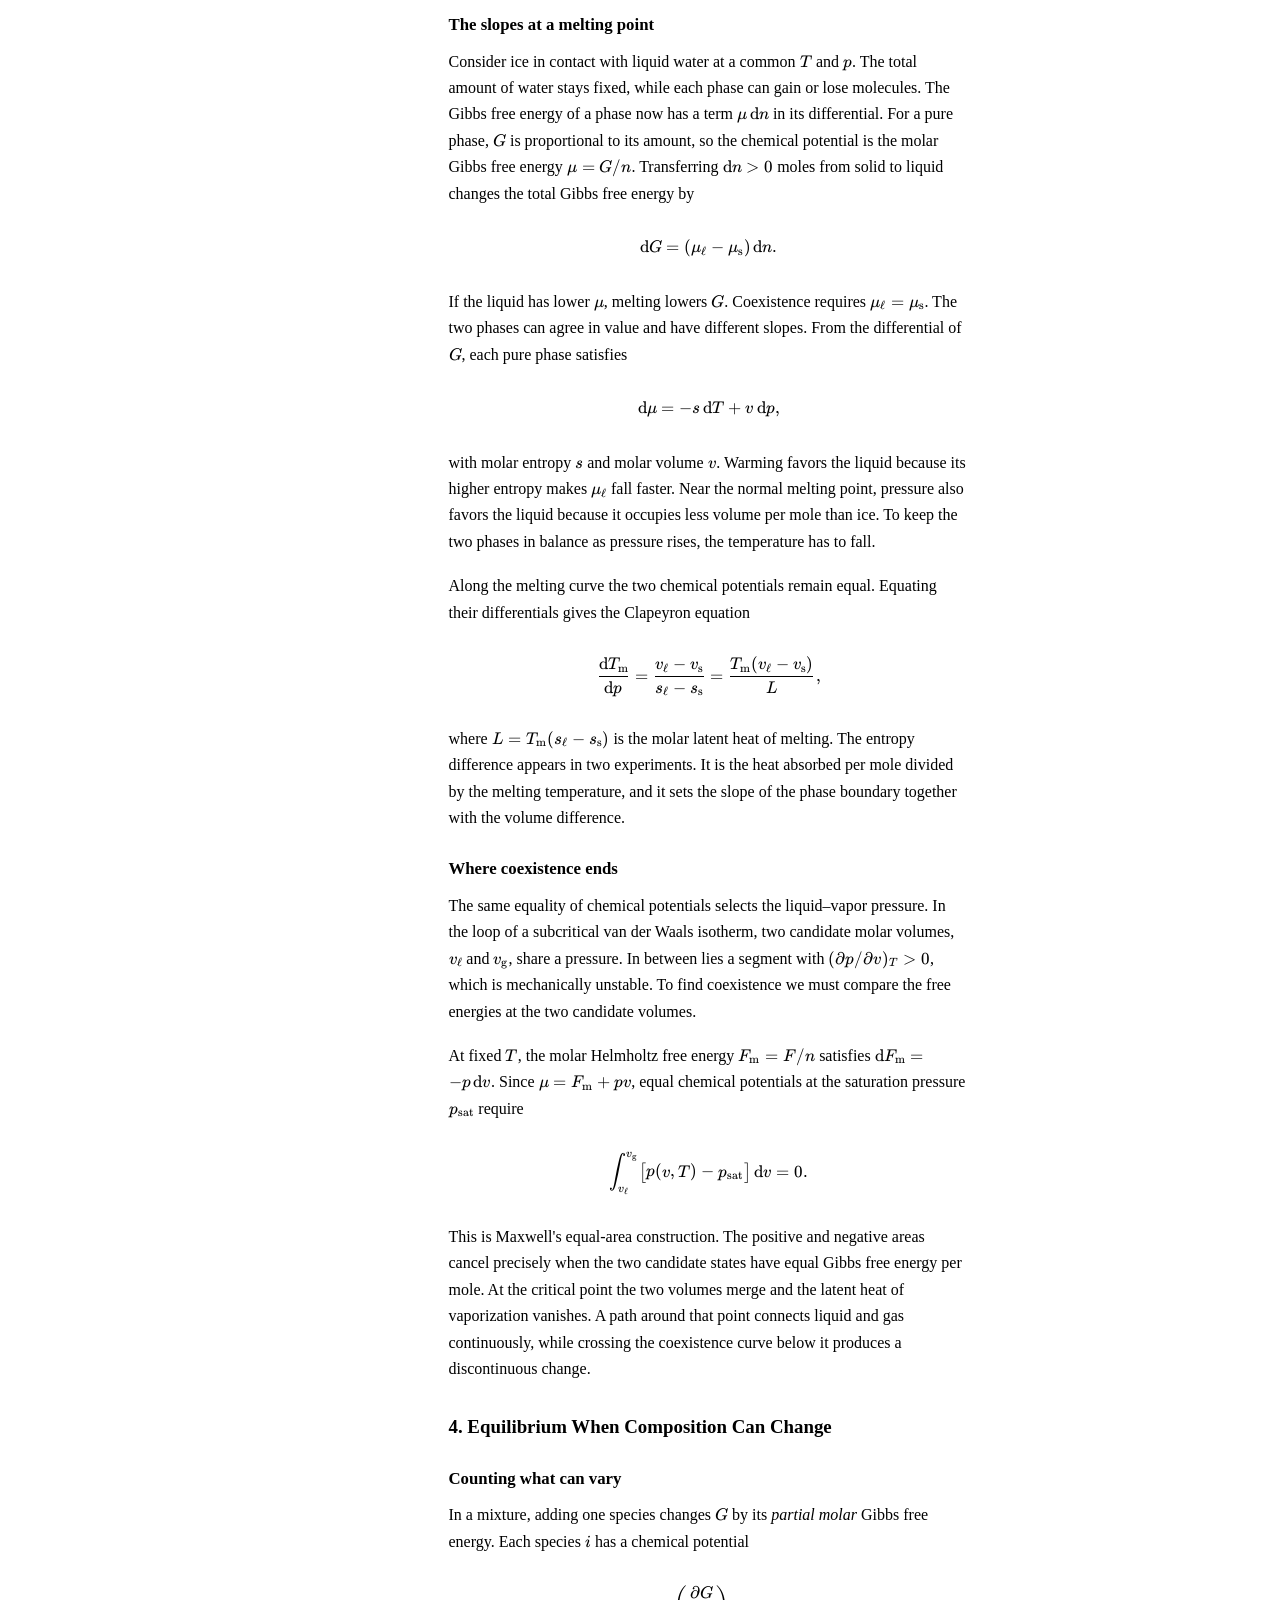
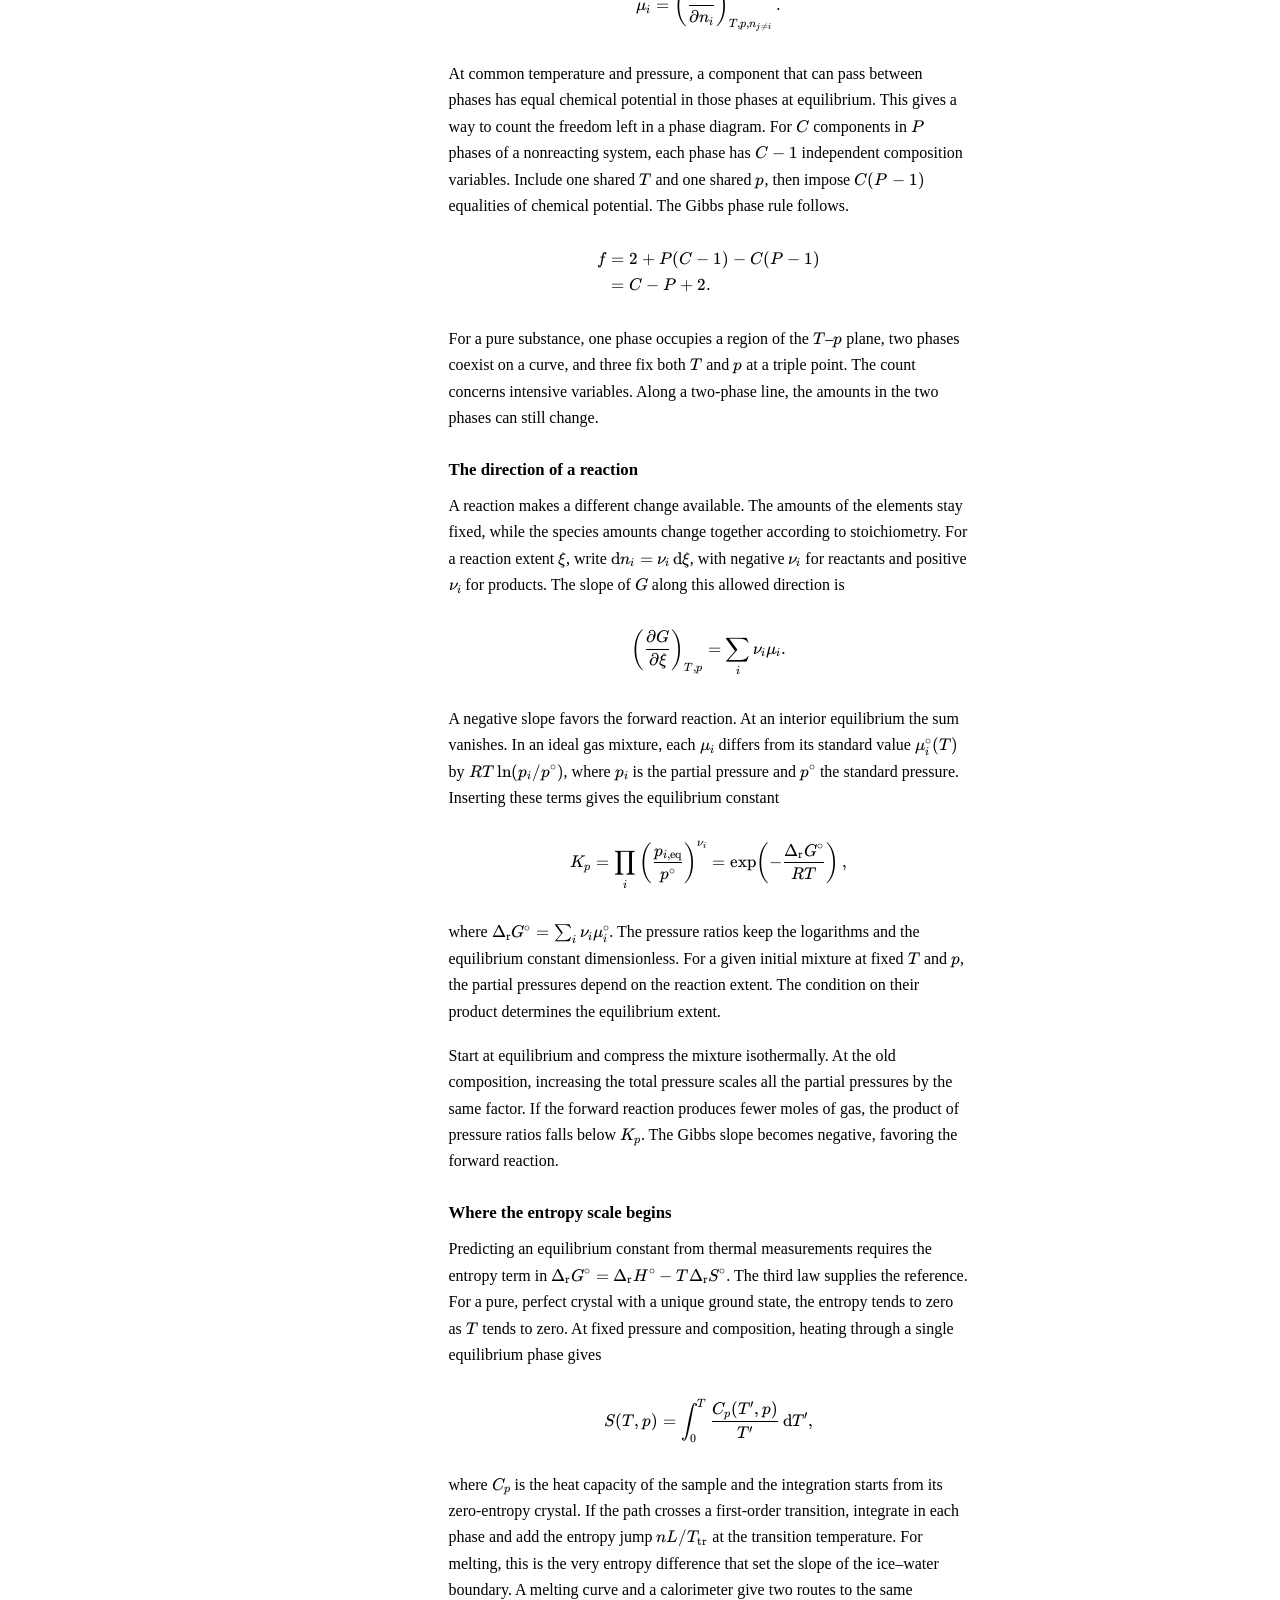
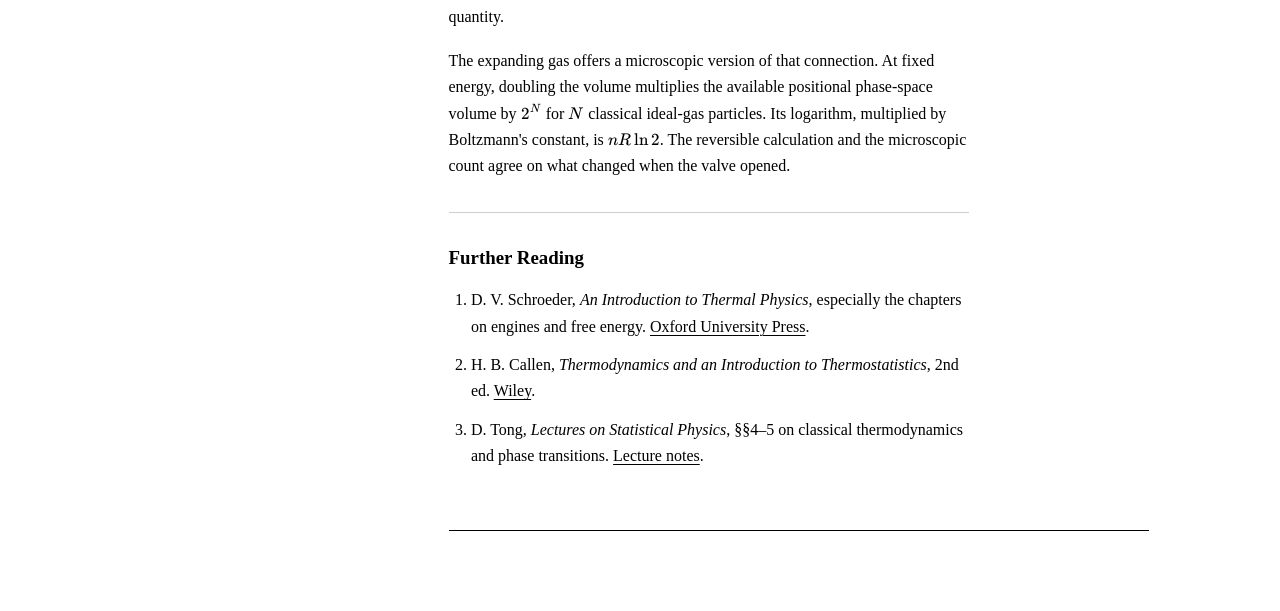
<file: blog/thermodynamics-from-heat-to-equilibrium/index.html>
<!DOCTYPE html>
<html lang="en">
<head>
  <meta charset="UTF-8">
  <meta name="viewport" content="width=device-width, initial-scale=1.0">
  <meta name="description" content="An essay on thermodynamic change, from heat and work through free energy, phase coexistence, and chemical equilibrium.">
  <title>Thermodynamics: From Heat to Equilibrium</title>
  <link rel="icon" href="data:,">
  <script src="../../theme.js?v=20261119-theme-session"></script>
  <link rel="stylesheet" href="../../style.css?v=20261121-nav-track">
  <link rel="stylesheet" href="../blog.css?v=20261118-theme">
  <link rel="stylesheet" href="../../assets/vendor/katex-0.19.1/katex-swap.min.css">
  <link rel="stylesheet" href="../math-article.css?v=20261111">
</head>
<body id="top">
  <header class="topbar">
    <nav class="section-nav blog-nav" aria-label="Blog navigation">
      <a class="nav-name" href="../../" aria-label="Zhuoran Li homepage">Zhuoran Li</a>
      <div class="nav-links">
        <a href="../../">Home</a>
        <a href="../" aria-current="page">Blog</a>
      </div>
      <button class="theme-toggle" type="button" aria-label="Dark mode" aria-pressed="false" hidden></button>
    </nav>
  </header>

  <main class="site-shell blog-shell">
    <aside class="profile-column" aria-label="Profile and contact information">
      <div class="profile-sticky">
        <img
          class="profile-image"
          src="../../assets/avatar-560.webp"
          alt="Illustrated portrait of Zhuoran Li smiling"
          width="560"
          height="560"
        >

        <div class="profile-heading">
          <h1>Zhuoran Li</h1>
          <p>You can also call me Anoddy</p>
        </div>

        <dl class="profile-links">
          <div>
            <dt>Email</dt>
            <dd>
              <a href="mailto:lizr_phys@163.com">lizr_phys@163.com</a><br>
              <a href="mailto:lizr.phys@gmail.com">lizr.phys@gmail.com</a>
            </dd>
          </div>
          <div>
            <dt>X</dt>
            <dd><a href="https://x.com/lizrphys" target="_blank" rel="noopener noreferrer">lizrphys</a></dd>
          </div>
          <div>
            <dt>GitHub</dt>
            <dd><a href="https://github.com/lizr-phys" target="_blank" rel="noopener noreferrer">lizr-phys</a></dd>
          </div>
          <div>
            <dt>Blog</dt>
            <dd><a href="../" aria-current="page">Visit the blog</a></dd>
          </div>
          <div>
            <dt>CV</dt>
            <dd><a href="../../assets/Zhuoran_Li.pdf">Download CV</a></dd>
          </div>
        </dl>
      </div>
    </aside>

    <div class="content-column blog-content">
      <article class="article-content math-article" aria-labelledby="article-title">
        <header class="article-heading">
          <p class="article-context"><a href="../">Back to all notes</a></p>
          <h2 id="article-title">Thermodynamics: From Heat to Equilibrium</h2>
          <p class="article-subtitle"><em>How constraints give thermodynamic change its direction</em></p>
          <p class="article-date"><time datetime="2026-11-11">November 11, 2026</time></p>
        </header>

        <!-- Formulas are pre-rendered with KaTeX 0.19.1; the original article is saved in article.md. -->
        <div class="post-content">
<p>An ideal gas fills one half of a rigid, insulated vessel. The other half is empty. Open the valve between them and the gas spreads through both halves. Once equilibrium returns, the thermometer reads as before. The energy balance would also permit the gas to gather again on its original side. What makes the expansion spontaneous?</p>
<h3 id="what-the-laws-say-about-change">1. What the Laws Say About Change</h3>
<h4 id="a-thermometer-and-a-piston">A thermometer and a piston</h4>
<p>A thermometer works because thermal equilibrium is transitive. If two bodies are each in thermal equilibrium with the same thermometer at the same reading, they are in thermal equilibrium with one another. That is the content of the zeroth law. Two states can share a temperature and have different pressures and volumes. For a fixed amount of ideal gas, specifying <span class="katex"><span class="katex-mathml"><math xmlns="http://www.w3.org/1998/Math/MathML"><semantics><mrow><mi>T</mi></mrow><annotation encoding="application/x-tex">T</annotation></semantics></math></span><span class="katex-html" aria-hidden="true"><span class="katex-base"><span class="katex-strut" style="height:0.6833em;"></span><span class="mord mathnormal" style="margin-right:0.1389em;">T</span></span></span></span> and <span class="katex"><span class="katex-mathml"><math xmlns="http://www.w3.org/1998/Math/MathML"><semantics><mrow><mi>V</mi></mrow><annotation encoding="application/x-tex">V</annotation></semantics></math></span><span class="katex-html" aria-hidden="true"><span class="katex-base"><span class="katex-strut" style="height:0.6833em;"></span><span class="mord mathnormal" style="margin-right:0.2222em;">V</span></span></span></span> also fixes <span class="katex"><span class="katex-mathml"><math xmlns="http://www.w3.org/1998/Math/MathML"><semantics><mrow><mi>p</mi></mrow><annotation encoding="application/x-tex">p</annotation></semantics></math></span><span class="katex-html" aria-hidden="true"><span class="katex-base"><span class="katex-strut" style="height:0.625em;vertical-align:-0.1944em;"></span><span class="mord mathnormal">p</span></span></span></span> through <span class="katex"><span class="katex-mathml"><math xmlns="http://www.w3.org/1998/Math/MathML"><semantics><mrow><mi>p</mi><mi>V</mi><mo>=</mo><mi>n</mi><mi>R</mi><mi>T</mi></mrow><annotation encoding="application/x-tex">pV=nRT</annotation></semantics></math></span><span class="katex-html" aria-hidden="true"><span class="katex-base"><span class="katex-strut" style="height:0.8778em;vertical-align:-0.1944em;"></span><span class="mord mathnormal">p</span><span class="mord mathnormal" style="margin-right:0.2222em;">V</span><span class="mspace" style="margin-right:0.2778em;"></span><span class="mrel">=</span><span class="mspace" style="margin-right:0.2778em;"></span></span><span class="katex-base"><span class="katex-strut" style="height:0.6833em;"></span><span class="mord mathnormal">n</span><span class="mord mathnormal" style="margin-right:0.0077em;">R</span><span class="mord mathnormal" style="margin-right:0.1389em;">T</span></span></span></span>, where <span class="katex"><span class="katex-mathml"><math xmlns="http://www.w3.org/1998/Math/MathML"><semantics><mrow><mi>n</mi></mrow><annotation encoding="application/x-tex">n</annotation></semantics></math></span><span class="katex-html" aria-hidden="true"><span class="katex-base"><span class="katex-strut" style="height:0.4306em;"></span><span class="mord mathnormal">n</span></span></span></span> is the amount in moles and <span class="katex"><span class="katex-mathml"><math xmlns="http://www.w3.org/1998/Math/MathML"><semantics><mrow><mi>R</mi></mrow><annotation encoding="application/x-tex">R</annotation></semantics></math></span><span class="katex-html" aria-hidden="true"><span class="katex-base"><span class="katex-strut" style="height:0.6833em;"></span><span class="mord mathnormal" style="margin-right:0.0077em;">R</span></span></span></span> is the molar gas constant.</p>
<p>For a closed system at rest, take heat entering the system and work done on it as positive. The first law reads</p>
<div class="equation" id="equation-1" tabindex="0"><span class="katex-display"><span class="katex"><span class="katex-mathml"><math xmlns="http://www.w3.org/1998/Math/MathML" display="block"><semantics><mrow><mi mathvariant="normal">d</mi><mi>U</mi><mo>=</mo><mi>δ</mi><mi>Q</mi><mo>+</mo><mi>δ</mi><mi>W</mi><mi mathvariant="normal">.</mi></mrow><annotation encoding="application/x-tex">\mathrm dU=\delta Q+\delta W.</annotation></semantics></math></span><span class="katex-html" aria-hidden="true"><span class="katex-base"><span class="katex-strut" style="height:0.6944em;"></span><span class="mord mathrm">d</span><span class="mord mathnormal" style="margin-right:0.109em;">U</span><span class="mspace" style="margin-right:0.2778em;"></span><span class="mrel">=</span><span class="mspace" style="margin-right:0.2778em;"></span></span><span class="katex-base"><span class="katex-strut" style="height:0.8889em;vertical-align:-0.1944em;"></span><span class="mord mathnormal" style="margin-right:0.0379em;">δ</span><span class="mord mathnormal">Q</span><span class="mspace" style="margin-right:0.2222em;"></span><span class="mbin">+</span><span class="mspace" style="margin-right:0.2222em;"></span></span><span class="katex-base"><span class="katex-strut" style="height:0.6944em;"></span><span class="mord mathnormal" style="margin-right:0.0379em;">δ</span><span class="mord mathnormal" style="margin-right:0.1389em;">W</span><span class="mord">.</span></span></span></span></span></div>
<p>Heating a gas and stirring it with a paddle can produce the same increase in internal energy. The change in <span class="katex"><span class="katex-mathml"><math xmlns="http://www.w3.org/1998/Math/MathML"><semantics><mrow><mi>U</mi></mrow><annotation encoding="application/x-tex">U</annotation></semantics></math></span><span class="katex-html" aria-hidden="true"><span class="katex-base"><span class="katex-strut" style="height:0.6833em;"></span><span class="mord mathnormal" style="margin-right:0.109em;">U</span></span></span></span> depends on the endpoints. The shares supplied as heat and work depend on the process. For a reversible piston displacement, <span class="katex"><span class="katex-mathml"><math xmlns="http://www.w3.org/1998/Math/MathML"><semantics><mrow><mi>δ</mi><mi>W</mi><mo>=</mo><mo>−</mo><mi>p</mi><mtext> </mtext><mi mathvariant="normal">d</mi><mi>V</mi></mrow><annotation encoding="application/x-tex">\delta W=-p\,\mathrm dV</annotation></semantics></math></span><span class="katex-html" aria-hidden="true"><span class="katex-base"><span class="katex-strut" style="height:0.6944em;"></span><span class="mord mathnormal" style="margin-right:0.0379em;">δ</span><span class="mord mathnormal" style="margin-right:0.1389em;">W</span><span class="mspace" style="margin-right:0.2778em;"></span><span class="mrel">=</span><span class="mspace" style="margin-right:0.2778em;"></span></span><span class="katex-base"><span class="katex-strut" style="height:0.8889em;vertical-align:-0.1944em;"></span><span class="mord">−</span><span class="mord mathnormal">p</span><span class="mspace" style="margin-right:0.1667em;"></span><span class="mord mathrm">d</span><span class="mord mathnormal" style="margin-right:0.2222em;">V</span></span></span></span>, so an expanding gas gives up energy as work. In the insulated vessel, expansion into the vacuum involves zero heat and zero work. Thus <span class="katex"><span class="katex-mathml"><math xmlns="http://www.w3.org/1998/Math/MathML"><semantics><mrow><mi mathvariant="normal">Δ</mi><mi>U</mi><mo>=</mo><mn>0</mn></mrow><annotation encoding="application/x-tex">\Delta U=0</annotation></semantics></math></span><span class="katex-html" aria-hidden="true"><span class="katex-base"><span class="katex-strut" style="height:0.6833em;"></span><span class="mord">Δ</span><span class="mord mathnormal" style="margin-right:0.109em;">U</span><span class="mspace" style="margin-right:0.2778em;"></span><span class="mrel">=</span><span class="mspace" style="margin-right:0.2778em;"></span></span><span class="katex-base"><span class="katex-strut" style="height:0.6444em;"></span><span class="mord">0</span></span></span></span>. The endpoint temperatures are equal because an ideal gas's internal energy depends only on <span class="katex"><span class="katex-mathml"><math xmlns="http://www.w3.org/1998/Math/MathML"><semantics><mrow><mi>T</mi></mrow><annotation encoding="application/x-tex">T</annotation></semantics></math></span><span class="katex-html" aria-hidden="true"><span class="katex-base"><span class="katex-strut" style="height:0.6833em;"></span><span class="mord mathnormal" style="margin-right:0.1389em;">T</span></span></span></span> at fixed <span class="katex"><span class="katex-mathml"><math xmlns="http://www.w3.org/1998/Math/MathML"><semantics><mrow><mi>n</mi></mrow><annotation encoding="application/x-tex">n</annotation></semantics></math></span><span class="katex-html" aria-hidden="true"><span class="katex-base"><span class="katex-strut" style="height:0.4306em;"></span><span class="mord mathnormal">n</span></span></span></span>.</p>
<p>An insulated cylinder with a movable piston makes a revealing variation. If the gas expands reversibly, the piston receives work and the gas cools. Take the constant-volume heat capacity <span class="katex"><span class="katex-mathml"><math xmlns="http://www.w3.org/1998/Math/MathML"><semantics><mrow><msub><mi>C</mi><mi>V</mi></msub></mrow><annotation encoding="application/x-tex">C_V</annotation></semantics></math></span><span class="katex-html" aria-hidden="true"><span class="katex-base"><span class="katex-strut" style="height:0.8333em;vertical-align:-0.15em;"></span><span class="mord"><span class="mord mathnormal" style="margin-right:0.0715em;">C</span><span class="msupsub"><span class="vlist-t vlist-t2"><span class="vlist-r"><span class="vlist" style="height:0.3283em;"><span style="top:-2.55em;margin-left:-0.0715em;margin-right:0.05em;"><span class="pstrut" style="height:2.7em;"></span><span class="katex-sizing reset-size6 size3 mtight"><span class="mord mathnormal mtight" style="margin-right:0.2222em;">V</span></span></span></span><span class="vlist-s">​</span></span><span class="vlist-r"><span class="vlist" style="height:0.15em;"><span></span></span></span></span></span></span></span></span></span> of the ideal gas to be independent of temperature. The balance is then</p>
<div class="equation" id="equation-2" tabindex="0"><span class="katex-display"><span class="katex"><span class="katex-mathml"><math xmlns="http://www.w3.org/1998/Math/MathML" display="block"><semantics><mrow><msub><mi>C</mi><mi>V</mi></msub><mtext> </mtext><mi mathvariant="normal">d</mi><mi>T</mi><mo>=</mo><mo>−</mo><mfrac><mrow><mi>n</mi><mi>R</mi><mi>T</mi></mrow><mi>V</mi></mfrac><mtext> </mtext><mi mathvariant="normal">d</mi><mi>V</mi><mi mathvariant="normal">.</mi></mrow><annotation encoding="application/x-tex">C_V\,\mathrm dT=-\frac{nRT}{V}\,\mathrm dV.</annotation></semantics></math></span><span class="katex-html" aria-hidden="true"><span class="katex-base"><span class="katex-strut" style="height:0.8444em;vertical-align:-0.15em;"></span><span class="mord"><span class="mord mathnormal" style="margin-right:0.0715em;">C</span><span class="msupsub"><span class="vlist-t vlist-t2"><span class="vlist-r"><span class="vlist" style="height:0.3283em;"><span style="top:-2.55em;margin-left:-0.0715em;margin-right:0.05em;"><span class="pstrut" style="height:2.7em;"></span><span class="katex-sizing reset-size6 size3 mtight"><span class="mord mathnormal mtight" style="margin-right:0.2222em;">V</span></span></span></span><span class="vlist-s">​</span></span><span class="vlist-r"><span class="vlist" style="height:0.15em;"><span></span></span></span></span></span></span><span class="mspace" style="margin-right:0.1667em;"></span><span class="mord mathrm">d</span><span class="mord mathnormal" style="margin-right:0.1389em;">T</span><span class="mspace" style="margin-right:0.2778em;"></span><span class="mrel">=</span><span class="mspace" style="margin-right:0.2778em;"></span></span><span class="katex-base"><span class="katex-strut" style="height:2.0463em;vertical-align:-0.686em;"></span><span class="mord">−</span><span class="mord"><span class="mopen nulldelimiter"></span><span class="mfrac"><span class="vlist-t vlist-t2"><span class="vlist-r"><span class="vlist" style="height:1.3603em;"><span style="top:-2.314em;"><span class="pstrut" style="height:3em;"></span><span class="mord"><span class="mord mathnormal" style="margin-right:0.2222em;">V</span></span></span><span style="top:-3.23em;"><span class="pstrut" style="height:3em;"></span><span class="frac-line" style="border-bottom-width:0.04em;"></span></span><span style="top:-3.677em;"><span class="pstrut" style="height:3em;"></span><span class="mord"><span class="mord mathnormal">n</span><span class="mord mathnormal" style="margin-right:0.0077em;">R</span><span class="mord mathnormal" style="margin-right:0.1389em;">T</span></span></span></span><span class="vlist-s">​</span></span><span class="vlist-r"><span class="vlist" style="height:0.686em;"><span></span></span></span></span></span><span class="mclose nulldelimiter"></span></span><span class="mspace" style="margin-right:0.1667em;"></span><span class="mord mathrm">d</span><span class="mord mathnormal" style="margin-right:0.2222em;">V</span><span class="mord">.</span></span></span></span></span></div>
<p>Integrating gives <span class="katex"><span class="katex-mathml"><math xmlns="http://www.w3.org/1998/Math/MathML"><semantics><mrow><mi>T</mi><msup><mi>V</mi><mrow><mi>n</mi><mi>R</mi><mi mathvariant="normal">/</mi><msub><mi>C</mi><mi>V</mi></msub></mrow></msup><mo>=</mo><mtext>constant</mtext></mrow><annotation encoding="application/x-tex">TV^{nR/C_V}=\text{constant}</annotation></semantics></math></span><span class="katex-html" aria-hidden="true"><span class="katex-base"><span class="katex-strut" style="height:0.888em;"></span><span class="mord mathnormal" style="margin-right:0.1389em;">T</span><span class="mord"><span class="mord mathnormal" style="margin-right:0.2222em;">V</span><span class="msupsub"><span class="vlist-t"><span class="vlist-r"><span class="vlist" style="height:0.888em;"><span style="top:-3.063em;margin-right:0.05em;"><span class="pstrut" style="height:2.7em;"></span><span class="katex-sizing reset-size6 size3 mtight"><span class="mord mtight"><span class="mord mathnormal mtight">n</span><span class="mord mathnormal mtight" style="margin-right:0.0077em;">R</span><span class="mord mtight">/</span><span class="mord mtight"><span class="mord mathnormal mtight" style="margin-right:0.0715em;">C</span><span class="msupsub"><span class="vlist-t vlist-t2"><span class="vlist-r"><span class="vlist" style="height:0.3448em;"><span style="top:-2.3567em;margin-left:-0.0715em;margin-right:0.0714em;"><span class="pstrut" style="height:2.5em;"></span><span class="katex-sizing reset-size3 size1 mtight"><span class="mord mathnormal mtight" style="margin-right:0.2222em;">V</span></span></span></span><span class="vlist-s">​</span></span><span class="vlist-r"><span class="vlist" style="height:0.1433em;"><span></span></span></span></span></span></span></span></span></span></span></span></span></span></span><span class="mspace" style="margin-right:0.2778em;"></span><span class="mrel">=</span><span class="mspace" style="margin-right:0.2778em;"></span></span><span class="katex-base"><span class="katex-strut" style="height:0.6151em;"></span><span class="mord text"><span class="mord">constant</span></span></span></span></span>. Both expansions are adiabatic. The piston changes the energy balance by giving the gas a way to do work.</p>
<h4 id="what-a-reversible-cycle-gives-us">What a reversible cycle gives us</h4>
<p>Carnot used two reversible isotherms joined by two reversible adiabats. The adiabats change the temperature without exchanging heat. Along the isotherms the engine absorbs <span class="katex"><span class="katex-mathml"><math xmlns="http://www.w3.org/1998/Math/MathML"><semantics><mrow><msub><mi>Q</mi><mi mathvariant="normal">h</mi></msub><mo>&gt;</mo><mn>0</mn></mrow><annotation encoding="application/x-tex">Q_{\mathrm h}&gt;0</annotation></semantics></math></span><span class="katex-html" aria-hidden="true"><span class="katex-base"><span class="katex-strut" style="height:0.8778em;vertical-align:-0.1944em;"></span><span class="mord"><span class="mord mathnormal">Q</span><span class="msupsub"><span class="vlist-t vlist-t2"><span class="vlist-r"><span class="vlist" style="height:0.3361em;"><span style="top:-2.55em;margin-left:0em;margin-right:0.05em;"><span class="pstrut" style="height:2.7em;"></span><span class="katex-sizing reset-size6 size3 mtight"><span class="mord mtight"><span class="mord mathrm mtight">h</span></span></span></span></span><span class="vlist-s">​</span></span><span class="vlist-r"><span class="vlist" style="height:0.15em;"><span></span></span></span></span></span></span><span class="mspace" style="margin-right:0.2778em;"></span><span class="mrel">&gt;</span><span class="mspace" style="margin-right:0.2778em;"></span></span><span class="katex-base"><span class="katex-strut" style="height:0.6444em;"></span><span class="mord">0</span></span></span></span> from a hot reservoir at <span class="katex"><span class="katex-mathml"><math xmlns="http://www.w3.org/1998/Math/MathML"><semantics><mrow><msub><mi>T</mi><mi mathvariant="normal">h</mi></msub></mrow><annotation encoding="application/x-tex">T_{\mathrm h}</annotation></semantics></math></span><span class="katex-html" aria-hidden="true"><span class="katex-base"><span class="katex-strut" style="height:0.8333em;vertical-align:-0.15em;"></span><span class="mord"><span class="mord mathnormal" style="margin-right:0.1389em;">T</span><span class="msupsub"><span class="vlist-t vlist-t2"><span class="vlist-r"><span class="vlist" style="height:0.3361em;"><span style="top:-2.55em;margin-left:-0.1389em;margin-right:0.05em;"><span class="pstrut" style="height:2.7em;"></span><span class="katex-sizing reset-size6 size3 mtight"><span class="mord mtight"><span class="mord mathrm mtight">h</span></span></span></span></span><span class="vlist-s">​</span></span><span class="vlist-r"><span class="vlist" style="height:0.15em;"><span></span></span></span></span></span></span></span></span></span> and rejects a magnitude <span class="katex"><span class="katex-mathml"><math xmlns="http://www.w3.org/1998/Math/MathML"><semantics><mrow><msub><mi>Q</mi><mi mathvariant="normal">c</mi></msub><mo>&gt;</mo><mn>0</mn></mrow><annotation encoding="application/x-tex">Q_{\mathrm c}&gt;0</annotation></semantics></math></span><span class="katex-html" aria-hidden="true"><span class="katex-base"><span class="katex-strut" style="height:0.8778em;vertical-align:-0.1944em;"></span><span class="mord"><span class="mord mathnormal">Q</span><span class="msupsub"><span class="vlist-t vlist-t2"><span class="vlist-r"><span class="vlist" style="height:0.1514em;"><span style="top:-2.55em;margin-left:0em;margin-right:0.05em;"><span class="pstrut" style="height:2.7em;"></span><span class="katex-sizing reset-size6 size3 mtight"><span class="mord mtight"><span class="mord mathrm mtight">c</span></span></span></span></span><span class="vlist-s">​</span></span><span class="vlist-r"><span class="vlist" style="height:0.15em;"><span></span></span></span></span></span></span><span class="mspace" style="margin-right:0.2778em;"></span><span class="mrel">&gt;</span><span class="mspace" style="margin-right:0.2778em;"></span></span><span class="katex-base"><span class="katex-strut" style="height:0.6444em;"></span><span class="mord">0</span></span></span></span> to a cold one at <span class="katex"><span class="katex-mathml"><math xmlns="http://www.w3.org/1998/Math/MathML"><semantics><mrow><msub><mi>T</mi><mi mathvariant="normal">c</mi></msub></mrow><annotation encoding="application/x-tex">T_{\mathrm c}</annotation></semantics></math></span><span class="katex-html" aria-hidden="true"><span class="katex-base"><span class="katex-strut" style="height:0.8333em;vertical-align:-0.15em;"></span><span class="mord"><span class="mord mathnormal" style="margin-right:0.1389em;">T</span><span class="msupsub"><span class="vlist-t vlist-t2"><span class="vlist-r"><span class="vlist" style="height:0.1514em;"><span style="top:-2.55em;margin-left:-0.1389em;margin-right:0.05em;"><span class="pstrut" style="height:2.7em;"></span><span class="katex-sizing reset-size6 size3 mtight"><span class="mord mtight"><span class="mord mathrm mtight">c</span></span></span></span></span><span class="vlist-s">​</span></span><span class="vlist-r"><span class="vlist" style="height:0.15em;"><span></span></span></span></span></span></span></span></span></span>. The working substance comes back to its starting state. Its net work output is <span class="katex"><span class="katex-mathml"><math xmlns="http://www.w3.org/1998/Math/MathML"><semantics><mrow><msub><mi>Q</mi><mi mathvariant="normal">h</mi></msub><mo>−</mo><msub><mi>Q</mi><mi mathvariant="normal">c</mi></msub></mrow><annotation encoding="application/x-tex">Q_{\mathrm h}-Q_{\mathrm c}</annotation></semantics></math></span><span class="katex-html" aria-hidden="true"><span class="katex-base"><span class="katex-strut" style="height:0.8778em;vertical-align:-0.1944em;"></span><span class="mord"><span class="mord mathnormal">Q</span><span class="msupsub"><span class="vlist-t vlist-t2"><span class="vlist-r"><span class="vlist" style="height:0.3361em;"><span style="top:-2.55em;margin-left:0em;margin-right:0.05em;"><span class="pstrut" style="height:2.7em;"></span><span class="katex-sizing reset-size6 size3 mtight"><span class="mord mtight"><span class="mord mathrm mtight">h</span></span></span></span></span><span class="vlist-s">​</span></span><span class="vlist-r"><span class="vlist" style="height:0.15em;"><span></span></span></span></span></span></span><span class="mspace" style="margin-right:0.2222em;"></span><span class="mbin">−</span><span class="mspace" style="margin-right:0.2222em;"></span></span><span class="katex-base"><span class="katex-strut" style="height:0.8778em;vertical-align:-0.1944em;"></span><span class="mord"><span class="mord mathnormal">Q</span><span class="msupsub"><span class="vlist-t vlist-t2"><span class="vlist-r"><span class="vlist" style="height:0.1514em;"><span style="top:-2.55em;margin-left:0em;margin-right:0.05em;"><span class="pstrut" style="height:2.7em;"></span><span class="katex-sizing reset-size6 size3 mtight"><span class="mord mtight"><span class="mord mathrm mtight">c</span></span></span></span></span><span class="vlist-s">​</span></span><span class="vlist-r"><span class="vlist" style="height:0.15em;"><span></span></span></span></span></span></span></span></span></span>.</p>
<p>Suppose a second engine were more efficient. Run the reversible engine backward, scaled to remove from the cold reservoir exactly the heat the second engine puts there. The pair would then deliver net work while drawing net heat from just the hot reservoir. The second law rules out that cycle. On the absolute temperature scale the reversible heat ratio is <span class="katex"><span class="katex-mathml"><math xmlns="http://www.w3.org/1998/Math/MathML"><semantics><mrow><msub><mi>Q</mi><mi mathvariant="normal">c</mi></msub><mi mathvariant="normal">/</mi><msub><mi>Q</mi><mi mathvariant="normal">h</mi></msub><mo>=</mo><msub><mi>T</mi><mi mathvariant="normal">c</mi></msub><mi mathvariant="normal">/</mi><msub><mi>T</mi><mi mathvariant="normal">h</mi></msub></mrow><annotation encoding="application/x-tex">Q_{\mathrm c}/Q_{\mathrm h}=T_{\mathrm c}/T_{\mathrm h}</annotation></semantics></math></span><span class="katex-html" aria-hidden="true"><span class="katex-base"><span class="katex-strut" style="height:1em;vertical-align:-0.25em;"></span><span class="mord"><span class="mord mathnormal">Q</span><span class="msupsub"><span class="vlist-t vlist-t2"><span class="vlist-r"><span class="vlist" style="height:0.1514em;"><span style="top:-2.55em;margin-left:0em;margin-right:0.05em;"><span class="pstrut" style="height:2.7em;"></span><span class="katex-sizing reset-size6 size3 mtight"><span class="mord mtight"><span class="mord mathrm mtight">c</span></span></span></span></span><span class="vlist-s">​</span></span><span class="vlist-r"><span class="vlist" style="height:0.15em;"><span></span></span></span></span></span></span><span class="mord">/</span><span class="mord"><span class="mord mathnormal">Q</span><span class="msupsub"><span class="vlist-t vlist-t2"><span class="vlist-r"><span class="vlist" style="height:0.3361em;"><span style="top:-2.55em;margin-left:0em;margin-right:0.05em;"><span class="pstrut" style="height:2.7em;"></span><span class="katex-sizing reset-size6 size3 mtight"><span class="mord mtight"><span class="mord mathrm mtight">h</span></span></span></span></span><span class="vlist-s">​</span></span><span class="vlist-r"><span class="vlist" style="height:0.15em;"><span></span></span></span></span></span></span><span class="mspace" style="margin-right:0.2778em;"></span><span class="mrel">=</span><span class="mspace" style="margin-right:0.2778em;"></span></span><span class="katex-base"><span class="katex-strut" style="height:1em;vertical-align:-0.25em;"></span><span class="mord"><span class="mord mathnormal" style="margin-right:0.1389em;">T</span><span class="msupsub"><span class="vlist-t vlist-t2"><span class="vlist-r"><span class="vlist" style="height:0.1514em;"><span style="top:-2.55em;margin-left:-0.1389em;margin-right:0.05em;"><span class="pstrut" style="height:2.7em;"></span><span class="katex-sizing reset-size6 size3 mtight"><span class="mord mtight"><span class="mord mathrm mtight">c</span></span></span></span></span><span class="vlist-s">​</span></span><span class="vlist-r"><span class="vlist" style="height:0.15em;"><span></span></span></span></span></span></span><span class="mord">/</span><span class="mord"><span class="mord mathnormal" style="margin-right:0.1389em;">T</span><span class="msupsub"><span class="vlist-t vlist-t2"><span class="vlist-r"><span class="vlist" style="height:0.3361em;"><span style="top:-2.55em;margin-left:-0.1389em;margin-right:0.05em;"><span class="pstrut" style="height:2.7em;"></span><span class="katex-sizing reset-size6 size3 mtight"><span class="mord mtight"><span class="mord mathrm mtight">h</span></span></span></span></span><span class="vlist-s">​</span></span><span class="vlist-r"><span class="vlist" style="height:0.15em;"><span></span></span></span></span></span></span></span></span></span>, giving the Carnot bound</p>
<div class="equation" id="equation-3" tabindex="0"><span class="katex-display"><span class="katex"><span class="katex-mathml"><math xmlns="http://www.w3.org/1998/Math/MathML" display="block"><semantics><mrow><mi>η</mi><mo>=</mo><mn>1</mn><mo>−</mo><mfrac><msub><mi>Q</mi><mi mathvariant="normal">c</mi></msub><msub><mi>Q</mi><mi mathvariant="normal">h</mi></msub></mfrac><mo>≤</mo><mn>1</mn><mo>−</mo><mfrac><msub><mi>T</mi><mi mathvariant="normal">c</mi></msub><msub><mi>T</mi><mi mathvariant="normal">h</mi></msub></mfrac><mi mathvariant="normal">.</mi></mrow><annotation encoding="application/x-tex">\eta=1-\frac{Q_{\mathrm c}}{Q_{\mathrm h}}
\le 1-\frac{T_{\mathrm c}}{T_{\mathrm h}}.</annotation></semantics></math></span><span class="katex-html" aria-hidden="true"><span class="katex-base"><span class="katex-strut" style="height:0.625em;vertical-align:-0.1944em;"></span><span class="mord mathnormal" style="margin-right:0.0359em;">η</span><span class="mspace" style="margin-right:0.2778em;"></span><span class="mrel">=</span><span class="mspace" style="margin-right:0.2778em;"></span></span><span class="katex-base"><span class="katex-strut" style="height:0.7278em;vertical-align:-0.0833em;"></span><span class="mord">1</span><span class="mspace" style="margin-right:0.2222em;"></span><span class="mbin">−</span><span class="mspace" style="margin-right:0.2222em;"></span></span><span class="katex-base"><span class="katex-strut" style="height:2.2408em;vertical-align:-0.8804em;"></span><span class="mord"><span class="mopen nulldelimiter"></span><span class="mfrac"><span class="vlist-t vlist-t2"><span class="vlist-r"><span class="vlist" style="height:1.3603em;"><span style="top:-2.314em;"><span class="pstrut" style="height:3em;"></span><span class="mord"><span class="mord"><span class="mord mathnormal">Q</span><span class="msupsub"><span class="vlist-t vlist-t2"><span class="vlist-r"><span class="vlist" style="height:0.3361em;"><span style="top:-2.55em;margin-left:0em;margin-right:0.05em;"><span class="pstrut" style="height:2.7em;"></span><span class="katex-sizing reset-size6 size3 mtight"><span class="mord mtight"><span class="mord mathrm mtight">h</span></span></span></span></span><span class="vlist-s">​</span></span><span class="vlist-r"><span class="vlist" style="height:0.15em;"><span></span></span></span></span></span></span></span></span><span style="top:-3.23em;"><span class="pstrut" style="height:3em;"></span><span class="frac-line" style="border-bottom-width:0.04em;"></span></span><span style="top:-3.677em;"><span class="pstrut" style="height:3em;"></span><span class="mord"><span class="mord"><span class="mord mathnormal">Q</span><span class="msupsub"><span class="vlist-t vlist-t2"><span class="vlist-r"><span class="vlist" style="height:0.1514em;"><span style="top:-2.55em;margin-left:0em;margin-right:0.05em;"><span class="pstrut" style="height:2.7em;"></span><span class="katex-sizing reset-size6 size3 mtight"><span class="mord mtight"><span class="mord mathrm mtight">c</span></span></span></span></span><span class="vlist-s">​</span></span><span class="vlist-r"><span class="vlist" style="height:0.15em;"><span></span></span></span></span></span></span></span></span></span><span class="vlist-s">​</span></span><span class="vlist-r"><span class="vlist" style="height:0.8804em;"><span></span></span></span></span></span><span class="mclose nulldelimiter"></span></span><span class="mspace" style="margin-right:0.2778em;"></span><span class="mrel">≤</span><span class="mspace" style="margin-right:0.2778em;"></span></span><span class="katex-base"><span class="katex-strut" style="height:0.7278em;vertical-align:-0.0833em;"></span><span class="mord">1</span><span class="mspace" style="margin-right:0.2222em;"></span><span class="mbin">−</span><span class="mspace" style="margin-right:0.2222em;"></span></span><span class="katex-base"><span class="katex-strut" style="height:2.1963em;vertical-align:-0.836em;"></span><span class="mord"><span class="mopen nulldelimiter"></span><span class="mfrac"><span class="vlist-t vlist-t2"><span class="vlist-r"><span class="vlist" style="height:1.3603em;"><span style="top:-2.314em;"><span class="pstrut" style="height:3em;"></span><span class="mord"><span class="mord"><span class="mord mathnormal" style="margin-right:0.1389em;">T</span><span class="msupsub"><span class="vlist-t vlist-t2"><span class="vlist-r"><span class="vlist" style="height:0.3361em;"><span style="top:-2.55em;margin-left:-0.1389em;margin-right:0.05em;"><span class="pstrut" style="height:2.7em;"></span><span class="katex-sizing reset-size6 size3 mtight"><span class="mord mtight"><span class="mord mathrm mtight">h</span></span></span></span></span><span class="vlist-s">​</span></span><span class="vlist-r"><span class="vlist" style="height:0.15em;"><span></span></span></span></span></span></span></span></span><span style="top:-3.23em;"><span class="pstrut" style="height:3em;"></span><span class="frac-line" style="border-bottom-width:0.04em;"></span></span><span style="top:-3.677em;"><span class="pstrut" style="height:3em;"></span><span class="mord"><span class="mord"><span class="mord mathnormal" style="margin-right:0.1389em;">T</span><span class="msupsub"><span class="vlist-t vlist-t2"><span class="vlist-r"><span class="vlist" style="height:0.1514em;"><span style="top:-2.55em;margin-left:-0.1389em;margin-right:0.05em;"><span class="pstrut" style="height:2.7em;"></span><span class="katex-sizing reset-size6 size3 mtight"><span class="mord mtight"><span class="mord mathrm mtight">c</span></span></span></span></span><span class="vlist-s">​</span></span><span class="vlist-r"><span class="vlist" style="height:0.15em;"><span></span></span></span></span></span></span></span></span></span><span class="vlist-s">​</span></span><span class="vlist-r"><span class="vlist" style="height:0.836em;"><span></span></span></span></span></span><span class="mclose nulldelimiter"></span></span><span class="mord">.</span></span></span></span></span></div>
<p>The reversible cycle balances heat weighted by reciprocal temperature. For a cycle exchanging signed heats <span class="katex"><span class="katex-mathml"><math xmlns="http://www.w3.org/1998/Math/MathML"><semantics><mrow><msub><mi>Q</mi><mi>i</mi></msub></mrow><annotation encoding="application/x-tex">Q_i</annotation></semantics></math></span><span class="katex-html" aria-hidden="true"><span class="katex-base"><span class="katex-strut" style="height:0.8778em;vertical-align:-0.1944em;"></span><span class="mord"><span class="mord mathnormal">Q</span><span class="msupsub"><span class="vlist-t vlist-t2"><span class="vlist-r"><span class="vlist" style="height:0.3117em;"><span style="top:-2.55em;margin-left:0em;margin-right:0.05em;"><span class="pstrut" style="height:2.7em;"></span><span class="katex-sizing reset-size6 size3 mtight"><span class="mord mathnormal mtight">i</span></span></span></span><span class="vlist-s">​</span></span><span class="vlist-r"><span class="vlist" style="height:0.15em;"><span></span></span></span></span></span></span></span></span></span> with reservoirs at <span class="katex"><span class="katex-mathml"><math xmlns="http://www.w3.org/1998/Math/MathML"><semantics><mrow><msub><mi>T</mi><mi>i</mi></msub></mrow><annotation encoding="application/x-tex">T_i</annotation></semantics></math></span><span class="katex-html" aria-hidden="true"><span class="katex-base"><span class="katex-strut" style="height:0.8333em;vertical-align:-0.15em;"></span><span class="mord"><span class="mord mathnormal" style="margin-right:0.1389em;">T</span><span class="msupsub"><span class="vlist-t vlist-t2"><span class="vlist-r"><span class="vlist" style="height:0.3117em;"><span style="top:-2.55em;margin-left:-0.1389em;margin-right:0.05em;"><span class="pstrut" style="height:2.7em;"></span><span class="katex-sizing reset-size6 size3 mtight"><span class="mord mathnormal mtight">i</span></span></span></span><span class="vlist-s">​</span></span><span class="vlist-r"><span class="vlist" style="height:0.15em;"><span></span></span></span></span></span></span></span></span></span>, the Clausius inequality gives <span class="katex"><span class="katex-mathml"><math xmlns="http://www.w3.org/1998/Math/MathML"><semantics><mrow><msub><mo>∑</mo><mi>i</mi></msub><msub><mi>Q</mi><mi>i</mi></msub><mi mathvariant="normal">/</mi><msub><mi>T</mi><mi>i</mi></msub><mo>≤</mo><mn>0</mn></mrow><annotation encoding="application/x-tex">\sum_i Q_i/T_i\le 0</annotation></semantics></math></span><span class="katex-html" aria-hidden="true"><span class="katex-base"><span class="katex-strut" style="height:1.0497em;vertical-align:-0.2997em;"></span><span class="mop"><span class="mop op-symbol small-op" style="position:relative;top:0em;">∑</span><span class="msupsub"><span class="vlist-t vlist-t2"><span class="vlist-r"><span class="vlist" style="height:0.162em;"><span style="top:-2.4003em;margin-left:0em;margin-right:0.05em;"><span class="pstrut" style="height:2.7em;"></span><span class="katex-sizing reset-size6 size3 mtight"><span class="mord mathnormal mtight">i</span></span></span></span><span class="vlist-s">​</span></span><span class="vlist-r"><span class="vlist" style="height:0.2997em;"><span></span></span></span></span></span></span><span class="mspace" style="margin-right:0.1667em;"></span><span class="mord"><span class="mord mathnormal">Q</span><span class="msupsub"><span class="vlist-t vlist-t2"><span class="vlist-r"><span class="vlist" style="height:0.3117em;"><span style="top:-2.55em;margin-left:0em;margin-right:0.05em;"><span class="pstrut" style="height:2.7em;"></span><span class="katex-sizing reset-size6 size3 mtight"><span class="mord mathnormal mtight">i</span></span></span></span><span class="vlist-s">​</span></span><span class="vlist-r"><span class="vlist" style="height:0.15em;"><span></span></span></span></span></span></span><span class="mord">/</span><span class="mord"><span class="mord mathnormal" style="margin-right:0.1389em;">T</span><span class="msupsub"><span class="vlist-t vlist-t2"><span class="vlist-r"><span class="vlist" style="height:0.3117em;"><span style="top:-2.55em;margin-left:-0.1389em;margin-right:0.05em;"><span class="pstrut" style="height:2.7em;"></span><span class="katex-sizing reset-size6 size3 mtight"><span class="mord mathnormal mtight">i</span></span></span></span><span class="vlist-s">​</span></span><span class="vlist-r"><span class="vlist" style="height:0.15em;"><span></span></span></span></span></span></span><span class="mspace" style="margin-right:0.2778em;"></span><span class="mrel">≤</span><span class="mspace" style="margin-right:0.2778em;"></span></span><span class="katex-base"><span class="katex-strut" style="height:0.6444em;"></span><span class="mord">0</span></span></span></span>, with equality for a reversible cycle. Take one reversible path from <span class="katex"><span class="katex-mathml"><math xmlns="http://www.w3.org/1998/Math/MathML"><semantics><mrow><mi>A</mi></mrow><annotation encoding="application/x-tex">A</annotation></semantics></math></span><span class="katex-html" aria-hidden="true"><span class="katex-base"><span class="katex-strut" style="height:0.6833em;"></span><span class="mord mathnormal">A</span></span></span></span> to <span class="katex"><span class="katex-mathml"><math xmlns="http://www.w3.org/1998/Math/MathML"><semantics><mrow><mi>B</mi></mrow><annotation encoding="application/x-tex">B</annotation></semantics></math></span><span class="katex-html" aria-hidden="true"><span class="katex-base"><span class="katex-strut" style="height:0.6833em;"></span><span class="mord mathnormal" style="margin-right:0.0502em;">B</span></span></span></span> and retrace a second path in reverse. The weighted heat around the loop vanishes, so either path gives the same entropy difference.</p>
<div class="equation" id="equation-4" tabindex="0"><span class="katex-display"><span class="katex"><span class="katex-mathml"><math xmlns="http://www.w3.org/1998/Math/MathML" display="block"><semantics><mrow><msub><mi>S</mi><mi>B</mi></msub><mo>−</mo><msub><mi>S</mi><mi>A</mi></msub><mo>=</mo><msubsup><mo>∫</mo><mi>A</mi><mi>B</mi></msubsup><mfrac><mrow><mi>δ</mi><msub><mi>Q</mi><mrow><mi mathvariant="normal">r</mi><mi mathvariant="normal">e</mi><mi mathvariant="normal">v</mi></mrow></msub></mrow><mi>T</mi></mfrac><mi mathvariant="normal">.</mi></mrow><annotation encoding="application/x-tex">S_B-S_A=\int_A^B\frac{\delta Q_{\mathrm{rev}}}{T}.</annotation></semantics></math></span><span class="katex-html" aria-hidden="true"><span class="katex-base"><span class="katex-strut" style="height:0.8333em;vertical-align:-0.15em;"></span><span class="mord"><span class="mord mathnormal" style="margin-right:0.0576em;">S</span><span class="msupsub"><span class="vlist-t vlist-t2"><span class="vlist-r"><span class="vlist" style="height:0.3283em;"><span style="top:-2.55em;margin-left:-0.0576em;margin-right:0.05em;"><span class="pstrut" style="height:2.7em;"></span><span class="katex-sizing reset-size6 size3 mtight"><span class="mord mathnormal mtight" style="margin-right:0.0502em;">B</span></span></span></span><span class="vlist-s">​</span></span><span class="vlist-r"><span class="vlist" style="height:0.15em;"><span></span></span></span></span></span></span><span class="mspace" style="margin-right:0.2222em;"></span><span class="mbin">−</span><span class="mspace" style="margin-right:0.2222em;"></span></span><span class="katex-base"><span class="katex-strut" style="height:0.8333em;vertical-align:-0.15em;"></span><span class="mord"><span class="mord mathnormal" style="margin-right:0.0576em;">S</span><span class="msupsub"><span class="vlist-t vlist-t2"><span class="vlist-r"><span class="vlist" style="height:0.3283em;"><span style="top:-2.55em;margin-left:-0.0576em;margin-right:0.05em;"><span class="pstrut" style="height:2.7em;"></span><span class="katex-sizing reset-size6 size3 mtight"><span class="mord mathnormal mtight">A</span></span></span></span><span class="vlist-s">​</span></span><span class="vlist-r"><span class="vlist" style="height:0.15em;"><span></span></span></span></span></span></span><span class="mspace" style="margin-right:0.2778em;"></span><span class="mrel">=</span><span class="mspace" style="margin-right:0.2778em;"></span></span><span class="katex-base"><span class="katex-strut" style="height:2.5032em;vertical-align:-0.9119em;"></span><span class="mop"><span class="mop op-symbol large-op" style="margin-right:0.4445em;position:relative;top:-0.0011em;">∫</span><span class="msupsub"><span class="vlist-t vlist-t2"><span class="vlist-r"><span class="vlist" style="height:1.5912em;"><span style="top:-1.7881em;margin-left:-0.4445em;margin-right:0.05em;"><span class="pstrut" style="height:2.7em;"></span><span class="katex-sizing reset-size6 size3 mtight"><span class="mord mathnormal mtight">A</span></span></span><span style="top:-3.8129em;margin-right:0.05em;"><span class="pstrut" style="height:2.7em;"></span><span class="katex-sizing reset-size6 size3 mtight"><span class="mord mathnormal mtight" style="margin-right:0.0502em;">B</span></span></span></span><span class="vlist-s">​</span></span><span class="vlist-r"><span class="vlist" style="height:0.9119em;"><span></span></span></span></span></span></span><span class="mspace" style="margin-right:0.1667em;"></span><span class="mord"><span class="mopen nulldelimiter"></span><span class="mfrac"><span class="vlist-t vlist-t2"><span class="vlist-r"><span class="vlist" style="height:1.3714em;"><span style="top:-2.314em;"><span class="pstrut" style="height:3em;"></span><span class="mord"><span class="mord mathnormal" style="margin-right:0.1389em;">T</span></span></span><span style="top:-3.23em;"><span class="pstrut" style="height:3em;"></span><span class="frac-line" style="border-bottom-width:0.04em;"></span></span><span style="top:-3.677em;"><span class="pstrut" style="height:3em;"></span><span class="mord"><span class="mord mathnormal" style="margin-right:0.0379em;">δ</span><span class="mord"><span class="mord mathnormal">Q</span><span class="msupsub"><span class="vlist-t vlist-t2"><span class="vlist-r"><span class="vlist" style="height:0.1514em;"><span style="top:-2.55em;margin-left:0em;margin-right:0.05em;"><span class="pstrut" style="height:2.7em;"></span><span class="katex-sizing reset-size6 size3 mtight"><span class="mord mtight"><span class="mord mtight"><span class="mord mathrm mtight" style="margin-right:0.0139em;">rev</span></span></span></span></span></span><span class="vlist-s">​</span></span><span class="vlist-r"><span class="vlist" style="height:0.15em;"><span></span></span></span></span></span></span></span></span></span><span class="vlist-s">​</span></span><span class="vlist-r"><span class="vlist" style="height:0.686em;"><span></span></span></span></span></span><span class="mclose nulldelimiter"></span></span><span class="mord">.</span></span></span></span></span></div>
<p>This lets us return to the valve. We can compare its endpoints along a reversible isotherm at their common temperature. On that path <span class="katex"><span class="katex-mathml"><math xmlns="http://www.w3.org/1998/Math/MathML"><semantics><mrow><mi>δ</mi><msub><mi>Q</mi><mrow><mi mathvariant="normal">r</mi><mi mathvariant="normal">e</mi><mi mathvariant="normal">v</mi></mrow></msub><mo>=</mo><mi>p</mi><mtext> </mtext><mi mathvariant="normal">d</mi><mi>V</mi></mrow><annotation encoding="application/x-tex">\delta Q_{\mathrm{rev}}=p\,\mathrm dV</annotation></semantics></math></span><span class="katex-html" aria-hidden="true"><span class="katex-base"><span class="katex-strut" style="height:0.8889em;vertical-align:-0.1944em;"></span><span class="mord mathnormal" style="margin-right:0.0379em;">δ</span><span class="mord"><span class="mord mathnormal">Q</span><span class="msupsub"><span class="vlist-t vlist-t2"><span class="vlist-r"><span class="vlist" style="height:0.1514em;"><span style="top:-2.55em;margin-left:0em;margin-right:0.05em;"><span class="pstrut" style="height:2.7em;"></span><span class="katex-sizing reset-size6 size3 mtight"><span class="mord mtight"><span class="mord mtight"><span class="mord mathrm mtight" style="margin-right:0.0139em;">rev</span></span></span></span></span></span><span class="vlist-s">​</span></span><span class="vlist-r"><span class="vlist" style="height:0.15em;"><span></span></span></span></span></span></span><span class="mspace" style="margin-right:0.2778em;"></span><span class="mrel">=</span><span class="mspace" style="margin-right:0.2778em;"></span></span><span class="katex-base"><span class="katex-strut" style="height:0.8889em;vertical-align:-0.1944em;"></span><span class="mord mathnormal">p</span><span class="mspace" style="margin-right:0.1667em;"></span><span class="mord mathrm">d</span><span class="mord mathnormal" style="margin-right:0.2222em;">V</span></span></span></span>, so</p>
<div class="equation" id="equation-5" tabindex="0"><span class="katex-display"><span class="katex"><span class="katex-mathml"><math xmlns="http://www.w3.org/1998/Math/MathML" display="block"><semantics><mrow><mi mathvariant="normal">Δ</mi><mi>S</mi><mo>=</mo><msubsup><mo>∫</mo><msub><mi>V</mi><mi>A</mi></msub><msub><mi>V</mi><mi>B</mi></msub></msubsup><mfrac><mi>p</mi><mi>T</mi></mfrac><mtext> </mtext><mi mathvariant="normal">d</mi><mi>V</mi><mo>=</mo><mi>n</mi><mi>R</mi><mi>ln</mi><mo>⁡</mo><mtext> ⁣</mtext><mrow><mo fence="true">(</mo><mfrac><msub><mi>V</mi><mi>B</mi></msub><msub><mi>V</mi><mi>A</mi></msub></mfrac><mo fence="true">)</mo></mrow><mi mathvariant="normal">.</mi></mrow><annotation encoding="application/x-tex">\Delta S=\int_{V_A}^{V_B}\frac{p}{T}\,\mathrm dV
=nR\ln\!\left(\frac{V_B}{V_A}\right).</annotation></semantics></math></span><span class="katex-html" aria-hidden="true"><span class="katex-base"><span class="katex-strut" style="height:0.6833em;"></span><span class="mord">Δ</span><span class="mord mathnormal" style="margin-right:0.0576em;">S</span><span class="mspace" style="margin-right:0.2778em;"></span><span class="mrel">=</span><span class="mspace" style="margin-right:0.2778em;"></span></span><span class="katex-base"><span class="katex-strut" style="height:2.6035em;vertical-align:-1.0123em;"></span><span class="mop"><span class="mop op-symbol large-op" style="margin-right:0.4445em;position:relative;top:-0.0011em;">∫</span><span class="msupsub"><span class="vlist-t vlist-t2"><span class="vlist-r"><span class="vlist" style="height:1.5912em;"><span style="top:-1.7881em;margin-left:-0.4445em;margin-right:0.05em;"><span class="pstrut" style="height:2.7em;"></span><span class="katex-sizing reset-size6 size3 mtight"><span class="mord mtight"><span class="mord mtight"><span class="mord mathnormal mtight" style="margin-right:0.2222em;">V</span><span class="msupsub"><span class="vlist-t vlist-t2"><span class="vlist-r"><span class="vlist" style="height:0.3448em;"><span style="top:-2.3567em;margin-left:-0.2222em;margin-right:0.0714em;"><span class="pstrut" style="height:2.5em;"></span><span class="katex-sizing reset-size3 size1 mtight"><span class="mord mathnormal mtight">A</span></span></span></span><span class="vlist-s">​</span></span><span class="vlist-r"><span class="vlist" style="height:0.1433em;"><span></span></span></span></span></span></span></span></span></span><span style="top:-3.8129em;margin-right:0.05em;"><span class="pstrut" style="height:2.7em;"></span><span class="katex-sizing reset-size6 size3 mtight"><span class="mord mtight"><span class="mord mtight"><span class="mord mathnormal mtight" style="margin-right:0.2222em;">V</span><span class="msupsub"><span class="vlist-t vlist-t2"><span class="vlist-r"><span class="vlist" style="height:0.3448em;"><span style="top:-2.3567em;margin-left:-0.2222em;margin-right:0.0714em;"><span class="pstrut" style="height:2.5em;"></span><span class="katex-sizing reset-size3 size1 mtight"><span class="mord mathnormal mtight" style="margin-right:0.0502em;">B</span></span></span></span><span class="vlist-s">​</span></span><span class="vlist-r"><span class="vlist" style="height:0.1433em;"><span></span></span></span></span></span></span></span></span></span></span><span class="vlist-s">​</span></span><span class="vlist-r"><span class="vlist" style="height:1.0123em;"><span></span></span></span></span></span></span><span class="mspace" style="margin-right:0.1667em;"></span><span class="mord"><span class="mopen nulldelimiter"></span><span class="mfrac"><span class="vlist-t vlist-t2"><span class="vlist-r"><span class="vlist" style="height:1.1076em;"><span style="top:-2.314em;"><span class="pstrut" style="height:3em;"></span><span class="mord"><span class="mord mathnormal" style="margin-right:0.1389em;">T</span></span></span><span style="top:-3.23em;"><span class="pstrut" style="height:3em;"></span><span class="frac-line" style="border-bottom-width:0.04em;"></span></span><span style="top:-3.677em;"><span class="pstrut" style="height:3em;"></span><span class="mord"><span class="mord mathnormal">p</span></span></span></span><span class="vlist-s">​</span></span><span class="vlist-r"><span class="vlist" style="height:0.686em;"><span></span></span></span></span></span><span class="mclose nulldelimiter"></span></span><span class="mspace" style="margin-right:0.1667em;"></span><span class="mord mathrm">d</span><span class="mord mathnormal" style="margin-right:0.2222em;">V</span><span class="mspace" style="margin-right:0.2778em;"></span><span class="mrel">=</span><span class="mspace" style="margin-right:0.2778em;"></span></span><span class="katex-base"><span class="katex-strut" style="height:2.4em;vertical-align:-0.95em;"></span><span class="mord mathnormal">n</span><span class="mord mathnormal" style="margin-right:0.0077em;">R</span><span class="mspace" style="margin-right:0.1667em;"></span><span class="mop">ln</span><span class="mspace" style="margin-right:-0.1667em;"></span><span class="mspace" style="margin-right:0.1667em;"></span><span class="minner"><span class="mopen delimcenter" style="top:0em;"><span class="delimsizing size3">(</span></span><span class="mord"><span class="mopen nulldelimiter"></span><span class="mfrac"><span class="vlist-t vlist-t2"><span class="vlist-r"><span class="vlist" style="height:1.3603em;"><span style="top:-2.314em;"><span class="pstrut" style="height:3em;"></span><span class="mord"><span class="mord"><span class="mord mathnormal" style="margin-right:0.2222em;">V</span><span class="msupsub"><span class="vlist-t vlist-t2"><span class="vlist-r"><span class="vlist" style="height:0.3283em;"><span style="top:-2.55em;margin-left:-0.2222em;margin-right:0.05em;"><span class="pstrut" style="height:2.7em;"></span><span class="katex-sizing reset-size6 size3 mtight"><span class="mord mathnormal mtight">A</span></span></span></span><span class="vlist-s">​</span></span><span class="vlist-r"><span class="vlist" style="height:0.15em;"><span></span></span></span></span></span></span></span></span><span style="top:-3.23em;"><span class="pstrut" style="height:3em;"></span><span class="frac-line" style="border-bottom-width:0.04em;"></span></span><span style="top:-3.677em;"><span class="pstrut" style="height:3em;"></span><span class="mord"><span class="mord"><span class="mord mathnormal" style="margin-right:0.2222em;">V</span><span class="msupsub"><span class="vlist-t vlist-t2"><span class="vlist-r"><span class="vlist" style="height:0.3283em;"><span style="top:-2.55em;margin-left:-0.2222em;margin-right:0.05em;"><span class="pstrut" style="height:2.7em;"></span><span class="katex-sizing reset-size6 size3 mtight"><span class="mord mathnormal mtight" style="margin-right:0.0502em;">B</span></span></span></span><span class="vlist-s">​</span></span><span class="vlist-r"><span class="vlist" style="height:0.15em;"><span></span></span></span></span></span></span></span></span></span><span class="vlist-s">​</span></span><span class="vlist-r"><span class="vlist" style="height:0.836em;"><span></span></span></span></span></span><span class="mclose nulldelimiter"></span></span><span class="mclose delimcenter" style="top:0em;"><span class="delimsizing size3">)</span></span></span><span class="mspace" style="margin-right:0.1667em;"></span><span class="mord">.</span></span></span></span></span></div>
<p>For two equal chambers the entropy gain is <span class="katex"><span class="katex-mathml"><math xmlns="http://www.w3.org/1998/Math/MathML"><semantics><mrow><mi>n</mi><mi>R</mi><mi>ln</mi><mo>⁡</mo><mn>2</mn></mrow><annotation encoding="application/x-tex">nR\ln 2</annotation></semantics></math></span><span class="katex-html" aria-hidden="true"><span class="katex-base"><span class="katex-strut" style="height:0.6944em;"></span><span class="mord mathnormal">n</span><span class="mord mathnormal" style="margin-right:0.0077em;">R</span><span class="mspace" style="margin-right:0.1667em;"></span><span class="mop">ln</span><span class="mspace" style="margin-right:0.1667em;"></span><span class="mord">2</span></span></span></span>. All of it is produced within the vessel during the actual expansion. More generally, appending a reversible return to an adiabatic process gives <span class="katex"><span class="katex-mathml"><math xmlns="http://www.w3.org/1998/Math/MathML"><semantics><mrow><mi mathvariant="normal">Δ</mi><mi>S</mi><mo>≥</mo><mn>0</mn></mrow><annotation encoding="application/x-tex">\Delta S\ge 0</annotation></semantics></math></span><span class="katex-html" aria-hidden="true"><span class="katex-base"><span class="katex-strut" style="height:0.8193em;vertical-align:-0.136em;"></span><span class="mord">Δ</span><span class="mord mathnormal" style="margin-right:0.0576em;">S</span><span class="mspace" style="margin-right:0.2778em;"></span><span class="mrel">≥</span><span class="mspace" style="margin-right:0.2778em;"></span></span><span class="katex-base"><span class="katex-strut" style="height:0.6444em;"></span><span class="mord">0</span></span></span></span> for that process by the Clausius inequality. Stable equilibrium of an isolated system maximizes entropy among the states its constraints allow. Opening the valve enlarges that set while keeping the total energy and the volume of the vessel fixed.</p>
<p>Recreating the initial state by reversible isothermal compression would send <span class="katex"><span class="katex-mathml"><math xmlns="http://www.w3.org/1998/Math/MathML"><semantics><mrow><mi>n</mi><mi>R</mi><mi>ln</mi><mo>⁡</mo><mn>2</mn></mrow><annotation encoding="application/x-tex">nR\ln 2</annotation></semantics></math></span><span class="katex-html" aria-hidden="true"><span class="katex-base"><span class="katex-strut" style="height:0.6944em;"></span><span class="mord mathnormal">n</span><span class="mord mathnormal" style="margin-right:0.0077em;">R</span><span class="mspace" style="margin-right:0.1667em;"></span><span class="mop">ln</span><span class="mspace" style="margin-right:0.1667em;"></span><span class="mord">2</span></span></span></span> of entropy into a bath. Once a bath is involved, its entropy belongs in the calculation too.</p>
<h3 id="what-we-can-learn-about-a-single-phase">2. What We Can Learn About a Single Phase</h3>
<h4 id="including-the-surroundings">Including the surroundings</h4>
<p>Consider a sample in contact with a heat bath at <span class="katex"><span class="katex-mathml"><math xmlns="http://www.w3.org/1998/Math/MathML"><semantics><mrow><mi>T</mi></mrow><annotation encoding="application/x-tex">T</annotation></semantics></math></span><span class="katex-html" aria-hidden="true"><span class="katex-base"><span class="katex-strut" style="height:0.6833em;"></span><span class="mord mathnormal" style="margin-right:0.1389em;">T</span></span></span></span> and subject to a constant external pressure <span class="katex"><span class="katex-mathml"><math xmlns="http://www.w3.org/1998/Math/MathML"><semantics><mrow><mi>p</mi></mrow><annotation encoding="application/x-tex">p</annotation></semantics></math></span><span class="katex-html" aria-hidden="true"><span class="katex-base"><span class="katex-strut" style="height:0.625em;vertical-align:-0.1944em;"></span><span class="mord mathnormal">p</span></span></span></span>. Apply the entropy principle to the sample and its surroundings together. If the sample is closed and does only pressure–volume work, the heat it absorbs between equilibrium states at that pressure is <span class="katex"><span class="katex-mathml"><math xmlns="http://www.w3.org/1998/Math/MathML"><semantics><mrow><mi>Q</mi><mo>=</mo><mi mathvariant="normal">Δ</mi><mi>U</mi><mo>+</mo><mi>p</mi><mi mathvariant="normal">Δ</mi><mi>V</mi></mrow><annotation encoding="application/x-tex">Q=\Delta U+p\Delta V</annotation></semantics></math></span><span class="katex-html" aria-hidden="true"><span class="katex-base"><span class="katex-strut" style="height:0.8778em;vertical-align:-0.1944em;"></span><span class="mord mathnormal">Q</span><span class="mspace" style="margin-right:0.2778em;"></span><span class="mrel">=</span><span class="mspace" style="margin-right:0.2778em;"></span></span><span class="katex-base"><span class="katex-strut" style="height:0.7667em;vertical-align:-0.0833em;"></span><span class="mord">Δ</span><span class="mord mathnormal" style="margin-right:0.109em;">U</span><span class="mspace" style="margin-right:0.2222em;"></span><span class="mbin">+</span><span class="mspace" style="margin-right:0.2222em;"></span></span><span class="katex-base"><span class="katex-strut" style="height:0.8778em;vertical-align:-0.1944em;"></span><span class="mord mathnormal">p</span><span class="mord">Δ</span><span class="mord mathnormal" style="margin-right:0.2222em;">V</span></span></span></span>. The term <span class="katex"><span class="katex-mathml"><math xmlns="http://www.w3.org/1998/Math/MathML"><semantics><mrow><mi>p</mi><mi mathvariant="normal">Δ</mi><mi>V</mi></mrow><annotation encoding="application/x-tex">p\Delta V</annotation></semantics></math></span><span class="katex-html" aria-hidden="true"><span class="katex-base"><span class="katex-strut" style="height:0.8778em;vertical-align:-0.1944em;"></span><span class="mord mathnormal">p</span><span class="mord">Δ</span><span class="mord mathnormal" style="margin-right:0.2222em;">V</span></span></span></span> accounts for work against the surroundings. It is why heat supplied at constant pressure measures a change in enthalpy, <span class="katex"><span class="katex-mathml"><math xmlns="http://www.w3.org/1998/Math/MathML"><semantics><mrow><mi>H</mi><mo>=</mo><mi>U</mi><mo>+</mo><mi>p</mi><mi>V</mi></mrow><annotation encoding="application/x-tex">H=U+pV</annotation></semantics></math></span><span class="katex-html" aria-hidden="true"><span class="katex-base"><span class="katex-strut" style="height:0.6833em;"></span><span class="mord mathnormal" style="margin-right:0.0813em;">H</span><span class="mspace" style="margin-right:0.2778em;"></span><span class="mrel">=</span><span class="mspace" style="margin-right:0.2778em;"></span></span><span class="katex-base"><span class="katex-strut" style="height:0.7667em;vertical-align:-0.0833em;"></span><span class="mord mathnormal" style="margin-right:0.109em;">U</span><span class="mspace" style="margin-right:0.2222em;"></span><span class="mbin">+</span><span class="mspace" style="margin-right:0.2222em;"></span></span><span class="katex-base"><span class="katex-strut" style="height:0.8778em;vertical-align:-0.1944em;"></span><span class="mord mathnormal">p</span><span class="mord mathnormal" style="margin-right:0.2222em;">V</span></span></span></span>.</p>
<p>The bath changes its entropy by <span class="katex"><span class="katex-mathml"><math xmlns="http://www.w3.org/1998/Math/MathML"><semantics><mrow><mo>−</mo><mi>Q</mi><mi mathvariant="normal">/</mi><mi>T</mi></mrow><annotation encoding="application/x-tex">-Q/T</annotation></semantics></math></span><span class="katex-html" aria-hidden="true"><span class="katex-base"><span class="katex-strut" style="height:1em;vertical-align:-0.25em;"></span><span class="mord">−</span><span class="mord mathnormal">Q</span><span class="mord">/</span><span class="mord mathnormal" style="margin-right:0.1389em;">T</span></span></span></span>. For endpoints at the bath temperature,</p>
<div class="equation" id="equation-6" tabindex="0"><span class="katex-display"><span class="katex"><span class="katex-mathml"><math xmlns="http://www.w3.org/1998/Math/MathML" display="block"><semantics><mtable rowspacing="0.25em" columnalign="right left" columnspacing="0em"><mtr><mtd><mstyle scriptlevel="0" displaystyle="true"><mrow><mi>T</mi><mi mathvariant="normal">Δ</mi><msub><mi>S</mi><mrow><mi mathvariant="normal">t</mi><mi mathvariant="normal">o</mi><mi mathvariant="normal">t</mi></mrow></msub></mrow></mstyle></mtd><mtd><mstyle scriptlevel="0" displaystyle="true"><mrow><mrow></mrow><mo>=</mo><mi>T</mi><mi mathvariant="normal">Δ</mi><mi>S</mi><mo>−</mo><mi>Q</mi></mrow></mstyle></mtd></mtr><mtr><mtd><mstyle scriptlevel="0" displaystyle="true"><mrow></mrow></mstyle></mtd><mtd><mstyle scriptlevel="0" displaystyle="true"><mrow><mrow></mrow><mo>=</mo><mo>−</mo><mi mathvariant="normal">Δ</mi><mo stretchy="false">(</mo><mi>H</mi><mo>−</mo><mi>T</mi><mi>S</mi><mo stretchy="false">)</mo><mi mathvariant="normal">.</mi></mrow></mstyle></mtd></mtr></mtable><annotation encoding="application/x-tex">\begin{aligned}
T\Delta S_{\mathrm{tot}}
&amp;=T\Delta S-Q \\
&amp;=-\Delta(H-TS).
\end{aligned}</annotation></semantics></math></span><span class="katex-html" aria-hidden="true"><span class="katex-base"><span class="katex-strut" style="height:2.7em;vertical-align:-1.1em;"></span><span class="mord"><span class="mtable"><span class="col-align-r"><span class="vlist-t vlist-t2"><span class="vlist-r"><span class="vlist" style="height:1.6em;"><span style="top:-3.76em;"><span class="pstrut" style="height:3em;"></span><span class="mord"><span class="mord mathnormal" style="margin-right:0.1389em;">T</span><span class="mord">Δ</span><span class="mord"><span class="mord mathnormal" style="margin-right:0.0576em;">S</span><span class="msupsub"><span class="vlist-t vlist-t2"><span class="vlist-r"><span class="vlist" style="height:0.2806em;"><span style="top:-2.55em;margin-left:-0.0576em;margin-right:0.05em;"><span class="pstrut" style="height:2.7em;"></span><span class="katex-sizing reset-size6 size3 mtight"><span class="mord mtight"><span class="mord mtight"><span class="mord mathrm mtight">tot</span></span></span></span></span></span><span class="vlist-s">​</span></span><span class="vlist-r"><span class="vlist" style="height:0.15em;"><span></span></span></span></span></span></span></span></span><span style="top:-2.26em;"><span class="pstrut" style="height:3em;"></span><span class="mord"></span></span></span><span class="vlist-s">​</span></span><span class="vlist-r"><span class="vlist" style="height:1.1em;"><span></span></span></span></span></span><span class="col-align-l"><span class="vlist-t vlist-t2"><span class="vlist-r"><span class="vlist" style="height:1.6em;"><span style="top:-3.76em;"><span class="pstrut" style="height:3em;"></span><span class="mord"><span class="mord"></span><span class="mspace" style="margin-right:0.2778em;"></span><span class="mrel">=</span><span class="mspace" style="margin-right:0.2778em;"></span><span class="mord mathnormal" style="margin-right:0.1389em;">T</span><span class="mord">Δ</span><span class="mord mathnormal" style="margin-right:0.0576em;">S</span><span class="mspace" style="margin-right:0.2222em;"></span><span class="mbin">−</span><span class="mspace" style="margin-right:0.2222em;"></span><span class="mord mathnormal">Q</span></span></span><span style="top:-2.26em;"><span class="pstrut" style="height:3em;"></span><span class="mord"><span class="mord"></span><span class="mspace" style="margin-right:0.2778em;"></span><span class="mrel">=</span><span class="mspace" style="margin-right:0.2778em;"></span><span class="mord">−</span><span class="mord">Δ</span><span class="mopen">(</span><span class="mord mathnormal" style="margin-right:0.0813em;">H</span><span class="mspace" style="margin-right:0.2222em;"></span><span class="mbin">−</span><span class="mspace" style="margin-right:0.2222em;"></span><span class="mord mathnormal" style="margin-right:0.1389em;">T</span><span class="mord mathnormal" style="margin-right:0.0576em;">S</span><span class="mclose">)</span><span class="mord">.</span></span></span></span><span class="vlist-s">​</span></span><span class="vlist-r"><span class="vlist" style="height:1.1em;"><span></span></span></span></span></span></span></span></span></span></span></span></div>
<p>The quantity in parentheses is the Gibbs free energy <span class="katex"><span class="katex-mathml"><math xmlns="http://www.w3.org/1998/Math/MathML"><semantics><mrow><mi>G</mi></mrow><annotation encoding="application/x-tex">G</annotation></semantics></math></span><span class="katex-html" aria-hidden="true"><span class="katex-base"><span class="katex-strut" style="height:0.6833em;"></span><span class="mord mathnormal">G</span></span></span></span>. At fixed <span class="katex"><span class="katex-mathml"><math xmlns="http://www.w3.org/1998/Math/MathML"><semantics><mrow><mi>T</mi></mrow><annotation encoding="application/x-tex">T</annotation></semantics></math></span><span class="katex-html" aria-hidden="true"><span class="katex-base"><span class="katex-strut" style="height:0.6833em;"></span><span class="mord mathnormal" style="margin-right:0.1389em;">T</span></span></span></span> and <span class="katex"><span class="katex-mathml"><math xmlns="http://www.w3.org/1998/Math/MathML"><semantics><mrow><mi>p</mi></mrow><annotation encoding="application/x-tex">p</annotation></semantics></math></span><span class="katex-html" aria-hidden="true"><span class="katex-base"><span class="katex-strut" style="height:0.625em;vertical-align:-0.1944em;"></span><span class="mord mathnormal">p</span></span></span></span>, stable equilibrium minimizes <span class="katex"><span class="katex-mathml"><math xmlns="http://www.w3.org/1998/Math/MathML"><semantics><mrow><mi>G</mi></mrow><annotation encoding="application/x-tex">G</annotation></semantics></math></span><span class="katex-html" aria-hidden="true"><span class="katex-base"><span class="katex-strut" style="height:0.6833em;"></span><span class="mord mathnormal">G</span></span></span></span> over the allowed states because the combined entropy is maximized. For a change that raises enthalpy, the bath loses entropy <span class="katex"><span class="katex-mathml"><math xmlns="http://www.w3.org/1998/Math/MathML"><semantics><mrow><mi mathvariant="normal">Δ</mi><mi>H</mi><mi mathvariant="normal">/</mi><mi>T</mi></mrow><annotation encoding="application/x-tex">\Delta H/T</annotation></semantics></math></span><span class="katex-html" aria-hidden="true"><span class="katex-base"><span class="katex-strut" style="height:1em;vertical-align:-0.25em;"></span><span class="mord">Δ</span><span class="mord mathnormal" style="margin-right:0.0813em;">H</span><span class="mord">/</span><span class="mord mathnormal" style="margin-right:0.1389em;">T</span></span></span></span>. The change is favored if the sample gains more entropy than this. In a rigid vessel the volume work vanishes, giving the Helmholtz free energy <span class="katex"><span class="katex-mathml"><math xmlns="http://www.w3.org/1998/Math/MathML"><semantics><mrow><mi>F</mi><mo>=</mo><mi>U</mi><mo>−</mo><mi>T</mi><mi>S</mi></mrow><annotation encoding="application/x-tex">F=U-TS</annotation></semantics></math></span><span class="katex-html" aria-hidden="true"><span class="katex-base"><span class="katex-strut" style="height:0.6833em;"></span><span class="mord mathnormal" style="margin-right:0.1389em;">F</span><span class="mspace" style="margin-right:0.2778em;"></span><span class="mrel">=</span><span class="mspace" style="margin-right:0.2778em;"></span></span><span class="katex-base"><span class="katex-strut" style="height:0.7667em;vertical-align:-0.0833em;"></span><span class="mord mathnormal" style="margin-right:0.109em;">U</span><span class="mspace" style="margin-right:0.2222em;"></span><span class="mbin">−</span><span class="mspace" style="margin-right:0.2222em;"></span></span><span class="katex-base"><span class="katex-strut" style="height:0.6833em;"></span><span class="mord mathnormal" style="margin-right:0.1389em;">T</span><span class="mord mathnormal" style="margin-right:0.0576em;">S</span></span></span></span> and its minimum at fixed <span class="katex"><span class="katex-mathml"><math xmlns="http://www.w3.org/1998/Math/MathML"><semantics><mrow><mi>T</mi></mrow><annotation encoding="application/x-tex">T</annotation></semantics></math></span><span class="katex-html" aria-hidden="true"><span class="katex-base"><span class="katex-strut" style="height:0.6833em;"></span><span class="mord mathnormal" style="margin-right:0.1389em;">T</span></span></span></span> and <span class="katex"><span class="katex-mathml"><math xmlns="http://www.w3.org/1998/Math/MathML"><semantics><mrow><mi>V</mi></mrow><annotation encoding="application/x-tex">V</annotation></semantics></math></span><span class="katex-html" aria-hidden="true"><span class="katex-base"><span class="katex-strut" style="height:0.6833em;"></span><span class="mord mathnormal" style="margin-right:0.2222em;">V</span></span></span></span>.</p>
<p>The potentials also tell us how to describe equilibrium states. At fixed amount of substance the reversible heat and work expressions give <span class="katex"><span class="katex-mathml"><math xmlns="http://www.w3.org/1998/Math/MathML"><semantics><mrow><mi mathvariant="normal">d</mi><mi>U</mi><mo>=</mo><mi>T</mi><mtext> </mtext><mi mathvariant="normal">d</mi><mi>S</mi><mo>−</mo><mi>p</mi><mtext> </mtext><mi mathvariant="normal">d</mi><mi>V</mi></mrow><annotation encoding="application/x-tex">\mathrm dU=T\,\mathrm dS-p\,\mathrm dV</annotation></semantics></math></span><span class="katex-html" aria-hidden="true"><span class="katex-base"><span class="katex-strut" style="height:0.6944em;"></span><span class="mord mathrm">d</span><span class="mord mathnormal" style="margin-right:0.109em;">U</span><span class="mspace" style="margin-right:0.2778em;"></span><span class="mrel">=</span><span class="mspace" style="margin-right:0.2778em;"></span></span><span class="katex-base"><span class="katex-strut" style="height:0.7778em;vertical-align:-0.0833em;"></span><span class="mord mathnormal" style="margin-right:0.1389em;">T</span><span class="mspace" style="margin-right:0.1667em;"></span><span class="mord mathrm">d</span><span class="mord mathnormal" style="margin-right:0.0576em;">S</span><span class="mspace" style="margin-right:0.2222em;"></span><span class="mbin">−</span><span class="mspace" style="margin-right:0.2222em;"></span></span><span class="katex-base"><span class="katex-strut" style="height:0.8889em;vertical-align:-0.1944em;"></span><span class="mord mathnormal">p</span><span class="mspace" style="margin-right:0.1667em;"></span><span class="mord mathrm">d</span><span class="mord mathnormal" style="margin-right:0.2222em;">V</span></span></span></span>. Taking the differentials of the three potentials gives</p>
<div class="equation" id="equation-7" tabindex="0"><span class="katex-display"><span class="katex"><span class="katex-mathml"><math xmlns="http://www.w3.org/1998/Math/MathML" display="block"><semantics><mtable rowspacing="0.25em" columnalign="right left" columnspacing="0em"><mtr><mtd><mstyle scriptlevel="0" displaystyle="true"><mrow><mi mathvariant="normal">d</mi><mi>H</mi></mrow></mstyle></mtd><mtd><mstyle scriptlevel="0" displaystyle="true"><mrow><mrow></mrow><mo>=</mo><mi>T</mi><mtext> </mtext><mi mathvariant="normal">d</mi><mi>S</mi><mo>+</mo><mi>V</mi><mtext> </mtext><mi mathvariant="normal">d</mi><mi>p</mi><mo separator="true">,</mo></mrow></mstyle></mtd></mtr><mtr><mtd><mstyle scriptlevel="0" displaystyle="true"><mrow><mi mathvariant="normal">d</mi><mi>F</mi></mrow></mstyle></mtd><mtd><mstyle scriptlevel="0" displaystyle="true"><mrow><mrow></mrow><mo>=</mo><mo>−</mo><mi>S</mi><mtext> </mtext><mi mathvariant="normal">d</mi><mi>T</mi><mo>−</mo><mi>p</mi><mtext> </mtext><mi mathvariant="normal">d</mi><mi>V</mi><mo separator="true">,</mo></mrow></mstyle></mtd></mtr><mtr><mtd><mstyle scriptlevel="0" displaystyle="true"><mrow><mi mathvariant="normal">d</mi><mi>G</mi></mrow></mstyle></mtd><mtd><mstyle scriptlevel="0" displaystyle="true"><mrow><mrow></mrow><mo>=</mo><mo>−</mo><mi>S</mi><mtext> </mtext><mi mathvariant="normal">d</mi><mi>T</mi><mo>+</mo><mi>V</mi><mtext> </mtext><mi mathvariant="normal">d</mi><mi>p</mi><mi mathvariant="normal">.</mi></mrow></mstyle></mtd></mtr></mtable><annotation encoding="application/x-tex">\begin{aligned}
\mathrm dH &amp;= T\,\mathrm dS+V\,\mathrm dp, \\
\mathrm dF &amp;= -S\,\mathrm dT-p\,\mathrm dV, \\
\mathrm dG &amp;= -S\,\mathrm dT+V\,\mathrm dp.
\end{aligned}</annotation></semantics></math></span><span class="katex-html" aria-hidden="true"><span class="katex-base"><span class="katex-strut" style="height:4.2em;vertical-align:-1.85em;"></span><span class="mord"><span class="mtable"><span class="col-align-r"><span class="vlist-t vlist-t2"><span class="vlist-r"><span class="vlist" style="height:2.35em;"><span style="top:-4.51em;"><span class="pstrut" style="height:3em;"></span><span class="mord"><span class="mord mathrm">d</span><span class="mord mathnormal" style="margin-right:0.0813em;">H</span></span></span><span style="top:-3.01em;"><span class="pstrut" style="height:3em;"></span><span class="mord"><span class="mord mathrm">d</span><span class="mord mathnormal" style="margin-right:0.1389em;">F</span></span></span><span style="top:-1.51em;"><span class="pstrut" style="height:3em;"></span><span class="mord"><span class="mord mathrm">d</span><span class="mord mathnormal">G</span></span></span></span><span class="vlist-s">​</span></span><span class="vlist-r"><span class="vlist" style="height:1.85em;"><span></span></span></span></span></span><span class="col-align-l"><span class="vlist-t vlist-t2"><span class="vlist-r"><span class="vlist" style="height:2.35em;"><span style="top:-4.51em;"><span class="pstrut" style="height:3em;"></span><span class="mord"><span class="mord"></span><span class="mspace" style="margin-right:0.2778em;"></span><span class="mrel">=</span><span class="mspace" style="margin-right:0.2778em;"></span><span class="mord mathnormal" style="margin-right:0.1389em;">T</span><span class="mspace" style="margin-right:0.1667em;"></span><span class="mord mathrm">d</span><span class="mord mathnormal" style="margin-right:0.0576em;">S</span><span class="mspace" style="margin-right:0.2222em;"></span><span class="mbin">+</span><span class="mspace" style="margin-right:0.2222em;"></span><span class="mord mathnormal" style="margin-right:0.2222em;">V</span><span class="mspace" style="margin-right:0.1667em;"></span><span class="mord mathrm">d</span><span class="mord mathnormal">p</span><span class="mpunct">,</span></span></span><span style="top:-3.01em;"><span class="pstrut" style="height:3em;"></span><span class="mord"><span class="mord"></span><span class="mspace" style="margin-right:0.2778em;"></span><span class="mrel">=</span><span class="mspace" style="margin-right:0.2778em;"></span><span class="mord">−</span><span class="mord mathnormal" style="margin-right:0.0576em;">S</span><span class="mspace" style="margin-right:0.1667em;"></span><span class="mord mathrm">d</span><span class="mord mathnormal" style="margin-right:0.1389em;">T</span><span class="mspace" style="margin-right:0.2222em;"></span><span class="mbin">−</span><span class="mspace" style="margin-right:0.2222em;"></span><span class="mord mathnormal">p</span><span class="mspace" style="margin-right:0.1667em;"></span><span class="mord mathrm">d</span><span class="mord mathnormal" style="margin-right:0.2222em;">V</span><span class="mpunct">,</span></span></span><span style="top:-1.51em;"><span class="pstrut" style="height:3em;"></span><span class="mord"><span class="mord"></span><span class="mspace" style="margin-right:0.2778em;"></span><span class="mrel">=</span><span class="mspace" style="margin-right:0.2778em;"></span><span class="mord">−</span><span class="mord mathnormal" style="margin-right:0.0576em;">S</span><span class="mspace" style="margin-right:0.1667em;"></span><span class="mord mathrm">d</span><span class="mord mathnormal" style="margin-right:0.1389em;">T</span><span class="mspace" style="margin-right:0.2222em;"></span><span class="mbin">+</span><span class="mspace" style="margin-right:0.2222em;"></span><span class="mord mathnormal" style="margin-right:0.2222em;">V</span><span class="mspace" style="margin-right:0.1667em;"></span><span class="mord mathrm">d</span><span class="mord mathnormal">p</span><span class="mord">.</span></span></span></span><span class="vlist-s">​</span></span><span class="vlist-r"><span class="vlist" style="height:1.85em;"><span></span></span></span></span></span></span></span></span></span></span></span></div>
<p>These Legendre transforms change the independent variables. The pressure that appears as a derivative of <span class="katex"><span class="katex-mathml"><math xmlns="http://www.w3.org/1998/Math/MathML"><semantics><mrow><mi>U</mi><mo stretchy="false">(</mo><mi>S</mi><mo separator="true">,</mo><mi>V</mi><mo stretchy="false">)</mo></mrow><annotation encoding="application/x-tex">U(S,V)</annotation></semantics></math></span><span class="katex-html" aria-hidden="true"><span class="katex-base"><span class="katex-strut" style="height:1em;vertical-align:-0.25em;"></span><span class="mord mathnormal" style="margin-right:0.109em;">U</span><span class="mopen">(</span><span class="mord mathnormal" style="margin-right:0.0576em;">S</span><span class="mpunct">,</span><span class="mspace" style="margin-right:0.1667em;"></span><span class="mord mathnormal" style="margin-right:0.2222em;">V</span><span class="mclose">)</span></span></span></span> can be used as a coordinate of <span class="katex"><span class="katex-mathml"><math xmlns="http://www.w3.org/1998/Math/MathML"><semantics><mrow><mi>H</mi><mo stretchy="false">(</mo><mi>S</mi><mo separator="true">,</mo><mi>p</mi><mo stretchy="false">)</mo></mrow><annotation encoding="application/x-tex">H(S,p)</annotation></semantics></math></span><span class="katex-html" aria-hidden="true"><span class="katex-base"><span class="katex-strut" style="height:1em;vertical-align:-0.25em;"></span><span class="mord mathnormal" style="margin-right:0.0813em;">H</span><span class="mopen">(</span><span class="mord mathnormal" style="margin-right:0.0576em;">S</span><span class="mpunct">,</span><span class="mspace" style="margin-right:0.1667em;"></span><span class="mord mathnormal">p</span><span class="mclose">)</span></span></span></span>. The temperature controlled by a bath is already a coordinate of <span class="katex"><span class="katex-mathml"><math xmlns="http://www.w3.org/1998/Math/MathML"><semantics><mrow><mi>F</mi><mo stretchy="false">(</mo><mi>T</mi><mo separator="true">,</mo><mi>V</mi><mo stretchy="false">)</mo></mrow><annotation encoding="application/x-tex">F(T,V)</annotation></semantics></math></span><span class="katex-html" aria-hidden="true"><span class="katex-base"><span class="katex-strut" style="height:1em;vertical-align:-0.25em;"></span><span class="mord mathnormal" style="margin-right:0.1389em;">F</span><span class="mopen">(</span><span class="mord mathnormal" style="margin-right:0.1389em;">T</span><span class="mpunct">,</span><span class="mspace" style="margin-right:0.1667em;"></span><span class="mord mathnormal" style="margin-right:0.2222em;">V</span><span class="mclose">)</span></span></span></span> and <span class="katex"><span class="katex-mathml"><math xmlns="http://www.w3.org/1998/Math/MathML"><semantics><mrow><mi>G</mi><mo stretchy="false">(</mo><mi>T</mi><mo separator="true">,</mo><mi>p</mi><mo stretchy="false">)</mo></mrow><annotation encoding="application/x-tex">G(T,p)</annotation></semantics></math></span><span class="katex-html" aria-hidden="true"><span class="katex-base"><span class="katex-strut" style="height:1em;vertical-align:-0.25em;"></span><span class="mord mathnormal">G</span><span class="mopen">(</span><span class="mord mathnormal" style="margin-right:0.1389em;">T</span><span class="mpunct">,</span><span class="mspace" style="margin-right:0.1667em;"></span><span class="mord mathnormal">p</span><span class="mclose">)</span></span></span></span>.</p>
<h4 id="what-a-pressure-measurement-can-reveal">What a pressure measurement can reveal</h4>
<p>Within a smooth single phase, the mixed derivatives of <span class="katex"><span class="katex-mathml"><math xmlns="http://www.w3.org/1998/Math/MathML"><semantics><mrow><mi>F</mi></mrow><annotation encoding="application/x-tex">F</annotation></semantics></math></span><span class="katex-html" aria-hidden="true"><span class="katex-base"><span class="katex-strut" style="height:0.6833em;"></span><span class="mord mathnormal" style="margin-right:0.1389em;">F</span></span></span></span> commute. Since its temperature derivative is <span class="katex"><span class="katex-mathml"><math xmlns="http://www.w3.org/1998/Math/MathML"><semantics><mrow><mo>−</mo><mi>S</mi></mrow><annotation encoding="application/x-tex">-S</annotation></semantics></math></span><span class="katex-html" aria-hidden="true"><span class="katex-base"><span class="katex-strut" style="height:0.7667em;vertical-align:-0.0833em;"></span><span class="mord">−</span><span class="mord mathnormal" style="margin-right:0.0576em;">S</span></span></span></span> and its volume derivative is <span class="katex"><span class="katex-mathml"><math xmlns="http://www.w3.org/1998/Math/MathML"><semantics><mrow><mo>−</mo><mi>p</mi></mrow><annotation encoding="application/x-tex">-p</annotation></semantics></math></span><span class="katex-html" aria-hidden="true"><span class="katex-base"><span class="katex-strut" style="height:0.7778em;vertical-align:-0.1944em;"></span><span class="mord">−</span><span class="mord mathnormal">p</span></span></span></span>, we have</p>
<div class="equation" id="equation-8" tabindex="0"><span class="katex-display"><span class="katex"><span class="katex-mathml"><math xmlns="http://www.w3.org/1998/Math/MathML" display="block"><semantics><mrow><msub><mrow><mo fence="true">(</mo><mfrac><mrow><mi mathvariant="normal">∂</mi><mi>S</mi></mrow><mrow><mi mathvariant="normal">∂</mi><mi>V</mi></mrow></mfrac><mo fence="true">)</mo></mrow><mrow><mi>T</mi><mo separator="true">,</mo><mi>n</mi></mrow></msub><mo>=</mo><msub><mrow><mo fence="true">(</mo><mfrac><mrow><mi mathvariant="normal">∂</mi><mi>p</mi></mrow><mrow><mi mathvariant="normal">∂</mi><mi>T</mi></mrow></mfrac><mo fence="true">)</mo></mrow><mrow><mi>V</mi><mo separator="true">,</mo><mi>n</mi></mrow></msub><mi mathvariant="normal">.</mi></mrow><annotation encoding="application/x-tex">\left(\frac{\partial S}{\partial V}\right)_{T,n}
=\left(\frac{\partial p}{\partial T}\right)_{V,n}.</annotation></semantics></math></span><span class="katex-html" aria-hidden="true"><span class="katex-base"><span class="katex-strut" style="height:2.5858em;vertical-align:-1.1358em;"></span><span class="minner"><span class="minner"><span class="mopen delimcenter" style="top:0em;"><span class="delimsizing size3">(</span></span><span class="mord"><span class="mopen nulldelimiter"></span><span class="mfrac"><span class="vlist-t vlist-t2"><span class="vlist-r"><span class="vlist" style="height:1.3714em;"><span style="top:-2.314em;"><span class="pstrut" style="height:3em;"></span><span class="mord"><span class="mord" style="margin-right:0.0556em;">∂</span><span class="mord mathnormal" style="margin-right:0.2222em;">V</span></span></span><span style="top:-3.23em;"><span class="pstrut" style="height:3em;"></span><span class="frac-line" style="border-bottom-width:0.04em;"></span></span><span style="top:-3.677em;"><span class="pstrut" style="height:3em;"></span><span class="mord"><span class="mord" style="margin-right:0.0556em;">∂</span><span class="mord mathnormal" style="margin-right:0.0576em;">S</span></span></span></span><span class="vlist-s">​</span></span><span class="vlist-r"><span class="vlist" style="height:0.686em;"><span></span></span></span></span></span><span class="mclose nulldelimiter"></span></span><span class="mclose delimcenter" style="top:0em;"><span class="delimsizing size3">)</span></span></span><span class="msupsub"><span class="vlist-t vlist-t2"><span class="vlist-r"><span class="vlist" style="height:-0.5214em;"><span style="top:-1.7003em;margin-right:0.05em;"><span class="pstrut" style="height:2.7em;"></span><span class="katex-sizing reset-size6 size3 mtight"><span class="mord mtight"><span class="mord mathnormal mtight" style="margin-right:0.1389em;">T</span><span class="mpunct mtight">,</span><span class="mord mathnormal mtight">n</span></span></span></span></span><span class="vlist-s">​</span></span><span class="vlist-r"><span class="vlist" style="height:1.1358em;"><span></span></span></span></span></span></span><span class="mspace" style="margin-right:0.2778em;"></span><span class="mrel">=</span><span class="mspace" style="margin-right:0.2778em;"></span></span><span class="katex-base"><span class="katex-strut" style="height:2.5858em;vertical-align:-1.1358em;"></span><span class="minner"><span class="minner"><span class="mopen delimcenter" style="top:0em;"><span class="delimsizing size3">(</span></span><span class="mord"><span class="mopen nulldelimiter"></span><span class="mfrac"><span class="vlist-t vlist-t2"><span class="vlist-r"><span class="vlist" style="height:1.3714em;"><span style="top:-2.314em;"><span class="pstrut" style="height:3em;"></span><span class="mord"><span class="mord" style="margin-right:0.0556em;">∂</span><span class="mord mathnormal" style="margin-right:0.1389em;">T</span></span></span><span style="top:-3.23em;"><span class="pstrut" style="height:3em;"></span><span class="frac-line" style="border-bottom-width:0.04em;"></span></span><span style="top:-3.677em;"><span class="pstrut" style="height:3em;"></span><span class="mord"><span class="mord" style="margin-right:0.0556em;">∂</span><span class="mord mathnormal">p</span></span></span></span><span class="vlist-s">​</span></span><span class="vlist-r"><span class="vlist" style="height:0.686em;"><span></span></span></span></span></span><span class="mclose nulldelimiter"></span></span><span class="mclose delimcenter" style="top:0em;"><span class="delimsizing size3">)</span></span></span><span class="msupsub"><span class="vlist-t vlist-t2"><span class="vlist-r"><span class="vlist" style="height:-0.5214em;"><span style="top:-1.7003em;margin-right:0.05em;"><span class="pstrut" style="height:2.7em;"></span><span class="katex-sizing reset-size6 size3 mtight"><span class="mord mtight"><span class="mord mathnormal mtight" style="margin-right:0.2222em;">V</span><span class="mpunct mtight">,</span><span class="mord mathnormal mtight">n</span></span></span></span></span><span class="vlist-s">​</span></span><span class="vlist-r"><span class="vlist" style="height:1.1358em;"><span></span></span></span></span></span></span><span class="mspace" style="margin-right:0.1667em;"></span><span class="mord">.</span></span></span></span></span></div>
<p>Measuring how pressure changes with temperature at fixed volume tells us how entropy responds to an isothermal change in volume. Put the Maxwell relation back into the differential of <span class="katex"><span class="katex-mathml"><math xmlns="http://www.w3.org/1998/Math/MathML"><semantics><mrow><mi>U</mi></mrow><annotation encoding="application/x-tex">U</annotation></semantics></math></span><span class="katex-html" aria-hidden="true"><span class="katex-base"><span class="katex-strut" style="height:0.6833em;"></span><span class="mord mathnormal" style="margin-right:0.109em;">U</span></span></span></span> and it also gives</p>
<div class="equation" id="equation-9" tabindex="0"><span class="katex-display"><span class="katex"><span class="katex-mathml"><math xmlns="http://www.w3.org/1998/Math/MathML" display="block"><semantics><mrow><msub><mrow><mo fence="true">(</mo><mfrac><mrow><mi mathvariant="normal">∂</mi><mi>U</mi></mrow><mrow><mi mathvariant="normal">∂</mi><mi>V</mi></mrow></mfrac><mo fence="true">)</mo></mrow><mrow><mi>T</mi><mo separator="true">,</mo><mi>n</mi></mrow></msub><mo>=</mo><mi>T</mi><msub><mrow><mo fence="true">(</mo><mfrac><mrow><mi mathvariant="normal">∂</mi><mi>p</mi></mrow><mrow><mi mathvariant="normal">∂</mi><mi>T</mi></mrow></mfrac><mo fence="true">)</mo></mrow><mrow><mi>V</mi><mo separator="true">,</mo><mi>n</mi></mrow></msub><mo>−</mo><mi>p</mi><mi mathvariant="normal">.</mi></mrow><annotation encoding="application/x-tex">\left(\frac{\partial U}{\partial V}\right)_{T,n}
=T\left(\frac{\partial p}{\partial T}\right)_{V,n}-p.</annotation></semantics></math></span><span class="katex-html" aria-hidden="true"><span class="katex-base"><span class="katex-strut" style="height:2.5858em;vertical-align:-1.1358em;"></span><span class="minner"><span class="minner"><span class="mopen delimcenter" style="top:0em;"><span class="delimsizing size3">(</span></span><span class="mord"><span class="mopen nulldelimiter"></span><span class="mfrac"><span class="vlist-t vlist-t2"><span class="vlist-r"><span class="vlist" style="height:1.3714em;"><span style="top:-2.314em;"><span class="pstrut" style="height:3em;"></span><span class="mord"><span class="mord" style="margin-right:0.0556em;">∂</span><span class="mord mathnormal" style="margin-right:0.2222em;">V</span></span></span><span style="top:-3.23em;"><span class="pstrut" style="height:3em;"></span><span class="frac-line" style="border-bottom-width:0.04em;"></span></span><span style="top:-3.677em;"><span class="pstrut" style="height:3em;"></span><span class="mord"><span class="mord" style="margin-right:0.0556em;">∂</span><span class="mord mathnormal" style="margin-right:0.109em;">U</span></span></span></span><span class="vlist-s">​</span></span><span class="vlist-r"><span class="vlist" style="height:0.686em;"><span></span></span></span></span></span><span class="mclose nulldelimiter"></span></span><span class="mclose delimcenter" style="top:0em;"><span class="delimsizing size3">)</span></span></span><span class="msupsub"><span class="vlist-t vlist-t2"><span class="vlist-r"><span class="vlist" style="height:-0.5214em;"><span style="top:-1.7003em;margin-right:0.05em;"><span class="pstrut" style="height:2.7em;"></span><span class="katex-sizing reset-size6 size3 mtight"><span class="mord mtight"><span class="mord mathnormal mtight" style="margin-right:0.1389em;">T</span><span class="mpunct mtight">,</span><span class="mord mathnormal mtight">n</span></span></span></span></span><span class="vlist-s">​</span></span><span class="vlist-r"><span class="vlist" style="height:1.1358em;"><span></span></span></span></span></span></span><span class="mspace" style="margin-right:0.2778em;"></span><span class="mrel">=</span><span class="mspace" style="margin-right:0.2778em;"></span></span><span class="katex-base"><span class="katex-strut" style="height:2.5858em;vertical-align:-1.1358em;"></span><span class="mord mathnormal" style="margin-right:0.1389em;">T</span><span class="mspace" style="margin-right:0.1667em;"></span><span class="minner"><span class="minner"><span class="mopen delimcenter" style="top:0em;"><span class="delimsizing size3">(</span></span><span class="mord"><span class="mopen nulldelimiter"></span><span class="mfrac"><span class="vlist-t vlist-t2"><span class="vlist-r"><span class="vlist" style="height:1.3714em;"><span style="top:-2.314em;"><span class="pstrut" style="height:3em;"></span><span class="mord"><span class="mord" style="margin-right:0.0556em;">∂</span><span class="mord mathnormal" style="margin-right:0.1389em;">T</span></span></span><span style="top:-3.23em;"><span class="pstrut" style="height:3em;"></span><span class="frac-line" style="border-bottom-width:0.04em;"></span></span><span style="top:-3.677em;"><span class="pstrut" style="height:3em;"></span><span class="mord"><span class="mord" style="margin-right:0.0556em;">∂</span><span class="mord mathnormal">p</span></span></span></span><span class="vlist-s">​</span></span><span class="vlist-r"><span class="vlist" style="height:0.686em;"><span></span></span></span></span></span><span class="mclose nulldelimiter"></span></span><span class="mclose delimcenter" style="top:0em;"><span class="delimsizing size3">)</span></span></span><span class="msupsub"><span class="vlist-t vlist-t2"><span class="vlist-r"><span class="vlist" style="height:-0.5214em;"><span style="top:-1.7003em;margin-right:0.05em;"><span class="pstrut" style="height:2.7em;"></span><span class="katex-sizing reset-size6 size3 mtight"><span class="mord mtight"><span class="mord mathnormal mtight" style="margin-right:0.2222em;">V</span><span class="mpunct mtight">,</span><span class="mord mathnormal mtight">n</span></span></span></span></span><span class="vlist-s">​</span></span><span class="vlist-r"><span class="vlist" style="height:1.1358em;"><span></span></span></span></span></span></span><span class="mspace" style="margin-right:0.2222em;"></span><span class="mbin">−</span><span class="mspace" style="margin-right:0.2222em;"></span></span><span class="katex-base"><span class="katex-strut" style="height:0.625em;vertical-align:-0.1944em;"></span><span class="mord mathnormal">p</span><span class="mord">.</span></span></span></span></span></div>
<p>For <span class="katex"><span class="katex-mathml"><math xmlns="http://www.w3.org/1998/Math/MathML"><semantics><mrow><mi>p</mi><mo>=</mo><mi>n</mi><mi>R</mi><mi>T</mi><mi mathvariant="normal">/</mi><mi>V</mi></mrow><annotation encoding="application/x-tex">p=nRT/V</annotation></semantics></math></span><span class="katex-html" aria-hidden="true"><span class="katex-base"><span class="katex-strut" style="height:0.625em;vertical-align:-0.1944em;"></span><span class="mord mathnormal">p</span><span class="mspace" style="margin-right:0.2778em;"></span><span class="mrel">=</span><span class="mspace" style="margin-right:0.2778em;"></span></span><span class="katex-base"><span class="katex-strut" style="height:1em;vertical-align:-0.25em;"></span><span class="mord mathnormal">n</span><span class="mord mathnormal" style="margin-right:0.0077em;">R</span><span class="mord mathnormal" style="margin-right:0.1389em;">T</span><span class="mord">/</span><span class="mord mathnormal" style="margin-right:0.2222em;">V</span></span></span></span>, the right-hand side vanishes. The equation of state itself explains why the internal energy in the valve experiment was independent of volume. An interaction can change that conclusion. For a van der Waals gas, the term <span class="katex"><span class="katex-mathml"><math xmlns="http://www.w3.org/1998/Math/MathML"><semantics><mrow><mo>−</mo><mi>a</mi><mi mathvariant="normal">/</mi><msup><mi>v</mi><mn>2</mn></msup></mrow><annotation encoding="application/x-tex">-a/v^2</annotation></semantics></math></span><span class="katex-html" aria-hidden="true"><span class="katex-base"><span class="katex-strut" style="height:1.0641em;vertical-align:-0.25em;"></span><span class="mord">−</span><span class="mord mathnormal">a</span><span class="mord">/</span><span class="mord"><span class="mord mathnormal" style="margin-right:0.0359em;">v</span><span class="msupsub"><span class="vlist-t"><span class="vlist-r"><span class="vlist" style="height:0.8141em;"><span style="top:-3.063em;margin-right:0.05em;"><span class="pstrut" style="height:2.7em;"></span><span class="katex-sizing reset-size6 size3 mtight"><span class="mord mtight">2</span></span></span></span></span></span></span></span></span></span></span> in the pressure gives <span class="katex"><span class="katex-mathml"><math xmlns="http://www.w3.org/1998/Math/MathML"><semantics><mrow><mo stretchy="false">(</mo><mi mathvariant="normal">∂</mi><mi>u</mi><mi mathvariant="normal">/</mi><mi mathvariant="normal">∂</mi><mi>v</mi><msub><mo stretchy="false">)</mo><mi>T</mi></msub><mo>=</mo><mi>a</mi><mi mathvariant="normal">/</mi><msup><mi>v</mi><mn>2</mn></msup></mrow><annotation encoding="application/x-tex">(\partial u/\partial v)_T=a/v^2</annotation></semantics></math></span><span class="katex-html" aria-hidden="true"><span class="katex-base"><span class="katex-strut" style="height:1em;vertical-align:-0.25em;"></span><span class="mopen">(</span><span class="mord" style="margin-right:0.0556em;">∂</span><span class="mord mathnormal">u</span><span class="mord">/</span><span class="mord" style="margin-right:0.0556em;">∂</span><span class="mord mathnormal" style="margin-right:0.0359em;">v</span><span class="mclose"><span class="mclose">)</span><span class="msupsub"><span class="vlist-t vlist-t2"><span class="vlist-r"><span class="vlist" style="height:0.3283em;"><span style="top:-2.55em;margin-left:0em;margin-right:0.05em;"><span class="pstrut" style="height:2.7em;"></span><span class="katex-sizing reset-size6 size3 mtight"><span class="mord mathnormal mtight" style="margin-right:0.1389em;">T</span></span></span></span><span class="vlist-s">​</span></span><span class="vlist-r"><span class="vlist" style="height:0.15em;"><span></span></span></span></span></span></span><span class="mspace" style="margin-right:0.2778em;"></span><span class="mrel">=</span><span class="mspace" style="margin-right:0.2778em;"></span></span><span class="katex-base"><span class="katex-strut" style="height:1.0641em;vertical-align:-0.25em;"></span><span class="mord mathnormal">a</span><span class="mord">/</span><span class="mord"><span class="mord mathnormal" style="margin-right:0.0359em;">v</span><span class="msupsub"><span class="vlist-t"><span class="vlist-r"><span class="vlist" style="height:0.8141em;"><span style="top:-3.063em;margin-right:0.05em;"><span class="pstrut" style="height:2.7em;"></span><span class="katex-sizing reset-size6 size3 mtight"><span class="mord mtight">2</span></span></span></span></span></span></span></span></span></span></span>, where <span class="katex"><span class="katex-mathml"><math xmlns="http://www.w3.org/1998/Math/MathML"><semantics><mrow><mi>u</mi></mrow><annotation encoding="application/x-tex">u</annotation></semantics></math></span><span class="katex-html" aria-hidden="true"><span class="katex-base"><span class="katex-strut" style="height:0.4306em;"></span><span class="mord mathnormal">u</span></span></span></span> and <span class="katex"><span class="katex-mathml"><math xmlns="http://www.w3.org/1998/Math/MathML"><semantics><mrow><mi>v</mi></mrow><annotation encoding="application/x-tex">v</annotation></semantics></math></span><span class="katex-html" aria-hidden="true"><span class="katex-base"><span class="katex-strut" style="height:0.4306em;"></span><span class="mord mathnormal" style="margin-right:0.0359em;">v</span></span></span></span> are molar internal energy and volume. At the same temperature, separating the attracting molecules raises the energy.</p>
<p>The same identity has a consequence for light in a large cavity. Equilibrium radiation has no conserved photon number, so the volume derivative is taken at fixed <span class="katex"><span class="katex-mathml"><math xmlns="http://www.w3.org/1998/Math/MathML"><semantics><mrow><mi>T</mi></mrow><annotation encoding="application/x-tex">T</annotation></semantics></math></span><span class="katex-html" aria-hidden="true"><span class="katex-base"><span class="katex-strut" style="height:0.6833em;"></span><span class="mord mathnormal" style="margin-right:0.1389em;">T</span></span></span></span>. If <span class="katex"><span class="katex-mathml"><math xmlns="http://www.w3.org/1998/Math/MathML"><semantics><mrow><mi>e</mi><mo stretchy="false">(</mo><mi>T</mi><mo stretchy="false">)</mo></mrow><annotation encoding="application/x-tex">e(T)</annotation></semantics></math></span><span class="katex-html" aria-hidden="true"><span class="katex-base"><span class="katex-strut" style="height:1em;vertical-align:-0.25em;"></span><span class="mord mathnormal">e</span><span class="mopen">(</span><span class="mord mathnormal" style="margin-right:0.1389em;">T</span><span class="mclose">)</span></span></span></span> is the energy density, then <span class="katex"><span class="katex-mathml"><math xmlns="http://www.w3.org/1998/Math/MathML"><semantics><mrow><mi>U</mi><mo>=</mo><mi>e</mi><mo stretchy="false">(</mo><mi>T</mi><mo stretchy="false">)</mo><mi>V</mi></mrow><annotation encoding="application/x-tex">U=e(T)V</annotation></semantics></math></span><span class="katex-html" aria-hidden="true"><span class="katex-base"><span class="katex-strut" style="height:0.6833em;"></span><span class="mord mathnormal" style="margin-right:0.109em;">U</span><span class="mspace" style="margin-right:0.2778em;"></span><span class="mrel">=</span><span class="mspace" style="margin-right:0.2778em;"></span></span><span class="katex-base"><span class="katex-strut" style="height:1em;vertical-align:-0.25em;"></span><span class="mord mathnormal">e</span><span class="mopen">(</span><span class="mord mathnormal" style="margin-right:0.1389em;">T</span><span class="mclose">)</span><span class="mord mathnormal" style="margin-right:0.2222em;">V</span></span></span></span> and the pressure of isotropic radiation is <span class="katex"><span class="katex-mathml"><math xmlns="http://www.w3.org/1998/Math/MathML"><semantics><mrow><mi>p</mi><mo>=</mo><mi>e</mi><mi mathvariant="normal">/</mi><mn>3</mn></mrow><annotation encoding="application/x-tex">p=e/3</annotation></semantics></math></span><span class="katex-html" aria-hidden="true"><span class="katex-base"><span class="katex-strut" style="height:0.625em;vertical-align:-0.1944em;"></span><span class="mord mathnormal">p</span><span class="mspace" style="margin-right:0.2778em;"></span><span class="mrel">=</span><span class="mspace" style="margin-right:0.2778em;"></span></span><span class="katex-base"><span class="katex-strut" style="height:1em;vertical-align:-0.25em;"></span><span class="mord mathnormal">e</span><span class="mord">/3</span></span></span></span>. Substitution gives</p>
<div class="equation" id="equation-10" tabindex="0"><span class="katex-display"><span class="katex"><span class="katex-mathml"><math xmlns="http://www.w3.org/1998/Math/MathML" display="block"><semantics><mrow><mi>e</mi><mo>=</mo><mfrac><mi>T</mi><mn>3</mn></mfrac><mfrac><mrow><mi mathvariant="normal">d</mi><mi>e</mi></mrow><mrow><mi mathvariant="normal">d</mi><mi>T</mi></mrow></mfrac><mo>−</mo><mfrac><mi>e</mi><mn>3</mn></mfrac><mo separator="true">,</mo><mspace width="2em"/><mi>e</mi><mo stretchy="false">(</mo><mi>T</mi><mo stretchy="false">)</mo><mo>∝</mo><msup><mi>T</mi><mn>4</mn></msup><mi mathvariant="normal">.</mi></mrow><annotation encoding="application/x-tex">e=\frac{T}{3}\frac{\mathrm de}{\mathrm dT}-\frac{e}{3},
\qquad e(T)\propto T^4.</annotation></semantics></math></span><span class="katex-html" aria-hidden="true"><span class="katex-base"><span class="katex-strut" style="height:0.4306em;"></span><span class="mord mathnormal">e</span><span class="mspace" style="margin-right:0.2778em;"></span><span class="mrel">=</span><span class="mspace" style="margin-right:0.2778em;"></span></span><span class="katex-base"><span class="katex-strut" style="height:2.0574em;vertical-align:-0.686em;"></span><span class="mord"><span class="mopen nulldelimiter"></span><span class="mfrac"><span class="vlist-t vlist-t2"><span class="vlist-r"><span class="vlist" style="height:1.3603em;"><span style="top:-2.314em;"><span class="pstrut" style="height:3em;"></span><span class="mord"><span class="mord">3</span></span></span><span style="top:-3.23em;"><span class="pstrut" style="height:3em;"></span><span class="frac-line" style="border-bottom-width:0.04em;"></span></span><span style="top:-3.677em;"><span class="pstrut" style="height:3em;"></span><span class="mord"><span class="mord mathnormal" style="margin-right:0.1389em;">T</span></span></span></span><span class="vlist-s">​</span></span><span class="vlist-r"><span class="vlist" style="height:0.686em;"><span></span></span></span></span></span><span class="mclose nulldelimiter"></span></span><span class="mord"><span class="mopen nulldelimiter"></span><span class="mfrac"><span class="vlist-t vlist-t2"><span class="vlist-r"><span class="vlist" style="height:1.3714em;"><span style="top:-2.314em;"><span class="pstrut" style="height:3em;"></span><span class="mord"><span class="mord mathrm">d</span><span class="mord mathnormal" style="margin-right:0.1389em;">T</span></span></span><span style="top:-3.23em;"><span class="pstrut" style="height:3em;"></span><span class="frac-line" style="border-bottom-width:0.04em;"></span></span><span style="top:-3.677em;"><span class="pstrut" style="height:3em;"></span><span class="mord"><span class="mord mathrm">d</span><span class="mord mathnormal">e</span></span></span></span><span class="vlist-s">​</span></span><span class="vlist-r"><span class="vlist" style="height:0.686em;"><span></span></span></span></span></span><span class="mclose nulldelimiter"></span></span><span class="mspace" style="margin-right:0.2222em;"></span><span class="mbin">−</span><span class="mspace" style="margin-right:0.2222em;"></span></span><span class="katex-base"><span class="katex-strut" style="height:1.7936em;vertical-align:-0.686em;"></span><span class="mord"><span class="mopen nulldelimiter"></span><span class="mfrac"><span class="vlist-t vlist-t2"><span class="vlist-r"><span class="vlist" style="height:1.1076em;"><span style="top:-2.314em;"><span class="pstrut" style="height:3em;"></span><span class="mord"><span class="mord">3</span></span></span><span style="top:-3.23em;"><span class="pstrut" style="height:3em;"></span><span class="frac-line" style="border-bottom-width:0.04em;"></span></span><span style="top:-3.677em;"><span class="pstrut" style="height:3em;"></span><span class="mord"><span class="mord mathnormal">e</span></span></span></span><span class="vlist-s">​</span></span><span class="vlist-r"><span class="vlist" style="height:0.686em;"><span></span></span></span></span></span><span class="mclose nulldelimiter"></span></span><span class="mpunct">,</span><span class="mspace" style="margin-right:2em;"></span><span class="mspace" style="margin-right:0.1667em;"></span><span class="mord mathnormal">e</span><span class="mopen">(</span><span class="mord mathnormal" style="margin-right:0.1389em;">T</span><span class="mclose">)</span><span class="mspace" style="margin-right:0.2778em;"></span><span class="mrel">∝</span><span class="mspace" style="margin-right:0.2778em;"></span></span><span class="katex-base"><span class="katex-strut" style="height:0.8641em;"></span><span class="mord"><span class="mord mathnormal" style="margin-right:0.1389em;">T</span><span class="msupsub"><span class="vlist-t"><span class="vlist-r"><span class="vlist" style="height:0.8641em;"><span style="top:-3.113em;margin-right:0.05em;"><span class="pstrut" style="height:2.7em;"></span><span class="katex-sizing reset-size6 size3 mtight"><span class="mord mtight">4</span></span></span></span></span></span></span></span><span class="mord">.</span></span></span></span></span></div>
<p>The pressure of light fixes the fourth power in the Stefan–Boltzmann law. The spectrum and the proportionality constant require further physical input.</p>
<h4 id="a-different-way-to-drop-the-pressure">A different way to drop the pressure</h4>
<p>Let gas flow steadily through an insulated porous plug. With zero shaft work and negligible changes in kinetic and gravitational potential energy, the molar enthalpy <span class="katex"><span class="katex-mathml"><math xmlns="http://www.w3.org/1998/Math/MathML"><semantics><mrow><mi>h</mi></mrow><annotation encoding="application/x-tex">h</annotation></semantics></math></span><span class="katex-html" aria-hidden="true"><span class="katex-base"><span class="katex-strut" style="height:0.6944em;"></span><span class="mord mathnormal">h</span></span></span></span> is the same upstream and downstream. The flow work that pushes gas into and out of the plug is included in <span class="katex"><span class="katex-mathml"><math xmlns="http://www.w3.org/1998/Math/MathML"><semantics><mrow><mi>h</mi><mo>=</mo><mi>u</mi><mo>+</mo><mi>p</mi><mi>v</mi></mrow><annotation encoding="application/x-tex">h=u+pv</annotation></semantics></math></span><span class="katex-html" aria-hidden="true"><span class="katex-base"><span class="katex-strut" style="height:0.6944em;"></span><span class="mord mathnormal">h</span><span class="mspace" style="margin-right:0.2778em;"></span><span class="mrel">=</span><span class="mspace" style="margin-right:0.2778em;"></span></span><span class="katex-base"><span class="katex-strut" style="height:0.6667em;vertical-align:-0.0833em;"></span><span class="mord mathnormal">u</span><span class="mspace" style="margin-right:0.2222em;"></span><span class="mbin">+</span><span class="mspace" style="margin-right:0.2222em;"></span></span><span class="katex-base"><span class="katex-strut" style="height:0.625em;vertical-align:-0.1944em;"></span><span class="mord mathnormal">p</span><span class="mord mathnormal" style="margin-right:0.0359em;">v</span></span></span></span>. From <span class="katex"><span class="katex-mathml"><math xmlns="http://www.w3.org/1998/Math/MathML"><semantics><mrow><mi mathvariant="normal">d</mi><mi>h</mi><mo>=</mo><mi>T</mi><mtext> </mtext><mi mathvariant="normal">d</mi><mi>s</mi><mo>+</mo><mi>v</mi><mtext> </mtext><mi mathvariant="normal">d</mi><mi>p</mi></mrow><annotation encoding="application/x-tex">\mathrm dh=T\,\mathrm ds+v\,\mathrm dp</annotation></semantics></math></span><span class="katex-html" aria-hidden="true"><span class="katex-base"><span class="katex-strut" style="height:0.6944em;"></span><span class="mord mathrm">d</span><span class="mord mathnormal">h</span><span class="mspace" style="margin-right:0.2778em;"></span><span class="mrel">=</span><span class="mspace" style="margin-right:0.2778em;"></span></span><span class="katex-base"><span class="katex-strut" style="height:0.7778em;vertical-align:-0.0833em;"></span><span class="mord mathnormal" style="margin-right:0.1389em;">T</span><span class="mspace" style="margin-right:0.1667em;"></span><span class="mord mathrm">d</span><span class="mord mathnormal">s</span><span class="mspace" style="margin-right:0.2222em;"></span><span class="mbin">+</span><span class="mspace" style="margin-right:0.2222em;"></span></span><span class="katex-base"><span class="katex-strut" style="height:0.8889em;vertical-align:-0.1944em;"></span><span class="mord mathnormal" style="margin-right:0.0359em;">v</span><span class="mspace" style="margin-right:0.1667em;"></span><span class="mord mathrm">d</span><span class="mord mathnormal">p</span></span></span></span> and the Maxwell relation <span class="katex"><span class="katex-mathml"><math xmlns="http://www.w3.org/1998/Math/MathML"><semantics><mrow><mo stretchy="false">(</mo><mi mathvariant="normal">∂</mi><mi>s</mi><mi mathvariant="normal">/</mi><mi mathvariant="normal">∂</mi><mi>p</mi><msub><mo stretchy="false">)</mo><mi>T</mi></msub><mo>=</mo><mo>−</mo><mo stretchy="false">(</mo><mi mathvariant="normal">∂</mi><mi>v</mi><mi mathvariant="normal">/</mi><mi mathvariant="normal">∂</mi><mi>T</mi><msub><mo stretchy="false">)</mo><mi>p</mi></msub></mrow><annotation encoding="application/x-tex">(\partial s/\partial p)_T=-(\partial v/\partial T)_p</annotation></semantics></math></span><span class="katex-html" aria-hidden="true"><span class="katex-base"><span class="katex-strut" style="height:1em;vertical-align:-0.25em;"></span><span class="mopen">(</span><span class="mord" style="margin-right:0.0556em;">∂</span><span class="mord mathnormal">s</span><span class="mord">/</span><span class="mord" style="margin-right:0.0556em;">∂</span><span class="mord mathnormal">p</span><span class="mclose"><span class="mclose">)</span><span class="msupsub"><span class="vlist-t vlist-t2"><span class="vlist-r"><span class="vlist" style="height:0.3283em;"><span style="top:-2.55em;margin-left:0em;margin-right:0.05em;"><span class="pstrut" style="height:2.7em;"></span><span class="katex-sizing reset-size6 size3 mtight"><span class="mord mathnormal mtight" style="margin-right:0.1389em;">T</span></span></span></span><span class="vlist-s">​</span></span><span class="vlist-r"><span class="vlist" style="height:0.15em;"><span></span></span></span></span></span></span><span class="mspace" style="margin-right:0.2778em;"></span><span class="mrel">=</span><span class="mspace" style="margin-right:0.2778em;"></span></span><span class="katex-base"><span class="katex-strut" style="height:1.0361em;vertical-align:-0.2861em;"></span><span class="mord">−</span><span class="mopen">(</span><span class="mord" style="margin-right:0.0556em;">∂</span><span class="mord mathnormal" style="margin-right:0.0359em;">v</span><span class="mord">/</span><span class="mord" style="margin-right:0.0556em;">∂</span><span class="mord mathnormal" style="margin-right:0.1389em;">T</span><span class="mclose"><span class="mclose">)</span><span class="msupsub"><span class="vlist-t vlist-t2"><span class="vlist-r"><span class="vlist" style="height:0.1514em;"><span style="top:-2.55em;margin-left:0em;margin-right:0.05em;"><span class="pstrut" style="height:2.7em;"></span><span class="katex-sizing reset-size6 size3 mtight"><span class="mord mathnormal mtight">p</span></span></span></span><span class="vlist-s">​</span></span><span class="vlist-r"><span class="vlist" style="height:0.2861em;"><span></span></span></span></span></span></span></span></span></span>, the pressure derivative of <span class="katex"><span class="katex-mathml"><math xmlns="http://www.w3.org/1998/Math/MathML"><semantics><mrow><mi>h</mi></mrow><annotation encoding="application/x-tex">h</annotation></semantics></math></span><span class="katex-html" aria-hidden="true"><span class="katex-base"><span class="katex-strut" style="height:0.6944em;"></span><span class="mord mathnormal">h</span></span></span></span> at fixed temperature is <span class="katex"><span class="katex-mathml"><math xmlns="http://www.w3.org/1998/Math/MathML"><semantics><mrow><mi>v</mi><mo>−</mo><mi>T</mi><mo stretchy="false">(</mo><mi mathvariant="normal">∂</mi><mi>v</mi><mi mathvariant="normal">/</mi><mi mathvariant="normal">∂</mi><mi>T</mi><msub><mo stretchy="false">)</mo><mi>p</mi></msub></mrow><annotation encoding="application/x-tex">v-T(\partial v/\partial T)_p</annotation></semantics></math></span><span class="katex-html" aria-hidden="true"><span class="katex-base"><span class="katex-strut" style="height:0.6667em;vertical-align:-0.0833em;"></span><span class="mord mathnormal" style="margin-right:0.0359em;">v</span><span class="mspace" style="margin-right:0.2222em;"></span><span class="mbin">−</span><span class="mspace" style="margin-right:0.2222em;"></span></span><span class="katex-base"><span class="katex-strut" style="height:1.0361em;vertical-align:-0.2861em;"></span><span class="mord mathnormal" style="margin-right:0.1389em;">T</span><span class="mopen">(</span><span class="mord" style="margin-right:0.0556em;">∂</span><span class="mord mathnormal" style="margin-right:0.0359em;">v</span><span class="mord">/</span><span class="mord" style="margin-right:0.0556em;">∂</span><span class="mord mathnormal" style="margin-right:0.1389em;">T</span><span class="mclose"><span class="mclose">)</span><span class="msupsub"><span class="vlist-t vlist-t2"><span class="vlist-r"><span class="vlist" style="height:0.1514em;"><span style="top:-2.55em;margin-left:0em;margin-right:0.05em;"><span class="pstrut" style="height:2.7em;"></span><span class="katex-sizing reset-size6 size3 mtight"><span class="mord mathnormal mtight">p</span></span></span></span><span class="vlist-s">​</span></span><span class="vlist-r"><span class="vlist" style="height:0.2861em;"><span></span></span></span></span></span></span></span></span></span>. In a throttle, the temperature must change enough to keep <span class="katex"><span class="katex-mathml"><math xmlns="http://www.w3.org/1998/Math/MathML"><semantics><mrow><mi>h</mi></mrow><annotation encoding="application/x-tex">h</annotation></semantics></math></span><span class="katex-html" aria-hidden="true"><span class="katex-base"><span class="katex-strut" style="height:0.6944em;"></span><span class="mord mathnormal">h</span></span></span></span> constant. The Joule–Thomson coefficient gives the required rate.</p>
<div class="equation" id="equation-11" tabindex="0"><span class="katex-display"><span class="katex"><span class="katex-mathml"><math xmlns="http://www.w3.org/1998/Math/MathML" display="block"><semantics><mrow><msub><mi>μ</mi><mrow><mi mathvariant="normal">J</mi><mi mathvariant="normal">T</mi></mrow></msub><mo>=</mo><msub><mrow><mo fence="true">(</mo><mfrac><mrow><mi mathvariant="normal">∂</mi><mi>T</mi></mrow><mrow><mi mathvariant="normal">∂</mi><mi>p</mi></mrow></mfrac><mo fence="true">)</mo></mrow><mi>h</mi></msub><mo>=</mo><mfrac><mrow><mi>T</mi><mo stretchy="false">(</mo><mi mathvariant="normal">∂</mi><mi>v</mi><mi mathvariant="normal">/</mi><mi mathvariant="normal">∂</mi><mi>T</mi><msub><mo stretchy="false">)</mo><mi>p</mi></msub><mo>−</mo><mi>v</mi></mrow><msub><mi>c</mi><mi>p</mi></msub></mfrac><mo separator="true">,</mo></mrow><annotation encoding="application/x-tex">\mu_{\mathrm{JT}}
=\left(\frac{\partial T}{\partial p}\right)_h
=\frac{T(\partial v/\partial T)_p-v}{c_p},</annotation></semantics></math></span><span class="katex-html" aria-hidden="true"><span class="katex-base"><span class="katex-strut" style="height:0.625em;vertical-align:-0.1944em;"></span><span class="mord"><span class="mord mathnormal">μ</span><span class="msupsub"><span class="vlist-t vlist-t2"><span class="vlist-r"><span class="vlist" style="height:0.3283em;"><span style="top:-2.55em;margin-left:0em;margin-right:0.05em;"><span class="pstrut" style="height:2.7em;"></span><span class="katex-sizing reset-size6 size3 mtight"><span class="mord mtight"><span class="mord mtight"><span class="mord mathrm mtight">JT</span></span></span></span></span></span><span class="vlist-s">​</span></span><span class="vlist-r"><span class="vlist" style="height:0.15em;"><span></span></span></span></span></span></span><span class="mspace" style="margin-right:0.2778em;"></span><span class="mrel">=</span><span class="mspace" style="margin-right:0.2778em;"></span></span><span class="katex-base"><span class="katex-strut" style="height:2.4497em;vertical-align:-0.9997em;"></span><span class="minner"><span class="minner"><span class="mopen delimcenter" style="top:0em;"><span class="delimsizing size3">(</span></span><span class="mord"><span class="mopen nulldelimiter"></span><span class="mfrac"><span class="vlist-t vlist-t2"><span class="vlist-r"><span class="vlist" style="height:1.3714em;"><span style="top:-2.314em;"><span class="pstrut" style="height:3em;"></span><span class="mord"><span class="mord" style="margin-right:0.0556em;">∂</span><span class="mord mathnormal">p</span></span></span><span style="top:-3.23em;"><span class="pstrut" style="height:3em;"></span><span class="frac-line" style="border-bottom-width:0.04em;"></span></span><span style="top:-3.677em;"><span class="pstrut" style="height:3em;"></span><span class="mord"><span class="mord" style="margin-right:0.0556em;">∂</span><span class="mord mathnormal" style="margin-right:0.1389em;">T</span></span></span></span><span class="vlist-s">​</span></span><span class="vlist-r"><span class="vlist" style="height:0.8804em;"><span></span></span></span></span></span><span class="mclose nulldelimiter"></span></span><span class="mclose delimcenter" style="top:0em;"><span class="delimsizing size3">)</span></span></span><span class="msupsub"><span class="vlist-t vlist-t2"><span class="vlist-r"><span class="vlist" style="height:-0.5136em;"><span style="top:-1.7003em;margin-right:0.05em;"><span class="pstrut" style="height:2.7em;"></span><span class="katex-sizing reset-size6 size3 mtight"><span class="mord mathnormal mtight">h</span></span></span></span><span class="vlist-s">​</span></span><span class="vlist-r"><span class="vlist" style="height:0.9997em;"><span></span></span></span></span></span></span><span class="mspace" style="margin-right:0.2778em;"></span><span class="mrel">=</span><span class="mspace" style="margin-right:0.2778em;"></span></span><span class="katex-base"><span class="katex-strut" style="height:2.3991em;vertical-align:-0.9721em;"></span><span class="mord"><span class="mopen nulldelimiter"></span><span class="mfrac"><span class="vlist-t vlist-t2"><span class="vlist-r"><span class="vlist" style="height:1.427em;"><span style="top:-2.314em;"><span class="pstrut" style="height:3em;"></span><span class="mord"><span class="mord"><span class="mord mathnormal">c</span><span class="msupsub"><span class="vlist-t vlist-t2"><span class="vlist-r"><span class="vlist" style="height:0.1514em;"><span style="top:-2.55em;margin-left:0em;margin-right:0.05em;"><span class="pstrut" style="height:2.7em;"></span><span class="katex-sizing reset-size6 size3 mtight"><span class="mord mathnormal mtight">p</span></span></span></span><span class="vlist-s">​</span></span><span class="vlist-r"><span class="vlist" style="height:0.2861em;"><span></span></span></span></span></span></span></span></span><span style="top:-3.23em;"><span class="pstrut" style="height:3em;"></span><span class="frac-line" style="border-bottom-width:0.04em;"></span></span><span style="top:-3.677em;"><span class="pstrut" style="height:3em;"></span><span class="mord"><span class="mord mathnormal" style="margin-right:0.1389em;">T</span><span class="mopen">(</span><span class="mord" style="margin-right:0.0556em;">∂</span><span class="mord mathnormal" style="margin-right:0.0359em;">v</span><span class="mord">/</span><span class="mord" style="margin-right:0.0556em;">∂</span><span class="mord mathnormal" style="margin-right:0.1389em;">T</span><span class="mclose"><span class="mclose">)</span><span class="msupsub"><span class="vlist-t vlist-t2"><span class="vlist-r"><span class="vlist" style="height:0.1514em;"><span style="top:-2.55em;margin-left:0em;margin-right:0.05em;"><span class="pstrut" style="height:2.7em;"></span><span class="katex-sizing reset-size6 size3 mtight"><span class="mord mathnormal mtight">p</span></span></span></span><span class="vlist-s">​</span></span><span class="vlist-r"><span class="vlist" style="height:0.2861em;"><span></span></span></span></span></span></span><span class="mspace" style="margin-right:0.2222em;"></span><span class="mbin">−</span><span class="mspace" style="margin-right:0.2222em;"></span><span class="mord mathnormal" style="margin-right:0.0359em;">v</span></span></span></span><span class="vlist-s">​</span></span><span class="vlist-r"><span class="vlist" style="height:0.9721em;"><span></span></span></span></span></span><span class="mclose nulldelimiter"></span></span><span class="mpunct">,</span></span></span></span></span></div>
<p>where <span class="katex"><span class="katex-mathml"><math xmlns="http://www.w3.org/1998/Math/MathML"><semantics><mrow><msub><mi>c</mi><mi>p</mi></msub><mo>=</mo><mo stretchy="false">(</mo><mi mathvariant="normal">∂</mi><mi>h</mi><mi mathvariant="normal">/</mi><mi mathvariant="normal">∂</mi><mi>T</mi><msub><mo stretchy="false">)</mo><mi>p</mi></msub></mrow><annotation encoding="application/x-tex">c_p=(\partial h/\partial T)_p</annotation></semantics></math></span><span class="katex-html" aria-hidden="true"><span class="katex-base"><span class="katex-strut" style="height:0.7167em;vertical-align:-0.2861em;"></span><span class="mord"><span class="mord mathnormal">c</span><span class="msupsub"><span class="vlist-t vlist-t2"><span class="vlist-r"><span class="vlist" style="height:0.1514em;"><span style="top:-2.55em;margin-left:0em;margin-right:0.05em;"><span class="pstrut" style="height:2.7em;"></span><span class="katex-sizing reset-size6 size3 mtight"><span class="mord mathnormal mtight">p</span></span></span></span><span class="vlist-s">​</span></span><span class="vlist-r"><span class="vlist" style="height:0.2861em;"><span></span></span></span></span></span></span><span class="mspace" style="margin-right:0.2778em;"></span><span class="mrel">=</span><span class="mspace" style="margin-right:0.2778em;"></span></span><span class="katex-base"><span class="katex-strut" style="height:1.0361em;vertical-align:-0.2861em;"></span><span class="mopen">(</span><span class="mord" style="margin-right:0.0556em;">∂</span><span class="mord mathnormal">h</span><span class="mord">/</span><span class="mord" style="margin-right:0.0556em;">∂</span><span class="mord mathnormal" style="margin-right:0.1389em;">T</span><span class="mclose"><span class="mclose">)</span><span class="msupsub"><span class="vlist-t vlist-t2"><span class="vlist-r"><span class="vlist" style="height:0.1514em;"><span style="top:-2.55em;margin-left:0em;margin-right:0.05em;"><span class="pstrut" style="height:2.7em;"></span><span class="katex-sizing reset-size6 size3 mtight"><span class="mord mathnormal mtight">p</span></span></span></span><span class="vlist-s">​</span></span><span class="vlist-r"><span class="vlist" style="height:0.2861em;"><span></span></span></span></span></span></span></span></span></span> is the molar heat capacity. A pressure drop cools a gas when this coefficient is positive. For an ideal gas <span class="katex"><span class="katex-mathml"><math xmlns="http://www.w3.org/1998/Math/MathML"><semantics><mrow><mi>v</mi><mo>=</mo><mi>R</mi><mi>T</mi><mi mathvariant="normal">/</mi><mi>p</mi></mrow><annotation encoding="application/x-tex">v=RT/p</annotation></semantics></math></span><span class="katex-html" aria-hidden="true"><span class="katex-base"><span class="katex-strut" style="height:0.4306em;"></span><span class="mord mathnormal" style="margin-right:0.0359em;">v</span><span class="mspace" style="margin-right:0.2778em;"></span><span class="mrel">=</span><span class="mspace" style="margin-right:0.2778em;"></span></span><span class="katex-base"><span class="katex-strut" style="height:1em;vertical-align:-0.25em;"></span><span class="mord mathnormal" style="margin-right:0.0077em;">R</span><span class="mord mathnormal" style="margin-right:0.1389em;">T</span><span class="mord">/</span><span class="mord mathnormal">p</span></span></span></span> and the numerator vanishes. The isolated vessel held <span class="katex"><span class="katex-mathml"><math xmlns="http://www.w3.org/1998/Math/MathML"><semantics><mrow><mi>U</mi></mrow><annotation encoding="application/x-tex">U</annotation></semantics></math></span><span class="katex-html" aria-hidden="true"><span class="katex-base"><span class="katex-strut" style="height:0.6833em;"></span><span class="mord mathnormal" style="margin-right:0.109em;">U</span></span></span></span> fixed, while steady flow through the plug holds <span class="katex"><span class="katex-mathml"><math xmlns="http://www.w3.org/1998/Math/MathML"><semantics><mrow><mi>h</mi></mrow><annotation encoding="application/x-tex">h</annotation></semantics></math></span><span class="katex-html" aria-hidden="true"><span class="katex-base"><span class="katex-strut" style="height:0.6944em;"></span><span class="mord mathnormal">h</span></span></span></span> fixed. For a real gas those balances can give different temperature changes.</p>
<h3 id="how-two-phases-share-a-substance">3. How Two Phases Share a Substance</h3>
<h4 id="the-slopes-at-a-melting-point">The slopes at a melting point</h4>
<p>Consider ice in contact with liquid water at a common <span class="katex"><span class="katex-mathml"><math xmlns="http://www.w3.org/1998/Math/MathML"><semantics><mrow><mi>T</mi></mrow><annotation encoding="application/x-tex">T</annotation></semantics></math></span><span class="katex-html" aria-hidden="true"><span class="katex-base"><span class="katex-strut" style="height:0.6833em;"></span><span class="mord mathnormal" style="margin-right:0.1389em;">T</span></span></span></span> and <span class="katex"><span class="katex-mathml"><math xmlns="http://www.w3.org/1998/Math/MathML"><semantics><mrow><mi>p</mi></mrow><annotation encoding="application/x-tex">p</annotation></semantics></math></span><span class="katex-html" aria-hidden="true"><span class="katex-base"><span class="katex-strut" style="height:0.625em;vertical-align:-0.1944em;"></span><span class="mord mathnormal">p</span></span></span></span>. The total amount of water stays fixed, while each phase can gain or lose molecules. The Gibbs free energy of a phase now has a term <span class="katex"><span class="katex-mathml"><math xmlns="http://www.w3.org/1998/Math/MathML"><semantics><mrow><mi>μ</mi><mtext> </mtext><mi mathvariant="normal">d</mi><mi>n</mi></mrow><annotation encoding="application/x-tex">\mu\,\mathrm dn</annotation></semantics></math></span><span class="katex-html" aria-hidden="true"><span class="katex-base"><span class="katex-strut" style="height:0.8889em;vertical-align:-0.1944em;"></span><span class="mord mathnormal">μ</span><span class="mspace" style="margin-right:0.1667em;"></span><span class="mord mathrm">d</span><span class="mord mathnormal">n</span></span></span></span> in its differential. For a pure phase, <span class="katex"><span class="katex-mathml"><math xmlns="http://www.w3.org/1998/Math/MathML"><semantics><mrow><mi>G</mi></mrow><annotation encoding="application/x-tex">G</annotation></semantics></math></span><span class="katex-html" aria-hidden="true"><span class="katex-base"><span class="katex-strut" style="height:0.6833em;"></span><span class="mord mathnormal">G</span></span></span></span> is proportional to its amount, so the chemical potential is the molar Gibbs free energy <span class="katex"><span class="katex-mathml"><math xmlns="http://www.w3.org/1998/Math/MathML"><semantics><mrow><mi>μ</mi><mo>=</mo><mi>G</mi><mi mathvariant="normal">/</mi><mi>n</mi></mrow><annotation encoding="application/x-tex">\mu=G/n</annotation></semantics></math></span><span class="katex-html" aria-hidden="true"><span class="katex-base"><span class="katex-strut" style="height:0.625em;vertical-align:-0.1944em;"></span><span class="mord mathnormal">μ</span><span class="mspace" style="margin-right:0.2778em;"></span><span class="mrel">=</span><span class="mspace" style="margin-right:0.2778em;"></span></span><span class="katex-base"><span class="katex-strut" style="height:1em;vertical-align:-0.25em;"></span><span class="mord mathnormal">G</span><span class="mord">/</span><span class="mord mathnormal">n</span></span></span></span>. Transferring <span class="katex"><span class="katex-mathml"><math xmlns="http://www.w3.org/1998/Math/MathML"><semantics><mrow><mi mathvariant="normal">d</mi><mi>n</mi><mo>&gt;</mo><mn>0</mn></mrow><annotation encoding="application/x-tex">\mathrm dn&gt;0</annotation></semantics></math></span><span class="katex-html" aria-hidden="true"><span class="katex-base"><span class="katex-strut" style="height:0.7335em;vertical-align:-0.0391em;"></span><span class="mord mathrm">d</span><span class="mord mathnormal">n</span><span class="mspace" style="margin-right:0.2778em;"></span><span class="mrel">&gt;</span><span class="mspace" style="margin-right:0.2778em;"></span></span><span class="katex-base"><span class="katex-strut" style="height:0.6444em;"></span><span class="mord">0</span></span></span></span> moles from solid to liquid changes the total Gibbs free energy by</p>
<div class="equation" id="equation-12" tabindex="0"><span class="katex-display"><span class="katex"><span class="katex-mathml"><math xmlns="http://www.w3.org/1998/Math/MathML" display="block"><semantics><mrow><mi mathvariant="normal">d</mi><mi>G</mi><mo>=</mo><mo stretchy="false">(</mo><msub><mi>μ</mi><mi mathvariant="normal">ℓ</mi></msub><mo>−</mo><msub><mi>μ</mi><mi mathvariant="normal">s</mi></msub><mo stretchy="false">)</mo><mtext> </mtext><mi mathvariant="normal">d</mi><mi>n</mi><mi mathvariant="normal">.</mi></mrow><annotation encoding="application/x-tex">\mathrm dG=(\mu_\ell-\mu_{\mathrm s})\,\mathrm dn.</annotation></semantics></math></span><span class="katex-html" aria-hidden="true"><span class="katex-base"><span class="katex-strut" style="height:0.6944em;"></span><span class="mord mathrm">d</span><span class="mord mathnormal">G</span><span class="mspace" style="margin-right:0.2778em;"></span><span class="mrel">=</span><span class="mspace" style="margin-right:0.2778em;"></span></span><span class="katex-base"><span class="katex-strut" style="height:1em;vertical-align:-0.25em;"></span><span class="mopen">(</span><span class="mord"><span class="mord mathnormal">μ</span><span class="msupsub"><span class="vlist-t vlist-t2"><span class="vlist-r"><span class="vlist" style="height:0.3361em;"><span style="top:-2.55em;margin-left:0em;margin-right:0.05em;"><span class="pstrut" style="height:2.7em;"></span><span class="katex-sizing reset-size6 size3 mtight"><span class="mord mtight">ℓ</span></span></span></span><span class="vlist-s">​</span></span><span class="vlist-r"><span class="vlist" style="height:0.15em;"><span></span></span></span></span></span></span><span class="mspace" style="margin-right:0.2222em;"></span><span class="mbin">−</span><span class="mspace" style="margin-right:0.2222em;"></span></span><span class="katex-base"><span class="katex-strut" style="height:1em;vertical-align:-0.25em;"></span><span class="mord"><span class="mord mathnormal">μ</span><span class="msupsub"><span class="vlist-t vlist-t2"><span class="vlist-r"><span class="vlist" style="height:0.1514em;"><span style="top:-2.55em;margin-left:0em;margin-right:0.05em;"><span class="pstrut" style="height:2.7em;"></span><span class="katex-sizing reset-size6 size3 mtight"><span class="mord mtight"><span class="mord mathrm mtight">s</span></span></span></span></span><span class="vlist-s">​</span></span><span class="vlist-r"><span class="vlist" style="height:0.15em;"><span></span></span></span></span></span></span><span class="mclose">)</span><span class="mspace" style="margin-right:0.1667em;"></span><span class="mord mathrm">d</span><span class="mord mathnormal">n</span><span class="mord">.</span></span></span></span></span></div>
<p>If the liquid has lower <span class="katex"><span class="katex-mathml"><math xmlns="http://www.w3.org/1998/Math/MathML"><semantics><mrow><mi>μ</mi></mrow><annotation encoding="application/x-tex">\mu</annotation></semantics></math></span><span class="katex-html" aria-hidden="true"><span class="katex-base"><span class="katex-strut" style="height:0.625em;vertical-align:-0.1944em;"></span><span class="mord mathnormal">μ</span></span></span></span>, melting lowers <span class="katex"><span class="katex-mathml"><math xmlns="http://www.w3.org/1998/Math/MathML"><semantics><mrow><mi>G</mi></mrow><annotation encoding="application/x-tex">G</annotation></semantics></math></span><span class="katex-html" aria-hidden="true"><span class="katex-base"><span class="katex-strut" style="height:0.6833em;"></span><span class="mord mathnormal">G</span></span></span></span>. Coexistence requires <span class="katex"><span class="katex-mathml"><math xmlns="http://www.w3.org/1998/Math/MathML"><semantics><mrow><msub><mi>μ</mi><mi mathvariant="normal">ℓ</mi></msub><mo>=</mo><msub><mi>μ</mi><mi mathvariant="normal">s</mi></msub></mrow><annotation encoding="application/x-tex">\mu_\ell=\mu_{\mathrm s}</annotation></semantics></math></span><span class="katex-html" aria-hidden="true"><span class="katex-base"><span class="katex-strut" style="height:0.625em;vertical-align:-0.1944em;"></span><span class="mord"><span class="mord mathnormal">μ</span><span class="msupsub"><span class="vlist-t vlist-t2"><span class="vlist-r"><span class="vlist" style="height:0.3361em;"><span style="top:-2.55em;margin-left:0em;margin-right:0.05em;"><span class="pstrut" style="height:2.7em;"></span><span class="katex-sizing reset-size6 size3 mtight"><span class="mord mtight">ℓ</span></span></span></span><span class="vlist-s">​</span></span><span class="vlist-r"><span class="vlist" style="height:0.15em;"><span></span></span></span></span></span></span><span class="mspace" style="margin-right:0.2778em;"></span><span class="mrel">=</span><span class="mspace" style="margin-right:0.2778em;"></span></span><span class="katex-base"><span class="katex-strut" style="height:0.625em;vertical-align:-0.1944em;"></span><span class="mord"><span class="mord mathnormal">μ</span><span class="msupsub"><span class="vlist-t vlist-t2"><span class="vlist-r"><span class="vlist" style="height:0.1514em;"><span style="top:-2.55em;margin-left:0em;margin-right:0.05em;"><span class="pstrut" style="height:2.7em;"></span><span class="katex-sizing reset-size6 size3 mtight"><span class="mord mtight"><span class="mord mathrm mtight">s</span></span></span></span></span><span class="vlist-s">​</span></span><span class="vlist-r"><span class="vlist" style="height:0.15em;"><span></span></span></span></span></span></span></span></span></span>. The two phases can agree in value and have different slopes. From the differential of <span class="katex"><span class="katex-mathml"><math xmlns="http://www.w3.org/1998/Math/MathML"><semantics><mrow><mi>G</mi></mrow><annotation encoding="application/x-tex">G</annotation></semantics></math></span><span class="katex-html" aria-hidden="true"><span class="katex-base"><span class="katex-strut" style="height:0.6833em;"></span><span class="mord mathnormal">G</span></span></span></span>, each pure phase satisfies</p>
<div class="equation" id="equation-13" tabindex="0"><span class="katex-display"><span class="katex"><span class="katex-mathml"><math xmlns="http://www.w3.org/1998/Math/MathML" display="block"><semantics><mrow><mi mathvariant="normal">d</mi><mi>μ</mi><mo>=</mo><mo>−</mo><mi>s</mi><mtext> </mtext><mi mathvariant="normal">d</mi><mi>T</mi><mo>+</mo><mi>v</mi><mtext> </mtext><mi mathvariant="normal">d</mi><mi>p</mi><mo separator="true">,</mo></mrow><annotation encoding="application/x-tex">\mathrm d\mu=-s\,\mathrm dT+v\,\mathrm dp,</annotation></semantics></math></span><span class="katex-html" aria-hidden="true"><span class="katex-base"><span class="katex-strut" style="height:0.8889em;vertical-align:-0.1944em;"></span><span class="mord mathrm">d</span><span class="mord mathnormal">μ</span><span class="mspace" style="margin-right:0.2778em;"></span><span class="mrel">=</span><span class="mspace" style="margin-right:0.2778em;"></span></span><span class="katex-base"><span class="katex-strut" style="height:0.7778em;vertical-align:-0.0833em;"></span><span class="mord">−</span><span class="mord mathnormal">s</span><span class="mspace" style="margin-right:0.1667em;"></span><span class="mord mathrm">d</span><span class="mord mathnormal" style="margin-right:0.1389em;">T</span><span class="mspace" style="margin-right:0.2222em;"></span><span class="mbin">+</span><span class="mspace" style="margin-right:0.2222em;"></span></span><span class="katex-base"><span class="katex-strut" style="height:0.8889em;vertical-align:-0.1944em;"></span><span class="mord mathnormal" style="margin-right:0.0359em;">v</span><span class="mspace" style="margin-right:0.1667em;"></span><span class="mord mathrm">d</span><span class="mord mathnormal">p</span><span class="mpunct">,</span></span></span></span></span></div>
<p>with molar entropy <span class="katex"><span class="katex-mathml"><math xmlns="http://www.w3.org/1998/Math/MathML"><semantics><mrow><mi>s</mi></mrow><annotation encoding="application/x-tex">s</annotation></semantics></math></span><span class="katex-html" aria-hidden="true"><span class="katex-base"><span class="katex-strut" style="height:0.4306em;"></span><span class="mord mathnormal">s</span></span></span></span> and molar volume <span class="katex"><span class="katex-mathml"><math xmlns="http://www.w3.org/1998/Math/MathML"><semantics><mrow><mi>v</mi></mrow><annotation encoding="application/x-tex">v</annotation></semantics></math></span><span class="katex-html" aria-hidden="true"><span class="katex-base"><span class="katex-strut" style="height:0.4306em;"></span><span class="mord mathnormal" style="margin-right:0.0359em;">v</span></span></span></span>. Warming favors the liquid because its higher entropy makes <span class="katex"><span class="katex-mathml"><math xmlns="http://www.w3.org/1998/Math/MathML"><semantics><mrow><msub><mi>μ</mi><mi mathvariant="normal">ℓ</mi></msub></mrow><annotation encoding="application/x-tex">\mu_\ell</annotation></semantics></math></span><span class="katex-html" aria-hidden="true"><span class="katex-base"><span class="katex-strut" style="height:0.625em;vertical-align:-0.1944em;"></span><span class="mord"><span class="mord mathnormal">μ</span><span class="msupsub"><span class="vlist-t vlist-t2"><span class="vlist-r"><span class="vlist" style="height:0.3361em;"><span style="top:-2.55em;margin-left:0em;margin-right:0.05em;"><span class="pstrut" style="height:2.7em;"></span><span class="katex-sizing reset-size6 size3 mtight"><span class="mord mtight">ℓ</span></span></span></span><span class="vlist-s">​</span></span><span class="vlist-r"><span class="vlist" style="height:0.15em;"><span></span></span></span></span></span></span></span></span></span> fall faster. Near the normal melting point, pressure also favors the liquid because it occupies less volume per mole than ice. To keep the two phases in balance as pressure rises, the temperature has to fall.</p>
<p>Along the melting curve the two chemical potentials remain equal. Equating their differentials gives the Clapeyron equation</p>
<div class="equation" id="equation-14" tabindex="0"><span class="katex-display"><span class="katex"><span class="katex-mathml"><math xmlns="http://www.w3.org/1998/Math/MathML" display="block"><semantics><mrow><mfrac><mrow><mi mathvariant="normal">d</mi><msub><mi>T</mi><mi mathvariant="normal">m</mi></msub></mrow><mrow><mi mathvariant="normal">d</mi><mi>p</mi></mrow></mfrac><mo>=</mo><mfrac><mrow><msub><mi>v</mi><mi mathvariant="normal">ℓ</mi></msub><mo>−</mo><msub><mi>v</mi><mi mathvariant="normal">s</mi></msub></mrow><mrow><msub><mi>s</mi><mi mathvariant="normal">ℓ</mi></msub><mo>−</mo><msub><mi>s</mi><mi mathvariant="normal">s</mi></msub></mrow></mfrac><mo>=</mo><mfrac><mrow><msub><mi>T</mi><mi mathvariant="normal">m</mi></msub><mo stretchy="false">(</mo><msub><mi>v</mi><mi mathvariant="normal">ℓ</mi></msub><mo>−</mo><msub><mi>v</mi><mi mathvariant="normal">s</mi></msub><mo stretchy="false">)</mo></mrow><mi>L</mi></mfrac><mo separator="true">,</mo></mrow><annotation encoding="application/x-tex">\frac{\mathrm dT_{\mathrm m}}{\mathrm dp}
=\frac{v_\ell-v_{\mathrm s}}{s_\ell-s_{\mathrm s}}
=\frac{T_{\mathrm m}(v_\ell-v_{\mathrm s})}{L},</annotation></semantics></math></span><span class="katex-html" aria-hidden="true"><span class="katex-base"><span class="katex-strut" style="height:2.2519em;vertical-align:-0.8804em;"></span><span class="mord"><span class="mopen nulldelimiter"></span><span class="mfrac"><span class="vlist-t vlist-t2"><span class="vlist-r"><span class="vlist" style="height:1.3714em;"><span style="top:-2.314em;"><span class="pstrut" style="height:3em;"></span><span class="mord"><span class="mord mathrm">d</span><span class="mord mathnormal">p</span></span></span><span style="top:-3.23em;"><span class="pstrut" style="height:3em;"></span><span class="frac-line" style="border-bottom-width:0.04em;"></span></span><span style="top:-3.677em;"><span class="pstrut" style="height:3em;"></span><span class="mord"><span class="mord mathrm">d</span><span class="mord"><span class="mord mathnormal" style="margin-right:0.1389em;">T</span><span class="msupsub"><span class="vlist-t vlist-t2"><span class="vlist-r"><span class="vlist" style="height:0.1514em;"><span style="top:-2.55em;margin-left:-0.1389em;margin-right:0.05em;"><span class="pstrut" style="height:2.7em;"></span><span class="katex-sizing reset-size6 size3 mtight"><span class="mord mtight"><span class="mord mathrm mtight">m</span></span></span></span></span><span class="vlist-s">​</span></span><span class="vlist-r"><span class="vlist" style="height:0.15em;"><span></span></span></span></span></span></span></span></span></span><span class="vlist-s">​</span></span><span class="vlist-r"><span class="vlist" style="height:0.8804em;"><span></span></span></span></span></span><span class="mclose nulldelimiter"></span></span><span class="mspace" style="margin-right:0.2778em;"></span><span class="mrel">=</span><span class="mspace" style="margin-right:0.2778em;"></span></span><span class="katex-base"><span class="katex-strut" style="height:2.0963em;vertical-align:-0.836em;"></span><span class="mord"><span class="mopen nulldelimiter"></span><span class="mfrac"><span class="vlist-t vlist-t2"><span class="vlist-r"><span class="vlist" style="height:1.2603em;"><span style="top:-2.314em;"><span class="pstrut" style="height:3em;"></span><span class="mord"><span class="mord"><span class="mord mathnormal">s</span><span class="msupsub"><span class="vlist-t vlist-t2"><span class="vlist-r"><span class="vlist" style="height:0.3361em;"><span style="top:-2.55em;margin-left:0em;margin-right:0.05em;"><span class="pstrut" style="height:2.7em;"></span><span class="katex-sizing reset-size6 size3 mtight"><span class="mord mtight">ℓ</span></span></span></span><span class="vlist-s">​</span></span><span class="vlist-r"><span class="vlist" style="height:0.15em;"><span></span></span></span></span></span></span><span class="mspace" style="margin-right:0.2222em;"></span><span class="mbin">−</span><span class="mspace" style="margin-right:0.2222em;"></span><span class="mord"><span class="mord mathnormal">s</span><span class="msupsub"><span class="vlist-t vlist-t2"><span class="vlist-r"><span class="vlist" style="height:0.1514em;"><span style="top:-2.55em;margin-left:0em;margin-right:0.05em;"><span class="pstrut" style="height:2.7em;"></span><span class="katex-sizing reset-size6 size3 mtight"><span class="mord mtight"><span class="mord mathrm mtight">s</span></span></span></span></span><span class="vlist-s">​</span></span><span class="vlist-r"><span class="vlist" style="height:0.15em;"><span></span></span></span></span></span></span></span></span><span style="top:-3.23em;"><span class="pstrut" style="height:3em;"></span><span class="frac-line" style="border-bottom-width:0.04em;"></span></span><span style="top:-3.677em;"><span class="pstrut" style="height:3em;"></span><span class="mord"><span class="mord"><span class="mord mathnormal" style="margin-right:0.0359em;">v</span><span class="msupsub"><span class="vlist-t vlist-t2"><span class="vlist-r"><span class="vlist" style="height:0.3361em;"><span style="top:-2.55em;margin-left:-0.0359em;margin-right:0.05em;"><span class="pstrut" style="height:2.7em;"></span><span class="katex-sizing reset-size6 size3 mtight"><span class="mord mtight">ℓ</span></span></span></span><span class="vlist-s">​</span></span><span class="vlist-r"><span class="vlist" style="height:0.15em;"><span></span></span></span></span></span></span><span class="mspace" style="margin-right:0.2222em;"></span><span class="mbin">−</span><span class="mspace" style="margin-right:0.2222em;"></span><span class="mord"><span class="mord mathnormal" style="margin-right:0.0359em;">v</span><span class="msupsub"><span class="vlist-t vlist-t2"><span class="vlist-r"><span class="vlist" style="height:0.1514em;"><span style="top:-2.55em;margin-left:-0.0359em;margin-right:0.05em;"><span class="pstrut" style="height:2.7em;"></span><span class="katex-sizing reset-size6 size3 mtight"><span class="mord mtight"><span class="mord mathrm mtight">s</span></span></span></span></span><span class="vlist-s">​</span></span><span class="vlist-r"><span class="vlist" style="height:0.15em;"><span></span></span></span></span></span></span></span></span></span><span class="vlist-s">​</span></span><span class="vlist-r"><span class="vlist" style="height:0.836em;"><span></span></span></span></span></span><span class="mclose nulldelimiter"></span></span><span class="mspace" style="margin-right:0.2778em;"></span><span class="mrel">=</span><span class="mspace" style="margin-right:0.2778em;"></span></span><span class="katex-base"><span class="katex-strut" style="height:2.113em;vertical-align:-0.686em;"></span><span class="mord"><span class="mopen nulldelimiter"></span><span class="mfrac"><span class="vlist-t vlist-t2"><span class="vlist-r"><span class="vlist" style="height:1.427em;"><span style="top:-2.314em;"><span class="pstrut" style="height:3em;"></span><span class="mord"><span class="mord mathnormal">L</span></span></span><span style="top:-3.23em;"><span class="pstrut" style="height:3em;"></span><span class="frac-line" style="border-bottom-width:0.04em;"></span></span><span style="top:-3.677em;"><span class="pstrut" style="height:3em;"></span><span class="mord"><span class="mord"><span class="mord mathnormal" style="margin-right:0.1389em;">T</span><span class="msupsub"><span class="vlist-t vlist-t2"><span class="vlist-r"><span class="vlist" style="height:0.1514em;"><span style="top:-2.55em;margin-left:-0.1389em;margin-right:0.05em;"><span class="pstrut" style="height:2.7em;"></span><span class="katex-sizing reset-size6 size3 mtight"><span class="mord mtight"><span class="mord mathrm mtight">m</span></span></span></span></span><span class="vlist-s">​</span></span><span class="vlist-r"><span class="vlist" style="height:0.15em;"><span></span></span></span></span></span></span><span class="mopen">(</span><span class="mord"><span class="mord mathnormal" style="margin-right:0.0359em;">v</span><span class="msupsub"><span class="vlist-t vlist-t2"><span class="vlist-r"><span class="vlist" style="height:0.3361em;"><span style="top:-2.55em;margin-left:-0.0359em;margin-right:0.05em;"><span class="pstrut" style="height:2.7em;"></span><span class="katex-sizing reset-size6 size3 mtight"><span class="mord mtight">ℓ</span></span></span></span><span class="vlist-s">​</span></span><span class="vlist-r"><span class="vlist" style="height:0.15em;"><span></span></span></span></span></span></span><span class="mspace" style="margin-right:0.2222em;"></span><span class="mbin">−</span><span class="mspace" style="margin-right:0.2222em;"></span><span class="mord"><span class="mord mathnormal" style="margin-right:0.0359em;">v</span><span class="msupsub"><span class="vlist-t vlist-t2"><span class="vlist-r"><span class="vlist" style="height:0.1514em;"><span style="top:-2.55em;margin-left:-0.0359em;margin-right:0.05em;"><span class="pstrut" style="height:2.7em;"></span><span class="katex-sizing reset-size6 size3 mtight"><span class="mord mtight"><span class="mord mathrm mtight">s</span></span></span></span></span><span class="vlist-s">​</span></span><span class="vlist-r"><span class="vlist" style="height:0.15em;"><span></span></span></span></span></span></span><span class="mclose">)</span></span></span></span><span class="vlist-s">​</span></span><span class="vlist-r"><span class="vlist" style="height:0.686em;"><span></span></span></span></span></span><span class="mclose nulldelimiter"></span></span><span class="mpunct">,</span></span></span></span></span></div>
<p>where <span class="katex"><span class="katex-mathml"><math xmlns="http://www.w3.org/1998/Math/MathML"><semantics><mrow><mi>L</mi><mo>=</mo><msub><mi>T</mi><mi mathvariant="normal">m</mi></msub><mo stretchy="false">(</mo><msub><mi>s</mi><mi mathvariant="normal">ℓ</mi></msub><mo>−</mo><msub><mi>s</mi><mi mathvariant="normal">s</mi></msub><mo stretchy="false">)</mo></mrow><annotation encoding="application/x-tex">L=T_{\mathrm m}(s_\ell-s_{\mathrm s})</annotation></semantics></math></span><span class="katex-html" aria-hidden="true"><span class="katex-base"><span class="katex-strut" style="height:0.6833em;"></span><span class="mord mathnormal">L</span><span class="mspace" style="margin-right:0.2778em;"></span><span class="mrel">=</span><span class="mspace" style="margin-right:0.2778em;"></span></span><span class="katex-base"><span class="katex-strut" style="height:1em;vertical-align:-0.25em;"></span><span class="mord"><span class="mord mathnormal" style="margin-right:0.1389em;">T</span><span class="msupsub"><span class="vlist-t vlist-t2"><span class="vlist-r"><span class="vlist" style="height:0.1514em;"><span style="top:-2.55em;margin-left:-0.1389em;margin-right:0.05em;"><span class="pstrut" style="height:2.7em;"></span><span class="katex-sizing reset-size6 size3 mtight"><span class="mord mtight"><span class="mord mathrm mtight">m</span></span></span></span></span><span class="vlist-s">​</span></span><span class="vlist-r"><span class="vlist" style="height:0.15em;"><span></span></span></span></span></span></span><span class="mopen">(</span><span class="mord"><span class="mord mathnormal">s</span><span class="msupsub"><span class="vlist-t vlist-t2"><span class="vlist-r"><span class="vlist" style="height:0.3361em;"><span style="top:-2.55em;margin-left:0em;margin-right:0.05em;"><span class="pstrut" style="height:2.7em;"></span><span class="katex-sizing reset-size6 size3 mtight"><span class="mord mtight">ℓ</span></span></span></span><span class="vlist-s">​</span></span><span class="vlist-r"><span class="vlist" style="height:0.15em;"><span></span></span></span></span></span></span><span class="mspace" style="margin-right:0.2222em;"></span><span class="mbin">−</span><span class="mspace" style="margin-right:0.2222em;"></span></span><span class="katex-base"><span class="katex-strut" style="height:1em;vertical-align:-0.25em;"></span><span class="mord"><span class="mord mathnormal">s</span><span class="msupsub"><span class="vlist-t vlist-t2"><span class="vlist-r"><span class="vlist" style="height:0.1514em;"><span style="top:-2.55em;margin-left:0em;margin-right:0.05em;"><span class="pstrut" style="height:2.7em;"></span><span class="katex-sizing reset-size6 size3 mtight"><span class="mord mtight"><span class="mord mathrm mtight">s</span></span></span></span></span><span class="vlist-s">​</span></span><span class="vlist-r"><span class="vlist" style="height:0.15em;"><span></span></span></span></span></span></span><span class="mclose">)</span></span></span></span> is the molar latent heat of melting. The entropy difference appears in two experiments. It is the heat absorbed per mole divided by the melting temperature, and it sets the slope of the phase boundary together with the volume difference.</p>
<h4 id="where-coexistence-ends">Where coexistence ends</h4>
<p>The same equality of chemical potentials selects the liquid–vapor pressure. In the loop of a subcritical van der Waals isotherm, two candidate molar volumes, <span class="katex"><span class="katex-mathml"><math xmlns="http://www.w3.org/1998/Math/MathML"><semantics><mrow><msub><mi>v</mi><mi mathvariant="normal">ℓ</mi></msub></mrow><annotation encoding="application/x-tex">v_\ell</annotation></semantics></math></span><span class="katex-html" aria-hidden="true"><span class="katex-base"><span class="katex-strut" style="height:0.5806em;vertical-align:-0.15em;"></span><span class="mord"><span class="mord mathnormal" style="margin-right:0.0359em;">v</span><span class="msupsub"><span class="vlist-t vlist-t2"><span class="vlist-r"><span class="vlist" style="height:0.3361em;"><span style="top:-2.55em;margin-left:-0.0359em;margin-right:0.05em;"><span class="pstrut" style="height:2.7em;"></span><span class="katex-sizing reset-size6 size3 mtight"><span class="mord mtight">ℓ</span></span></span></span><span class="vlist-s">​</span></span><span class="vlist-r"><span class="vlist" style="height:0.15em;"><span></span></span></span></span></span></span></span></span></span> and <span class="katex"><span class="katex-mathml"><math xmlns="http://www.w3.org/1998/Math/MathML"><semantics><mrow><msub><mi>v</mi><mi mathvariant="normal">g</mi></msub></mrow><annotation encoding="application/x-tex">v_{\mathrm g}</annotation></semantics></math></span><span class="katex-html" aria-hidden="true"><span class="katex-base"><span class="katex-strut" style="height:0.7167em;vertical-align:-0.2861em;"></span><span class="mord"><span class="mord mathnormal" style="margin-right:0.0359em;">v</span><span class="msupsub"><span class="vlist-t vlist-t2"><span class="vlist-r"><span class="vlist" style="height:0.1514em;"><span style="top:-2.55em;margin-left:-0.0359em;margin-right:0.05em;"><span class="pstrut" style="height:2.7em;"></span><span class="katex-sizing reset-size6 size3 mtight"><span class="mord mtight"><span class="mord mathrm mtight" style="margin-right:0.0139em;">g</span></span></span></span></span><span class="vlist-s">​</span></span><span class="vlist-r"><span class="vlist" style="height:0.2861em;"><span></span></span></span></span></span></span></span></span></span>, share a pressure. In between lies a segment with <span class="katex"><span class="katex-mathml"><math xmlns="http://www.w3.org/1998/Math/MathML"><semantics><mrow><mo stretchy="false">(</mo><mi mathvariant="normal">∂</mi><mi>p</mi><mi mathvariant="normal">/</mi><mi mathvariant="normal">∂</mi><mi>v</mi><msub><mo stretchy="false">)</mo><mi>T</mi></msub><mo>&gt;</mo><mn>0</mn></mrow><annotation encoding="application/x-tex">(\partial p/\partial v)_T&gt;0</annotation></semantics></math></span><span class="katex-html" aria-hidden="true"><span class="katex-base"><span class="katex-strut" style="height:1em;vertical-align:-0.25em;"></span><span class="mopen">(</span><span class="mord" style="margin-right:0.0556em;">∂</span><span class="mord mathnormal">p</span><span class="mord">/</span><span class="mord" style="margin-right:0.0556em;">∂</span><span class="mord mathnormal" style="margin-right:0.0359em;">v</span><span class="mclose"><span class="mclose">)</span><span class="msupsub"><span class="vlist-t vlist-t2"><span class="vlist-r"><span class="vlist" style="height:0.3283em;"><span style="top:-2.55em;margin-left:0em;margin-right:0.05em;"><span class="pstrut" style="height:2.7em;"></span><span class="katex-sizing reset-size6 size3 mtight"><span class="mord mathnormal mtight" style="margin-right:0.1389em;">T</span></span></span></span><span class="vlist-s">​</span></span><span class="vlist-r"><span class="vlist" style="height:0.15em;"><span></span></span></span></span></span></span><span class="mspace" style="margin-right:0.2778em;"></span><span class="mrel">&gt;</span><span class="mspace" style="margin-right:0.2778em;"></span></span><span class="katex-base"><span class="katex-strut" style="height:0.6444em;"></span><span class="mord">0</span></span></span></span>, which is mechanically unstable. To find coexistence we must compare the free energies at the two candidate volumes.</p>
<p>At fixed <span class="katex"><span class="katex-mathml"><math xmlns="http://www.w3.org/1998/Math/MathML"><semantics><mrow><mi>T</mi></mrow><annotation encoding="application/x-tex">T</annotation></semantics></math></span><span class="katex-html" aria-hidden="true"><span class="katex-base"><span class="katex-strut" style="height:0.6833em;"></span><span class="mord mathnormal" style="margin-right:0.1389em;">T</span></span></span></span>, the molar Helmholtz free energy <span class="katex"><span class="katex-mathml"><math xmlns="http://www.w3.org/1998/Math/MathML"><semantics><mrow><msub><mi>F</mi><mi mathvariant="normal">m</mi></msub><mo>=</mo><mi>F</mi><mi mathvariant="normal">/</mi><mi>n</mi></mrow><annotation encoding="application/x-tex">F_{\mathrm m}=F/n</annotation></semantics></math></span><span class="katex-html" aria-hidden="true"><span class="katex-base"><span class="katex-strut" style="height:0.8333em;vertical-align:-0.15em;"></span><span class="mord"><span class="mord mathnormal" style="margin-right:0.1389em;">F</span><span class="msupsub"><span class="vlist-t vlist-t2"><span class="vlist-r"><span class="vlist" style="height:0.1514em;"><span style="top:-2.55em;margin-left:-0.1389em;margin-right:0.05em;"><span class="pstrut" style="height:2.7em;"></span><span class="katex-sizing reset-size6 size3 mtight"><span class="mord mtight"><span class="mord mathrm mtight">m</span></span></span></span></span><span class="vlist-s">​</span></span><span class="vlist-r"><span class="vlist" style="height:0.15em;"><span></span></span></span></span></span></span><span class="mspace" style="margin-right:0.2778em;"></span><span class="mrel">=</span><span class="mspace" style="margin-right:0.2778em;"></span></span><span class="katex-base"><span class="katex-strut" style="height:1em;vertical-align:-0.25em;"></span><span class="mord mathnormal" style="margin-right:0.1389em;">F</span><span class="mord">/</span><span class="mord mathnormal">n</span></span></span></span> satisfies <span class="katex"><span class="katex-mathml"><math xmlns="http://www.w3.org/1998/Math/MathML"><semantics><mrow><mi mathvariant="normal">d</mi><msub><mi>F</mi><mi mathvariant="normal">m</mi></msub><mo>=</mo><mo>−</mo><mi>p</mi><mtext> </mtext><mi mathvariant="normal">d</mi><mi>v</mi></mrow><annotation encoding="application/x-tex">\mathrm dF_{\mathrm m}=-p\,\mathrm dv</annotation></semantics></math></span><span class="katex-html" aria-hidden="true"><span class="katex-base"><span class="katex-strut" style="height:0.8444em;vertical-align:-0.15em;"></span><span class="mord mathrm">d</span><span class="mord"><span class="mord mathnormal" style="margin-right:0.1389em;">F</span><span class="msupsub"><span class="vlist-t vlist-t2"><span class="vlist-r"><span class="vlist" style="height:0.1514em;"><span style="top:-2.55em;margin-left:-0.1389em;margin-right:0.05em;"><span class="pstrut" style="height:2.7em;"></span><span class="katex-sizing reset-size6 size3 mtight"><span class="mord mtight"><span class="mord mathrm mtight">m</span></span></span></span></span><span class="vlist-s">​</span></span><span class="vlist-r"><span class="vlist" style="height:0.15em;"><span></span></span></span></span></span></span><span class="mspace" style="margin-right:0.2778em;"></span><span class="mrel">=</span><span class="mspace" style="margin-right:0.2778em;"></span></span><span class="katex-base"><span class="katex-strut" style="height:0.8889em;vertical-align:-0.1944em;"></span><span class="mord">−</span><span class="mord mathnormal">p</span><span class="mspace" style="margin-right:0.1667em;"></span><span class="mord mathrm">d</span><span class="mord mathnormal" style="margin-right:0.0359em;">v</span></span></span></span>. Since <span class="katex"><span class="katex-mathml"><math xmlns="http://www.w3.org/1998/Math/MathML"><semantics><mrow><mi>μ</mi><mo>=</mo><msub><mi>F</mi><mi mathvariant="normal">m</mi></msub><mo>+</mo><mi>p</mi><mi>v</mi></mrow><annotation encoding="application/x-tex">\mu=F_{\mathrm m}+pv</annotation></semantics></math></span><span class="katex-html" aria-hidden="true"><span class="katex-base"><span class="katex-strut" style="height:0.625em;vertical-align:-0.1944em;"></span><span class="mord mathnormal">μ</span><span class="mspace" style="margin-right:0.2778em;"></span><span class="mrel">=</span><span class="mspace" style="margin-right:0.2778em;"></span></span><span class="katex-base"><span class="katex-strut" style="height:0.8333em;vertical-align:-0.15em;"></span><span class="mord"><span class="mord mathnormal" style="margin-right:0.1389em;">F</span><span class="msupsub"><span class="vlist-t vlist-t2"><span class="vlist-r"><span class="vlist" style="height:0.1514em;"><span style="top:-2.55em;margin-left:-0.1389em;margin-right:0.05em;"><span class="pstrut" style="height:2.7em;"></span><span class="katex-sizing reset-size6 size3 mtight"><span class="mord mtight"><span class="mord mathrm mtight">m</span></span></span></span></span><span class="vlist-s">​</span></span><span class="vlist-r"><span class="vlist" style="height:0.15em;"><span></span></span></span></span></span></span><span class="mspace" style="margin-right:0.2222em;"></span><span class="mbin">+</span><span class="mspace" style="margin-right:0.2222em;"></span></span><span class="katex-base"><span class="katex-strut" style="height:0.625em;vertical-align:-0.1944em;"></span><span class="mord mathnormal">p</span><span class="mord mathnormal" style="margin-right:0.0359em;">v</span></span></span></span>, equal chemical potentials at the saturation pressure <span class="katex"><span class="katex-mathml"><math xmlns="http://www.w3.org/1998/Math/MathML"><semantics><mrow><msub><mi>p</mi><mrow><mi mathvariant="normal">s</mi><mi mathvariant="normal">a</mi><mi mathvariant="normal">t</mi></mrow></msub></mrow><annotation encoding="application/x-tex">p_{\mathrm{sat}}</annotation></semantics></math></span><span class="katex-html" aria-hidden="true"><span class="katex-base"><span class="katex-strut" style="height:0.625em;vertical-align:-0.1944em;"></span><span class="mord"><span class="mord mathnormal">p</span><span class="msupsub"><span class="vlist-t vlist-t2"><span class="vlist-r"><span class="vlist" style="height:0.2806em;"><span style="top:-2.55em;margin-left:0em;margin-right:0.05em;"><span class="pstrut" style="height:2.7em;"></span><span class="katex-sizing reset-size6 size3 mtight"><span class="mord mtight"><span class="mord mtight"><span class="mord mathrm mtight">sat</span></span></span></span></span></span><span class="vlist-s">​</span></span><span class="vlist-r"><span class="vlist" style="height:0.15em;"><span></span></span></span></span></span></span></span></span></span> require</p>
<div class="equation" id="equation-15" tabindex="0"><span class="katex-display"><span class="katex"><span class="katex-mathml"><math xmlns="http://www.w3.org/1998/Math/MathML" display="block"><semantics><mrow><msubsup><mo>∫</mo><msub><mi>v</mi><mi mathvariant="normal">ℓ</mi></msub><msub><mi>v</mi><mi mathvariant="normal">g</mi></msub></msubsup><mo fence="true" stretchy="true" minsize="1.2em" maxsize="1.2em">[</mo><mi>p</mi><mo stretchy="false">(</mo><mi>v</mi><mo separator="true">,</mo><mi>T</mi><mo stretchy="false">)</mo><mo>−</mo><msub><mi>p</mi><mrow><mi mathvariant="normal">s</mi><mi mathvariant="normal">a</mi><mi mathvariant="normal">t</mi></mrow></msub><mo fence="true" stretchy="true" minsize="1.2em" maxsize="1.2em">]</mo><mtext> </mtext><mi mathvariant="normal">d</mi><mi>v</mi><mo>=</mo><mn>0.</mn></mrow><annotation encoding="application/x-tex">\int_{v_\ell}^{v_{\mathrm g}}
\bigl[p(v,T)-p_{\mathrm{sat}}\bigr]\,\mathrm dv=0.</annotation></semantics></math></span><span class="katex-html" aria-hidden="true"><span class="katex-base"><span class="katex-strut" style="height:2.4321em;vertical-align:-1.0178em;"></span><span class="mop"><span class="mop op-symbol large-op" style="margin-right:0.4445em;position:relative;top:-0.0011em;">∫</span><span class="msupsub"><span class="vlist-t vlist-t2"><span class="vlist-r"><span class="vlist" style="height:1.4143em;"><span style="top:-1.7881em;margin-left:-0.4445em;margin-right:0.05em;"><span class="pstrut" style="height:2.7em;"></span><span class="katex-sizing reset-size6 size3 mtight"><span class="mord mtight"><span class="mord mtight"><span class="mord mathnormal mtight" style="margin-right:0.0359em;">v</span><span class="msupsub"><span class="vlist-t vlist-t2"><span class="vlist-r"><span class="vlist" style="height:0.3448em;"><span style="top:-2.3488em;margin-left:-0.0359em;margin-right:0.0714em;"><span class="pstrut" style="height:2.5em;"></span><span class="katex-sizing reset-size3 size1 mtight"><span class="mord mtight">ℓ</span></span></span></span><span class="vlist-s">​</span></span><span class="vlist-r"><span class="vlist" style="height:0.1512em;"><span></span></span></span></span></span></span></span></span></span><span style="top:-3.8129em;margin-right:0.05em;"><span class="pstrut" style="height:2.7em;"></span><span class="katex-sizing reset-size6 size3 mtight"><span class="mord mtight"><span class="mord mtight"><span class="mord mathnormal mtight" style="margin-right:0.0359em;">v</span><span class="msupsub"><span class="vlist-t vlist-t2"><span class="vlist-r"><span class="vlist" style="height:0.1645em;"><span style="top:-2.357em;margin-left:-0.0359em;margin-right:0.0714em;"><span class="pstrut" style="height:2.5em;"></span><span class="katex-sizing reset-size3 size1 mtight"><span class="mord mtight"><span class="mord mathrm mtight" style="margin-right:0.0139em;">g</span></span></span></span></span><span class="vlist-s">​</span></span><span class="vlist-r"><span class="vlist" style="height:0.2819em;"><span></span></span></span></span></span></span></span></span></span></span><span class="vlist-s">​</span></span><span class="vlist-r"><span class="vlist" style="height:1.0178em;"><span></span></span></span></span></span></span><span class="mopen"><span class="delimsizing size1">[</span></span><span class="mord mathnormal">p</span><span class="mopen">(</span><span class="mord mathnormal" style="margin-right:0.0359em;">v</span><span class="mpunct">,</span><span class="mspace" style="margin-right:0.1667em;"></span><span class="mord mathnormal" style="margin-right:0.1389em;">T</span><span class="mclose">)</span><span class="mspace" style="margin-right:0.2222em;"></span><span class="mbin">−</span><span class="mspace" style="margin-right:0.2222em;"></span></span><span class="katex-base"><span class="katex-strut" style="height:1.2em;vertical-align:-0.35em;"></span><span class="mord"><span class="mord mathnormal">p</span><span class="msupsub"><span class="vlist-t vlist-t2"><span class="vlist-r"><span class="vlist" style="height:0.2806em;"><span style="top:-2.55em;margin-left:0em;margin-right:0.05em;"><span class="pstrut" style="height:2.7em;"></span><span class="katex-sizing reset-size6 size3 mtight"><span class="mord mtight"><span class="mord mtight"><span class="mord mathrm mtight">sat</span></span></span></span></span></span><span class="vlist-s">​</span></span><span class="vlist-r"><span class="vlist" style="height:0.15em;"><span></span></span></span></span></span></span><span class="mclose"><span class="delimsizing size1">]</span></span><span class="mspace" style="margin-right:0.1667em;"></span><span class="mord mathrm">d</span><span class="mord mathnormal" style="margin-right:0.0359em;">v</span><span class="mspace" style="margin-right:0.2778em;"></span><span class="mrel">=</span><span class="mspace" style="margin-right:0.2778em;"></span></span><span class="katex-base"><span class="katex-strut" style="height:0.6444em;"></span><span class="mord">0.</span></span></span></span></span></div>
<p>This is Maxwell's equal-area construction. The positive and negative areas cancel precisely when the two candidate states have equal Gibbs free energy per mole. At the critical point the two volumes merge and the latent heat of vaporization vanishes. A path around that point connects liquid and gas continuously, while crossing the coexistence curve below it produces a discontinuous change.</p>
<h3 id="equilibrium-when-composition-can-change">4. Equilibrium When Composition Can Change</h3>
<h4 id="counting-what-can-vary">Counting what can vary</h4>
<p>In a mixture, adding one species changes <span class="katex"><span class="katex-mathml"><math xmlns="http://www.w3.org/1998/Math/MathML"><semantics><mrow><mi>G</mi></mrow><annotation encoding="application/x-tex">G</annotation></semantics></math></span><span class="katex-html" aria-hidden="true"><span class="katex-base"><span class="katex-strut" style="height:0.6833em;"></span><span class="mord mathnormal">G</span></span></span></span> by its <em>partial molar</em> Gibbs free energy. Each species <span class="katex"><span class="katex-mathml"><math xmlns="http://www.w3.org/1998/Math/MathML"><semantics><mrow><mi>i</mi></mrow><annotation encoding="application/x-tex">i</annotation></semantics></math></span><span class="katex-html" aria-hidden="true"><span class="katex-base"><span class="katex-strut" style="height:0.6595em;"></span><span class="mord mathnormal">i</span></span></span></span> has a chemical potential</p>
<div class="equation" id="equation-16" tabindex="0"><span class="katex-display"><span class="katex"><span class="katex-mathml"><math xmlns="http://www.w3.org/1998/Math/MathML" display="block"><semantics><mrow><msub><mi>μ</mi><mi>i</mi></msub><mo>=</mo><msub><mrow><mo fence="true">(</mo><mfrac><mrow><mi mathvariant="normal">∂</mi><mi>G</mi></mrow><mrow><mi mathvariant="normal">∂</mi><msub><mi>n</mi><mi>i</mi></msub></mrow></mfrac><mo fence="true">)</mo></mrow><mrow><mi>T</mi><mo separator="true">,</mo><mi>p</mi><mo separator="true">,</mo><msub><mi>n</mi><mrow><mi>j</mi><mo mathvariant="normal">≠</mo><mi>i</mi></mrow></msub></mrow></msub><mi mathvariant="normal">.</mi></mrow><annotation encoding="application/x-tex">\mu_i=\left(\frac{\partial G}{\partial n_i}\right)_{T,p,n_{j\ne i}}.</annotation></semantics></math></span><span class="katex-html" aria-hidden="true"><span class="katex-base"><span class="katex-strut" style="height:0.625em;vertical-align:-0.1944em;"></span><span class="mord"><span class="mord mathnormal">μ</span><span class="msupsub"><span class="vlist-t vlist-t2"><span class="vlist-r"><span class="vlist" style="height:0.3117em;"><span style="top:-2.55em;margin-left:0em;margin-right:0.05em;"><span class="pstrut" style="height:2.7em;"></span><span class="katex-sizing reset-size6 size3 mtight"><span class="mord mathnormal mtight">i</span></span></span></span><span class="vlist-s">​</span></span><span class="vlist-r"><span class="vlist" style="height:0.15em;"><span></span></span></span></span></span></span><span class="mspace" style="margin-right:0.2778em;"></span><span class="mrel">=</span><span class="mspace" style="margin-right:0.2778em;"></span></span><span class="katex-base"><span class="katex-strut" style="height:2.6528em;vertical-align:-1.2028em;"></span><span class="minner"><span class="minner"><span class="mopen delimcenter" style="top:0em;"><span class="delimsizing size3">(</span></span><span class="mord"><span class="mopen nulldelimiter"></span><span class="mfrac"><span class="vlist-t vlist-t2"><span class="vlist-r"><span class="vlist" style="height:1.3714em;"><span style="top:-2.314em;"><span class="pstrut" style="height:3em;"></span><span class="mord"><span class="mord" style="margin-right:0.0556em;">∂</span><span class="mord"><span class="mord mathnormal">n</span><span class="msupsub"><span class="vlist-t vlist-t2"><span class="vlist-r"><span class="vlist" style="height:0.3117em;"><span style="top:-2.55em;margin-left:0em;margin-right:0.05em;"><span class="pstrut" style="height:2.7em;"></span><span class="katex-sizing reset-size6 size3 mtight"><span class="mord mathnormal mtight">i</span></span></span></span><span class="vlist-s">​</span></span><span class="vlist-r"><span class="vlist" style="height:0.15em;"><span></span></span></span></span></span></span></span></span><span style="top:-3.23em;"><span class="pstrut" style="height:3em;"></span><span class="frac-line" style="border-bottom-width:0.04em;"></span></span><span style="top:-3.677em;"><span class="pstrut" style="height:3em;"></span><span class="mord"><span class="mord" style="margin-right:0.0556em;">∂</span><span class="mord mathnormal">G</span></span></span></span><span class="vlist-s">​</span></span><span class="vlist-r"><span class="vlist" style="height:0.836em;"><span></span></span></span></span></span><span class="mclose nulldelimiter"></span></span><span class="mclose delimcenter" style="top:0em;"><span class="delimsizing size3">)</span></span></span><span class="msupsub"><span class="vlist-t vlist-t2"><span class="vlist-r"><span class="vlist" style="height:-0.5214em;"><span style="top:-1.7003em;margin-right:0.05em;"><span class="pstrut" style="height:2.7em;"></span><span class="katex-sizing reset-size6 size3 mtight"><span class="mord mtight"><span class="mord mathnormal mtight" style="margin-right:0.1389em;">T</span><span class="mpunct mtight">,</span><span class="mord mathnormal mtight">p</span><span class="mpunct mtight">,</span><span class="mord mtight"><span class="mord mathnormal mtight">n</span><span class="msupsub"><span class="vlist-t vlist-t2"><span class="vlist-r"><span class="vlist" style="height:0.3448em;"><span style="top:-2.3488em;margin-left:0em;margin-right:0.0714em;"><span class="pstrut" style="height:2.5em;"></span><span class="katex-sizing reset-size3 size1 mtight"><span class="mord mtight"><span class="mord mathnormal mtight" style="margin-right:0.0572em;">j</span><span class="mrel mtight"><span class="mrel mtight"><span class="mord katex-vbox mtight"><span class="katex-thinbox mtight"><span class="rlap mtight"><span class="katex-strut" style="height:0.8889em;vertical-align:-0.1944em;"></span><span class="katex-inner"><span class="mord mtight"><span class="mrel mtight"></span></span></span><span class="katex-fix"></span></span></span></span></span><span class="mspace nobreak mtight"></span><span class="mrel mtight">=</span></span><span class="mord mathnormal mtight">i</span></span></span></span></span><span class="vlist-s">​</span></span><span class="vlist-r"><span class="vlist" style="height:0.2901em;"><span></span></span></span></span></span></span></span></span></span></span><span class="vlist-s">​</span></span><span class="vlist-r"><span class="vlist" style="height:1.2028em;"><span></span></span></span></span></span></span><span class="mspace" style="margin-right:0.1667em;"></span><span class="mord">.</span></span></span></span></span></div>
<p>At common temperature and pressure, a component that can pass between phases has equal chemical potential in those phases at equilibrium. This gives a way to count the freedom left in a phase diagram. For <span class="katex"><span class="katex-mathml"><math xmlns="http://www.w3.org/1998/Math/MathML"><semantics><mrow><mi>C</mi></mrow><annotation encoding="application/x-tex">C</annotation></semantics></math></span><span class="katex-html" aria-hidden="true"><span class="katex-base"><span class="katex-strut" style="height:0.6833em;"></span><span class="mord mathnormal" style="margin-right:0.0715em;">C</span></span></span></span> components in <span class="katex"><span class="katex-mathml"><math xmlns="http://www.w3.org/1998/Math/MathML"><semantics><mrow><mi>P</mi></mrow><annotation encoding="application/x-tex">P</annotation></semantics></math></span><span class="katex-html" aria-hidden="true"><span class="katex-base"><span class="katex-strut" style="height:0.6833em;"></span><span class="mord mathnormal" style="margin-right:0.1389em;">P</span></span></span></span> phases of a nonreacting system, each phase has <span class="katex"><span class="katex-mathml"><math xmlns="http://www.w3.org/1998/Math/MathML"><semantics><mrow><mi>C</mi><mo>−</mo><mn>1</mn></mrow><annotation encoding="application/x-tex">C-1</annotation></semantics></math></span><span class="katex-html" aria-hidden="true"><span class="katex-base"><span class="katex-strut" style="height:0.7667em;vertical-align:-0.0833em;"></span><span class="mord mathnormal" style="margin-right:0.0715em;">C</span><span class="mspace" style="margin-right:0.2222em;"></span><span class="mbin">−</span><span class="mspace" style="margin-right:0.2222em;"></span></span><span class="katex-base"><span class="katex-strut" style="height:0.6444em;"></span><span class="mord">1</span></span></span></span> independent composition variables. Include one shared <span class="katex"><span class="katex-mathml"><math xmlns="http://www.w3.org/1998/Math/MathML"><semantics><mrow><mi>T</mi></mrow><annotation encoding="application/x-tex">T</annotation></semantics></math></span><span class="katex-html" aria-hidden="true"><span class="katex-base"><span class="katex-strut" style="height:0.6833em;"></span><span class="mord mathnormal" style="margin-right:0.1389em;">T</span></span></span></span> and one shared <span class="katex"><span class="katex-mathml"><math xmlns="http://www.w3.org/1998/Math/MathML"><semantics><mrow><mi>p</mi></mrow><annotation encoding="application/x-tex">p</annotation></semantics></math></span><span class="katex-html" aria-hidden="true"><span class="katex-base"><span class="katex-strut" style="height:0.625em;vertical-align:-0.1944em;"></span><span class="mord mathnormal">p</span></span></span></span>, then impose <span class="katex"><span class="katex-mathml"><math xmlns="http://www.w3.org/1998/Math/MathML"><semantics><mrow><mi>C</mi><mo stretchy="false">(</mo><mi>P</mi><mo>−</mo><mn>1</mn><mo stretchy="false">)</mo></mrow><annotation encoding="application/x-tex">C(P-1)</annotation></semantics></math></span><span class="katex-html" aria-hidden="true"><span class="katex-base"><span class="katex-strut" style="height:1em;vertical-align:-0.25em;"></span><span class="mord mathnormal" style="margin-right:0.0715em;">C</span><span class="mopen">(</span><span class="mord mathnormal" style="margin-right:0.1389em;">P</span><span class="mspace" style="margin-right:0.2222em;"></span><span class="mbin">−</span><span class="mspace" style="margin-right:0.2222em;"></span></span><span class="katex-base"><span class="katex-strut" style="height:1em;vertical-align:-0.25em;"></span><span class="mord">1</span><span class="mclose">)</span></span></span></span> equalities of chemical potential. The Gibbs phase rule follows.</p>
<div class="equation" id="equation-17" tabindex="0"><span class="katex-display"><span class="katex"><span class="katex-mathml"><math xmlns="http://www.w3.org/1998/Math/MathML" display="block"><semantics><mtable rowspacing="0.25em" columnalign="right left" columnspacing="0em"><mtr><mtd><mstyle scriptlevel="0" displaystyle="true"><mi>f</mi></mstyle></mtd><mtd><mstyle scriptlevel="0" displaystyle="true"><mrow><mrow></mrow><mo>=</mo><mn>2</mn><mo>+</mo><mi>P</mi><mo stretchy="false">(</mo><mi>C</mi><mo>−</mo><mn>1</mn><mo stretchy="false">)</mo><mo>−</mo><mi>C</mi><mo stretchy="false">(</mo><mi>P</mi><mo>−</mo><mn>1</mn><mo stretchy="false">)</mo></mrow></mstyle></mtd></mtr><mtr><mtd><mstyle scriptlevel="0" displaystyle="true"><mrow></mrow></mstyle></mtd><mtd><mstyle scriptlevel="0" displaystyle="true"><mrow><mrow></mrow><mo>=</mo><mi>C</mi><mo>−</mo><mi>P</mi><mo>+</mo><mn>2.</mn></mrow></mstyle></mtd></mtr></mtable><annotation encoding="application/x-tex">\begin{aligned}
f &amp;= 2+P(C-1)-C(P-1) \\
  &amp;= C-P+2.
\end{aligned}</annotation></semantics></math></span><span class="katex-html" aria-hidden="true"><span class="katex-base"><span class="katex-strut" style="height:2.7em;vertical-align:-1.1em;"></span><span class="mord"><span class="mtable"><span class="col-align-r"><span class="vlist-t vlist-t2"><span class="vlist-r"><span class="vlist" style="height:1.6em;"><span style="top:-3.76em;"><span class="pstrut" style="height:3em;"></span><span class="mord"><span class="mord mathnormal" style="margin-right:0.1076em;">f</span></span></span><span style="top:-2.26em;"><span class="pstrut" style="height:3em;"></span><span class="mord"></span></span></span><span class="vlist-s">​</span></span><span class="vlist-r"><span class="vlist" style="height:1.1em;"><span></span></span></span></span></span><span class="col-align-l"><span class="vlist-t vlist-t2"><span class="vlist-r"><span class="vlist" style="height:1.6em;"><span style="top:-3.76em;"><span class="pstrut" style="height:3em;"></span><span class="mord"><span class="mord"></span><span class="mspace" style="margin-right:0.2778em;"></span><span class="mrel">=</span><span class="mspace" style="margin-right:0.2778em;"></span><span class="mord">2</span><span class="mspace" style="margin-right:0.2222em;"></span><span class="mbin">+</span><span class="mspace" style="margin-right:0.2222em;"></span><span class="mord mathnormal" style="margin-right:0.1389em;">P</span><span class="mopen">(</span><span class="mord mathnormal" style="margin-right:0.0715em;">C</span><span class="mspace" style="margin-right:0.2222em;"></span><span class="mbin">−</span><span class="mspace" style="margin-right:0.2222em;"></span><span class="mord">1</span><span class="mclose">)</span><span class="mspace" style="margin-right:0.2222em;"></span><span class="mbin">−</span><span class="mspace" style="margin-right:0.2222em;"></span><span class="mord mathnormal" style="margin-right:0.0715em;">C</span><span class="mopen">(</span><span class="mord mathnormal" style="margin-right:0.1389em;">P</span><span class="mspace" style="margin-right:0.2222em;"></span><span class="mbin">−</span><span class="mspace" style="margin-right:0.2222em;"></span><span class="mord">1</span><span class="mclose">)</span></span></span><span style="top:-2.26em;"><span class="pstrut" style="height:3em;"></span><span class="mord"><span class="mord"></span><span class="mspace" style="margin-right:0.2778em;"></span><span class="mrel">=</span><span class="mspace" style="margin-right:0.2778em;"></span><span class="mord mathnormal" style="margin-right:0.0715em;">C</span><span class="mspace" style="margin-right:0.2222em;"></span><span class="mbin">−</span><span class="mspace" style="margin-right:0.2222em;"></span><span class="mord mathnormal" style="margin-right:0.1389em;">P</span><span class="mspace" style="margin-right:0.2222em;"></span><span class="mbin">+</span><span class="mspace" style="margin-right:0.2222em;"></span><span class="mord">2.</span></span></span></span><span class="vlist-s">​</span></span><span class="vlist-r"><span class="vlist" style="height:1.1em;"><span></span></span></span></span></span></span></span></span></span></span></span></div>
<p>For a pure substance, one phase occupies a region of the <span class="katex"><span class="katex-mathml"><math xmlns="http://www.w3.org/1998/Math/MathML"><semantics><mrow><mi>T</mi></mrow><annotation encoding="application/x-tex">T</annotation></semantics></math></span><span class="katex-html" aria-hidden="true"><span class="katex-base"><span class="katex-strut" style="height:0.6833em;"></span><span class="mord mathnormal" style="margin-right:0.1389em;">T</span></span></span></span>–<span class="katex"><span class="katex-mathml"><math xmlns="http://www.w3.org/1998/Math/MathML"><semantics><mrow><mi>p</mi></mrow><annotation encoding="application/x-tex">p</annotation></semantics></math></span><span class="katex-html" aria-hidden="true"><span class="katex-base"><span class="katex-strut" style="height:0.625em;vertical-align:-0.1944em;"></span><span class="mord mathnormal">p</span></span></span></span> plane, two phases coexist on a curve, and three fix both <span class="katex"><span class="katex-mathml"><math xmlns="http://www.w3.org/1998/Math/MathML"><semantics><mrow><mi>T</mi></mrow><annotation encoding="application/x-tex">T</annotation></semantics></math></span><span class="katex-html" aria-hidden="true"><span class="katex-base"><span class="katex-strut" style="height:0.6833em;"></span><span class="mord mathnormal" style="margin-right:0.1389em;">T</span></span></span></span> and <span class="katex"><span class="katex-mathml"><math xmlns="http://www.w3.org/1998/Math/MathML"><semantics><mrow><mi>p</mi></mrow><annotation encoding="application/x-tex">p</annotation></semantics></math></span><span class="katex-html" aria-hidden="true"><span class="katex-base"><span class="katex-strut" style="height:0.625em;vertical-align:-0.1944em;"></span><span class="mord mathnormal">p</span></span></span></span> at a triple point. The count concerns intensive variables. Along a two-phase line, the amounts in the two phases can still change.</p>
<h4 id="the-direction-of-a-reaction">The direction of a reaction</h4>
<p>A reaction makes a different change available. The amounts of the elements stay fixed, while the species amounts change together according to stoichiometry. For a reaction extent <span class="katex"><span class="katex-mathml"><math xmlns="http://www.w3.org/1998/Math/MathML"><semantics><mrow><mi>ξ</mi></mrow><annotation encoding="application/x-tex">\xi</annotation></semantics></math></span><span class="katex-html" aria-hidden="true"><span class="katex-base"><span class="katex-strut" style="height:0.8889em;vertical-align:-0.1944em;"></span><span class="mord mathnormal" style="margin-right:0.046em;">ξ</span></span></span></span>, write <span class="katex"><span class="katex-mathml"><math xmlns="http://www.w3.org/1998/Math/MathML"><semantics><mrow><mi mathvariant="normal">d</mi><msub><mi>n</mi><mi>i</mi></msub><mo>=</mo><msub><mi>ν</mi><mi>i</mi></msub><mtext> </mtext><mi mathvariant="normal">d</mi><mi>ξ</mi></mrow><annotation encoding="application/x-tex">\mathrm dn_i=\nu_i\,\mathrm d\xi</annotation></semantics></math></span><span class="katex-html" aria-hidden="true"><span class="katex-base"><span class="katex-strut" style="height:0.8444em;vertical-align:-0.15em;"></span><span class="mord mathrm">d</span><span class="mord"><span class="mord mathnormal">n</span><span class="msupsub"><span class="vlist-t vlist-t2"><span class="vlist-r"><span class="vlist" style="height:0.3117em;"><span style="top:-2.55em;margin-left:0em;margin-right:0.05em;"><span class="pstrut" style="height:2.7em;"></span><span class="katex-sizing reset-size6 size3 mtight"><span class="mord mathnormal mtight">i</span></span></span></span><span class="vlist-s">​</span></span><span class="vlist-r"><span class="vlist" style="height:0.15em;"><span></span></span></span></span></span></span><span class="mspace" style="margin-right:0.2778em;"></span><span class="mrel">=</span><span class="mspace" style="margin-right:0.2778em;"></span></span><span class="katex-base"><span class="katex-strut" style="height:0.8889em;vertical-align:-0.1944em;"></span><span class="mord"><span class="mord mathnormal" style="margin-right:0.0637em;">ν</span><span class="msupsub"><span class="vlist-t vlist-t2"><span class="vlist-r"><span class="vlist" style="height:0.3117em;"><span style="top:-2.55em;margin-left:-0.0637em;margin-right:0.05em;"><span class="pstrut" style="height:2.7em;"></span><span class="katex-sizing reset-size6 size3 mtight"><span class="mord mathnormal mtight">i</span></span></span></span><span class="vlist-s">​</span></span><span class="vlist-r"><span class="vlist" style="height:0.15em;"><span></span></span></span></span></span></span><span class="mspace" style="margin-right:0.1667em;"></span><span class="mord mathrm">d</span><span class="mord mathnormal" style="margin-right:0.046em;">ξ</span></span></span></span>, with negative <span class="katex"><span class="katex-mathml"><math xmlns="http://www.w3.org/1998/Math/MathML"><semantics><mrow><msub><mi>ν</mi><mi>i</mi></msub></mrow><annotation encoding="application/x-tex">\nu_i</annotation></semantics></math></span><span class="katex-html" aria-hidden="true"><span class="katex-base"><span class="katex-strut" style="height:0.5806em;vertical-align:-0.15em;"></span><span class="mord"><span class="mord mathnormal" style="margin-right:0.0637em;">ν</span><span class="msupsub"><span class="vlist-t vlist-t2"><span class="vlist-r"><span class="vlist" style="height:0.3117em;"><span style="top:-2.55em;margin-left:-0.0637em;margin-right:0.05em;"><span class="pstrut" style="height:2.7em;"></span><span class="katex-sizing reset-size6 size3 mtight"><span class="mord mathnormal mtight">i</span></span></span></span><span class="vlist-s">​</span></span><span class="vlist-r"><span class="vlist" style="height:0.15em;"><span></span></span></span></span></span></span></span></span></span> for reactants and positive <span class="katex"><span class="katex-mathml"><math xmlns="http://www.w3.org/1998/Math/MathML"><semantics><mrow><msub><mi>ν</mi><mi>i</mi></msub></mrow><annotation encoding="application/x-tex">\nu_i</annotation></semantics></math></span><span class="katex-html" aria-hidden="true"><span class="katex-base"><span class="katex-strut" style="height:0.5806em;vertical-align:-0.15em;"></span><span class="mord"><span class="mord mathnormal" style="margin-right:0.0637em;">ν</span><span class="msupsub"><span class="vlist-t vlist-t2"><span class="vlist-r"><span class="vlist" style="height:0.3117em;"><span style="top:-2.55em;margin-left:-0.0637em;margin-right:0.05em;"><span class="pstrut" style="height:2.7em;"></span><span class="katex-sizing reset-size6 size3 mtight"><span class="mord mathnormal mtight">i</span></span></span></span><span class="vlist-s">​</span></span><span class="vlist-r"><span class="vlist" style="height:0.15em;"><span></span></span></span></span></span></span></span></span></span> for products. The slope of <span class="katex"><span class="katex-mathml"><math xmlns="http://www.w3.org/1998/Math/MathML"><semantics><mrow><mi>G</mi></mrow><annotation encoding="application/x-tex">G</annotation></semantics></math></span><span class="katex-html" aria-hidden="true"><span class="katex-base"><span class="katex-strut" style="height:0.6833em;"></span><span class="mord mathnormal">G</span></span></span></span> along this allowed direction is</p>
<div class="equation" id="equation-18" tabindex="0"><span class="katex-display"><span class="katex"><span class="katex-mathml"><math xmlns="http://www.w3.org/1998/Math/MathML" display="block"><semantics><mrow><msub><mrow><mo fence="true">(</mo><mfrac><mrow><mi mathvariant="normal">∂</mi><mi>G</mi></mrow><mrow><mi mathvariant="normal">∂</mi><mi>ξ</mi></mrow></mfrac><mo fence="true">)</mo></mrow><mrow><mi>T</mi><mo separator="true">,</mo><mi>p</mi></mrow></msub><mo>=</mo><munder><mo>∑</mo><mi>i</mi></munder><msub><mi>ν</mi><mi>i</mi></msub><msub><mi>μ</mi><mi>i</mi></msub><mi mathvariant="normal">.</mi></mrow><annotation encoding="application/x-tex">\left(\frac{\partial G}{\partial \xi}\right)_{T,p}
=\sum_i\nu_i\mu_i.</annotation></semantics></math></span><span class="katex-html" aria-hidden="true"><span class="katex-base"><span class="katex-strut" style="height:2.5858em;vertical-align:-1.1358em;"></span><span class="minner"><span class="minner"><span class="mopen delimcenter" style="top:0em;"><span class="delimsizing size3">(</span></span><span class="mord"><span class="mopen nulldelimiter"></span><span class="mfrac"><span class="vlist-t vlist-t2"><span class="vlist-r"><span class="vlist" style="height:1.3714em;"><span style="top:-2.314em;"><span class="pstrut" style="height:3em;"></span><span class="mord"><span class="mord" style="margin-right:0.0556em;">∂</span><span class="mord mathnormal" style="margin-right:0.046em;">ξ</span></span></span><span style="top:-3.23em;"><span class="pstrut" style="height:3em;"></span><span class="frac-line" style="border-bottom-width:0.04em;"></span></span><span style="top:-3.677em;"><span class="pstrut" style="height:3em;"></span><span class="mord"><span class="mord" style="margin-right:0.0556em;">∂</span><span class="mord mathnormal">G</span></span></span></span><span class="vlist-s">​</span></span><span class="vlist-r"><span class="vlist" style="height:0.8804em;"><span></span></span></span></span></span><span class="mclose nulldelimiter"></span></span><span class="mclose delimcenter" style="top:0em;"><span class="delimsizing size3">)</span></span></span><span class="msupsub"><span class="vlist-t vlist-t2"><span class="vlist-r"><span class="vlist" style="height:-0.5214em;"><span style="top:-1.7003em;margin-right:0.05em;"><span class="pstrut" style="height:2.7em;"></span><span class="katex-sizing reset-size6 size3 mtight"><span class="mord mtight"><span class="mord mathnormal mtight" style="margin-right:0.1389em;">T</span><span class="mpunct mtight">,</span><span class="mord mathnormal mtight">p</span></span></span></span></span><span class="vlist-s">​</span></span><span class="vlist-r"><span class="vlist" style="height:1.1358em;"><span></span></span></span></span></span></span><span class="mspace" style="margin-right:0.2778em;"></span><span class="mrel">=</span><span class="mspace" style="margin-right:0.2778em;"></span></span><span class="katex-base"><span class="katex-strut" style="height:2.3277em;vertical-align:-1.2777em;"></span><span class="mop op-limits"><span class="vlist-t vlist-t2"><span class="vlist-r"><span class="vlist" style="height:1.05em;"><span style="top:-1.8723em;margin-left:0em;"><span class="pstrut" style="height:3.05em;"></span><span class="katex-sizing reset-size6 size3 mtight"><span class="mord mathnormal mtight">i</span></span></span><span style="top:-3.05em;"><span class="pstrut" style="height:3.05em;"></span><span><span class="mop op-symbol large-op">∑</span></span></span></span><span class="vlist-s">​</span></span><span class="vlist-r"><span class="vlist" style="height:1.2777em;"><span></span></span></span></span></span><span class="mspace" style="margin-right:0.1667em;"></span><span class="mord"><span class="mord mathnormal" style="margin-right:0.0637em;">ν</span><span class="msupsub"><span class="vlist-t vlist-t2"><span class="vlist-r"><span class="vlist" style="height:0.3117em;"><span style="top:-2.55em;margin-left:-0.0637em;margin-right:0.05em;"><span class="pstrut" style="height:2.7em;"></span><span class="katex-sizing reset-size6 size3 mtight"><span class="mord mathnormal mtight">i</span></span></span></span><span class="vlist-s">​</span></span><span class="vlist-r"><span class="vlist" style="height:0.15em;"><span></span></span></span></span></span></span><span class="mord"><span class="mord mathnormal">μ</span><span class="msupsub"><span class="vlist-t vlist-t2"><span class="vlist-r"><span class="vlist" style="height:0.3117em;"><span style="top:-2.55em;margin-left:0em;margin-right:0.05em;"><span class="pstrut" style="height:2.7em;"></span><span class="katex-sizing reset-size6 size3 mtight"><span class="mord mathnormal mtight">i</span></span></span></span><span class="vlist-s">​</span></span><span class="vlist-r"><span class="vlist" style="height:0.15em;"><span></span></span></span></span></span></span><span class="mord">.</span></span></span></span></span></div>
<p>A negative slope favors the forward reaction. At an interior equilibrium the sum vanishes. In an ideal gas mixture, each <span class="katex"><span class="katex-mathml"><math xmlns="http://www.w3.org/1998/Math/MathML"><semantics><mrow><msub><mi>μ</mi><mi>i</mi></msub></mrow><annotation encoding="application/x-tex">\mu_i</annotation></semantics></math></span><span class="katex-html" aria-hidden="true"><span class="katex-base"><span class="katex-strut" style="height:0.625em;vertical-align:-0.1944em;"></span><span class="mord"><span class="mord mathnormal">μ</span><span class="msupsub"><span class="vlist-t vlist-t2"><span class="vlist-r"><span class="vlist" style="height:0.3117em;"><span style="top:-2.55em;margin-left:0em;margin-right:0.05em;"><span class="pstrut" style="height:2.7em;"></span><span class="katex-sizing reset-size6 size3 mtight"><span class="mord mathnormal mtight">i</span></span></span></span><span class="vlist-s">​</span></span><span class="vlist-r"><span class="vlist" style="height:0.15em;"><span></span></span></span></span></span></span></span></span></span> differs from its standard value <span class="katex"><span class="katex-mathml"><math xmlns="http://www.w3.org/1998/Math/MathML"><semantics><mrow><msubsup><mi>μ</mi><mi>i</mi><mo>∘</mo></msubsup><mo stretchy="false">(</mo><mi>T</mi><mo stretchy="false">)</mo></mrow><annotation encoding="application/x-tex">\mu_i^\circ(T)</annotation></semantics></math></span><span class="katex-html" aria-hidden="true"><span class="katex-base"><span class="katex-strut" style="height:1.0087em;vertical-align:-0.2587em;"></span><span class="mord"><span class="mord mathnormal">μ</span><span class="msupsub"><span class="vlist-t vlist-t2"><span class="vlist-r"><span class="vlist" style="height:0.6741em;"><span style="top:-2.4413em;margin-left:0em;margin-right:0.05em;"><span class="pstrut" style="height:2.7em;"></span><span class="katex-sizing reset-size6 size3 mtight"><span class="mord mathnormal mtight">i</span></span></span><span style="top:-3.063em;margin-right:0.05em;"><span class="pstrut" style="height:2.7em;"></span><span class="katex-sizing reset-size6 size3 mtight"><span class="mbin mtight">∘</span></span></span></span><span class="vlist-s">​</span></span><span class="vlist-r"><span class="vlist" style="height:0.2587em;"><span></span></span></span></span></span></span><span class="mopen">(</span><span class="mord mathnormal" style="margin-right:0.1389em;">T</span><span class="mclose">)</span></span></span></span> by <span class="katex"><span class="katex-mathml"><math xmlns="http://www.w3.org/1998/Math/MathML"><semantics><mrow><mi>R</mi><mi>T</mi><mi>ln</mi><mo>⁡</mo><mo stretchy="false">(</mo><msub><mi>p</mi><mi>i</mi></msub><mi mathvariant="normal">/</mi><msup><mi>p</mi><mo>∘</mo></msup><mo stretchy="false">)</mo></mrow><annotation encoding="application/x-tex">RT\ln(p_i/p^\circ)</annotation></semantics></math></span><span class="katex-html" aria-hidden="true"><span class="katex-base"><span class="katex-strut" style="height:1em;vertical-align:-0.25em;"></span><span class="mord mathnormal" style="margin-right:0.0077em;">R</span><span class="mord mathnormal" style="margin-right:0.1389em;">T</span><span class="mspace" style="margin-right:0.1667em;"></span><span class="mop">ln</span><span class="mopen">(</span><span class="mord"><span class="mord mathnormal">p</span><span class="msupsub"><span class="vlist-t vlist-t2"><span class="vlist-r"><span class="vlist" style="height:0.3117em;"><span style="top:-2.55em;margin-left:0em;margin-right:0.05em;"><span class="pstrut" style="height:2.7em;"></span><span class="katex-sizing reset-size6 size3 mtight"><span class="mord mathnormal mtight">i</span></span></span></span><span class="vlist-s">​</span></span><span class="vlist-r"><span class="vlist" style="height:0.15em;"><span></span></span></span></span></span></span><span class="mord">/</span><span class="mord"><span class="mord mathnormal">p</span><span class="msupsub"><span class="vlist-t"><span class="vlist-r"><span class="vlist" style="height:0.6741em;"><span style="top:-3.063em;margin-right:0.05em;"><span class="pstrut" style="height:2.7em;"></span><span class="katex-sizing reset-size6 size3 mtight"><span class="mbin mtight">∘</span></span></span></span></span></span></span></span><span class="mclose">)</span></span></span></span>, where <span class="katex"><span class="katex-mathml"><math xmlns="http://www.w3.org/1998/Math/MathML"><semantics><mrow><msub><mi>p</mi><mi>i</mi></msub></mrow><annotation encoding="application/x-tex">p_i</annotation></semantics></math></span><span class="katex-html" aria-hidden="true"><span class="katex-base"><span class="katex-strut" style="height:0.625em;vertical-align:-0.1944em;"></span><span class="mord"><span class="mord mathnormal">p</span><span class="msupsub"><span class="vlist-t vlist-t2"><span class="vlist-r"><span class="vlist" style="height:0.3117em;"><span style="top:-2.55em;margin-left:0em;margin-right:0.05em;"><span class="pstrut" style="height:2.7em;"></span><span class="katex-sizing reset-size6 size3 mtight"><span class="mord mathnormal mtight">i</span></span></span></span><span class="vlist-s">​</span></span><span class="vlist-r"><span class="vlist" style="height:0.15em;"><span></span></span></span></span></span></span></span></span></span> is the partial pressure and <span class="katex"><span class="katex-mathml"><math xmlns="http://www.w3.org/1998/Math/MathML"><semantics><mrow><msup><mi>p</mi><mo>∘</mo></msup></mrow><annotation encoding="application/x-tex">p^\circ</annotation></semantics></math></span><span class="katex-html" aria-hidden="true"><span class="katex-base"><span class="katex-strut" style="height:0.8686em;vertical-align:-0.1944em;"></span><span class="mord"><span class="mord mathnormal">p</span><span class="msupsub"><span class="vlist-t"><span class="vlist-r"><span class="vlist" style="height:0.6741em;"><span style="top:-3.063em;margin-right:0.05em;"><span class="pstrut" style="height:2.7em;"></span><span class="katex-sizing reset-size6 size3 mtight"><span class="mbin mtight">∘</span></span></span></span></span></span></span></span></span></span></span> the standard pressure. Inserting these terms gives the equilibrium constant</p>
<div class="equation" id="equation-19" tabindex="0"><span class="katex-display"><span class="katex"><span class="katex-mathml"><math xmlns="http://www.w3.org/1998/Math/MathML" display="block"><semantics><mrow><msub><mi>K</mi><mi>p</mi></msub><mo>=</mo><munder><mo>∏</mo><mi>i</mi></munder><msup><mrow><mo fence="true">(</mo><mfrac><msub><mi>p</mi><mrow><mi>i</mi><mo separator="true">,</mo><mrow><mi mathvariant="normal">e</mi><mi mathvariant="normal">q</mi></mrow></mrow></msub><msup><mi>p</mi><mo>∘</mo></msup></mfrac><mo fence="true">)</mo></mrow><msub><mi>ν</mi><mi>i</mi></msub></msup><mo>=</mo><mi>exp</mi><mo>⁡</mo><mtext> ⁣</mtext><mrow><mo fence="true">(</mo><mo>−</mo><mfrac><mrow><msub><mi mathvariant="normal">Δ</mi><mi mathvariant="normal">r</mi></msub><msup><mi>G</mi><mo>∘</mo></msup></mrow><mrow><mi>R</mi><mi>T</mi></mrow></mfrac><mo fence="true">)</mo></mrow><mo separator="true">,</mo></mrow><annotation encoding="application/x-tex">K_p=\prod_i\left(\frac{p_{i,\mathrm{eq}}}{p^\circ}\right)^{\nu_i}
=\exp\!\left(-\frac{\Delta_{\mathrm r}G^\circ}{RT}\right),</annotation></semantics></math></span><span class="katex-html" aria-hidden="true"><span class="katex-base"><span class="katex-strut" style="height:0.9694em;vertical-align:-0.2861em;"></span><span class="mord"><span class="mord mathnormal" style="margin-right:0.0715em;">K</span><span class="msupsub"><span class="vlist-t vlist-t2"><span class="vlist-r"><span class="vlist" style="height:0.1514em;"><span style="top:-2.55em;margin-left:-0.0715em;margin-right:0.05em;"><span class="pstrut" style="height:2.7em;"></span><span class="katex-sizing reset-size6 size3 mtight"><span class="mord mathnormal mtight">p</span></span></span></span><span class="vlist-s">​</span></span><span class="vlist-r"><span class="vlist" style="height:0.2861em;"><span></span></span></span></span></span></span><span class="mspace" style="margin-right:0.2778em;"></span><span class="mrel">=</span><span class="mspace" style="margin-right:0.2778em;"></span></span><span class="katex-base"><span class="katex-strut" style="height:2.782em;vertical-align:-1.2777em;"></span><span class="mop op-limits"><span class="vlist-t vlist-t2"><span class="vlist-r"><span class="vlist" style="height:1.05em;"><span style="top:-1.8723em;margin-left:0em;"><span class="pstrut" style="height:3.05em;"></span><span class="katex-sizing reset-size6 size3 mtight"><span class="mord mathnormal mtight">i</span></span></span><span style="top:-3.05em;"><span class="pstrut" style="height:3.05em;"></span><span><span class="mop op-symbol large-op">∏</span></span></span></span><span class="vlist-s">​</span></span><span class="vlist-r"><span class="vlist" style="height:1.2777em;"><span></span></span></span></span></span><span class="mspace" style="margin-right:0.1667em;"></span><span class="minner"><span class="minner"><span class="mopen delimcenter" style="top:0em;"><span class="delimsizing size3">(</span></span><span class="mord"><span class="mopen nulldelimiter"></span><span class="mfrac"><span class="vlist-t vlist-t2"><span class="vlist-r"><span class="vlist" style="height:1.1076em;"><span style="top:-2.314em;"><span class="pstrut" style="height:3em;"></span><span class="mord"><span class="mord"><span class="mord mathnormal">p</span><span class="msupsub"><span class="vlist-t"><span class="vlist-r"><span class="vlist" style="height:0.6001em;"><span style="top:-2.989em;margin-right:0.05em;"><span class="pstrut" style="height:2.7em;"></span><span class="katex-sizing reset-size6 size3 mtight"><span class="mbin mtight">∘</span></span></span></span></span></span></span></span></span></span><span style="top:-3.23em;"><span class="pstrut" style="height:3em;"></span><span class="frac-line" style="border-bottom-width:0.04em;"></span></span><span style="top:-3.677em;"><span class="pstrut" style="height:3em;"></span><span class="mord"><span class="mord"><span class="mord mathnormal">p</span><span class="msupsub"><span class="vlist-t vlist-t2"><span class="vlist-r"><span class="vlist" style="height:0.3117em;"><span style="top:-2.55em;margin-left:0em;margin-right:0.05em;"><span class="pstrut" style="height:2.7em;"></span><span class="katex-sizing reset-size6 size3 mtight"><span class="mord mtight"><span class="mord mathnormal mtight">i</span><span class="mpunct mtight">,</span><span class="mord mtight"><span class="mord mathrm mtight">eq</span></span></span></span></span></span><span class="vlist-s">​</span></span><span class="vlist-r"><span class="vlist" style="height:0.2861em;"><span></span></span></span></span></span></span></span></span></span><span class="vlist-s">​</span></span><span class="vlist-r"><span class="vlist" style="height:0.8804em;"><span></span></span></span></span></span><span class="mclose nulldelimiter"></span></span><span class="mclose delimcenter" style="top:0em;"><span class="delimsizing size3">)</span></span></span><span class="msupsub"><span class="vlist-t"><span class="vlist-r"><span class="vlist" style="height:1.5043em;"><span style="top:-3.9029em;margin-right:0.05em;"><span class="pstrut" style="height:2.7em;"></span><span class="katex-sizing reset-size6 size3 mtight"><span class="mord mtight"><span class="mord mtight"><span class="mord mathnormal mtight" style="margin-right:0.0637em;">ν</span><span class="msupsub"><span class="vlist-t vlist-t2"><span class="vlist-r"><span class="vlist" style="height:0.3281em;"><span style="top:-2.357em;margin-left:-0.0637em;margin-right:0.0714em;"><span class="pstrut" style="height:2.5em;"></span><span class="katex-sizing reset-size3 size1 mtight"><span class="mord mathnormal mtight">i</span></span></span></span><span class="vlist-s">​</span></span><span class="vlist-r"><span class="vlist" style="height:0.143em;"><span></span></span></span></span></span></span></span></span></span></span></span></span></span></span><span class="mspace" style="margin-right:0.2778em;"></span><span class="mrel">=</span><span class="mspace" style="margin-right:0.2778em;"></span></span><span class="katex-base"><span class="katex-strut" style="height:2.4em;vertical-align:-0.95em;"></span><span class="mop">exp</span><span class="mspace" style="margin-right:-0.1667em;"></span><span class="mspace" style="margin-right:0.1667em;"></span><span class="minner"><span class="mopen delimcenter" style="top:0em;"><span class="delimsizing size3">(</span></span><span class="mord">−</span><span class="mord"><span class="mopen nulldelimiter"></span><span class="mfrac"><span class="vlist-t vlist-t2"><span class="vlist-r"><span class="vlist" style="height:1.3603em;"><span style="top:-2.314em;"><span class="pstrut" style="height:3em;"></span><span class="mord"><span class="mord mathnormal" style="margin-right:0.0077em;">R</span><span class="mord mathnormal" style="margin-right:0.1389em;">T</span></span></span><span style="top:-3.23em;"><span class="pstrut" style="height:3em;"></span><span class="frac-line" style="border-bottom-width:0.04em;"></span></span><span style="top:-3.677em;"><span class="pstrut" style="height:3em;"></span><span class="mord"><span class="mord"><span class="mord">Δ</span><span class="msupsub"><span class="vlist-t vlist-t2"><span class="vlist-r"><span class="vlist" style="height:0.1514em;"><span style="top:-2.55em;margin-left:0em;margin-right:0.05em;"><span class="pstrut" style="height:2.7em;"></span><span class="katex-sizing reset-size6 size3 mtight"><span class="mord mtight"><span class="mord mathrm mtight">r</span></span></span></span></span><span class="vlist-s">​</span></span><span class="vlist-r"><span class="vlist" style="height:0.15em;"><span></span></span></span></span></span></span><span class="mord"><span class="mord mathnormal">G</span><span class="msupsub"><span class="vlist-t"><span class="vlist-r"><span class="vlist" style="height:0.6741em;"><span style="top:-3.063em;margin-right:0.05em;"><span class="pstrut" style="height:2.7em;"></span><span class="katex-sizing reset-size6 size3 mtight"><span class="mbin mtight">∘</span></span></span></span></span></span></span></span></span></span></span><span class="vlist-s">​</span></span><span class="vlist-r"><span class="vlist" style="height:0.686em;"><span></span></span></span></span></span><span class="mclose nulldelimiter"></span></span><span class="mclose delimcenter" style="top:0em;"><span class="delimsizing size3">)</span></span></span><span class="mspace" style="margin-right:0.1667em;"></span><span class="mpunct">,</span></span></span></span></span></div>
<p>where <span class="katex"><span class="katex-mathml"><math xmlns="http://www.w3.org/1998/Math/MathML"><semantics><mrow><msub><mi mathvariant="normal">Δ</mi><mi mathvariant="normal">r</mi></msub><msup><mi>G</mi><mo>∘</mo></msup><mo>=</mo><msub><mo>∑</mo><mi>i</mi></msub><msub><mi>ν</mi><mi>i</mi></msub><msubsup><mi>μ</mi><mi>i</mi><mo>∘</mo></msubsup></mrow><annotation encoding="application/x-tex">\Delta_{\mathrm r}G^\circ=\sum_i\nu_i\mu_i^\circ</annotation></semantics></math></span><span class="katex-html" aria-hidden="true"><span class="katex-base"><span class="katex-strut" style="height:0.8333em;vertical-align:-0.15em;"></span><span class="mord"><span class="mord">Δ</span><span class="msupsub"><span class="vlist-t vlist-t2"><span class="vlist-r"><span class="vlist" style="height:0.1514em;"><span style="top:-2.55em;margin-left:0em;margin-right:0.05em;"><span class="pstrut" style="height:2.7em;"></span><span class="katex-sizing reset-size6 size3 mtight"><span class="mord mtight"><span class="mord mathrm mtight">r</span></span></span></span></span><span class="vlist-s">​</span></span><span class="vlist-r"><span class="vlist" style="height:0.15em;"><span></span></span></span></span></span></span><span class="mord"><span class="mord mathnormal">G</span><span class="msupsub"><span class="vlist-t"><span class="vlist-r"><span class="vlist" style="height:0.6741em;"><span style="top:-3.063em;margin-right:0.05em;"><span class="pstrut" style="height:2.7em;"></span><span class="katex-sizing reset-size6 size3 mtight"><span class="mbin mtight">∘</span></span></span></span></span></span></span></span><span class="mspace" style="margin-right:0.2778em;"></span><span class="mrel">=</span><span class="mspace" style="margin-right:0.2778em;"></span></span><span class="katex-base"><span class="katex-strut" style="height:1.0497em;vertical-align:-0.2997em;"></span><span class="mop"><span class="mop op-symbol small-op" style="position:relative;top:0em;">∑</span><span class="msupsub"><span class="vlist-t vlist-t2"><span class="vlist-r"><span class="vlist" style="height:0.162em;"><span style="top:-2.4003em;margin-left:0em;margin-right:0.05em;"><span class="pstrut" style="height:2.7em;"></span><span class="katex-sizing reset-size6 size3 mtight"><span class="mord mathnormal mtight">i</span></span></span></span><span class="vlist-s">​</span></span><span class="vlist-r"><span class="vlist" style="height:0.2997em;"><span></span></span></span></span></span></span><span class="mspace" style="margin-right:0.1667em;"></span><span class="mord"><span class="mord mathnormal" style="margin-right:0.0637em;">ν</span><span class="msupsub"><span class="vlist-t vlist-t2"><span class="vlist-r"><span class="vlist" style="height:0.3117em;"><span style="top:-2.55em;margin-left:-0.0637em;margin-right:0.05em;"><span class="pstrut" style="height:2.7em;"></span><span class="katex-sizing reset-size6 size3 mtight"><span class="mord mathnormal mtight">i</span></span></span></span><span class="vlist-s">​</span></span><span class="vlist-r"><span class="vlist" style="height:0.15em;"><span></span></span></span></span></span></span><span class="mord"><span class="mord mathnormal">μ</span><span class="msupsub"><span class="vlist-t vlist-t2"><span class="vlist-r"><span class="vlist" style="height:0.6741em;"><span style="top:-2.4413em;margin-left:0em;margin-right:0.05em;"><span class="pstrut" style="height:2.7em;"></span><span class="katex-sizing reset-size6 size3 mtight"><span class="mord mathnormal mtight">i</span></span></span><span style="top:-3.063em;margin-right:0.05em;"><span class="pstrut" style="height:2.7em;"></span><span class="katex-sizing reset-size6 size3 mtight"><span class="mbin mtight">∘</span></span></span></span><span class="vlist-s">​</span></span><span class="vlist-r"><span class="vlist" style="height:0.2587em;"><span></span></span></span></span></span></span></span></span></span>. The pressure ratios keep the logarithms and the equilibrium constant dimensionless. For a given initial mixture at fixed <span class="katex"><span class="katex-mathml"><math xmlns="http://www.w3.org/1998/Math/MathML"><semantics><mrow><mi>T</mi></mrow><annotation encoding="application/x-tex">T</annotation></semantics></math></span><span class="katex-html" aria-hidden="true"><span class="katex-base"><span class="katex-strut" style="height:0.6833em;"></span><span class="mord mathnormal" style="margin-right:0.1389em;">T</span></span></span></span> and <span class="katex"><span class="katex-mathml"><math xmlns="http://www.w3.org/1998/Math/MathML"><semantics><mrow><mi>p</mi></mrow><annotation encoding="application/x-tex">p</annotation></semantics></math></span><span class="katex-html" aria-hidden="true"><span class="katex-base"><span class="katex-strut" style="height:0.625em;vertical-align:-0.1944em;"></span><span class="mord mathnormal">p</span></span></span></span>, the partial pressures depend on the reaction extent. The condition on their product determines the equilibrium extent.</p>
<p>Start at equilibrium and compress the mixture isothermally. At the old composition, increasing the total pressure scales all the partial pressures by the same factor. If the forward reaction produces fewer moles of gas, the product of pressure ratios falls below <span class="katex"><span class="katex-mathml"><math xmlns="http://www.w3.org/1998/Math/MathML"><semantics><mrow><msub><mi>K</mi><mi>p</mi></msub></mrow><annotation encoding="application/x-tex">K_p</annotation></semantics></math></span><span class="katex-html" aria-hidden="true"><span class="katex-base"><span class="katex-strut" style="height:0.9694em;vertical-align:-0.2861em;"></span><span class="mord"><span class="mord mathnormal" style="margin-right:0.0715em;">K</span><span class="msupsub"><span class="vlist-t vlist-t2"><span class="vlist-r"><span class="vlist" style="height:0.1514em;"><span style="top:-2.55em;margin-left:-0.0715em;margin-right:0.05em;"><span class="pstrut" style="height:2.7em;"></span><span class="katex-sizing reset-size6 size3 mtight"><span class="mord mathnormal mtight">p</span></span></span></span><span class="vlist-s">​</span></span><span class="vlist-r"><span class="vlist" style="height:0.2861em;"><span></span></span></span></span></span></span></span></span></span>. The Gibbs slope becomes negative, favoring the forward reaction.</p>
<h4 id="where-the-entropy-scale-begins">Where the entropy scale begins</h4>
<p>Predicting an equilibrium constant from thermal measurements requires the entropy term in <span class="katex"><span class="katex-mathml"><math xmlns="http://www.w3.org/1998/Math/MathML"><semantics><mrow><msub><mi mathvariant="normal">Δ</mi><mi mathvariant="normal">r</mi></msub><msup><mi>G</mi><mo>∘</mo></msup><mo>=</mo><msub><mi mathvariant="normal">Δ</mi><mi mathvariant="normal">r</mi></msub><msup><mi>H</mi><mo>∘</mo></msup><mo>−</mo><mi>T</mi><msub><mi mathvariant="normal">Δ</mi><mi mathvariant="normal">r</mi></msub><msup><mi>S</mi><mo>∘</mo></msup></mrow><annotation encoding="application/x-tex">\Delta_{\mathrm r}G^\circ=\Delta_{\mathrm r}H^\circ-T\Delta_{\mathrm r}S^\circ</annotation></semantics></math></span><span class="katex-html" aria-hidden="true"><span class="katex-base"><span class="katex-strut" style="height:0.8333em;vertical-align:-0.15em;"></span><span class="mord"><span class="mord">Δ</span><span class="msupsub"><span class="vlist-t vlist-t2"><span class="vlist-r"><span class="vlist" style="height:0.1514em;"><span style="top:-2.55em;margin-left:0em;margin-right:0.05em;"><span class="pstrut" style="height:2.7em;"></span><span class="katex-sizing reset-size6 size3 mtight"><span class="mord mtight"><span class="mord mathrm mtight">r</span></span></span></span></span><span class="vlist-s">​</span></span><span class="vlist-r"><span class="vlist" style="height:0.15em;"><span></span></span></span></span></span></span><span class="mord"><span class="mord mathnormal">G</span><span class="msupsub"><span class="vlist-t"><span class="vlist-r"><span class="vlist" style="height:0.6741em;"><span style="top:-3.063em;margin-right:0.05em;"><span class="pstrut" style="height:2.7em;"></span><span class="katex-sizing reset-size6 size3 mtight"><span class="mbin mtight">∘</span></span></span></span></span></span></span></span><span class="mspace" style="margin-right:0.2778em;"></span><span class="mrel">=</span><span class="mspace" style="margin-right:0.2778em;"></span></span><span class="katex-base"><span class="katex-strut" style="height:0.8333em;vertical-align:-0.15em;"></span><span class="mord"><span class="mord">Δ</span><span class="msupsub"><span class="vlist-t vlist-t2"><span class="vlist-r"><span class="vlist" style="height:0.1514em;"><span style="top:-2.55em;margin-left:0em;margin-right:0.05em;"><span class="pstrut" style="height:2.7em;"></span><span class="katex-sizing reset-size6 size3 mtight"><span class="mord mtight"><span class="mord mathrm mtight">r</span></span></span></span></span><span class="vlist-s">​</span></span><span class="vlist-r"><span class="vlist" style="height:0.15em;"><span></span></span></span></span></span></span><span class="mord"><span class="mord mathnormal" style="margin-right:0.0813em;">H</span><span class="msupsub"><span class="vlist-t"><span class="vlist-r"><span class="vlist" style="height:0.6741em;"><span style="top:-3.063em;margin-right:0.05em;"><span class="pstrut" style="height:2.7em;"></span><span class="katex-sizing reset-size6 size3 mtight"><span class="mbin mtight">∘</span></span></span></span></span></span></span></span><span class="mspace" style="margin-right:0.2222em;"></span><span class="mbin">−</span><span class="mspace" style="margin-right:0.2222em;"></span></span><span class="katex-base"><span class="katex-strut" style="height:0.8333em;vertical-align:-0.15em;"></span><span class="mord mathnormal" style="margin-right:0.1389em;">T</span><span class="mord"><span class="mord">Δ</span><span class="msupsub"><span class="vlist-t vlist-t2"><span class="vlist-r"><span class="vlist" style="height:0.1514em;"><span style="top:-2.55em;margin-left:0em;margin-right:0.05em;"><span class="pstrut" style="height:2.7em;"></span><span class="katex-sizing reset-size6 size3 mtight"><span class="mord mtight"><span class="mord mathrm mtight">r</span></span></span></span></span><span class="vlist-s">​</span></span><span class="vlist-r"><span class="vlist" style="height:0.15em;"><span></span></span></span></span></span></span><span class="mord"><span class="mord mathnormal" style="margin-right:0.0576em;">S</span><span class="msupsub"><span class="vlist-t"><span class="vlist-r"><span class="vlist" style="height:0.6741em;"><span style="top:-3.063em;margin-right:0.05em;"><span class="pstrut" style="height:2.7em;"></span><span class="katex-sizing reset-size6 size3 mtight"><span class="mbin mtight">∘</span></span></span></span></span></span></span></span></span></span></span>. The third law supplies the reference. For a pure, perfect crystal with a unique ground state, the entropy tends to zero as <span class="katex"><span class="katex-mathml"><math xmlns="http://www.w3.org/1998/Math/MathML"><semantics><mrow><mi>T</mi></mrow><annotation encoding="application/x-tex">T</annotation></semantics></math></span><span class="katex-html" aria-hidden="true"><span class="katex-base"><span class="katex-strut" style="height:0.6833em;"></span><span class="mord mathnormal" style="margin-right:0.1389em;">T</span></span></span></span> tends to zero. At fixed pressure and composition, heating through a single equilibrium phase gives</p>
<div class="equation" id="equation-20" tabindex="0"><span class="katex-display"><span class="katex"><span class="katex-mathml"><math xmlns="http://www.w3.org/1998/Math/MathML" display="block"><semantics><mrow><mi>S</mi><mo stretchy="false">(</mo><mi>T</mi><mo separator="true">,</mo><mi>p</mi><mo stretchy="false">)</mo><mo>=</mo><msubsup><mo>∫</mo><mn>0</mn><mi>T</mi></msubsup><mfrac><mrow><msub><mi>C</mi><mi>p</mi></msub><mo stretchy="false">(</mo><msup><mi>T</mi><mo mathvariant="normal" lspace="0em" rspace="0em">′</mo></msup><mo separator="true">,</mo><mi>p</mi><mo stretchy="false">)</mo></mrow><msup><mi>T</mi><mo mathvariant="normal" lspace="0em" rspace="0em">′</mo></msup></mfrac><mtext> </mtext><mi mathvariant="normal">d</mi><msup><mi>T</mi><mo mathvariant="normal" lspace="0em" rspace="0em">′</mo></msup><mo separator="true">,</mo></mrow><annotation encoding="application/x-tex">S(T,p)=\int_0^T\frac{C_p(T&#x27;,p)}{T&#x27;}\,\mathrm dT&#x27;,</annotation></semantics></math></span><span class="katex-html" aria-hidden="true"><span class="katex-base"><span class="katex-strut" style="height:1em;vertical-align:-0.25em;"></span><span class="mord mathnormal" style="margin-right:0.0576em;">S</span><span class="mopen">(</span><span class="mord mathnormal" style="margin-right:0.1389em;">T</span><span class="mpunct">,</span><span class="mspace" style="margin-right:0.1667em;"></span><span class="mord mathnormal">p</span><span class="mclose">)</span><span class="mspace" style="margin-right:0.2778em;"></span><span class="mrel">=</span><span class="mspace" style="margin-right:0.2778em;"></span></span><span class="katex-base"><span class="katex-strut" style="height:2.5032em;vertical-align:-0.9119em;"></span><span class="mop"><span class="mop op-symbol large-op" style="margin-right:0.4445em;position:relative;top:-0.0011em;">∫</span><span class="msupsub"><span class="vlist-t vlist-t2"><span class="vlist-r"><span class="vlist" style="height:1.5912em;"><span style="top:-1.7881em;margin-left:-0.4445em;margin-right:0.05em;"><span class="pstrut" style="height:2.7em;"></span><span class="katex-sizing reset-size6 size3 mtight"><span class="mord mtight">0</span></span></span><span style="top:-3.8129em;margin-right:0.05em;"><span class="pstrut" style="height:2.7em;"></span><span class="katex-sizing reset-size6 size3 mtight"><span class="mord mathnormal mtight" style="margin-right:0.1389em;">T</span></span></span></span><span class="vlist-s">​</span></span><span class="vlist-r"><span class="vlist" style="height:0.9119em;"><span></span></span></span></span></span></span><span class="mspace" style="margin-right:0.1667em;"></span><span class="mord"><span class="mopen nulldelimiter"></span><span class="mfrac"><span class="vlist-t vlist-t2"><span class="vlist-r"><span class="vlist" style="height:1.4289em;"><span style="top:-2.314em;"><span class="pstrut" style="height:3em;"></span><span class="mord"><span class="mord"><span class="mord mathnormal" style="margin-right:0.1389em;">T</span><span class="msupsub"><span class="vlist-t"><span class="vlist-r"><span class="vlist" style="height:0.6779em;"><span style="top:-2.989em;margin-right:0.05em;"><span class="pstrut" style="height:2.7em;"></span><span class="katex-sizing reset-size6 size3 mtight"><span class="mord mtight"><span class="mord mtight">′</span></span></span></span></span></span></span></span></span></span></span><span style="top:-3.23em;"><span class="pstrut" style="height:3em;"></span><span class="frac-line" style="border-bottom-width:0.04em;"></span></span><span style="top:-3.677em;"><span class="pstrut" style="height:3em;"></span><span class="mord"><span class="mord"><span class="mord mathnormal" style="margin-right:0.0715em;">C</span><span class="msupsub"><span class="vlist-t vlist-t2"><span class="vlist-r"><span class="vlist" style="height:0.1514em;"><span style="top:-2.55em;margin-left:-0.0715em;margin-right:0.05em;"><span class="pstrut" style="height:2.7em;"></span><span class="katex-sizing reset-size6 size3 mtight"><span class="mord mathnormal mtight">p</span></span></span></span><span class="vlist-s">​</span></span><span class="vlist-r"><span class="vlist" style="height:0.2861em;"><span></span></span></span></span></span></span><span class="mopen">(</span><span class="mord"><span class="mord mathnormal" style="margin-right:0.1389em;">T</span><span class="msupsub"><span class="vlist-t"><span class="vlist-r"><span class="vlist" style="height:0.7519em;"><span style="top:-3.063em;margin-right:0.05em;"><span class="pstrut" style="height:2.7em;"></span><span class="katex-sizing reset-size6 size3 mtight"><span class="mord mtight"><span class="mord mtight">′</span></span></span></span></span></span></span></span></span><span class="mpunct">,</span><span class="mspace" style="margin-right:0.1667em;"></span><span class="mord mathnormal">p</span><span class="mclose">)</span></span></span></span><span class="vlist-s">​</span></span><span class="vlist-r"><span class="vlist" style="height:0.686em;"><span></span></span></span></span></span><span class="mclose nulldelimiter"></span></span><span class="mspace" style="margin-right:0.1667em;"></span><span class="mord mathrm">d</span><span class="mord"><span class="mord mathnormal" style="margin-right:0.1389em;">T</span><span class="msupsub"><span class="vlist-t"><span class="vlist-r"><span class="vlist" style="height:0.8019em;"><span style="top:-3.113em;margin-right:0.05em;"><span class="pstrut" style="height:2.7em;"></span><span class="katex-sizing reset-size6 size3 mtight"><span class="mord mtight"><span class="mord mtight">′</span></span></span></span></span></span></span></span></span><span class="mpunct">,</span></span></span></span></span></div>
<p>where <span class="katex"><span class="katex-mathml"><math xmlns="http://www.w3.org/1998/Math/MathML"><semantics><mrow><msub><mi>C</mi><mi>p</mi></msub></mrow><annotation encoding="application/x-tex">C_p</annotation></semantics></math></span><span class="katex-html" aria-hidden="true"><span class="katex-base"><span class="katex-strut" style="height:0.9694em;vertical-align:-0.2861em;"></span><span class="mord"><span class="mord mathnormal" style="margin-right:0.0715em;">C</span><span class="msupsub"><span class="vlist-t vlist-t2"><span class="vlist-r"><span class="vlist" style="height:0.1514em;"><span style="top:-2.55em;margin-left:-0.0715em;margin-right:0.05em;"><span class="pstrut" style="height:2.7em;"></span><span class="katex-sizing reset-size6 size3 mtight"><span class="mord mathnormal mtight">p</span></span></span></span><span class="vlist-s">​</span></span><span class="vlist-r"><span class="vlist" style="height:0.2861em;"><span></span></span></span></span></span></span></span></span></span> is the heat capacity of the sample and the integration starts from its zero-entropy crystal. If the path crosses a first-order transition, integrate in each phase and add the entropy jump <span class="katex"><span class="katex-mathml"><math xmlns="http://www.w3.org/1998/Math/MathML"><semantics><mrow><mi>n</mi><mi>L</mi><mi mathvariant="normal">/</mi><msub><mi>T</mi><mrow><mi mathvariant="normal">t</mi><mi mathvariant="normal">r</mi></mrow></msub></mrow><annotation encoding="application/x-tex">nL/T_{\mathrm{tr}}</annotation></semantics></math></span><span class="katex-html" aria-hidden="true"><span class="katex-base"><span class="katex-strut" style="height:1em;vertical-align:-0.25em;"></span><span class="mord mathnormal">n</span><span class="mord mathnormal">L</span><span class="mord">/</span><span class="mord"><span class="mord mathnormal" style="margin-right:0.1389em;">T</span><span class="msupsub"><span class="vlist-t vlist-t2"><span class="vlist-r"><span class="vlist" style="height:0.2806em;"><span style="top:-2.55em;margin-left:-0.1389em;margin-right:0.05em;"><span class="pstrut" style="height:2.7em;"></span><span class="katex-sizing reset-size6 size3 mtight"><span class="mord mtight"><span class="mord mtight"><span class="mord mathrm mtight">tr</span></span></span></span></span></span><span class="vlist-s">​</span></span><span class="vlist-r"><span class="vlist" style="height:0.15em;"><span></span></span></span></span></span></span></span></span></span> at the transition temperature. For melting, this is the very entropy difference that set the slope of the ice–water boundary. A melting curve and a calorimeter give two routes to the same quantity.</p>
<p>The expanding gas offers a microscopic version of that connection. At fixed energy, doubling the volume multiplies the available positional phase-space volume by <span class="katex"><span class="katex-mathml"><math xmlns="http://www.w3.org/1998/Math/MathML"><semantics><mrow><msup><mn>2</mn><mi>N</mi></msup></mrow><annotation encoding="application/x-tex">2^N</annotation></semantics></math></span><span class="katex-html" aria-hidden="true"><span class="katex-base"><span class="katex-strut" style="height:0.8413em;"></span><span class="mord"><span class="mord">2</span><span class="msupsub"><span class="vlist-t"><span class="vlist-r"><span class="vlist" style="height:0.8413em;"><span style="top:-3.063em;margin-right:0.05em;"><span class="pstrut" style="height:2.7em;"></span><span class="katex-sizing reset-size6 size3 mtight"><span class="mord mathnormal mtight" style="margin-right:0.109em;">N</span></span></span></span></span></span></span></span></span></span></span> for <span class="katex"><span class="katex-mathml"><math xmlns="http://www.w3.org/1998/Math/MathML"><semantics><mrow><mi>N</mi></mrow><annotation encoding="application/x-tex">N</annotation></semantics></math></span><span class="katex-html" aria-hidden="true"><span class="katex-base"><span class="katex-strut" style="height:0.6833em;"></span><span class="mord mathnormal" style="margin-right:0.109em;">N</span></span></span></span> classical ideal-gas particles. Its logarithm, multiplied by Boltzmann's constant, is <span class="katex"><span class="katex-mathml"><math xmlns="http://www.w3.org/1998/Math/MathML"><semantics><mrow><mi>n</mi><mi>R</mi><mi>ln</mi><mo>⁡</mo><mn>2</mn></mrow><annotation encoding="application/x-tex">nR\ln 2</annotation></semantics></math></span><span class="katex-html" aria-hidden="true"><span class="katex-base"><span class="katex-strut" style="height:0.6944em;"></span><span class="mord mathnormal">n</span><span class="mord mathnormal" style="margin-right:0.0077em;">R</span><span class="mspace" style="margin-right:0.1667em;"></span><span class="mop">ln</span><span class="mspace" style="margin-right:0.1667em;"></span><span class="mord">2</span></span></span></span>. The reversible calculation and the microscopic count agree on what changed when the valve opened.</p>
<hr />
<h3 id="further-reading">Further Reading</h3>
<ol>
<li>D. V. Schroeder, <em>An Introduction to Thermal Physics</em>, especially the chapters on engines and free energy. <a href="https://academic.oup.com/book/41238">Oxford University Press</a>.</li>
<li>H. B. Callen, <em>Thermodynamics and an Introduction to Thermostatistics</em>, 2nd ed. <a href="https://www.wiley.com/en-us/Thermodynamics%2Band%2Ban%2BIntroduction%2Bto%2BThermostatistics%2C%2B2nd%2BEdition-p-9780471862567">Wiley</a>.</li>
<li>D. Tong, <em>Lectures on Statistical Physics</em>, §§4–5 on classical thermodynamics and phase transitions. <a href="https://davidtong.org/teaching/statistical-physics/">Lecture notes</a>.</li>
</ol>
        </div>
      </article>
    </div>
  </main>
</body>
</html>
</file>
<file: style.css>
:root {
  color-scheme: light;
  background: var(--page-bg);
  color: var(--text);
  font-family: Georgia, "Times New Roman", Times, serif;
  font-synthesis: none;
  --page-width: 1080px;
  --sidebar-width: 205px;
  --logo-size: 78px;
  --subheading-size: 1.1rem;
  --page-bg: #ffffff;
  --text: #000000;
  --divider: #000000;
  --rule: #cfcfcf;
  --muted: #4a4a4a;
  --portrait-bg: var(--page-bg);
  --dialog-bg: var(--page-bg);
  --backdrop: rgb(0 0 0 / 16%);
}

@media screen {
  :root[data-theme="dark"] {
    color-scheme: dark;
    --page-bg: #191918;
    --text: #eeece7;
    --divider: #746f64;
    --rule: #494842;
    --muted: #b7b3aa;
    --portrait-bg: #30302c;
    --dialog-bg: #252421;
    --backdrop: rgb(0 0 0 / 64%);
  }
}

* {
  box-sizing: border-box;
}

html {
  scroll-behavior: smooth;
  scroll-padding-top: 88px;
  scrollbar-gutter: stable;
  font-size: 16px;
}

body {
  margin: 0;
  line-height: 1.6;
}

a,
.textbook-dialog button {
  color: var(--text);
  text-decoration-line: underline;
  text-decoration-thickness: 1px;
  text-underline-offset: 3px;
  transition: text-underline-offset 160ms ease;
}

a:hover,
.textbook-dialog button:hover {
  text-underline-offset: 5px;
}

a:focus-visible {
  outline: 1px solid currentColor;
  outline-offset: 4px;
}

.topbar {
  position: sticky;
  top: 0;
  z-index: 10;
  background: var(--page-bg);
  border-bottom: 1px solid var(--divider);
}

.section-nav {
  width: min(100%, var(--page-width));
  min-height: 64px;
  margin: 0 auto;
  padding: 0 24px;
  display: flex;
  align-items: center;
  justify-content: space-between;
  gap: clamp(12px, 2vw, 24px);
}

.nav-identity {
  min-width: 0;
  display: flex;
  align-items: baseline;
  gap: 28px;
}

.nav-name {
  flex: 0 0 auto;
  font-size: 1.24rem;
  font-weight: 700;
  text-decoration: none;
}

.nav-name:hover {
  text-decoration: underline;
}

.nav-motto,
.profile-motto {
  -webkit-appearance: none;
  appearance: none;
  padding: 0;
  border: 0;
  background: none;
  color: inherit;
  -webkit-text-fill-color: currentColor;
  font-family: inherit;
  font-weight: inherit;
  text-align: left;
  cursor: pointer;
}

.nav-motto {
  color: var(--muted);
  font-size: 0.82rem;
  line-height: 1.3;
  white-space: nowrap;
  text-decoration: none;
}

.nav-motto:visited {
  color: var(--muted);
}

.profile-motto {
  display: none;
  margin-top: 12px;
  font-size: 0.82rem;
  line-height: 1.4;
  text-decoration: none;
}

.nav-motto:focus-visible,
.profile-motto:focus-visible {
  outline: 1px solid currentColor;
  outline-offset: 4px;
}

.nav-links {
  display: flex;
  align-items: center;
  justify-content: flex-end;
  gap: clamp(16px, 2.25vw, 32px);
  margin-inline-start: auto;
}

@media (max-width: 1000px) {
  .nav-motto {
    display: none;
  }

  .profile-motto {
    display: inline-block;
  }
}

.nav-links a {
  font-size: 0.94rem;
  text-decoration: none;
  white-space: nowrap;
}

.nav-links a:hover,
.nav-links a:focus-visible {
  text-decoration: underline;
}

.home-nav .nav-links {
  position: relative;
}

.home-nav .nav-links a:hover,
.home-nav .nav-links a:focus-visible {
  text-decoration: none;
}

.nav-label {
  display: inline-block;
  position: relative;
}

.nav-link-line,
.nav-section-line {
  position: absolute;
  left: 0;
  height: 1px;
  background: currentColor;
  pointer-events: none;
}

.nav-link-line {
  bottom: 1px;
  width: 100%;
  visibility: hidden;
}

.home-nav a:not([aria-current="location"]):is(:hover, :focus-visible) .nav-link-line {
  visibility: visible;
}

.nav-section-line {
  transition: transform 220ms cubic-bezier(0.16, 1, 0.3, 1);
}

@media (prefers-reduced-motion: reduce) {
  .nav-section-line {
    transition: none;
  }
}

@media (forced-colors: active) {
  .nav-link-line,
  .nav-section-line {
    forced-color-adjust: none;
    background: LinkText;
  }
}

.theme-toggle {
  flex: none;
  width: 44px;
  height: 44px;
  -webkit-appearance: none;
  appearance: none;
  padding: 0;
  border: 0;
  border-radius: 50%;
  background: transparent;
  color: inherit;
  cursor: pointer;
  -webkit-tap-highlight-color: transparent;
}

.theme-toggle:not([hidden]) {
  display: grid;
  place-items: center;
}

.theme-toggle::before {
  width: 18px;
  height: 18px;
  background: currentColor;
  mask: url("data:image/svg+xml,%3Csvg xmlns='http://www.w3.org/2000/svg' viewBox='0 0 24 24' fill='none' stroke='black' stroke-width='1.7' stroke-linecap='round'%3E%3Ccircle cx='12' cy='12' r='4'/%3E%3Cpath d='M12 2v2m0 16v2M2 12h2m16 0h2M4.9 4.9l1.4 1.4m11.4 11.4 1.4 1.4m0-14.2-1.4 1.4M6.3 17.7l-1.4 1.4'/%3E%3C/svg%3E") center / contain no-repeat;
  content: "";
}

.theme-toggle[aria-pressed="true"]::before {
  mask-image: url("data:image/svg+xml,%3Csvg xmlns='http://www.w3.org/2000/svg' viewBox='0 0 24 24'%3E%3Cpath d='M20.6 15.7A9 9 0 0 1 8.3 3.4a9 9 0 1 0 12.3 12.3Z' fill='none' stroke='black' stroke-width='1.7' stroke-linejoin='round'/%3E%3C/svg%3E");
}

.theme-toggle:focus-visible {
  outline: 1px solid currentColor;
  outline-offset: 2px;
}

@media (forced-colors: active) {
  .theme-toggle::before {
    forced-color-adjust: none;
    background: ButtonText;
  }
}

.site-shell {
  width: min(100%, var(--page-width));
  margin: 0 auto;
  padding: 32px 24px 80px;
  display: grid;
  grid-template-columns: var(--sidebar-width) minmax(0, 700px);
  justify-content: space-between;
  gap: 72px;
  align-items: start;
}

.profile-sticky {
  position: sticky;
  top: 96px;
  overflow: visible;
}

.profile-column {
  align-self: stretch;
}

.profile-image {
  display: block;
  width: 185px;
  max-width: 100%;
  height: auto;
  margin: 0 auto;
  aspect-ratio: 1;
  object-fit: contain;
  background: var(--portrait-bg);
  border: 1px solid var(--divider);
  filter: none;
  transition: transform 220ms ease;
}

.profile-image:hover {
  transform: translateY(-2px);
}

.profile-heading {
  margin-top: 12px;
}

.profile-heading h1 {
  margin: 0 0 4px;
  font-size: 1.52rem;
  font-weight: 700;
  line-height: 1.15;
}

.profile-heading p {
  margin: 0;
  font-size: 0.84rem;
  line-height: 1.32;
}

.profile-links {
  margin: 12px 0 0;
  padding-top: 8px;
  border-top: 1px solid var(--divider);
  font-size: 0.85rem;
}

.profile-links > div {
  display: grid;
  grid-template-columns: 52px minmax(0, 1fr);
  gap: 7px;
  padding: 2px 0;
}

.profile-links dt {
  font-weight: 700;
}

.profile-links dd {
  min-width: 0;
  margin: 0;
  overflow-wrap: anywhere;
}

.pending {
  color: var(--muted);
}

.content-column {
  min-width: 0;
  line-height: 1.52;
}

section {
  scroll-margin-top: 92px;
  margin: 0 0 40px;
  padding: 0 0 40px;
  border-bottom: 1px solid var(--divider);
}

section:last-of-type {
  margin-bottom: 28px;
}

h2 {
  position: relative;
  margin: 0 0 24px;
  padding-bottom: 10px;
  font-size: 1.6rem;
  font-weight: 700;
  line-height: 1.2;
}

h2::after {
  position: absolute;
  left: 0;
  bottom: 0;
  width: 48px;
  height: 2px;
  background: currentColor;
  content: "";
}

h3 {
  margin: 0 0 4px;
  font-size: var(--subheading-size);
  font-weight: 700;
  line-height: 1.35;
}

p,
ul {
  margin: 0;
}

.lead {
  max-width: 65ch;
  font-size: 1.05rem;
}

.institution-entry {
  display: grid;
  grid-template-columns: var(--logo-size) minmax(0, 1fr);
  gap: 24px;
  align-items: start;
}

.institution-entry + .institution-entry {
  margin-top: 26px;
}

.logo-frame {
  width: var(--logo-size);
  height: var(--logo-size);
  display: grid;
  place-items: center;
  text-decoration: none;
}

.logo-frame:hover {
  text-decoration: none;
}

.institution-logo {
  display: block;
  width: auto;
  height: auto;
  max-width: 100%;
  max-height: 100%;
  object-fit: contain;
  filter: none;
  transition: transform 220ms ease;
}

.institution-entry:hover .institution-logo {
  transform: translateY(-2px);
}

.qdu-logo {
  width: auto;
  height: 70px;
  max-width: none;
  max-height: none;
  position: relative;
  left: 1.3px;
  object-fit: contain;
}

.tal-logo-frame {
  width: var(--logo-size);
  overflow: visible;
  justify-self: stretch;
  justify-items: start;
}

.tal-logo {
  position: relative;
  left: 9px;
  width: auto;
  height: 72px;
  max-width: none;
  max-height: none;
  clip-path: inset(0 calc(100% - 59px) 0 0);
}

.uestc-logo {
  width: 72px;
  height: 72px;
}

@media screen {
  :root[data-theme="dark"] .qdu-logo {
    aspect-ratio: 1;
    border-radius: 50%;
    object-fit: cover;
    object-position: left;
  }

  :root[data-theme="dark"] .uestc-logo {
    border-radius: 50%;
    background: var(--text);
  }
}

.entry-content p + p {
  margin-top: 4px;
}

.entry-date {
  margin-top: 4px !important;
}

.contribution-entry + .contribution-entry {
  margin-top: 22px;
}

.contribution-project {
  margin: -4px 0 22px;
}

.research-block + .research-block,
.more-block + .more-block {
  margin-top: 22px;
}

.research-block ul {
  padding-left: 1.25rem;
}

.research-block li + li {
  margin-top: 3px;
}

.research-project,
.more-block .entry-content {
  margin-top: 12px;
}

.research-project + .research-project,
.more-block .entry-content + .entry-content {
  margin-top: 22px;
}

.research-project h4,
.more-block h4 {
  margin: 0 0 4px;
  font-size: 1rem;
  font-weight: 700;
  line-height: 1.35;
}

html:has(.textbook-dialog[open]) {
  overflow: hidden;
}

.textbook-dialog {
  width: min(420px, calc(100% - 40px));
  max-height: calc(100dvh - 40px);
  margin: auto;
  padding: 0;
  border: 1px solid var(--divider);
  background: var(--dialog-bg);
  color: var(--text);
}

.textbook-dialog::backdrop {
  background: var(--backdrop);
}

.textbook-dialog form {
  padding: 24px;
}

.textbook-dialog h2 {
  margin-bottom: 18px;
  font-size: 1.3rem;
}

.textbook-dialog label {
  display: block;
  margin-bottom: 8px;
}

.textbook-dialog input {
  width: 100%;
  min-width: 0;
  padding: 8px 10px;
  border: 1px solid var(--divider);
  border-radius: 0;
  background: var(--page-bg);
  color: var(--text);
  font: inherit;
  font-size: max(1rem, 16px);
}

.textbook-dialog-error {
  min-height: 1.5em;
  margin-top: 8px;
  font-size: 0.94rem;
  line-height: 1.5;
}

.textbook-dialog-actions {
  display: flex;
  justify-content: flex-end;
  gap: 16px;
  margin-top: 12px;
}

.textbook-dialog button {
  min-height: 44px;
  padding: 8px 14px;
  border: 1px solid var(--divider);
  background: var(--dialog-bg);
  font: inherit;
  text-decoration-line: none;
  cursor: pointer;
}

.textbook-dialog button:hover {
  text-decoration-line: underline;
}

.textbook-dialog button:disabled {
  opacity: 0.6;
  cursor: not-allowed;
}

.textbook-dialog .textbook-dialog-cancel {
  border-color: transparent;
}

.textbook-dialog input:focus-visible,
.textbook-dialog button:focus-visible {
  outline: 1px solid currentColor;
  outline-offset: 3px;
}

@media (max-width: 860px) {
  .site-shell {
    grid-template-columns: 1fr;
    gap: 58px;
    max-width: 720px;
    padding-top: 38px;
  }

  .profile-sticky {
    position: static;
    display: grid;
    grid-template-columns: 180px minmax(0, 1fr);
    gap: 0 30px;
    align-items: start;
  }

  .profile-heading {
    margin-top: 0;
    align-self: center;
  }

  .profile-links {
    grid-column: 1 / -1;
    display: grid;
    grid-template-columns: repeat(2, minmax(0, 1fr));
    gap: 2px 28px;
  }
}

@media (max-width: 700px) {
  .home-nav .nav-identity {
    display: none;
  }

  .home-nav .nav-links {
    flex: 1;
    justify-content: space-between;
  }
}

@media (max-width: 640px) {
  :root {
    --logo-size: 62px;
  }

  html {
    font-size: 15px;
    scroll-padding-top: 66px;
  }

  .topbar {
    overflow-x: auto;
  }

  .section-nav {
    width: 100%;
    min-width: 0;
    min-height: 56px;
    padding: 0 clamp(12px, 3.75vw, 18px);
    gap: 12px;
  }

  .nav-name {
    display: none;
  }

  .nav-links {
    flex: 1;
    justify-content: space-between;
    gap: 8px;
  }

  .nav-links a {
    font-size: 0.85rem;
  }

  .site-shell {
    padding: 30px 20px 52px;
    gap: 46px;
  }

  .profile-sticky {
    grid-template-columns: 136px minmax(0, 1fr);
    gap: 0 20px;
  }

  .profile-heading h1 {
    font-size: 1.5rem;
  }

  .profile-links {
    grid-template-columns: 1fr;
    margin-top: 22px;
  }

  section {
    scroll-margin-top: 72px;
    margin-bottom: 36px;
    padding-bottom: 36px;
  }

  h2 {
    margin-bottom: 24px;
    font-size: 1.45rem;
  }

  .institution-entry {
    grid-template-columns: var(--logo-size) minmax(0, 1fr);
    gap: 18px;
  }

  .logo-frame {
    width: var(--logo-size);
    height: var(--logo-size);
  }

  .tal-logo-frame {
    width: var(--logo-size);
  }

  .tal-logo {
    left: 8px;
    height: 56px;
    clip-path: inset(0 calc(100% - 46px) 0 0);
  }

  .qdu-logo {
    height: 54px;
  }

  .uestc-logo {
    width: 56px;
    height: 56px;
  }
}

@media (max-width: 460px) {
  .home-nav .nav-links {
    display: grid;
    grid-template-columns: repeat(3, minmax(0, 1fr));
    gap: 0 8px;
  }

  .home-nav .nav-links a {
    padding-block: 4px;
  }
}

@media (prefers-reduced-motion: reduce) {
  html {
    scroll-behavior: auto;
  }

  *,
  *::before,
  *::after {
    scroll-behavior: auto !important;
    transition-duration: 0.01ms !important;
  }
}

@media print {
  @page {
    size: A4;
    margin: 0.55in;
  }

  html,
  body {
    background: #ffffff;
    color: #000000;
    font-size: 10.5pt;
  }

  .topbar {
    display: none;
  }

  .textbook-dialog {
    display: none !important;
  }

  .site-shell {
    width: 100%;
    max-width: none;
    margin: 0;
    padding: 0;
    grid-template-columns: 1.45in minmax(0, 1fr);
    gap: 0.35in;
  }

  .profile-column {
    align-self: start;
  }

  .profile-sticky {
    position: static;
    display: block;
  }

  .profile-image,
  .institution-logo {
    filter: none;
    transform: none;
  }

  .profile-image {
    width: 1.35in;
  }

  .profile-heading {
    margin-top: 0.16in;
  }

  .profile-heading h1 {
    font-size: 16pt;
  }

  .profile-links > div {
    display: block;
    padding: 3px 0;
  }

  .profile-links {
    display: block;
    grid-column: auto;
  }

  .profile-links dd {
    margin-top: 1px;
  }

  section {
    break-inside: avoid;
    margin-bottom: 0.18in;
    padding-bottom: 0.18in;
  }

  section:last-of-type {
    margin-bottom: 0.1in;
  }

  h2 {
    margin-bottom: 0.15in;
    font-size: 15pt;
  }

  .research-block + .research-block {
    margin-top: 0.12in;
  }

  a {
    color: #000000;
  }
}
</file>
<file: blog/blog.css>
.nav-links a[aria-current="page"],
.profile-links a[aria-current="page"] {
  text-decoration: underline;
  text-underline-offset: 5px;
}

.blog-content {
  min-width: 0;
}

.blog-content > section {
  padding-bottom: 0;
  border-bottom: 0;
}

.blog-introduction {
  max-width: 38rem;
  font-size: 1.02rem;
}

.post-list {
  margin: 30px 0 0;
  padding: 0;
  border-bottom: 1px solid var(--divider, #000000);
  list-style: none;
}

.post-list > li {
  display: grid;
  grid-template-columns: 8.25rem minmax(0, 1fr);
  gap: 28px;
  align-items: start;
  padding: 22px 0;
  border-top: 1px solid var(--divider, #000000);
}

.post-list time {
  padding-top: 1px;
}

.post-list article,
.post-list h3,
.post-list p {
  margin: 0;
}

.post-list h3 {
  font-size: 1.08rem;
  line-height: 1.4;
}

.post-list p {
  margin-top: 4px;
}

.article-content {
  padding-bottom: 44px;
  border-bottom: 1px solid var(--divider, #000000);
}

.article-heading h2 {
  margin-bottom: 4px;
}

.article-context {
  margin: 0 0 20px;
  font-size: 0.9rem;
}

.article-subtitle {
  margin: 12px 0 8px;
}

.article-date {
  margin: 0;
}

.post-content {
  margin-top: 30px;
  padding-top: 24px;
  border-top: 1px solid var(--divider, #000000);
}

.post-content p {
  max-width: 65ch;
  margin: 0 0 18px;
}

.post-content p:last-child {
  margin-bottom: 0;
}

@media (max-width: 640px) {
  .blog-nav .nav-name {
    display: block;
  }

  .blog-nav .nav-links {
    width: auto;
    justify-content: flex-end;
    gap: clamp(8px, 3vw, 24px);
  }

  .post-list > li {
    grid-template-columns: 1fr;
    gap: 4px;
  }
}

@media print {
  .post-list > li,
  .article-content {
    break-inside: avoid;
  }
}
</file>
<file: resources/resources.css>
/* Keep the existing class names compatible with cached resource pages. */
.materials-nav a[aria-current="page"] {
  text-decoration: underline;
  text-underline-offset: 5px;
}

.materials-list {
  margin: 0;
  padding: 0;
  list-style: none;
}

.materials-intro {
  margin-bottom: 24px;
}

.materials-intro p + p {
  margin-top: 12px;
}

.materials-group + .materials-group {
  margin-top: 32px;
  padding-top: 24px;
  border-top: 1px solid var(--divider, #000000);
}

.materials-group > h3 {
  margin-bottom: 16px;
}

.materials-entry h4 {
  margin: 0 0 4px;
  font-size: var(--subheading-size);
  font-weight: 700;
  line-height: 1.35;
}

.materials-entry {
  overflow-wrap: anywhere;
  break-inside: avoid;
}

.materials-entry + .materials-entry {
  margin-top: 32px;
  padding-top: 24px;
  border-top: 1px solid var(--divider, #000000);
}

.resource-block {
  margin-top: 12px;
}

.resource-files {
  margin-top: 4px;
  padding-left: 20px;
  list-style: disc;
}

.resource-files li + li {
  margin-top: 4px;
}

@media (max-width: 640px) {
  .materials-nav .nav-name {
    display: block;
  }

  .materials-nav .nav-links {
    width: auto;
    justify-content: flex-end;
    gap: clamp(8px, 3vw, 24px);
  }
}

@media print {
  .materials-content > section {
    break-inside: auto;
  }
}
</file>
<file: blog/math-article.css>
.math-article .post-content {
  max-width: 65ch;
  line-height: 1.65;
}

.math-article .post-content h3 {
  margin: 32px 0 12px;
  font-size: 1.18rem;
  line-height: 1.4;
}

.math-article .post-content h3:first-child {
  margin-top: 0;
}

.math-article .post-content h4 {
  margin: 26px 0 12px;
  font-size: 1.05rem;
  line-height: 1.4;
}

.math-article .post-content h3,
.math-article .post-content h4 {
  scroll-margin-top: 92px;
  break-after: avoid;
}

.math-article .equation {
  max-width: 100%;
  margin: 22px 0;
  padding: 8px 2px 7px;
  border-bottom: 1px solid transparent;
  overflow-x: auto;
  overflow-y: hidden;
  break-inside: avoid;
}

.math-article .equation:focus-visible {
  outline: none;
  border-bottom-color: currentColor;
}

.math-article .katex {
  font-size: 1.08em;
}

.math-article .katex-display {
  margin: 0;
}

.math-article .katex-display > .katex {
  width: max-content;
  min-width: 100%;
}

.math-article .post-content hr {
  margin: 32px 0;
  border: 0;
  border-top: 1px solid var(--rule);
}

.math-article .post-content ol {
  padding-left: 1.4rem;
}

.math-article .post-content li + li {
  margin-top: 12px;
}

@media print {
  .math-article {
    break-inside: auto;
  }

  .math-article .post-content {
    max-width: none;
  }

  .math-article .post-content p {
    orphans: 3;
    widows: 3;
  }

  .math-article .equation {
    padding: 5px 0;
    border-bottom: 0;
    overflow: visible;
  }
}
</file>
